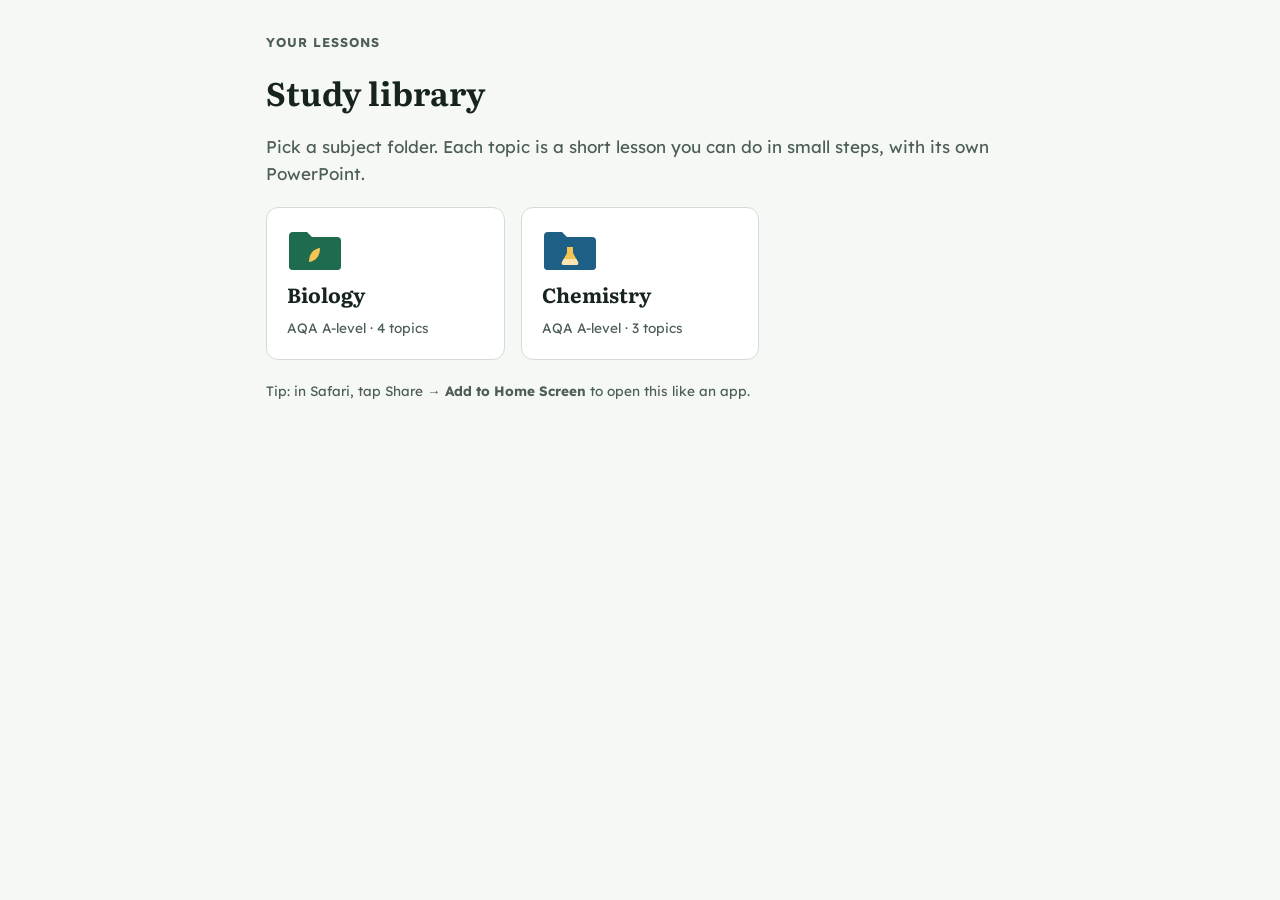
<file: index.html>
<!doctype html>
<html lang="en-GB">
<head>
<meta charset="utf-8">
<meta name="viewport" content="width=device-width,initial-scale=1,viewport-fit=cover">
<meta name="theme-color" content="#1F6B4E">
<link rel="manifest" href="./manifest.webmanifest">
<link rel="apple-touch-icon" href="./assets/icon-180.png">
<link rel="icon" href="./assets/icon-192.png">
<meta name="apple-mobile-web-app-capable" content="yes">
<meta name="apple-mobile-web-app-title" content="Study">
<title>Study Library</title>
<link rel="stylesheet" href="./assets/lesson.css">
<link rel="stylesheet" href="./assets/shelf.css">
<link rel="preconnect" href="https://fonts.googleapis.com">
<link rel="preconnect" href="https://fonts.gstatic.com" crossorigin>
<link rel="stylesheet" href="https://fonts.googleapis.com/css2?family=Lexend:wght@400;700&family=Literata:opsz,wght@7..72,500;7..72,700&display=swap">
</head>
<body>
<main class="shelf">
  <p class="eyebrow">Your lessons</p>
  <h1>Study library</h1>
  <p class="muted">Pick a subject folder. Each topic is a short lesson you can do in small steps, with its own PowerPoint.</p>
  <div class="grid">
    <a class="tile" href="biology/">
      <svg class="folder" viewBox="0 0 56 44" aria-hidden="true"><path d="M2 8a4 4 0 0 1 4-4h14l5 5h25a4 4 0 0 1 4 4v25a4 4 0 0 1-4 4H6a4 4 0 0 1-4-4z" fill="var(--leaf)"/><path d="M2 15h52v23a4 4 0 0 1-4 4H6a4 4 0 0 1-4-4z" fill="var(--leaf)" opacity=".75"/><path d="M33 20c-7 1-11 6-11 14 7-1 11-6 11-14z" fill="var(--sun-fill)"/></svg>
      <h2>Biology</h2>
      <span class="meta">AQA A-level · <span id="bioCount">4 topics</span></span>
    </a>
    <a class="tile" href="chemistry/">
      <svg class="folder" viewBox="0 0 56 44" aria-hidden="true"><path d="M2 8a4 4 0 0 1 4-4h14l5 5h25a4 4 0 0 1 4 4v25a4 4 0 0 1-4 4H6a4 4 0 0 1-4-4z" fill="#1E5F86"/><path d="M2 15h52v23a4 4 0 0 1-4 4H6a4 4 0 0 1-4-4z" fill="#1E5F86" opacity=".75"/><path d="M25 19h6v6l5 9a2 2 0 0 1-2 3H22a2 2 0 0 1-2-3l5-9z" fill="var(--sun-fill)"/><path d="M21.5 31h13l1.5 3a2 2 0 0 1-2 3H22a2 2 0 0 1-2-3z" fill="#fff" opacity=".55"/></svg>
      <h2>Chemistry</h2>
      <span class="meta">AQA A-level · 3 topics</span>
    </a>
  </div>
  <p class="hint-ios">Tip: in Safari, tap Share → <b>Add to Home Screen</b> to open this like an app.</p>
</main>
</body>
</html>
</file>
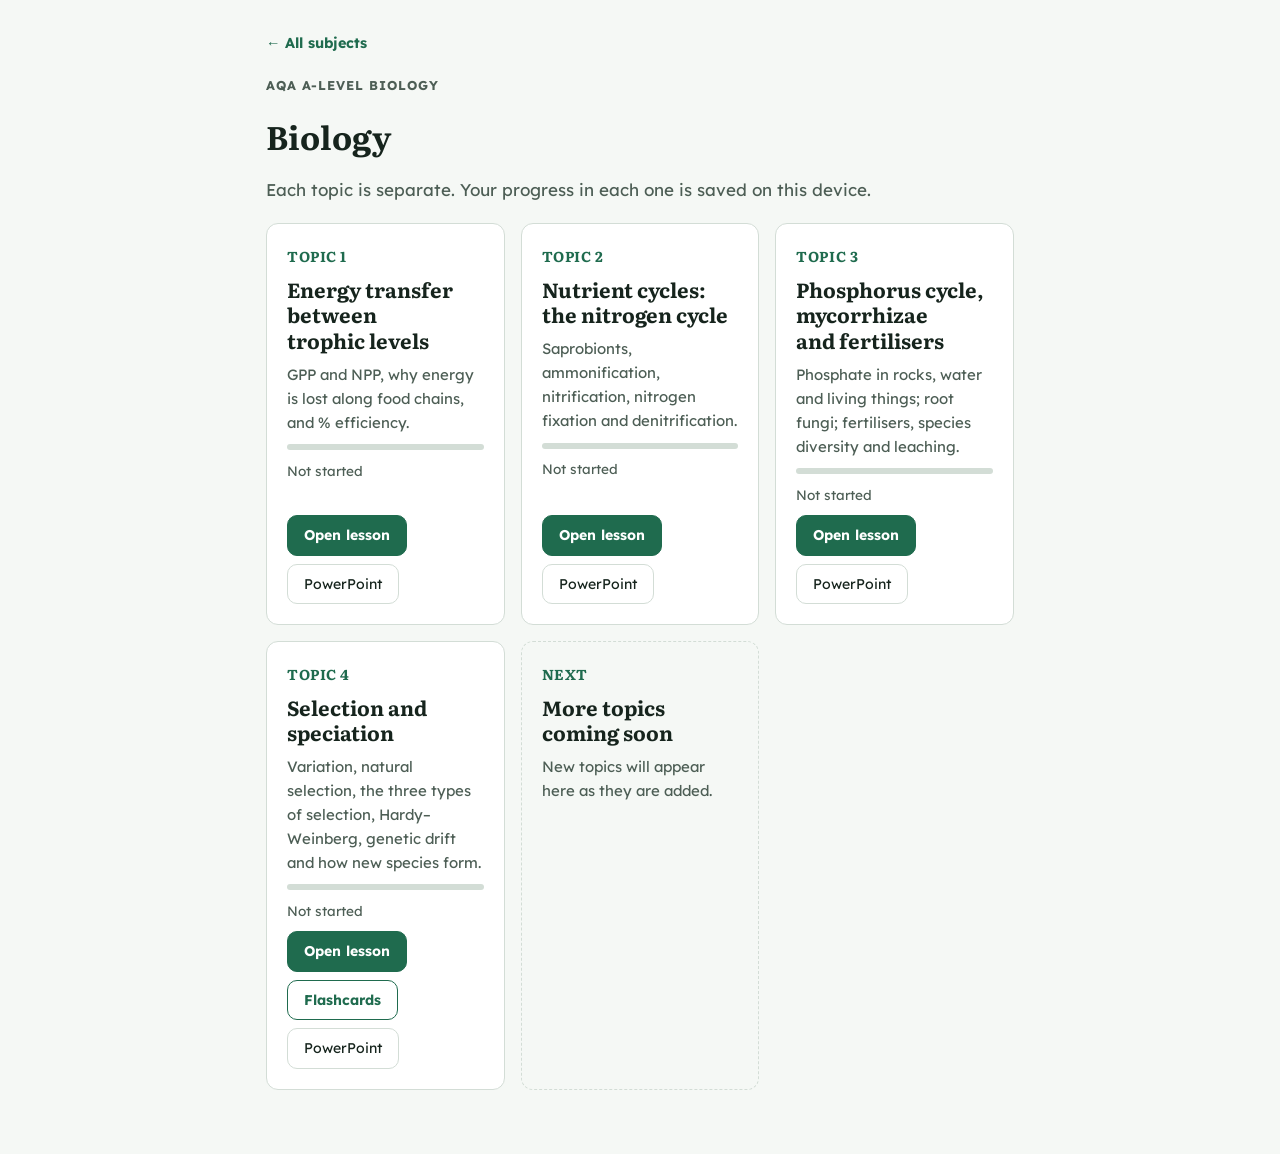
<file: biology/index.html>
<!doctype html>
<html lang="en-GB">
<head>
<meta charset="utf-8">
<meta name="viewport" content="width=device-width,initial-scale=1,viewport-fit=cover">
<meta name="theme-color" content="#1F6B4E">
<link rel="manifest" href="../manifest.webmanifest">
<link rel="apple-touch-icon" href="../assets/icon-180.png">
<link rel="icon" href="../assets/icon-192.png">
<meta name="apple-mobile-web-app-capable" content="yes">
<meta name="apple-mobile-web-app-title" content="Study">
<title>Biology Topics</title>
<link rel="stylesheet" href="../assets/lesson.css">
<link rel="stylesheet" href="../assets/shelf.css">
<link rel="preconnect" href="https://fonts.googleapis.com">
<link rel="preconnect" href="https://fonts.gstatic.com" crossorigin>
<link rel="stylesheet" href="https://fonts.googleapis.com/css2?family=Lexend:wght@400;700&family=Literata:opsz,wght@7..72,500;7..72,700&display=swap">
</head>
<body>
<main class="shelf">
  <a class="back crumb" href="../">← All subjects</a>
  <p class="eyebrow">AQA A-level Biology</p>
  <h1>Biology</h1>
  <p class="muted">Each topic is separate. Your progress in each one is saved on this device.</p>
  <div class="grid" id="topics"></div>
</main>
<script>
/* To add a topic: add one entry here and a folder with its index.html and PowerPoint. */
const TOPICS=[
  {slug:'energy-transfer', key:'energy-transfer-v1', title:'Energy transfer between trophic levels', blurb:'GPP and NPP, why energy is lost along food chains, and % efficiency.', pptx:'Energy-transfer-lesson.pptx', sections:5},
  {slug:'nutrient-cycles', key:'nutrient-cycles-v1', title:'Nutrient cycles: the nitrogen cycle', blurb:'Saprobionts, ammonification, nitrification, nitrogen fixation and denitrification.', pptx:'Nutrient-cycles-lesson.pptx', sections:5},
  {slug:'phosphorus-cycle', key:'phosphorus-cycle-v1', title:'Phosphorus cycle, mycorrhizae and fertilisers', blurb:'Phosphate in rocks, water and living things; root fungi; fertilisers, species diversity and leaching.', pptx:'Phosphorus-cycle-lesson.pptx', sections:5},
  {slug:'selection-speciation', key:'selection-speciation-v1', title:'Selection and speciation', blurb:'Variation, natural selection, the three types of selection, Hardy–Weinberg, genetic drift and how new species form.', pptx:'Selection-speciation-lesson.pptx', sections:8, flash:'flashcards.html'}
];
const wrap=document.getElementById('topics');
TOPICS.forEach((t,i)=>{
  let done=0, started=false;
  try{const s=JSON.parse(localStorage.getItem(t.key)||'null'); if(s){started=true; done=Object.values(s.done||{}).filter(Boolean).length;}}catch(e){}
  const pct=Math.round(Math.min(done,t.sections)/t.sections*100);
  const status=done>=t.sections?'✓ Finished':started?done+' of '+t.sections+' sections done':'Not started';
  const el=document.createElement('div'); el.className='tile';
  el.innerHTML='<span class="num">TOPIC '+(i+1)+'</span><h3>'+t.title+'</h3><p class="small muted">'+t.blurb+'</p>'+
    '<div class="bar2" role="progressbar" aria-label="Progress" aria-valuemin="0" aria-valuemax="100" aria-valuenow="'+pct+'"><i style="width:'+pct+'%"></i></div><span class="meta">'+status+'</span>'+
    '<div class="actions"><a class="btn solid" style="text-decoration:none" href="'+t.slug+'/">'+(started?'Continue':'Open lesson')+'</a>'+(t.flash?'<a class="btn" style="text-decoration:none" href="'+t.slug+'/'+t.flash+'">Flashcards</a>':'')+'<a class="btn quiet" style="text-decoration:none" href="'+t.slug+'/'+t.pptx+'" download>PowerPoint</a></div>';
  wrap.appendChild(el);
});
const soon=document.createElement('div'); soon.className='tile soon';
soon.innerHTML='<span class="num">NEXT</span><h3>More topics coming soon</h3><p class="small muted">New topics will appear here as they are added.</p>';
wrap.appendChild(soon);
</script>
</body>
</html>
</file>
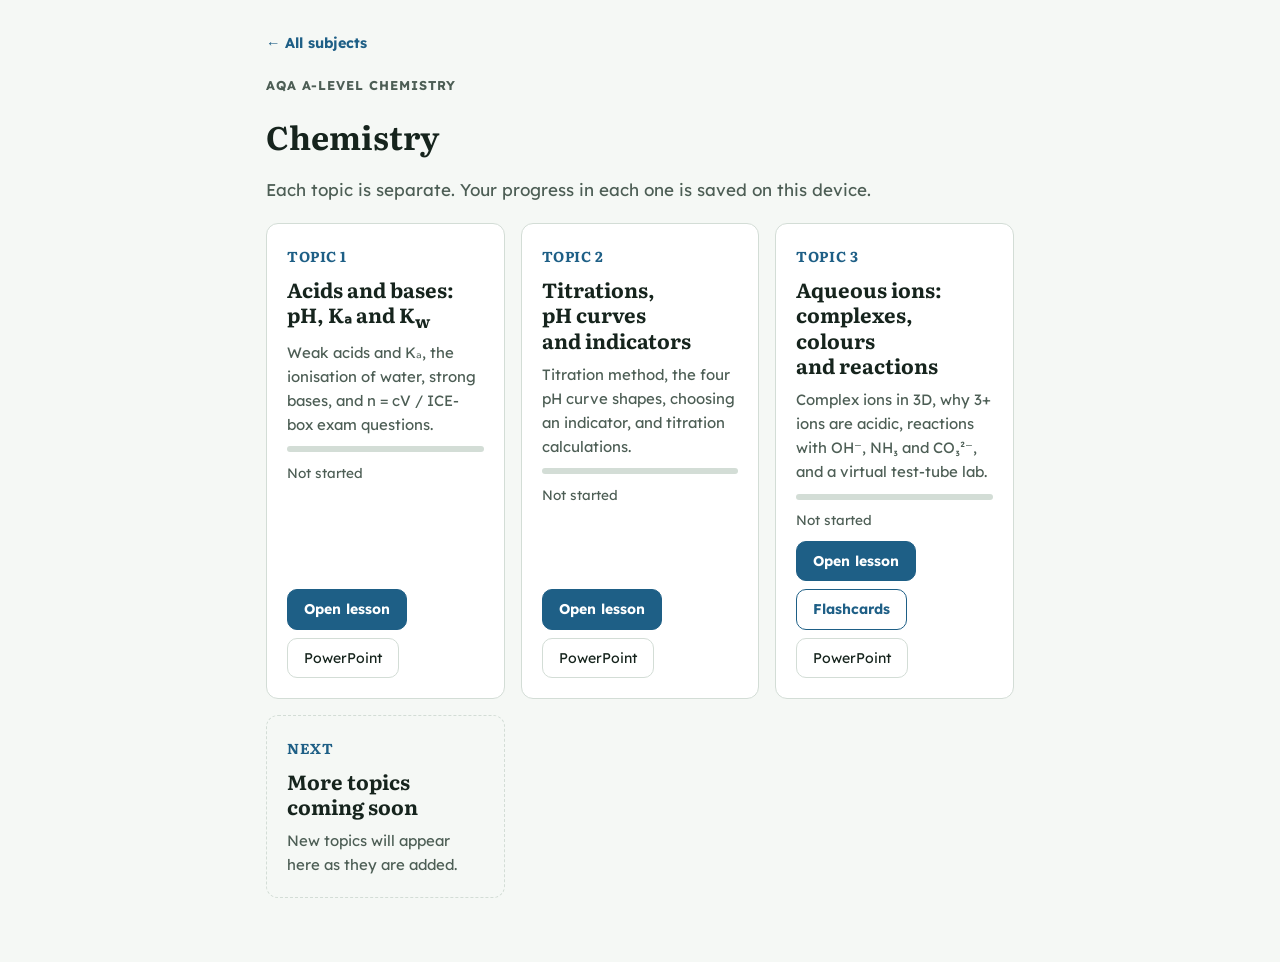
<file: chemistry/index.html>
<!doctype html>
<html lang="en-GB" data-subject="chem">
<head>
<meta charset="utf-8">
<meta name="viewport" content="width=device-width,initial-scale=1,viewport-fit=cover">
<meta name="theme-color" content="#1E5F86">
<link rel="manifest" href="../manifest.webmanifest">
<link rel="apple-touch-icon" href="../assets/icon-180.png">
<link rel="icon" href="../assets/icon-192.png">
<meta name="apple-mobile-web-app-capable" content="yes">
<meta name="apple-mobile-web-app-title" content="Study">
<title>Chemistry Topics</title>
<link rel="stylesheet" href="../assets/lesson.css">
<link rel="stylesheet" href="../assets/shelf.css">
<link rel="preconnect" href="https://fonts.googleapis.com">
<link rel="preconnect" href="https://fonts.gstatic.com" crossorigin>
<link rel="stylesheet" href="https://fonts.googleapis.com/css2?family=Lexend:wght@400;700&family=Literata:opsz,wght@7..72,500;7..72,700&display=swap">
</head>
<body>
<main class="shelf">
  <a class="back crumb" href="../">← All subjects</a>
  <p class="eyebrow">AQA A-level Chemistry</p>
  <h1>Chemistry</h1>
  <p class="muted">Each topic is separate. Your progress in each one is saved on this device.</p>
  <div class="grid" id="topics"></div>
</main>
<script>
/* To add a topic: add one entry here and a folder with its index.html and PowerPoint. */
const TOPICS=[
  {slug:'acids-bases-ph', key:'acids-bases-ph-v1', title:'Acids and bases: pH, Kₐ and K<sub>w</sub>', blurb:'Weak acids and Kₐ, the ionisation of water, strong bases, and n = cV / ICE-box exam questions.', pptx:'Acids-bases-pH-lesson.pptx', sections:7},
  {slug:'titrations', key:'titrations-v1', title:'Titrations, pH curves and indicators', blurb:'Titration method, the four pH curve shapes, choosing an indicator, and titration calculations.', pptx:'Titrations-lesson.pptx', sections:6},
  {slug:'aqueous-ions', key:'aqueous-ions-v1', title:'Aqueous ions: complexes, colours and reactions', blurb:'Complex ions in 3D, why 3+ ions are acidic, reactions with OH⁻, NH₃ and CO₃²⁻, and a virtual test-tube lab.', pptx:'Aqueous-ions-lesson.pptx', sections:9, flash:'flashcards.html'}
];
const wrap=document.getElementById('topics');
TOPICS.forEach((t,i)=>{
  let done=0, started=false;
  try{const s=JSON.parse(localStorage.getItem(t.key)||'null'); if(s){started=true; done=Object.values(s.done||{}).filter(Boolean).length;}}catch(e){}
  const pct=Math.round(Math.min(done,t.sections)/t.sections*100);
  const status=done>=t.sections?'✓ Finished':started?done+' of '+t.sections+' sections done':'Not started';
  const el=document.createElement('div'); el.className='tile';
  el.innerHTML='<span class="num">TOPIC '+(i+1)+'</span><h3>'+t.title+'</h3><p class="small muted">'+t.blurb+'</p>'+
    '<div class="bar2" role="progressbar" aria-label="Progress" aria-valuemin="0" aria-valuemax="100" aria-valuenow="'+pct+'"><i style="width:'+pct+'%"></i></div><span class="meta">'+status+'</span>'+
    '<div class="actions"><a class="btn solid" style="text-decoration:none" href="'+t.slug+'/">'+(started?'Continue':'Open lesson')+'</a>'+(t.flash?'<a class="btn" style="text-decoration:none" href="'+t.slug+'/'+t.flash+'">Flashcards</a>':'')+'<a class="btn quiet" style="text-decoration:none" href="'+t.slug+'/'+t.pptx+'" download>PowerPoint</a></div>';
  wrap.appendChild(el);
});
const soon=document.createElement('div'); soon.className='tile soon';
soon.innerHTML='<span class="num">NEXT</span><h3>More topics coming soon</h3><p class="small muted">New topics will appear here as they are added.</p>';
wrap.appendChild(soon);
</script>
</body>
</html>
</file>
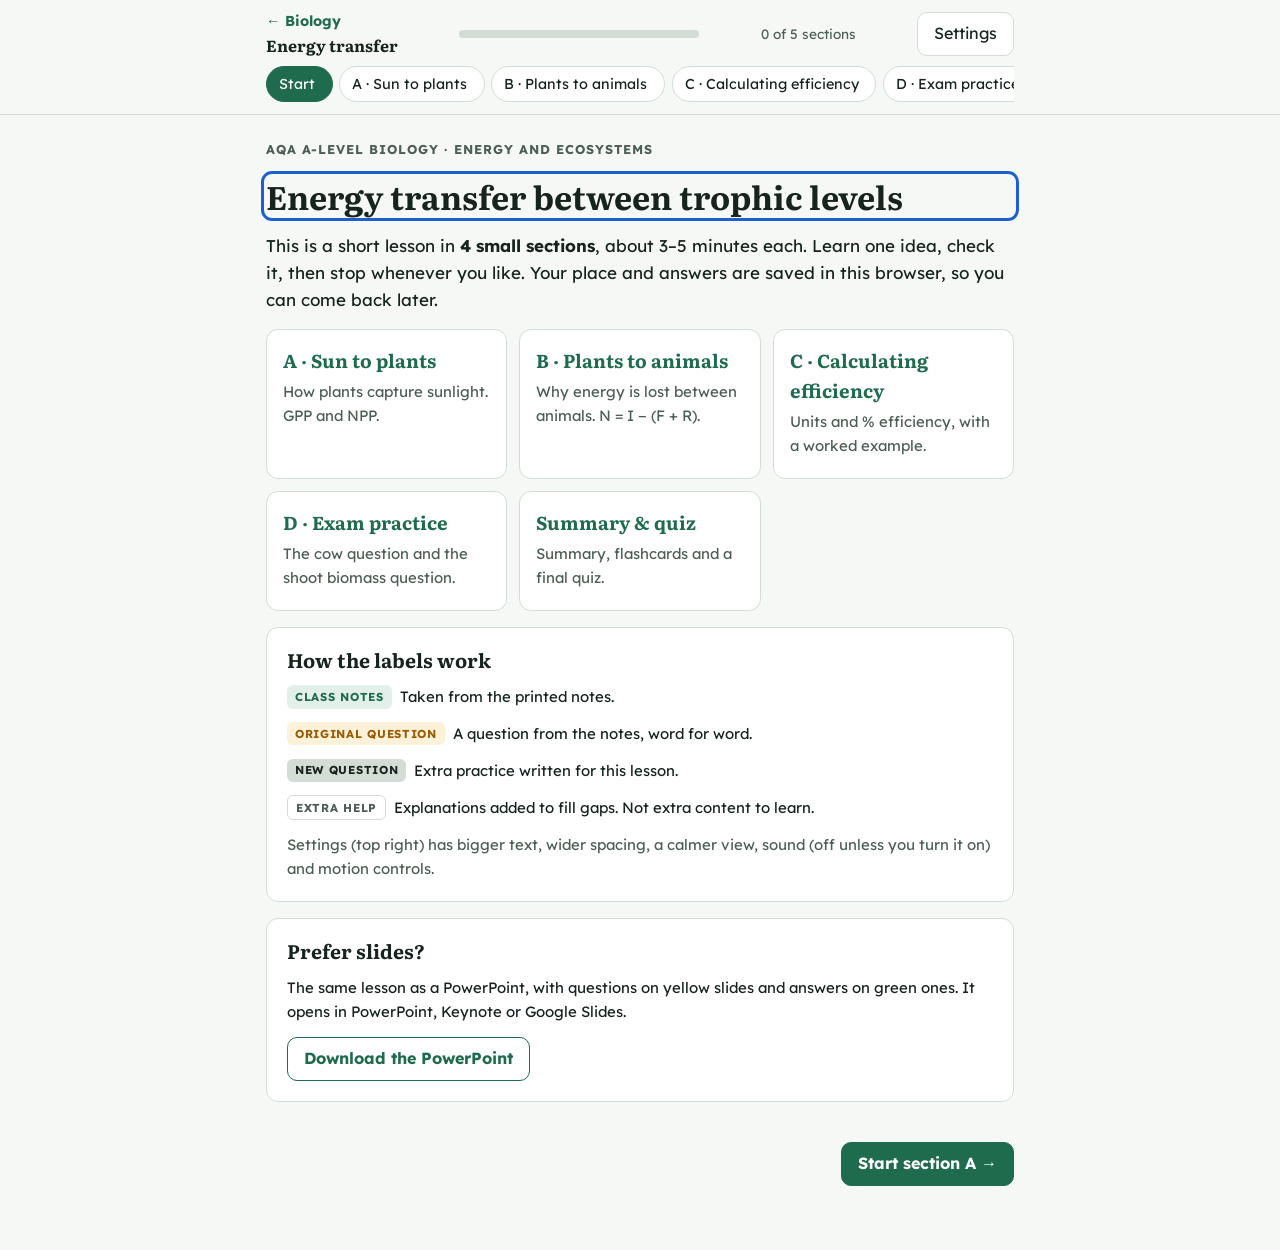
<file: biology/energy-transfer/index.html>
<!doctype html>
<html lang="en-GB">
<head>
<meta charset="utf-8">
<meta name="viewport" content="width=device-width,initial-scale=1,viewport-fit=cover">
<meta name="theme-color" content="#1F6B4E">
<link rel="manifest" href="../../manifest.webmanifest">
<link rel="apple-touch-icon" href="../../assets/icon-180.png">
<link rel="icon" href="../../assets/icon-192.png">
<meta name="apple-mobile-web-app-capable" content="yes">
<meta name="apple-mobile-web-app-title" content="Study">
<title>Energy Transfer · Biology</title>
<link rel="stylesheet" href="../../assets/lesson.css">
<link rel="preconnect" href="https://fonts.googleapis.com">
<link rel="preconnect" href="https://fonts.gstatic.com" crossorigin>
<link rel="stylesheet" href="https://fonts.googleapis.com/css2?family=Lexend:wght@400;700&family=Literata:opsz,wght@7..72,500;7..72,700&display=swap">


</head>
<body data-lesson="energy-transfer-v1">
<svg width="0" height="0" style="position:absolute" aria-hidden="true" focusable="false"><defs><marker id="ah" viewBox="0 0 10 10" refX="8" refY="5" markerWidth="6" markerHeight="6" orient="auto-start-reverse"><path d="M0 0 L10 5 L0 10 z" fill="var(--muted)"/></marker></defs></svg>
<header class="bar">
  <div class="bar-in">
    <div class="bar-top">
      <div class="brandwrap"><a class="back" href="../">← Biology</a><span class="brand">Energy transfer</span></div>
      <div class="prog" role="progressbar" aria-label="Lesson progress" aria-valuemin="0" aria-valuemax="100" aria-valuenow="0"><i id="progfill"></i></div>
      <span class="progtxt" id="progtxt">0 of 5 sections</span>
      <button class="btn quiet" id="openSettings" aria-haspopup="dialog">Settings</button>
    </div>
    <nav class="tabs" aria-label="Lesson sections" id="tabs"></nav>
  </div>
</header>

<main class="wrap" id="main">

<!-- ============ START ============ -->
<section class="screen stack" data-sec="start" data-name="Start">
  <p class="eyebrow">AQA A-level Biology · Energy and ecosystems</p>
  <h1>Energy transfer between trophic levels</h1>
  <p>This is a short lesson in <b>4 small sections</b>, about 3–5 minutes each. Learn one idea, check it, then stop whenever you like. Your place and answers are saved in this browser, so you can come back later.</p>
  <div id="resumeBox" hidden class="tip"><b>Welcome back</b><span id="resumeTxt"></span> <button class="btn solid" id="resumeBtn" style="margin-top:.5rem">Carry on where I stopped</button></div>
  <div class="map" id="map"></div>
  <div class="card">
    <h3>How the labels work</h3>
    <div class="row"><span class="tag notes">Class notes</span><span class="small">Taken from the printed notes.</span></div>
    <div class="row"><span class="tag orig">Original question</span><span class="small">A question from the notes, word for word.</span></div>
    <div class="row"><span class="tag new">New question</span><span class="small">Extra practice written for this lesson.</span></div>
    <div class="row"><span class="tag extra">Extra help</span><span class="small">Explanations added to fill gaps. Not extra content to learn.</span></div>
    <p class="small muted">Settings (top right) has bigger text, wider spacing, a calmer view, sound (off unless you turn it on) and motion controls.</p>
  </div>
  <div class="card"><h3>Prefer slides?</h3><p class="small">The same lesson as a PowerPoint, with questions on yellow slides and answers on green ones. It opens in PowerPoint, Keynote or Google Slides.</p><div class="row"><a class="btn" href="Energy-transfer-lesson.pptx" download style="text-decoration:none">Download the PowerPoint</a></div></div>
  <div class="pager"><span></span><button class="btn solid" data-go="A">Start section A →</button></div>
</section>

<!-- ============ A ============ -->
<section class="screen stack" data-sec="A" data-blurb="How plants capture sunlight. GPP and NPP." data-name="A · Sun to plants" hidden>
  <p class="eyebrow">Section A · about 5 minutes</p>
  <h2>From sunlight to plant biomass</h2>

  <div class="card" data-read>
    <div class="card-h"><h3>The big idea</h3><span class="tag notes">Class notes</span></div>
    <p>A <b>trophic level</b> is an organism's <b>position in the food chain</b> (or food web): producer, primary consumer, secondary consumer and so on.</p>
    <p>Energy is <b>lost at each trophic level</b>. Energy is never destroyed. It leaves the food chain, mostly as <b>heat</b>, so less is passed on at each step.</p>
    <div class="tip"><b>Extra help · link to what you know</b>Photosynthesis turns light energy into chemical energy stored in organic molecules: glucose, cellulose, starch, amino acids, DNA and so on. That stored chemical energy is what gets passed along the food chain.</div>
    <button class="listen" type="button">Read aloud</button>
  </div>

  <div class="card picker" data-read><script type="application/json">{"sun1": "<b>1 · Reflected.</b> Some of the light energy is reflected off the leaf surface and never enters the leaf.", "sun2": "<b>2 · Absorbed by the atmosphere.</b> Some light energy may be absorbed by gases or water vapour <b>in the atmosphere</b> before it reaches the plant.", "sun3": "<b>3 · Wrong wavelength.</b> Some of the light energy is the wrong wavelength. Chlorophyll can only absorb certain wavelengths.", "sun4": "<b>4 · Does not strike chlorophyll.</b> Some light passes through the leaf or lands where there is no chlorophyll, so it cannot be absorbed."}</script>
    <div class="card-h"><h3>Only about 1–3% of sunlight is captured</h3><span class="tag notes">Class notes</span></div>
    <p>Only about <b>1–3%</b> of the available sunlight is trapped by photosynthesis. Tap each numbered arrow to see where the rest goes.</p>
    <div class="fig narrow">
      <svg viewBox="0 0 520 250" role="img" aria-labelledby="sunT">
        <title id="sunT">Sunlight reaching a leaf. Four arrows show light that is not captured: reflected, absorbed by the atmosphere, wrong wavelength, misses chlorophyll. A small arrow shows 1 to 3 percent captured.</title>
        <circle cx="60" cy="60" r="34" fill="var(--sun-fill)"/>
        <text x="60" y="65" text-anchor="middle" font-size="15" font-weight="700">Sun</text>
        <line x1="95" y1="80" x2="300" y2="165" stroke="var(--sun)" stroke-width="8" stroke-linecap="round"/>
        <path d="M300 165 C 360 120, 450 130, 490 170 C 440 215, 350 215, 300 165 Z" fill="var(--leaf)"/>
        <text x="395" y="176" text-anchor="middle" font-size="15" font-weight="700" fill="var(--surface)" style="fill:var(--surface)">Producer</text>
        <text x="395" y="236" text-anchor="middle" font-size="14" font-weight="700" fill="var(--leaf)" style="fill:var(--leaf)">1–3% → chemical energy</text>
        <g class="flow-node" data-pick="sun1" tabindex="0" role="button" aria-label="Reason 1">
          <line x1="250" y1="145" x2="270" y2="40" stroke="var(--heat)" stroke-width="3" marker-end="url(#ah)"/><circle cx="270" cy="30" r="14" fill="var(--heat)"/><text x="270" y="35" text-anchor="middle" font-size="14" font-weight="700" style="fill:var(--surface)">1</text></g>
        <g class="flow-node" data-pick="sun2" tabindex="0" role="button" aria-label="Reason 2">
          <circle cx="170" cy="112" r="14" fill="var(--heat)"/><text x="170" y="117" text-anchor="middle" font-size="14" font-weight="700" style="fill:var(--surface)">2</text></g>
        <g class="flow-node" data-pick="sun3" tabindex="0" role="button" aria-label="Reason 3">
          <line x1="300" y1="165" x2="380" y2="60" stroke="var(--heat)" stroke-width="3"/><circle cx="388" cy="50" r="14" fill="var(--heat)"/><text x="388" y="55" text-anchor="middle" font-size="14" font-weight="700" style="fill:var(--surface)">3</text></g>
        <g class="flow-node" data-pick="sun4" tabindex="0" role="button" aria-label="Reason 4">
          <line x1="300" y1="165" x2="250" y2="225" stroke="var(--heat)" stroke-width="3"/><circle cx="240" cy="232" r="14" fill="var(--heat)"/><text x="240" y="237" text-anchor="middle" font-size="14" font-weight="700" style="fill:var(--surface)">4</text></g>
      </svg>
    </div>
    <div class="chips" role="group" aria-label="Choose a reason">
      <button data-pick="sun1" aria-pressed="false">1 Reflected</button>
      <button data-pick="sun2" aria-pressed="false">2 Atmosphere</button>
      <button data-pick="sun3" aria-pressed="false">3 Wrong wavelength</button>
      <button data-pick="sun4" aria-pressed="false">4 Misses chlorophyll</button>
    </div>
    <div class="fb explain picker-out" aria-live="polite">Pick a number to see the reason.</div>
    <div class="tip"><b>Exam tip</b>Learn the four reasons as a list. "Explain why so little light energy is used" questions want these.</div>
    <button class="listen" type="button">Read aloud</button>
  </div>

  <div class="card" data-read>
    <div class="card-h"><h3>GPP and NPP</h3><span class="tag notes">Class notes</span></div>
    <dl class="def"><dt>Gross primary production (GPP)</dt><dd>Chemical energy store in plant biomass in a given area or volume. (This is the energy captured by <b>photosynthesis</b>.)</dd></dl>
    <dl class="def"><dt>Net primary production (NPP)</dt><dd>The chemical energy store in plant biomass after respiratory losses to the environment.</dd></dl>
    <div class="formula">NPP = GPP − R</div>
    <p class="small muted" style="text-align:center">R is respiratory losses</p>
    <div class="tip"><b>Extra help · why subtract R?</b>Picture a bucket being filled by a tap (photosynthesis = GPP) with a leak in the side (the plant's own respiration = R). The plant needs to respire to stay alive, and that energy ends up as heat. What stays in the bucket is <b>NPP</b>.</div>
    <p><b>This NPP is available for:</b></p>
    <ol class="clean" type="a"><li>Plant growth</li><li>Plant reproduction</li><li>Other trophic levels, e.g. herbivores or decomposers</li></ol>
    <p class="small"><span class="tag notes">Handwritten note</span> NPP (biomass) may be passed on to the next (trophic) level, i.e. the primary consumer. There are large energy losses in this transfer.</p>
    <button class="listen" type="button">Read aloud</button>
  </div>

  <h3 style="margin-top:.5rem">Check A</h3>

  <div class="card" data-q="A1" data-label="A · Name for converted light energy">
    <div class="card-h"><span class="tag orig">Original question</span></div>
    <p class="qtext">The light energy which is converted into chemical energy in the form of organic molecules (glucose / cellulose / starch / amino acids / DNA etc.) is called:</p>
    <textarea aria-label="Your answer" placeholder="Type your answer"></textarea>
    <button class="btn" data-model>Compare with model answer</button>
    <div class="reveal-body" hidden>
      <p><b>Gross primary production (GPP).</b></p>
      <p>Why: it is the <b>total</b> chemical energy stored by photosynthesis, before the plant has used any of it for respiration.</p>
      <p class="small muted">Your notes have "photosynthesis" written here. That is the <b>process</b>. The question asks for the <b>name of the energy</b>, which is GPP.</p>
    </div>
  </div>

  <div class="card" data-q="A2" data-label="A · What NPP is available for">
    <div class="card-h"><span class="tag orig">Original question</span></div>
    <p class="qtext">This NPP is available for: a) … b) … c) …</p>
    <textarea aria-label="Your answer" placeholder="List three things"></textarea>
    <button class="btn" data-model>Compare with model answer</button>
    <div class="reveal-body" hidden>
      <p>a) <b>Plant growth</b> · b) <b>Plant reproduction</b> · c) <b>Other trophic levels</b>, e.g. herbivores or decomposers.</p>
      <p>Why: NPP is the energy left over after respiration, so it is the only energy that can build new biomass. Animals and decomposers can only get energy from that new biomass.</p>
    </div>
  </div>

  <div class="card mcq" data-q="A3" data-label="A · Which is not a reason light is not used" data-answer="d">
    <div class="card-h"><span class="tag new">New question</span></div>
    <p class="qtext">Which of these is <u>not</u> a reason most sunlight is not used in photosynthesis?</p>
    <div class="opts">
      <button data-o="a" data-fb="This is a real reason. Some light is reflected off the leaf.">Some light is reflected</button>
      <button data-o="b" data-fb="This is a real reason. Some light is absorbed by gases or water vapour in the atmosphere before it reaches the plant.">Some light is absorbed by the atmosphere</button>
      <button data-o="c" data-fb="This is a real reason. Chlorophyll only absorbs certain wavelengths.">Some light is the wrong wavelength</button>
      <button data-o="d" data-fb="Correct. Energy can never be destroyed. It is reflected, absorbed elsewhere or not captured, but it still exists.">Some light energy is destroyed</button>
    </div>
    <div class="fb" hidden aria-live="polite"></div>
  </div>

  <div class="card num" data-q="A4" data-label="A · Calculate NPP" data-answer="8000" data-tol="0.5">
    <div class="card-h"><span class="tag new">New question</span></div>
    <p class="qtext">A grassland has a GPP of 20 000 kJ m<sup>−2</sup> year<sup>−1</sup>. The plants lose 12 000 kJ m<sup>−2</sup> year<sup>−1</sup> in respiration. Calculate the NPP.</p>
    <div class="answer-line"><input type="text" inputmode="decimal" class="numin" aria-label="NPP in kJ per metre squared per year"><span class="small">kJ m<sup>−2</sup> year<sup>−1</sup></span><button class="btn" data-check>Check</button></div>
    <div class="fb" hidden aria-live="polite"></div>
    <div class="hintbox" data-hints='["Which formula links GPP, NPP and R?","NPP = GPP − R","20 000 − 12 000 = 8 000 kJ m⁻² year⁻¹"]'><button class="btn quiet" data-hint>Show a hint</button></div>
  </div>

  <div class="done-row"><button class="btn solid" data-complete="A">Mark section A done</button><span class="small muted">You can take a break here.</span></div>
  <div class="pager"><button class="btn quiet" data-go="start">← Start</button><button class="btn" data-go="B">Section B →</button></div>
</section>

<!-- ============ B ============ -->
<section class="screen stack" data-sec="B" data-blurb="Why energy is lost between animals. N = I − (F + R)." data-name="B · Plants to animals" hidden>
  <p class="eyebrow">Section B · about 5 minutes</p>
  <h2>Why so much energy is lost along a food chain</h2>

  <div class="card stepper" data-read><script type="application/json">{"steps": ["Press \"Show next step\" to start at the Sun.", "<b>Sun → producers: 1–3%.</b> Most sunlight is never captured (Section A).", "<b>Producers → primary consumers: 5–10%.</b> Much plant material is indigestible or not eaten.", "<b>Primary → secondary consumers: 15–20%.</b> Animal tissue is easier to digest, so more is passed on.", "<b>Secondary → tertiary consumers: 15–20%.</b> At every level, energy is lost as <b>heat during respiration</b> (the downward arrows).", "<b>Decomposers and detritivores</b> feed on faeces, urine and dead organisms. They get the energy the consumers did not use."]}</script>
    <div class="card-h"><h3>Energy flow through a food chain</h3><span class="tag notes">Class notes · Figure 1</span></div>
    <p>Step through the chain. The percentages show roughly how much energy passes to the next level.</p>
    <div class="fig">
      <svg viewBox="0 0 700 230" role="img" aria-labelledby="chainT" id="chainSvg">
        <title id="chainT">Sun to primary producers 1 to 3 percent; producers to primary consumers 5 to 10 percent; primary to secondary consumers 15 to 20 percent; secondary to tertiary consumers 15 to 20 percent. Each level loses energy as heat during respiration. Decomposers and detritivores feed on faeces, urine and dead organisms.</title>
        
        <rect x="320" y="6" width="370" height="34" rx="8" fill="var(--bg)" stroke="var(--line)" data-step="5"/>
        <text x="505" y="28" text-anchor="middle" font-size="13" data-step="5">Decomposers &amp; detritivores (faeces, urine, dead organisms)</text>
        <circle cx="45" cy="105" r="32" fill="var(--sun-fill)"/><text x="45" y="110" text-anchor="middle" font-size="14" font-weight="700">Sun</text>
        <g data-step="1"><line x1="80" y1="105" x2="122" y2="105" stroke="var(--muted)" stroke-width="2.5" marker-end="url(#ah)"/><text x="101" y="92" text-anchor="middle" font-size="13" font-weight="700">1–3%</text>
          <rect x="125" y="80" width="105" height="50" rx="8" fill="var(--leaf-soft)" stroke="var(--leaf)"/><text x="177" y="102" text-anchor="middle" font-size="13" font-weight="700">Primary</text><text x="177" y="119" text-anchor="middle" font-size="13" font-weight="700">producers</text>
          <line x1="177" y1="132" x2="177" y2="180" stroke="var(--heat)" stroke-width="2.5" marker-end="url(#ah)"/></g>
        <g data-step="2"><line x1="232" y1="105" x2="272" y2="105" stroke="var(--muted)" stroke-width="2.5" marker-end="url(#ah)"/><text x="252" y="92" text-anchor="middle" font-size="13" font-weight="700">5–10%</text>
          <rect x="275" y="80" width="105" height="50" rx="8" fill="var(--leaf-soft)" stroke="var(--leaf)"/><text x="327" y="102" text-anchor="middle" font-size="13" font-weight="700">Primary</text><text x="327" y="119" text-anchor="middle" font-size="13" font-weight="700">consumers</text>
          <line x1="327" y1="132" x2="327" y2="180" stroke="var(--heat)" stroke-width="2.5" marker-end="url(#ah)"/></g>
        <g data-step="3"><line x1="382" y1="105" x2="422" y2="105" stroke="var(--muted)" stroke-width="2.5" marker-end="url(#ah)"/><text x="402" y="92" text-anchor="middle" font-size="13" font-weight="700">15–20%</text>
          <rect x="425" y="80" width="105" height="50" rx="8" fill="var(--leaf-soft)" stroke="var(--leaf)"/><text x="477" y="102" text-anchor="middle" font-size="13" font-weight="700">Secondary</text><text x="477" y="119" text-anchor="middle" font-size="13" font-weight="700">consumers</text>
          <line x1="477" y1="132" x2="477" y2="180" stroke="var(--heat)" stroke-width="2.5" marker-end="url(#ah)"/></g>
        <g data-step="4"><line x1="532" y1="105" x2="572" y2="105" stroke="var(--muted)" stroke-width="2.5" marker-end="url(#ah)"/><text x="552" y="92" text-anchor="middle" font-size="13" font-weight="700">15–20%</text>
          <rect x="575" y="80" width="105" height="50" rx="8" fill="var(--leaf-soft)" stroke="var(--leaf)"/><text x="627" y="102" text-anchor="middle" font-size="13" font-weight="700">Tertiary</text><text x="627" y="119" text-anchor="middle" font-size="13" font-weight="700">consumers</text>
          <line x1="627" y1="132" x2="627" y2="180" stroke="var(--heat)" stroke-width="2.5" marker-end="url(#ah)"/></g>
        <text x="400" y="205" text-anchor="middle" font-size="14" font-weight="700" style="fill:var(--heat)" data-step="1">↓ energy lost as heat during respiration</text>
      </svg>
    </div>
    <p class="small muted swipe">Scroll the diagram sideways to see all of it.</p>
    <div class="row"><button class="btn" data-snext>Show next step</button><button class="btn quiet" data-sall>Show all</button></div>
    <p class="fb explain stepper-out" aria-live="polite"></p>
    <p class="small muted">These percentages are only rough averages. They vary a lot between plants, animals and habitats.</p>
    <button class="listen" type="button">Read aloud</button>
  </div>

  <div class="card" data-read>
    <div class="card-h"><h3>Where the energy goes at each step</h3><span class="tag notes">Class notes</span></div>
    <div class="chips" role="tablist" aria-label="Choose a transfer">
      <button role="tab" aria-pressed="true" data-tab="pp">Producer → primary consumer</button>
      <button role="tab" aria-pressed="false" data-tab="ps">Primary → secondary consumer</button>
    </div>
    <div data-panel="pp">
      <ol class="clean">
        <li>Large amounts of the plant may be <b>indigestible</b> and lost from the animal as <b>faeces</b>.</li>
        <li><b>Not all of the plant may be eaten</b> (roots, bark etc.).</li>
        <li>Some energy is lost in <b>excretion</b>, such as energy lost in <b>urine</b> (consumer).</li>
        <li>Energy lost in <b>respiration</b> and as <b>heat</b> to the environment.</li>
      </ol>
    </div>
    <div data-panel="ps" hidden>
      <ol class="clean">
        <li>Large amounts of the animal may be <b>indigestible</b>. Some of the net production therefore passes out in <b>faeces</b>.</li>
        <li><b>Not all of the animal may be eaten</b> (bones and organs).</li>
        <li>Some energy is lost in <b>excretion</b>, such as energy lost in <b>urine</b> (consumer).</li>
        <li>Energy lost in <b>respiration</b> and as <b>heat</b> to the environment.</li>
      </ol>
    </div>
    <p><b>Energy that is stored as new biomass is available to the next trophic level.</b></p>
    <div class="tip"><b>Extra help · spot the pattern</b>The four reasons are the same at both steps. Only the examples change: roots and bark for plants, bones and organs for animals. Plants contain a lot of indigestible material, which is part of why the first step (5–10%) is less efficient than later ones (15–20%).</div>
    <button class="listen" type="button">Read aloud</button>
  </div>

  <div class="card" data-read>
    <div class="card-h"><h3>Net production of consumers</h3><span class="tag notes">Class notes</span></div>
    <div class="formula">N = I − (F + R)</div>
    <ul class="clean">
      <li><b>N</b> is the net production</li>
      <li><b>I</b> is the chemical energy store of ingested food</li>
      <li><b>F</b> is the energy lost in faeces and urine</li>
      <li><b>R</b> is the energy lost in respiration</li>
    </ul>
    <div class="tip"><b>Extra help · in plain words</b>Take what the animal <b>eats</b>. Subtract what comes <b>out the other end</b> (faeces and urine) and what is <b>burned in respiration</b>. What's left is new animal tissue, the only part the next level can eat.</div>
    <div class="warn"><b>Common mistake</b>In this formula F covers faeces <b>and</b> urine. Some exam questions split urine out as a separate letter (the cow question uses <b>U</b>). Always read the key and subtract every loss.</div>
    <button class="listen" type="button">Read aloud</button>
  </div>

  <div class="card" data-read>
    <div class="card-h"><h3>So why are food chains short?</h3><span class="tag notes">Class notes · summary</span></div>
    <ul class="clean">
      <li>Energy transfer is <b>inefficient</b> and results in <b>large losses at each trophic level</b>.</li>
      <li>Food chains are therefore usually <b>no more than 4–5 trophic levels</b>, because there is not enough energy to support a <b>breeding population</b> at a higher trophic level.</li>
    </ul>
    <button class="listen" type="button">Read aloud</button>
  </div>

  <h3 style="margin-top:.5rem">Check B</h3>

  <div class="card num" data-q="B1" data-label="B · Net production N = I − (F + R)" data-answer="150" data-tol="0.5" data-traps='[[450,450,"You subtracted F but forgot R. N = I − (F + R), so take away both."],[550,550,"You subtracted R but forgot F (faeces and urine)."]]'>
    <div class="card-h"><span class="tag new">New question</span></div>
    <p class="qtext">A rabbit ingests 1 000 kJ of grass. It loses 550 kJ in faeces and urine and 300 kJ in respiration. Calculate its net production.</p>
    <div class="answer-line"><input type="text" inputmode="decimal" class="numin" aria-label="Net production in kJ"><span class="small">kJ</span><button class="btn" data-check>Check</button></div>
    <div class="fb" hidden aria-live="polite"></div>
    <div class="hintbox" data-hints='["Use N = I − (F + R). Which number is I?","I = 1 000, F = 550, R = 300","N = 1 000 − (550 + 300) = 1 000 − 850 = 150 kJ"]'><button class="btn quiet" data-hint>Show a hint</button></div>
  </div>

  <div class="card mcq" data-q="B2" data-label="B · Why producer→primary is least efficient" data-answer="b">
    <div class="card-h"><span class="tag new">New question</span></div>
    <p class="qtext">Why is the transfer from producers to primary consumers (5–10%) usually less efficient than from primary to secondary consumers (15–20%)?</p>
    <div class="opts">
      <button data-o="a" data-fb="Plants do respire, but this is about the consumer eating them. The key difference is what the consumer can digest.">Plants don't respire, so energy is wasted</button>
      <button data-o="b" data-fb="Correct. Large amounts of plant material are indigestible, so more energy is lost in faeces. Animal tissue is easier to digest.">More of a plant is indigestible, so more energy is lost in faeces</button>
      <button data-o="c" data-fb="Energy is never destroyed. It is transferred elsewhere, mainly as heat.">Energy is destroyed when plants are eaten</button>
      <button data-o="d" data-fb="Herbivores do lose energy in urine, but so do carnivores. That loss is in both lists, so it can't explain the difference.">Only herbivores produce urine</button>
    </div>
    <div class="fb" hidden aria-live="polite"></div>
  </div>

  <div class="card" data-q="B3" data-label="B · Why food chains are short">
    <div class="card-h"><span class="tag new">New question</span><span class="marks">[2 marks]</span></div>
    <p class="qtext">Explain why food chains rarely have more than 4 or 5 trophic levels.</p>
    <textarea aria-label="Your answer"></textarea>
    <button class="btn" data-model>Compare with model answer</button>
    <div class="reveal-body" hidden>
      <ol class="clean">
        <li>Energy is <b>lost at each trophic level</b>, e.g. as heat from respiration, in faeces and urine, and in parts not eaten. ✔</li>
        <li>So after 4–5 levels there is <b>not enough energy to support a breeding population</b> at a higher level. ✔</li>
      </ol>
      <p class="small muted">Check your answer against both points. Wording can differ. This is self-marking, so be fair and kind to yourself.</p>
    </div>
  </div>

  <div class="done-row"><button class="btn solid" data-complete="B">Mark section B done</button><span class="small muted">A good place for a break.</span></div>
  <div class="pager"><button class="btn quiet" data-go="A">← Section A</button><button class="btn" data-go="C">Section C →</button></div>
</section>

<!-- ============ C ============ -->
<section class="screen stack" data-sec="C" data-blurb="Units and % efficiency, with a worked example." data-name="C · Calculating efficiency" hidden>
  <p class="eyebrow">Section C · about 4 minutes</p>
  <h2>Calculating the efficiency of energy transfer</h2>

  <div class="card" data-read>
    <div class="card-h"><h3>Units: energy ÷ area ÷ time</h3><span class="tag notes">Class notes</span></div>
    <div class="map" style="grid-template-columns:repeat(auto-fit,minmax(200px,1fr))">
      <div class="def"><dt>On land</dt><dd style="font-size:1.2em"><b>kJ m<sup>−2</sup> year<sup>−1</sup></b></dd><dd class="small muted">per square metre (area)</dd></div>
      <div class="def"><dt>Aquatic ecosystems</dt><dd style="font-size:1.2em"><b>kJ m<sup>−3</sup> year<sup>−1</sup></b></dd><dd class="small muted">per cubic metre (volume of water)</dd></div>
    </div>
    <p>Each unit has three parts: <b>Energy</b> (kJ) · <b>Area</b> or volume (m<sup>−2</sup> or m<sup>−3</sup>) · <b>Time</b> (year<sup>−1</sup>).</p>
    <div class="tip"><b>Extra help · why m⁻³ in water?</b>Organisms live throughout the depth of a lake or sea, not just on a surface. So we measure per cube of water, not per square of ground.</div>
    <div class="formula">% efficiency = <span style="white-space:nowrap">energy available <u>after</u> transfer</span> ÷ <span style="white-space:nowrap">energy available <u>before</u> transfer</span> × 100</div>
    <button class="listen" type="button">Read aloud</button>
  </div>

  <div class="card">
    <div class="card-h"><h3>Worked example</h3><span class="tag notes">Class notes</span></div>
    <p>The energy flow for a food chain on land, in kJ m<sup>−2</sup> year<sup>−1</sup>:</p>
    <div class="fig narrow">
      <svg viewBox="0 0 420 200" role="img" aria-labelledby="exT">
        <title id="exT">Producers 6300, primary consumers 4032, secondary consumers 714, tertiary consumers 78, all in kilojoules per metre squared per year.</title>
        <g font-size="15">
          <rect x="10" y="8" width="400" height="38" rx="8" fill="var(--leaf-soft)"/><text x="30" y="33" font-weight="700">6300</text><text x="150" y="33">Producers</text>
          <rect x="10" y="56" width="400" height="38" rx="8" fill="var(--leaf-soft)"/><text x="30" y="81" font-weight="700">4032</text><text x="150" y="81">Primary consumers</text>
          <rect x="10" y="104" width="400" height="38" rx="8" fill="var(--sun-soft)" stroke="var(--sun)"/><text x="30" y="129" font-weight="700">714</text><text x="150" y="129">Secondary consumers</text>
          <rect x="10" y="152" width="400" height="38" rx="8" fill="var(--leaf-soft)"/><text x="30" y="177" font-weight="700">78</text><text x="150" y="177">Tertiary consumers</text>
        </g>
      </svg>
    </div>
    <p class="qtext">Find the percentage efficiency of energy transfer between primary and secondary consumers.</p>
    <ol class="clean steps" data-steps>
      <li><b>Step 1: find "after".</b> The energy that reaches the secondary consumers = <b>714</b> kJ m<sup>−2</sup> year<sup>−1</sup>.</li>
      <li><b>Step 2: find "before".</b> The energy that was available in the primary consumers = <b>4032</b> kJ m<sup>−2</sup> year<sup>−1</sup>.</li>
      <li><b>Step 3: divide after by before.</b> 714 ÷ 4032 = 0.1771</li>
      <li><b>Step 4: × 100.</b> 0.1771 × 100 = <b>17.7%</b> <span class="muted small">(this sits inside the 15–20% in Figure 1)</span></li>
    </ol>
    <div class="row"><button class="btn" data-stepnext>Show next step</button><button class="btn quiet" data-stepall>Show all</button></div>
    <div class="warn"><b>Common mistake</b>Putting the numbers upside down (4032 ÷ 714 = 565%). An efficiency can never be over 100%. If you get one, flip the fraction.</div>
  </div>

  <h3 style="margin-top:.5rem">Check C</h3>

  <div class="card num" data-q="C1" data-label="C · Efficiency secondary → tertiary" data-answer="10.9" data-tol="0.06" data-traps='[[910,920,"You divided before by after. Put the smaller, after-transfer number on top."],[0.1,0.115,"Nearly there. Don’t forget to × 100 to make a percentage."]]'>
    <div class="card-h"><span class="tag new">New question</span></div>
    <p class="qtext">Using the same food chain, calculate the percentage efficiency of energy transfer between secondary and tertiary consumers. Give your answer to 1 decimal place.</p>
    <div class="answer-line"><input type="text" inputmode="decimal" class="numin" aria-label="Percentage efficiency"><span class="small">%</span><button class="btn" data-check>Check</button></div>
    <div class="fb" hidden aria-live="polite"></div>
    <div class="hintbox" data-hints='["After = tertiary consumers. Before = secondary consumers.","78 ÷ 714 × 100","78 ÷ 714 = 0.1092 → × 100 = 10.9%"]'><button class="btn quiet" data-hint>Show a hint</button></div>
  </div>

  <div class="card num" data-q="C2" data-label="C · Efficiency producers → primary" data-answer="64" data-tol="0.06" data-traps='[[156,157,"You divided before by after. After-transfer number goes on top."]]'>
    <div class="card-h"><span class="tag new">New question</span></div>
    <p class="qtext">Now calculate the efficiency between producers and primary consumers.</p>
    <div class="answer-line"><input type="text" inputmode="decimal" class="numin" aria-label="Percentage efficiency"><span class="small">%</span><button class="btn" data-check>Check</button></div>
    <div class="fb" hidden aria-live="polite"></div>
    <div class="hintbox" data-hints='["After = primary consumers (4032). Before = producers (6300).","4032 ÷ 6300 × 100","= 64.0%. That is much higher than the 5–10% in Figure 1. Exam numbers are sometimes made up to practise the method, so trust your calculation."]'><button class="btn quiet" data-hint>Show a hint</button></div>
  </div>

  <div class="card mcq" data-q="C3" data-label="C · Units for a lake" data-answer="c">
    <div class="card-h"><span class="tag new">New question</span></div>
    <p class="qtext">Which units would you use for productivity in a lake?</p>
    <div class="opts">
      <button data-o="a" data-fb="This has no area/volume or time part. Productivity needs all three: energy, area or volume, and time.">kJ</button>
      <button data-o="b" data-fb="m⁻² is per area, used on land. In water we measure per volume.">kJ m⁻² year⁻¹</button>
      <button data-o="c" data-fb="Correct. Aquatic ecosystems are measured per cubic metre of water, per year.">kJ m⁻³ year⁻¹</button>
      <button data-o="d" data-fb="Close, but the energy unit should be kJ and the time unit year⁻¹. kJ m⁻³ year⁻¹ is the one in your notes.">m⁻³ year⁻¹</button>
    </div>
    <div class="fb" hidden aria-live="polite"></div>
  </div>

  <div class="done-row"><button class="btn solid" data-complete="C">Mark section C done</button><span class="small muted">Rest before the exam questions if you need to.</span></div>
  <div class="pager"><button class="btn quiet" data-go="B">← Section B</button><button class="btn" data-go="D">Section D →</button></div>
</section>

<!-- ============ D ============ -->
<section class="screen stack" data-sec="D" data-blurb="The cow question and the shoot biomass question." data-name="D · Exam practice" hidden>
  <p class="eyebrow">Section D · about 6 minutes · exam questions from your notes</p>
  <h2>Exam practice: the cow question</h2>

  <div class="card" data-read>
    <div class="card-h"><span class="tag orig">Original question</span><span class="marks">Total 5 marks</span></div>
    <p>The diagram shows the transfer of energy through a cow. The figures are in kJ × 10<sup>6</sup> year<sup>−1</sup>.</p>
    <p class="small muted">Redrawn as a flow so it's easier to read. Same numbers as the cow drawing in your notes.</p>
    <div class="fig">
      <svg viewBox="0 0 640 250" role="img" aria-labelledby="cowT">
        <title id="cowT">Energy flow through a cow. C equals 91.34 consumed in food. F equals 57.06 lost in faeces. A equals 34.28 absorbed from the gut. From A: R equals 30.51 lost by respiration, U equals 0.03 lost in urine, and P is unknown, used in production of new tissue.</title>
        <g font-size="14">
          <rect x="10" y="95" width="120" height="60" rx="10" fill="var(--sun-soft)" stroke="var(--sun)"/><text x="70" y="120" text-anchor="middle" font-weight="700">C = 91.34</text><text x="70" y="140" text-anchor="middle" font-size="12">consumed in food</text>
          <line x1="132" y1="125" x2="238" y2="125" stroke="var(--muted)" stroke-width="2.5" marker-end="url(#ah)"/>
          <line x1="185" y1="125" x2="185" y2="190" stroke="var(--heat)" stroke-width="2.5" marker-end="url(#ah)"/>
          <rect x="125" y="193" width="120" height="50" rx="10" fill="var(--heat-soft)" stroke="var(--heat)"/><text x="185" y="214" text-anchor="middle" font-weight="700">F = 57.06</text><text x="185" y="232" text-anchor="middle" font-size="12">lost in faeces</text>
          <rect x="240" y="95" width="130" height="60" rx="10" fill="var(--leaf-soft)" stroke="var(--leaf)"/><text x="305" y="120" text-anchor="middle" font-weight="700">A = 34.28</text><text x="305" y="140" text-anchor="middle" font-size="12">absorbed from gut</text>
          <line x1="372" y1="110" x2="455" y2="45" stroke="var(--heat)" stroke-width="2.5" marker-end="url(#ah)"/>
          <rect x="458" y="15" width="170" height="50" rx="10" fill="var(--heat-soft)" stroke="var(--heat)"/><text x="543" y="36" text-anchor="middle" font-weight="700">R = 30.51</text><text x="543" y="54" text-anchor="middle" font-size="12">lost by respiration</text>
          <line x1="372" y1="125" x2="455" y2="125" stroke="var(--heat)" stroke-width="2.5" marker-end="url(#ah)"/>
          <rect x="458" y="100" width="170" height="50" rx="10" fill="var(--heat-soft)" stroke="var(--heat)"/><text x="543" y="121" text-anchor="middle" font-weight="700">U = 0.03</text><text x="543" y="139" text-anchor="middle" font-size="12">lost in urine</text>
          <line x1="372" y1="140" x2="455" y2="205" stroke="var(--leaf)" stroke-width="2.5" marker-end="url(#ah)"/>
          <rect x="458" y="185" width="170" height="50" rx="10" fill="var(--surface)" stroke="var(--leaf)" stroke-width="2" stroke-dasharray="5 4"/><text x="543" y="206" text-anchor="middle" font-weight="700">P = ?</text><text x="543" y="224" text-anchor="middle" font-size="12">new tissue</text>
        </g>
      </svg>
    </div>
    <p class="small muted swipe">Scroll the diagram sideways to see all of it.</p>
    <p class="small"><b>Key:</b> A = energy absorbed from the gut · C = energy consumed in food · F = energy lost in faeces · P = energy used in production of new tissue · R = energy lost by respiration · U = energy lost in urine</p>
    <div class="tip"><b>Hint (from the question)</b>When making calculations involving energy transfer, always remember that energy cannot be created or destroyed. In this type of question, this means that the total amount of energy entering a box must equal the amount of energy in the box plus the amount leaving the box.</div>
    <button class="listen" type="button">Read aloud</button>
  </div>

  <div class="card" data-q="D1" data-label="Cow (a)(i) · equation for P">
    <div class="card-h"><span class="tag orig">Original question</span><span class="marks">(1)</span></div>
    <p class="qtext">(a)(i) Complete the following equation for the energy used in the production of new tissue. Use only the letters C, F, R and U.</p>
    <div class="answer-line"><span>P =</span><input type="text" aria-label="Equation for P" style="max-width:18rem"></div>
    <div class="hintbox" data-hints='["Start with all the energy that goes in: C.","Then take away every arrow that leaves the cow without becoming new tissue.","Three things leave: faeces (F), respiration (R) and urine (U)."]'><button class="btn quiet" data-hint>Show a hint</button></div>
    <button class="btn" data-model>Show worked answer</button>
    <div class="reveal-body" hidden>
      <p class="formula" style="background:var(--surface)">P = C − (F + R + U)</p>
      <p>also accepted: <b>P = C − F − R − U</b></p>
      <p><b>Why:</b> energy can't be created or destroyed, so everything eaten (C) either leaves the cow (F, R, U) or stays as new tissue (P). Take the losses away from the input and you're left with P.</p>
      <p class="small muted">Not allowed: using A. The question says use only C, F, R and U.</p>
    </div>
  </div>

  <div class="card num" data-q="D2" data-label="Cow (a)(ii) · calculate P" data-answer="3.74" data-tol="0.006" data-traps='[[3.77,3.77,"You’ve forgotten U (0.03). Subtract every loss."],[34.28,34.28,"That’s A, the energy absorbed. You still need to take away R and U."],[3.8,3.8,"Don’t round this one. Give 3.74."]]'>
    <div class="card-h"><span class="tag orig">Original question</span><span class="marks">(1)</span></div>
    <p class="qtext">(ii) Calculate the value of P.</p>
    <div class="answer-line"><span>P =</span><input type="text" inputmode="decimal" class="numin" aria-label="P in kJ times ten to the six per year"><span class="small">kJ × 10<sup>6</sup> year<sup>−1</sup></span><button class="btn" data-check>Check</button></div>
    <div class="fb" hidden aria-live="polite"></div>
    <div class="hintbox" data-hints='["Use your equation from (a)(i): P = C − (F + R + U).","Add the losses first: 57.06 + 30.51 + 0.03","91.34 − 87.60 = 3.74"]'><button class="btn quiet" data-hint>Show a hint</button></div>
    <button class="btn" data-model>Show worked answer</button>
    <div class="reveal-body" hidden>
      <ol class="clean">
        <li>Add up the losses: F + R + U = 57.06 + 30.51 + 0.03 = <b>87.60</b></li>
        <li>Take them from the input: 91.34 − 87.60 = <b>3.74</b> kJ × 10<sup>6</sup> year<sup>−1</sup></li>
        <li><b>Check it</b> with the hint's box rule: C − F = 91.34 − 57.06 = 34.28, which matches A. Then A − R − U = 34.28 − 30.51 − 0.03 = 3.74 ✔</li>
      </ol>
    </div>
  </div>

  <div class="card num" data-q="D3" data-label="Cow (b) · % of grass energy into new tissue" data-answer="2.18" data-tol="0.03" data-traps='[[0.0000021,0.0000023,"Your answer is a million times too small. P is in kJ × 10⁶, so P = 3 740 000 kJ. Make both numbers the same units."],[0.016,0.019,"You used the productivity for 1 m² only. Multiply by 8100 m² first to get the energy for the whole area."],[20,20.1,"You used A (energy absorbed). The question asks about new tissue, which is P."]]'>
    <div class="card-h"><span class="tag orig">Original question</span><span class="marks">(2)</span></div>
    <p class="qtext">(b) It has been estimated that an area of 8100 m<sup>2</sup> of grassland is needed to keep one cow. The productivity of grass is 21 135 kJ m<sup>−2</sup> year<sup>−1</sup>. What percentage of the energy in the grass is used in the production of new tissue in one cow? Show your working.</p>
    <textarea aria-label="Your working" placeholder="Your working (optional)"></textarea>
    <div class="answer-line"><span>Answer</span><input type="text" inputmode="decimal" class="numin" aria-label="Answer in percent"><span class="small">%</span><button class="btn" data-check>Check</button></div>
    <div class="fb" hidden aria-live="polite"></div>
    <div class="hintbox" data-hints='["First find the total energy in the grass the cow needs: productivity × area.","21 135 × 8100 = 171 193 500 kJ year⁻¹ = 171.19 × 10⁶ kJ year⁻¹. Now it is in the same units as P.","% = P ÷ grass energy × 100 = 3.74 ÷ 171.19 × 100"]'><button class="btn quiet" data-hint>Show a hint</button></div>
    <button class="btn" data-model>Show worked answer</button>
    <div class="reveal-body" hidden>
      <ol class="clean">
        <li><b>Energy in the grass.</b> Productivity is per m², so multiply by the area: 21 135 × 8100 = <b>171 193 500 kJ year<sup>−1</sup></b>.</li>
        <li><b>Match the units.</b> P is in kJ × 10<sup>6</sup>, so write the grass energy the same way: 171 193 500 = <b>171.19 × 10<sup>6</sup></b> kJ year<sup>−1</sup>. (Or turn P into 3 740 000 kJ. Either works.)</li>
        <li><b>Percentage.</b> after ÷ before × 100 = 3.74 ÷ 171.19 × 100 = <b>2.18%</b> (2.2% is also fine).</li>
      </ol>
      <p class="small"><b>Marks:</b> 1 for correct working (finding the grass energy and dividing), 1 for the correct answer.</p>
      <p class="small muted">Why it's so small: most of the grass's energy is never eaten, is lost in faeces, or is used up in respiration.</p>
    </div>
  </div>

  <div class="card" data-q="D4" data-label="Cow (c) · cattle kept indoors">
    <div class="card-h"><span class="tag orig">Original question</span><span class="marks">(1)</span></div>
    <p class="qtext">(c) Keeping cattle indoors, in barns, leads to a higher efficiency of energy transfer. Explain why.</p>
    <textarea aria-label="Your answer"></textarea>
    <div class="hintbox" data-hints='["Which arrow in the diagram is the biggest loss after faeces?","Respiration (R). What makes an animal respire more?","Keeping warm and moving around."]'><button class="btn quiet" data-hint>Show a hint</button></div>
    <button class="btn" data-model>Compare with model answer</button>
    <div class="reveal-body" hidden>
      <p><b>Model answer:</b> Less energy is lost as heat, and the cattle move around less, so <b>less energy is used in respiration</b>. More energy is therefore available for growth (P).</p>
      <p><b>Why:</b> in a warm barn the cow uses less energy keeping its body temperature up. In a small space it walks less. Both reduce R, and from P = C − (F + R + U), a smaller R means a bigger P.</p>
      <p class="small muted">For the mark, link the conditions (warmth or less movement) to less respiration or less heat loss.</p>
    </div>
  </div>

  <h3 style="margin-top:.5rem">Exam practice: productivity</h3>
  <div class="card" data-q="D5" data-label="Shoot biomass as NPP">
    <div class="card-h"><span class="tag orig">Original question</span><span class="marks">[2 marks]</span></div>
    <p class="qtext">Explain why an increase in shoot biomass can be taken as a measurement of <b>net</b> primary productivity.</p>
    <textarea aria-label="Your answer"></textarea>
    <div class="hintbox" data-hints='["What does biomass contain? Think about the definition of GPP.","NPP = GPP − R. Has the plant already respired before it adds new biomass?"]'><button class="btn quiet" data-hint>Show a hint</button></div>
    <button class="btn" data-model>Compare with model answer</button>
    <div class="reveal-body" hidden>
      <ol class="clean">
        <li><b>Biomass is a store of chemical energy</b> (organic molecules made from photosynthesis). ✔</li>
        <li>New biomass is only made from the energy left <b>after respiratory losses</b> (NPP = GPP − R), so the increase in biomass shows <b>net</b>, not gross, production. ✔</li>
      </ol>
      <p><b>Why:</b> the plant respires all the time and that energy is lost as heat. It never shows up as biomass. So the biomass you can measure is what's left after respiration, which is the definition of NPP.</p>
    </div>
  </div>

  <div class="done-row"><button class="btn solid" data-complete="D">Mark section D done</button><span class="small muted">Nearly there. The summary is next.</span></div>
  <div class="pager"><button class="btn quiet" data-go="C">← Section C</button><button class="btn" data-go="S">Summary &amp; quiz →</button></div>
</section>

<!-- ============ SUMMARY ============ -->
<section class="screen stack" data-sec="S" data-blurb="Summary, flashcards and a final quiz." data-name="Summary &amp; quiz" hidden>
  <p class="eyebrow">Wrap-up · about 4 minutes</p>
  <h2>Summary</h2>
  <div class="card" data-read>
    <ul class="clean">
      <li>Only <b>1–3%</b> of sunlight is captured: reflected, absorbed by atmosphere, wrong wavelength, misses chlorophyll.</li>
      <li><b>GPP</b> = chemical energy store in plant biomass in a given area or volume. <b>NPP = GPP − R</b>.</li>
      <li>NPP is available for <b>growth, reproduction</b> and <b>other trophic levels</b>.</li>
      <li>Consumers: <b>N = I − (F + R)</b>. Losses: indigestible (faeces), not all eaten, urine, respiration and heat.</li>
      <li>Big losses at every level → chains of <b>4–5 levels at most</b>.</li>
      <li><b>% efficiency = after ÷ before × 100</b>. Units: kJ m<sup>−2</sup> year<sup>−1</sup> (land), kJ m<sup>−3</sup> year<sup>−1</sup> (water).</li>
    </ul>
    <button class="listen" type="button">Read aloud</button>
  </div>

  <h3>Flashcards</h3>
  <div class="flashdeck stack"><script type="application/json">[["What is a trophic level?", "An organism’s position in the food chain or web."], ["Roughly what % of sunlight is captured in photosynthesis?", "About 1–3%."], ["Give the four reasons light is not captured.", "Reflected · absorbed by gases/water vapour in the atmosphere · wrong wavelength · does not strike chlorophyll."], ["Define GPP.", "The chemical energy store in plant biomass in a given area or volume."], ["Define NPP, and give its equation.", "The chemical energy store in plant biomass after respiratory losses to the environment. NPP = GPP − R."], ["Net production of consumers?", "N = I − (F + R): ingested food minus faeces & urine and respiration."], ["% efficiency formula?", "Energy available after transfer ÷ energy available before transfer × 100."], ["Units on land and in water?", "Land: kJ m⁻² year⁻¹. Water: kJ m⁻³ year⁻¹."]]</script><div class="flash" aria-live="polite"><span class="side fl-side"></span><div class="face fl-face"></div></div><div class="row"><button class="btn" data-flip>Show answer</button><button class="btn quiet" data-fprev>← Previous</button><button class="btn quiet" data-fnext>Next →</button></div></div>

  <h3>Final quiz</h3>
  <p class="small muted">Six quick questions, all new, covering every section.</p>
  <div class="card mcq" data-q="F1" data-label="Quiz · GPP definition" data-answer="a"><div class="card-h"><span class="tag new">New question</span></div>
    <p class="qtext">1. What is gross primary production?</p>
    <div class="opts">
      <button data-o="a" data-fb="Correct. This is the definition in your notes.">Chemical energy store in plant biomass in a given area or volume</button>
      <button data-o="b" data-fb="That is NPP. Gross means before respiration is taken off.">Chemical energy left in plants after respiration</button>
      <button data-o="c" data-fb="Only 1–3% of sunlight becomes GPP, so this is far too large.">All the light energy that reaches the plant</button>
    </div><div class="fb" hidden aria-live="polite"></div></div>
  <div class="card mcq" data-q="F2" data-label="Quiz · NPP calculation" data-answer="b"><div class="card-h"><span class="tag new">New question</span></div>
    <p class="qtext">2. GPP = 9 000 and R = 5 500 kJ m<sup>−2</sup> year<sup>−1</sup>. What is NPP?</p>
    <div class="opts">
      <button data-o="a" data-fb="You added. NPP = GPP − R.">14 500</button>
      <button data-o="b" data-fb="Correct. 9 000 − 5 500 = 3 500.">3 500</button>
      <button data-o="c" data-fb="Check your subtraction: 9 000 − 5 500 = 3 500.">4 500</button>
    </div><div class="fb" hidden aria-live="polite"></div></div>
  <div class="card mcq" data-q="F3" data-label="Quiz · F in N = I − (F + R)" data-answer="c"><div class="card-h"><span class="tag new">New question</span></div>
    <p class="qtext">3. In N = I − (F + R), what does F stand for?</p>
    <div class="opts">
      <button data-o="a" data-fb="Food eaten is I (ingested).">Energy in food eaten</button>
      <button data-o="b" data-fb="Not quite. In this formula F includes urine too.">Energy lost in faeces only</button>
      <button data-o="c" data-fb="Correct. In your notes, F covers faeces and urine.">Energy lost in faeces and urine</button>
    </div><div class="fb" hidden aria-live="polite"></div></div>
  <div class="card mcq" data-q="F4" data-label="Quiz · efficiency calculation" data-answer="a"><div class="card-h"><span class="tag new">New question</span></div>
    <p class="qtext">4. A primary consumer has 2 000 kJ m<sup>−2</sup> year<sup>−1</sup>. The secondary consumer receives 300. What is the efficiency?</p>
    <div class="opts">
      <button data-o="a" data-fb="Correct. 300 ÷ 2 000 × 100 = 15%.">15%</button>
      <button data-o="b" data-fb="That's before ÷ after. Efficiency can never be above 100%.">667%</button>
      <button data-o="c" data-fb="You forgot to × 100.">0.15%</button>
    </div><div class="fb" hidden aria-live="polite"></div></div>
  <div class="card mcq" data-q="F5" data-label="Quiz · main loss to environment" data-answer="b"><div class="card-h"><span class="tag new">New question</span></div>
    <p class="qtext">5. Energy lost in respiration leaves the food chain mainly as…</p>
    <div class="opts">
      <button data-o="a" data-fb="Biomass is where energy is kept, not lost.">new biomass</button>
      <button data-o="b" data-fb="Correct. Respiration releases energy that ends up as heat to the environment.">heat</button>
      <button data-o="c" data-fb="Light enters the chain at the producers. It isn't how energy leaves.">light</button>
    </div><div class="fb" hidden aria-live="polite"></div></div>
  <div class="card mcq" data-q="F6" data-label="Quiz · why chains are short" data-answer="c"><div class="card-h"><span class="tag new">New question</span></div>
    <p class="qtext">6. Why are food chains usually no more than 4–5 trophic levels?</p>
    <div class="opts">
      <button data-o="a" data-fb="Energy is never destroyed. It is transferred out of the chain, mainly as heat.">Energy is destroyed at each level</button>
      <button data-o="b" data-fb="Predators exist at many levels. The limit is energy.">There are not enough predator species</button>
      <button data-o="c" data-fb="Correct. Large losses at each level leave too little energy to support a breeding population higher up.">Not enough energy is left to support a breeding population</button>
    </div><div class="fb" hidden aria-live="polite"></div></div>

  <div class="done-row"><button class="btn solid" data-complete="S">Mark lesson finished</button><button class="btn" data-go="R">Go to revision list</button></div>
  <div class="pager"><button class="btn quiet" data-go="D">← Section D</button><span></span></div>
</section>

<!-- ============ REVISION ============ -->
<section class="screen stack" data-sec="R" data-name="Revision" hidden>
  <p class="eyebrow">Revision mode</p>
  <h2>What to look at again</h2>
  <p>Questions you got wrong, or marked "Not yet" or "Partly", appear here. Tap one to jump straight to it.</p>
  <div id="revList" class="stack"></div>
  <div class="card">
    <h3>Your progress</h3>
    <div id="progList" class="stack small"></div>
  </div>
  <div class="row"><button class="btn quiet" id="resetBtn">Clear all my progress</button><span id="resetConfirm" hidden class="row"><span class="small">Clear everything?</span><button class="btn" id="resetYes">Yes, clear</button><button class="btn quiet" id="resetNo">Keep it</button></span></div>
</section>
</main>

<dialog id="settings" aria-labelledby="setH">
  <h2 id="setH" style="font-size:1.25rem; margin-bottom:.5rem">Settings</h2>
  <div class="set"><label id="szL">Text size</label><div class="chips" role="group" aria-labelledby="szL" data-setting="size"><button data-v="m">Normal</button><button data-v="l">Large</button><button data-v="xl">Extra large</button></div></div>
  <div class="set"><label id="spL">Line spacing</label><div class="chips" role="group" aria-labelledby="spL" data-setting="spacing"><button data-v="normal">Normal</button><button data-v="wide">Wide</button></div></div>
  <div class="set"><label id="fcL">Calm view</label><p class="small muted">Hides "extra help" labels and read-aloud links.</p><div class="chips" role="group" aria-labelledby="fcL" data-setting="focus"><button data-v="off">Off</button><button data-v="on">On</button></div></div>
  <div class="set"><label id="mtL">Motion</label><div class="chips" role="group" aria-labelledby="mtL" data-setting="motion"><button data-v="on">Gentle</button><button data-v="off">None</button></div></div>
  <div class="set"><label id="sdL">Sound effects</label><p class="small muted">Soft tones when you reveal or get an answer right.</p><div class="chips" role="group" aria-labelledby="sdL" data-setting="sound"><button data-v="off">Off</button><button data-v="on">On</button></div></div>
  <div class="row" style="justify-content:flex-end; margin-top:.75rem"><button class="btn solid" id="closeSettings">Done</button></div>
</dialog>

<script src="../../assets/lesson.js"></script>
</body>
</html>
</file>
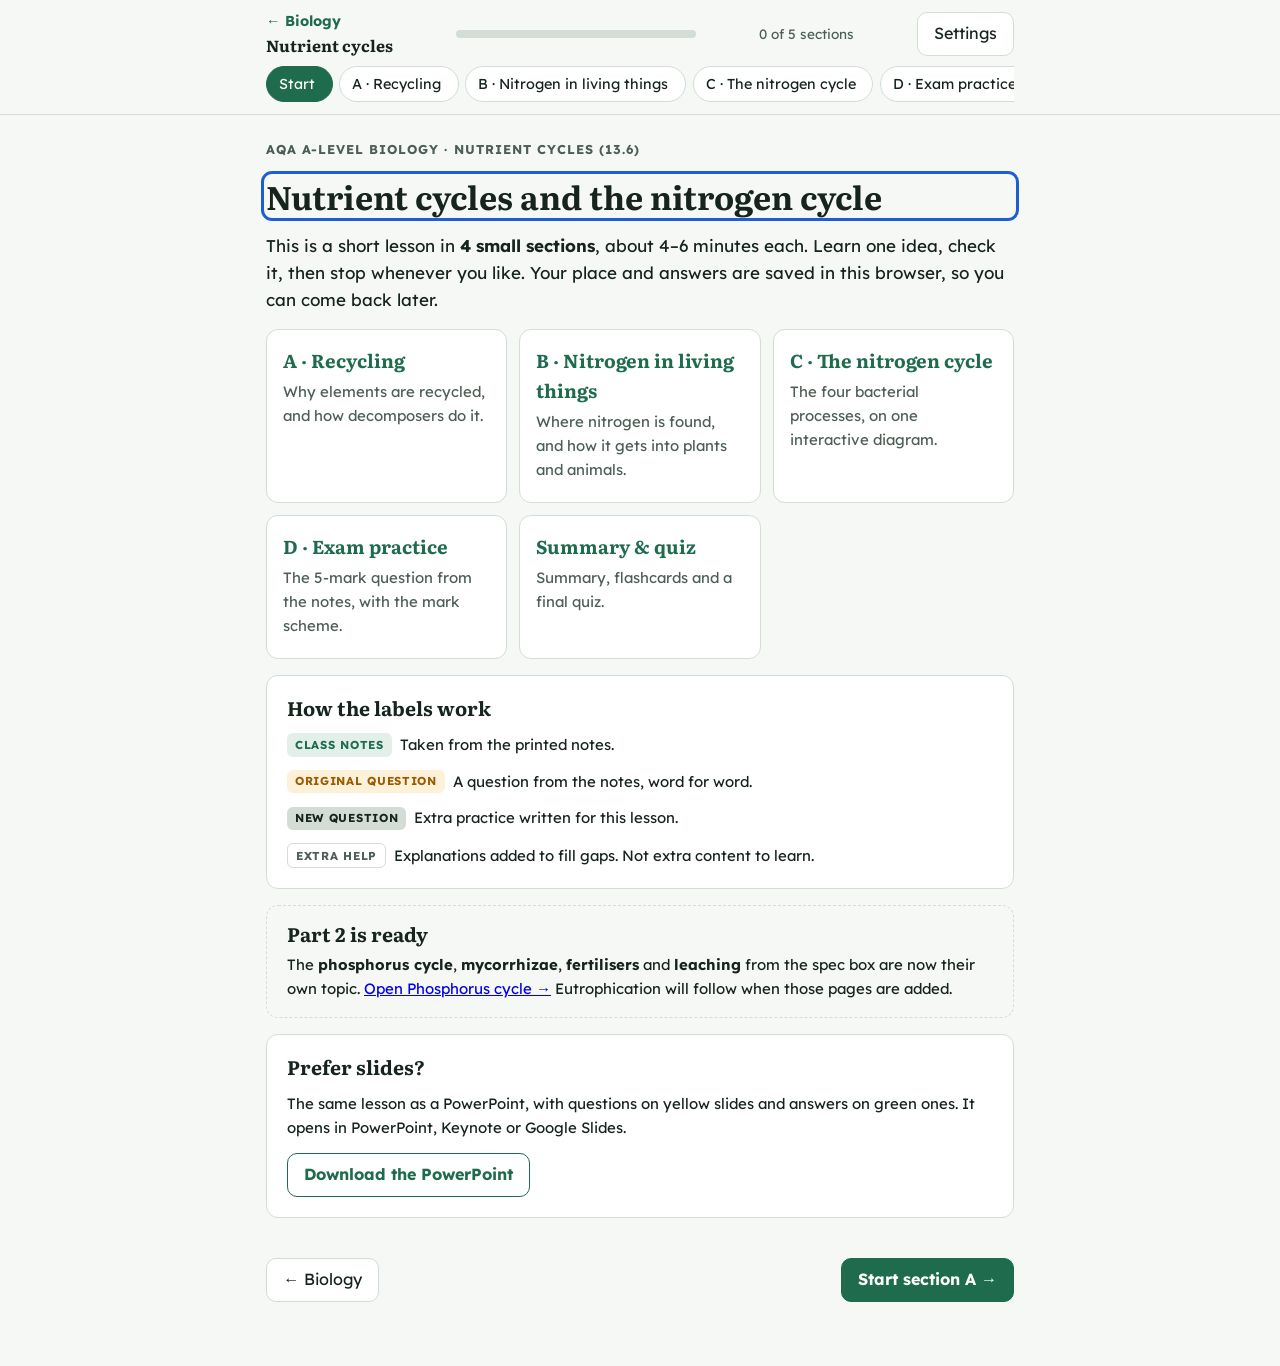
<file: biology/nutrient-cycles/index.html>
<!doctype html>
<html lang="en-GB">
<head>
<meta charset="utf-8">
<meta name="viewport" content="width=device-width,initial-scale=1,viewport-fit=cover">
<meta name="theme-color" content="#1F6B4E">
<link rel="manifest" href="../../manifest.webmanifest">
<link rel="apple-touch-icon" href="../../assets/icon-180.png">
<link rel="icon" href="../../assets/icon-192.png">
<meta name="apple-mobile-web-app-capable" content="yes">
<meta name="apple-mobile-web-app-title" content="Study">
<title>Nutrient Cycles · Biology</title>
<link rel="stylesheet" href="../../assets/lesson.css">
<link rel="preconnect" href="https://fonts.googleapis.com">
<link rel="preconnect" href="https://fonts.gstatic.com" crossorigin>
<link rel="stylesheet" href="https://fonts.googleapis.com/css2?family=Lexend:wght@400;700&family=Literata:opsz,wght@7..72,500;7..72,700&display=swap">


</head>
<body data-lesson="nutrient-cycles-v1">
<svg width="0" height="0" style="position:absolute" aria-hidden="true" focusable="false"><defs><marker id="ah" viewBox="0 0 10 10" refX="8" refY="5" markerWidth="6" markerHeight="6" orient="auto-start-reverse"><path d="M0 0 L10 5 L0 10 z" fill="var(--muted)"/></marker></defs></svg>
<header class="bar">
  <div class="bar-in">
    <div class="bar-top">
      <div class="brandwrap"><a class="back" href="../">← Biology</a><span class="brand">Nutrient cycles</span></div>
      <div class="prog" role="progressbar" aria-label="Lesson progress" aria-valuemin="0" aria-valuemax="100" aria-valuenow="0"><i id="progfill"></i></div>
      <span class="progtxt" id="progtxt">0 of 5 sections</span>
      <button class="btn quiet" id="openSettings" aria-haspopup="dialog">Settings</button>
    </div>
    <nav class="tabs" aria-label="Lesson sections" id="tabs"></nav>
  </div>
</header>
<main class="wrap" id="main">
<!-- ============ START ============ -->
<section class="screen stack" data-sec="start" data-name="Start">
  <p class="eyebrow">AQA A-level Biology · Nutrient cycles (13.6)</p>
  <h1>Nutrient cycles and the nitrogen cycle</h1>
  <p>This is a short lesson in <b>4 small sections</b>, about 4–6 minutes each. Learn one idea, check it, then stop whenever you like. Your place and answers are saved in this browser, so you can come back later.</p>
  <div id="resumeBox" hidden class="tip"><b>Welcome back</b><span id="resumeTxt"></span> <button class="btn solid" id="resumeBtn" style="margin-top:.5rem">Carry on where I stopped</button></div>
  <div class="map" id="map"></div>
  <div class="card">
    <h3>How the labels work</h3>
    <div class="row"><span class="tag notes">Class notes</span><span class="small">Taken from the printed notes.</span></div>
    <div class="row"><span class="tag orig">Original question</span><span class="small">A question from the notes, word for word.</span></div>
    <div class="row"><span class="tag new">New question</span><span class="small">Extra practice written for this lesson.</span></div>
    <div class="row"><span class="tag extra">Extra help</span><span class="small">Explanations added to fill gaps. Not extra content to learn.</span></div>
  </div>
  <div class="coming">
    <h3>Part 2 is ready</h3>
    <p class="small">The <b>phosphorus cycle</b>, <b>mycorrhizae</b>, <b>fertilisers</b> and <b>leaching</b> from the spec box are now their own topic. <a href="../phosphorus-cycle/">Open Phosphorus cycle →</a> Eutrophication will follow when those pages are added.</p>
  </div>
  <div class="card"><h3>Prefer slides?</h3><p class="small">The same lesson as a PowerPoint, with questions on yellow slides and answers on green ones. It opens in PowerPoint, Keynote or Google Slides.</p><div class="row"><a class="btn" href="Nutrient-cycles-lesson.pptx" download style="text-decoration:none">Download the PowerPoint</a></div></div>
  <div class="pager"><a class="btn quiet" href="../" style="text-decoration:none">← Biology</a><button class="btn solid" data-go="A">Start section A →</button></div>
</section>

<!-- ============ A ============ -->
<section class="screen stack" data-sec="A" data-name="A · Recycling" data-blurb="Why elements are recycled, and how decomposers do it." hidden>
  <p class="eyebrow">Section A · about 5 minutes</p>
  <h2>Why nutrients are recycled</h2>

  <div class="card stepper" data-read>
    <script type="application/json">{"steps":["Press \"Show next step\" to follow the cycle.","<b>Producers</b> make organic compounds, e.g. starch, lipids, phospholipids, glucose, chlorophyll, nucleic acids (DNA and RNA).","<b>Primary consumers</b> eat the producers. The elements end up in their organic compounds, e.g. proteins, amino acids, phospholipids, DNA and RNA.","<b>Secondary consumers</b> eat the primary consumers, and the elements move up again.","Every level dies or produces waste. <b>Decomposers</b> (saprobiotic bacteria and fungi) break all of it down.","The decomposers release the elements back into the soil in a simple form that <b>producers can absorb</b>. The cycle starts again."]}</script>
    <div class="card-h"><h3>The basic nutrient cycle</h3><span class="tag notes">Class notes</span></div>
    <p>Chemical elements are recycled in ecosystems, and <b>microorganisms play a key role</b> in this recycling. Recycling of chemical elements is important to <b>maintain the balance of elements</b> in the ecosystem.</p>
    <div class="fig">
      <svg viewBox="0 0 640 250" role="img" aria-labelledby="ncT" class="cyc">
        <title id="ncT">Organic compounds in producers pass to primary consumers then secondary consumers. All three pass to decomposers, which return nutrients to producers.</title>
        <g font-size="14">
          <g data-step="1"><rect x="10" y="20" width="175" height="58" rx="10" fill="var(--leaf-soft)" stroke="var(--leaf)"/><text x="97" y="45" text-anchor="middle" font-weight="700">Producers</text><text x="97" y="64" text-anchor="middle" font-size="12">starch, glucose, DNA…</text></g>
          <g data-step="2"><line x1="187" y1="49" x2="229" y2="49" stroke="var(--muted)" stroke-width="2.5" marker-end="url(#ah)"/><rect x="232" y="20" width="175" height="58" rx="10" fill="var(--leaf-soft)" stroke="var(--leaf)"/><text x="319" y="45" text-anchor="middle" font-weight="700">Primary consumers</text><text x="319" y="64" text-anchor="middle" font-size="12">proteins, amino acids…</text></g>
          <g data-step="3"><line x1="409" y1="49" x2="451" y2="49" stroke="var(--muted)" stroke-width="2.5" marker-end="url(#ah)"/><rect x="454" y="20" width="175" height="58" rx="10" fill="var(--leaf-soft)" stroke="var(--leaf)"/><text x="541" y="53" text-anchor="middle" font-weight="700">Secondary consumers</text></g>
          <g data-step="4"><line x1="110" y1="80" x2="245" y2="160" stroke="var(--muted)" stroke-width="2.5" marker-end="url(#ah)"/><line x1="319" y1="80" x2="319" y2="158" stroke="var(--muted)" stroke-width="2.5" marker-end="url(#ah)"/><line x1="530" y1="80" x2="395" y2="160" stroke="var(--muted)" stroke-width="2.5" marker-end="url(#ah)"/>
            <rect x="232" y="162" width="175" height="58" rx="10" fill="var(--sun-soft)" stroke="var(--sun)"/><text x="319" y="186" text-anchor="middle" font-weight="700">Decomposers</text><text x="319" y="205" text-anchor="middle" font-size="12">saprobiotic bacteria &amp; fungi</text></g>
          <g data-step="5"><path d="M232 205 H40 V84" fill="none" stroke="var(--leaf)" stroke-width="2.5" marker-end="url(#ah)"/><text x="136" y="226" text-anchor="middle" font-size="12" font-weight="700" style="fill:var(--leaf)">back to producers</text></g>
        </g>
      </svg>
    </div>
    <p class="small muted swipe">Scroll the diagram sideways to see all of it.</p>
    <div class="row"><button class="btn" data-snext>Show next step</button><button class="btn quiet" data-sall>Show all</button></div>
    <p class="fb explain stepper-out" aria-live="polite"></p>
    <div class="tip"><b>Extra help · why it matters</b>Elements like nitrogen and phosphorus aren't made fresh. The same atoms are used again and again. Without decomposers they would stay locked in dead bodies and waste, and plants would run out.</div>
    <button class="listen" type="button">Read aloud</button>
  </div>

  <div class="card" data-read>
    <div class="card-h"><h3>Saprobionts: how decomposers feed</h3><span class="tag notes">Class notes</span></div>
    <p><b>Decomposers</b> are <b>saprobiotic</b> bacteria and fungi, also called <b>saprobionts</b>. Their way of feeding is called <b>saprobiotic nutrition</b>.</p>
    <ol class="clean steps" data-steps>
      <li><b>Secrete enzymes.</b> They secrete extracellular enzymes onto the dead matter through <b>exocytosis</b>.</li>
      <li><b>Digest outside the cell.</b> The enzymes <b>hydrolyse</b> nitrogen-containing polymers (proteins, DNA, RNA) into monomers.</li>
      <li><b>Absorb.</b> The monomers are absorbed into the saprobiont (through <b>co-transport</b>).</li>
      <li><b>Release ammonia.</b> Ammonia (NH₃) is released into the soil. This process is called <b>ammonification</b>.</li>
    </ol>
    <div class="row"><button class="btn" data-stepnext>Show next step</button><button class="btn quiet" data-stepall>Show all</button></div>
    <div class="tip"><b>Extra help · in plain words</b>Saprobionts can't swallow food. They pour enzymes out onto it, let it dissolve into small pieces, then soak the pieces up. "Extracellular" just means outside the cell.</div>
    <button class="listen" type="button">Read aloud</button>
  </div>

  <h3 style="margin-top:.5rem">Check A</h3>

  <div class="card mcq" data-q="A1" data-label="A · Why recycling matters" data-answer="b">
    <div class="card-h"><span class="tag new">New question</span></div>
    <p class="qtext">According to your notes, why is recycling chemical elements important?</p>
    <div class="opts">
      <button data-o="a" data-fb="Recycling is about chemical elements (matter), not energy. Energy flows through and is lost as heat. Elements go round and round.">It creates new energy for the ecosystem</button>
      <button data-o="b" data-fb="Correct. Recycling maintains the balance of elements in the ecosystem.">It maintains the balance of elements in the ecosystem</button>
      <button data-o="c" data-fb="Consumers matter, but the cycle depends most on microorganisms (decomposers).">Only consumers can recycle elements</button>
    </div>
    <div class="fb" hidden aria-live="polite"></div>
  </div>

  <div class="card mcq" data-q="A2" data-label="A · How saprobionts release enzymes" data-answer="c">
    <div class="card-h"><span class="tag new">New question</span></div>
    <p class="qtext">How do saprobionts release their enzymes onto dead matter?</p>
    <div class="opts">
      <button data-o="a" data-fb="Active transport moves ions or small molecules. Enzymes are large proteins, released in vesicles.">Active transport</button>
      <button data-o="b" data-fb="Diffusion is passive and can't move large proteins out of the cell.">Diffusion</button>
      <button data-o="c" data-fb="Correct. Extracellular enzymes are secreted through exocytosis.">Exocytosis</button>
      <button data-o="d" data-fb="Co-transport is how the monomers are absorbed back in, not how enzymes leave.">Co-transport</button>
    </div>
    <div class="fb" hidden aria-live="polite"></div>
  </div>

  <div class="card" data-q="A3" data-label="A · Describe saprobiotic nutrition">
    <div class="card-h"><span class="tag new">New question</span><span class="marks">[3 marks]</span></div>
    <p class="qtext">Describe how saprobionts release ammonia from the proteins in a dead organism.</p>
    <textarea aria-label="Your answer"></textarea>
    <div class="hintbox" data-hints='["Think about the order: what leaves the saprobiont, what happens outside, what comes back in?","Enzymes out (exocytosis) → hydrolysis → absorb → ammonia released."]'><button class="btn quiet" data-hint>Show a hint</button></div>
    <button class="btn" data-model>Compare with model answer</button>
    <div class="reveal-body" hidden>
      <ol class="clean">
        <li>Saprobionts <b>secrete (extracellular) enzymes</b> onto the dead organism, by exocytosis. ✔</li>
        <li>The enzymes <b>hydrolyse proteins into amino acids</b> (monomers). ✔</li>
        <li>The amino acids are <b>absorbed</b>, and <b>ammonia is released</b> into the soil (ammonification). ✔</li>
      </ol>
      <p class="small muted">Self-marked: check your answer against each point. Wording can differ.</p>
    </div>
  </div>

  <div class="done-row"><button class="btn solid" data-complete="A">Mark section A done</button><span class="small muted">You can take a break here.</span></div>
  <div class="pager"><button class="btn quiet" data-go="start">← Start</button><button class="btn" data-go="B">Section B →</button></div>
</section>

<!-- ============ B ============ -->
<section class="screen stack" data-sec="B" data-name="B · Nitrogen in living things" data-blurb="Where nitrogen is found, and how it gets into plants and animals." hidden>
  <p class="eyebrow">Section B · about 4 minutes</p>
  <h2>Nitrogen in living things</h2>

  <div class="card" data-read>
    <div class="card-h"><h3>Where nitrogen is found</h3><span class="tag notes">Class notes</span></div>
    <p>Nitrogen is found in molecules such as:</p>
    <div class="chips" aria-label="Molecules that contain nitrogen" style="pointer-events:none">
      <button tabindex="-1">amino acids</button><button tabindex="-1">proteins</button><button tabindex="-1">DNA</button><button tabindex="-1">RNA</button><button tabindex="-1">ADP</button><button tabindex="-1">ATP</button><button tabindex="-1">NADP</button><button tabindex="-1">NAD</button><button tabindex="-1">FAD</button>
    </div>
    <p class="small"><span class="tag notes">Handwritten note</span> ATP: nitrogenous base. <span class="muted">ATP contains nitrogen because its base, adenine, is a nitrogenous base.</span></p>
    <div class="tip"><b>Extra help · quick test</b>Carbohydrates (glucose, starch) and triglycerides contain only C, H and O, so they have <b>no nitrogen</b>. If a molecule has a base (DNA, RNA, ATP) or amino groups (proteins), it contains nitrogen.</div>
    <button class="listen" type="button">Read aloud</button>
  </div>

  <div class="card" data-read>
    <div class="card-h"><h3>How nitrogen gets into plants</h3><span class="tag notes">Class notes</span></div>
    <p>Most organisms <b>cannot use atmospheric nitrogen gas (N₂)</b> directly, because it is <b>chemically inert</b> (unreactive). Most plants can only absorb nitrogen as <b>nitrates (NO₃⁻) from the soil</b>.</p>
    <ol class="clean">
      <li>Plants take up nitrogen from the soil as <b>nitrate ions (NO₃⁻)</b>, absorbed by <b>active transport</b> through the <b>root hair cells</b>. This is one of the only routes for nitrogen to enter the living part of an ecosystem.</li>
      <li>Plants use the nitrogen to make <b>amino acids and proteins</b>, and other nitrogen-containing compounds like <b>DNA and RNA</b>. This allows the plants to <b>grow and reproduce</b>.</li>
      <li>Consumers eat the plants and <b>hydrolyse proteins into amino acids</b>. These are absorbed and assimilated into <b>new tissue</b> in the consumer.</li>
      <li>Primary consumers may be eaten by secondary consumers, so nitrogen passes <b>up through the trophic levels</b>.</li>
      <li>Both plants and animals <b>die</b> and get decomposed by saprobionts (Section A).</li>
      <li>Animals also <b>excrete</b> nitrogenous waste (<b>urea</b>).</li>
    </ol>
    <div class="tip"><b>Extra help · why active transport?</b>There are usually more nitrate ions inside root hair cells than in the soil, so nitrate has to be pumped in against its concentration gradient. That uses ATP.</div>
    <button class="listen" type="button">Read aloud</button>
  </div>

  <h3 style="margin-top:.5rem">Check B</h3>

  <div class="card mcq" data-q="B1" data-label="B · Which molecule contains nitrogen" data-answer="c">
    <div class="card-h"><span class="tag new">New question</span></div>
    <p class="qtext">Which of these molecules contains nitrogen?</p>
    <div class="opts">
      <button data-o="a" data-fb="Glucose is a carbohydrate: only carbon, hydrogen and oxygen.">Glucose</button>
      <button data-o="b" data-fb="Starch is a polymer of glucose, so it has no nitrogen.">Starch</button>
      <button data-o="c" data-fb="Correct. ATP contains the nitrogenous base adenine.">ATP</button>
      <button data-o="d" data-fb="Triglycerides are made of glycerol and fatty acids: only C, H and O.">A triglyceride</button>
    </div>
    <div class="fb" hidden aria-live="polite"></div>
  </div>

  <div class="card mcq" data-q="B2" data-label="B · How plants absorb nitrate" data-answer="a">
    <div class="card-h"><span class="tag new">New question</span></div>
    <p class="qtext">How do plants take up nitrogen from the soil?</p>
    <div class="opts">
      <button data-o="a" data-fb="Correct. Nitrate ions are absorbed by active transport through root hair cells.">As nitrate ions, by active transport into root hair cells</button>
      <button data-o="b" data-fb="Most plants can't use nitrogen gas. It is chemically inert.">As nitrogen gas, by diffusion into leaves</button>
      <button data-o="c" data-fb="Nitrogen enters plants through the roots, as nitrate, and it needs active transport.">As nitrate ions, by osmosis through stomata</button>
    </div>
    <div class="fb" hidden aria-live="polite"></div>
  </div>

  <div class="card" data-q="B3" data-label="B · Why organisms can't use N₂">
    <div class="card-h"><span class="tag new">New question</span><span class="marks">[2 marks]</span></div>
    <p class="qtext">Most of the air is nitrogen gas. Explain why plants still depend on nitrates in the soil.</p>
    <textarea aria-label="Your answer"></textarea>
    <button class="btn" data-model>Compare with model answer</button>
    <div class="reveal-body" hidden>
      <ol class="clean">
        <li>Nitrogen gas (N₂) is <b>chemically inert</b>, so most organisms, including plants, <b>cannot use it directly</b>. ✔</li>
        <li>Plants can only absorb nitrogen as <b>nitrate ions</b> from the soil (by active transport through root hair cells), which they need to make amino acids, proteins and DNA. ✔</li>
      </ol>
    </div>
  </div>

  <div class="done-row"><button class="btn solid" data-complete="B">Mark section B done</button><span class="small muted">A good place for a break.</span></div>
  <div class="pager"><button class="btn quiet" data-go="A">← Section A</button><button class="btn" data-go="C">Section C →</button></div>
</section>

<!-- ============ C ============ -->
<section class="screen stack" data-sec="C" data-name="C · The nitrogen cycle" data-blurb="The four bacterial processes, on one interactive diagram." hidden>
  <p class="eyebrow">Section C · about 6 minutes</p>
  <h2>The nitrogen cycle</h2>

  <div class="card picker" data-read>
    <script type="application/json">{
      "_intro":"Tap a process below, or press <b>Follow it step by step</b> to trace one nitrogen atom all the way round.",
      "_order":["fix","nitr","uptake","feed","ammon","denit","light"],
      "fix":"<b>Nitrogen fixation</b> · nitrogen-fixing bacteria<br>Nitrogen gas (N₂) → ammonia (NH₃) / ammonium ions. This is a <b>reduction</b>. The bacteria live free in the soil and in the <b>root nodules of some leguminous plants</b> (the pea and bean family).",
      "nitr":"<b>Nitrification</b> · nitrifying bacteria<br>Ammonia → nitrites → nitrates: <b>NH₃ → NO₂⁻ → NO₃⁻</b>. Two steps, both <b>oxidation</b>. This makes the nitrates that plants absorb.",
      "uptake":"<b>Uptake by plants</b> (assimilation)<br>Plants absorb nitrate ions (NO₃⁻) by <b>active transport</b> through root hair cells, then use the nitrogen to make amino acids, proteins, DNA and RNA. Bacteria don't do this step.",
      "feed":"<b>Feeding, death and waste</b><br>Consumers eat plants and hydrolyse proteins into amino acids, which become new tissue. Nitrogen passes up the trophic levels. Plants and animals die, and animals excrete nitrogenous waste (urea).",
      "ammon":"<b>Ammonification</b> (decomposition) · saprobionts<br>Nitrogen-containing compounds (proteins, DNA, RNA, urea) → <b>ammonia (NH₃)</b>. Saprobionts secrete enzymes, hydrolyse the polymers, absorb the monomers and release ammonia into the soil.",
      "denit":"<b>Denitrification</b> · denitrifying bacteria<br>Nitrates → nitrogen gas: <b>NO₃⁻ → N₂</b>. They can also turn nitrates back into nitrites. <b>Only happens in waterlogged, anaerobic conditions.</b> It returns nitrogen to the air.",
      "light":"<b>Lightning</b> (not a microorganism)<br>Electrical fixation: lightning turns nitrogen gas in the atmosphere into nitrates in the soil."
    }</script>
    <div class="card-h"><h3>Explore the cycle</h3><span class="tag notes">Class notes · diagram</span></div>
    <div class="fig">
      <svg viewBox="0 0 720 400" role="img" aria-labelledby="cycT" class="cyc">
        <title id="cycT">Nitrogen cycle. Nitrogen gas is fixed by nitrogen-fixing bacteria into ammonium. Nitrifying bacteria turn ammonium into nitrites then nitrates. Plants absorb nitrates. Animals eat plants. Dead organisms and waste are decomposed by saprobionts into ammonium (ammonification). Denitrifying bacteria turn nitrates back into nitrogen gas. Lightning turns nitrogen gas into nitrates.</title>
        <g font-size="14">
          <rect x="270" y="12" width="180" height="42" rx="10" fill="var(--sun-soft)" stroke="var(--sun)"/><text x="360" y="38" text-anchor="middle" font-weight="700">Nitrogen gas (N₂) in air</text>
          <rect x="170" y="135" width="130" height="40" rx="10" fill="var(--leaf-soft)" stroke="var(--leaf)"/><text x="235" y="160" text-anchor="middle" font-weight="700">Animals</text>
          <rect x="430" y="135" width="130" height="40" rx="10" fill="var(--leaf-soft)" stroke="var(--leaf)"/><text x="495" y="160" text-anchor="middle" font-weight="700">Plants</text>
          <rect x="200" y="220" width="280" height="46" rx="10" fill="var(--bg)" stroke="var(--line)"/><text x="340" y="240" text-anchor="middle" font-weight="700">Dead organisms &amp; waste</text><text x="340" y="257" text-anchor="middle" font-size="12">proteins, DNA, urea</text>
          <rect x="20" y="320" width="170" height="46" rx="10" fill="var(--surface)" stroke="var(--ink)"/><text x="105" y="340" text-anchor="middle" font-weight="700">Ammonia / ammonium</text><text x="105" y="357" text-anchor="middle" font-size="12">NH₃ / NH₄⁺</text>
          <rect x="275" y="320" width="150" height="46" rx="10" fill="var(--surface)" stroke="var(--ink)"/><text x="350" y="340" text-anchor="middle" font-weight="700">Nitrites</text><text x="350" y="357" text-anchor="middle" font-size="12">NO₂⁻</text>
          <rect x="505" y="320" width="150" height="46" rx="10" fill="var(--surface)" stroke="var(--ink)"/><text x="580" y="340" text-anchor="middle" font-weight="700">Nitrates</text><text x="580" y="357" text-anchor="middle" font-size="12">NO₃⁻</text>
        </g>
        <g font-size="13" fill="none">
          <g data-hl="fix" data-pick="fix" class="flow-node" tabindex="0" role="button" aria-label="Nitrogen fixation"><path d="M270 33 H70 V314" stroke="var(--muted)" stroke-width="2.5" marker-end="url(#ah)"/><text x="80" y="100" font-weight="700" style="fill:var(--ink)">Nitrogen fixation</text></g>
          <g data-hl="feed" data-pick="feed" class="flow-node" tabindex="0" role="button" aria-label="Feeding, death and waste"><path d="M430 155 H304" stroke="var(--muted)" stroke-width="2.5" marker-end="url(#ah)"/><path d="M235 175 V214" stroke="var(--muted)" stroke-width="2.5" marker-end="url(#ah)"/><path d="M470 175 V214" stroke="var(--muted)" stroke-width="2.5" marker-end="url(#ah)"/><text x="367" y="147" text-anchor="middle" style="fill:var(--ink)">eaten</text><text x="243" y="203" style="fill:var(--ink)">death &amp; waste</text></g>
          <g data-hl="ammon" data-pick="ammon" class="flow-node" tabindex="0" role="button" aria-label="Ammonification"><path d="M340 266 V292 H140 V314" stroke="var(--muted)" stroke-width="2.5" marker-end="url(#ah)"/><text x="250" y="286" text-anchor="middle" font-weight="700" style="fill:var(--ink)">Ammonification</text></g>
          <g data-hl="nitr" data-pick="nitr" class="flow-node" tabindex="0" role="button" aria-label="Nitrification"><path d="M190 343 H269" stroke="var(--muted)" stroke-width="2.5" marker-end="url(#ah)"/><path d="M425 343 H499" stroke="var(--muted)" stroke-width="2.5" marker-end="url(#ah)"/><text x="350" y="390" text-anchor="middle" font-weight="700" style="fill:var(--ink)">Nitrification (both arrows)</text></g>
          <g data-hl="uptake" data-pick="uptake" class="flow-node" tabindex="0" role="button" aria-label="Uptake by plants"><path d="M600 316 V155 H566" stroke="var(--muted)" stroke-width="2.5" marker-end="url(#ah)"/><text x="594" y="236" text-anchor="end" font-size="12" style="fill:var(--ink)">absorbed by</text><text x="594" y="251" text-anchor="end" font-size="12" style="fill:var(--ink)">active transport</text></g>
          <g data-hl="denit" data-pick="denit" class="flow-node" tabindex="0" role="button" aria-label="Denitrification"><path d="M655 343 H700 V33 H456" stroke="var(--muted)" stroke-width="2.5" marker-end="url(#ah)"/><text x="580" y="25" text-anchor="middle" font-weight="700" style="fill:var(--ink)">Denitrification</text></g>
          <g data-hl="light" data-pick="light" class="flow-node" tabindex="0" role="button" aria-label="Lightning"><path d="M455 48 H650 V314" stroke="var(--muted)" stroke-width="2" stroke-dasharray="6 5" marker-end="url(#ah)"/><text x="644" y="112" text-anchor="end" font-size="12" style="fill:var(--ink)">lightning</text></g>
        </g>
      </svg>
    </div>
    <p class="small muted swipe">Scroll the diagram sideways to see all of it.</p>
    <div class="chips" role="group" aria-label="Choose a process">
      <button data-pick="fix" aria-pressed="false">Nitrogen fixation</button>
      <button data-pick="ammon" aria-pressed="false">Ammonification</button>
      <button data-pick="nitr" aria-pressed="false">Nitrification</button>
      <button data-pick="denit" aria-pressed="false">Denitrification</button>
      <button data-pick="uptake" aria-pressed="false">Uptake by plants</button>
      <button data-pick="feed" aria-pressed="false">Feeding &amp; waste</button>
      <button data-pick="light" aria-pressed="false">Lightning</button>
    </div>
    <div class="fb explain picker-out" aria-live="polite">Tap a process below, or press <b>Follow it step by step</b> to trace one nitrogen atom all the way round.</div>
    <div class="row"><button class="btn" data-walk>Follow it step by step</button><button class="btn quiet" data-clear>Clear</button></div>
    <button class="listen" type="button">Read aloud</button>
  </div>

  <div class="card" data-read>
    <div class="card-h"><h3>Summary table</h3><span class="tag notes">Class notes</span></div>
    <div class="tablewrap">
      <table class="notes">
        <thead><tr><th>Process</th><th>Microorganism</th><th>Reaction</th></tr></thead>
        <tbody>
          <tr><td><b>Nitrification</b></td><td>Nitrifying bacteria</td><td>Ammonia to nitrites, then nitrites to nitrates<br>NH₃ → NO₂⁻ → NO₃⁻ <b>(oxidation)</b></td></tr>
          <tr><td><b>Denitrification</b></td><td>Denitrifying bacteria</td><td>Nitrates to nitrogen gas<br>NO₃⁻ → N₂<br>Also nitrates back to nitrites</td></tr>
          <tr><td><b>Nitrogen fixation</b></td><td>Nitrogen-fixing bacteria</td><td>Nitrogen gas to ammonia (NH₃) <b>(reduction)</b></td></tr>
          <tr><td><b>Decomposition</b></td><td>Saprobionts</td><td>Nitrogen-containing compounds to ammonia (<b>ammonification</b>)</td></tr>
        </tbody>
      </table>
    </div>
    <p class="small muted">The names of individual species of bacteria are <b>not</b> required.</p>
    <button class="listen" type="button">Read aloud</button>
  </div>

  <div class="card" data-read>
    <div class="card-h"><h3>Details that earn marks</h3><span class="tag notes">Class notes</span></div>
    <ul class="clean">
      <li><b>Denitrification</b> only occurs in <b>waterlogged, anaerobic conditions</b>. The notes add that it is a natural way to prevent leaching.</li>
      <li><b>Nitrogen fixation:</b> nitrogen-fixing bacteria live <b>free in the soil</b> and in the <b>root nodules of some leguminous plants</b>. They reduce N₂ gas to <b>ammonium</b> ions or compounds, which plants can then use.</li>
      <li><b>Lightning:</b> electrical fixation of N₂ gas in the atmosphere into nitrates in the soil.</li>
    </ul>
    <div class="tip"><b>Extra help · ammonia or ammonium?</b>Ammonia (NH₃) dissolves in soil water to form ammonium ions (NH₄⁺). The notes use both names for the same stage. Either is accepted in exam answers.</div>
    <div class="warn"><b>Watch out · a slip in the notes</b>Point 11 says "nitrogen fixing bacteria <b>and fungi</b>". Only <b>bacteria</b> fix nitrogen. Fungi are decomposers here. Write "nitrogen-fixing bacteria" in the exam.</div>
    <div class="tip"><b>Memory hook</b>Fix<b>a</b>tion gives <b>a</b>mmonia. Nitri<b>fication</b> goes NH₃ → NO₂⁻ → NO₃⁻ (adds oxygen = oxidation). <b>De</b>nitrification <b>de</b>stroys nitrate, back to N₂, and only without oxygen.</div>
    <button class="listen" type="button">Read aloud</button>
  </div>

  <h3 style="margin-top:.5rem">Check C</h3>

  <div class="card matcher" data-q="C1" data-label="C · Match process to microorganism" data-win="You know which organism does each job.">
    <div class="card-h"><span class="tag new">New question</span></div>
    <p class="qtext">Match each process to the microorganism that carries it out.</p>
    <div class="match">
      <span class="m-l">Nitrification</span><select aria-label="Microorganism for nitrification" data-answer="nitr"><option value="">Choose…</option><option value="nitr">Nitrifying bacteria</option><option value="denit">Denitrifying bacteria</option><option value="fix">Nitrogen-fixing bacteria</option><option value="sap">Saprobionts</option></select>
      <span class="m-l">Denitrification</span><select aria-label="Microorganism for denitrification" data-answer="denit"><option value="">Choose…</option><option value="nitr">Nitrifying bacteria</option><option value="denit">Denitrifying bacteria</option><option value="fix">Nitrogen-fixing bacteria</option><option value="sap">Saprobionts</option></select>
      <span class="m-l">Nitrogen fixation</span><select aria-label="Microorganism for nitrogen fixation" data-answer="fix"><option value="">Choose…</option><option value="nitr">Nitrifying bacteria</option><option value="denit">Denitrifying bacteria</option><option value="fix">Nitrogen-fixing bacteria</option><option value="sap">Saprobionts</option></select>
      <span class="m-l">Ammonification</span><select aria-label="Microorganism for ammonification" data-answer="sap"><option value="">Choose…</option><option value="nitr">Nitrifying bacteria</option><option value="denit">Denitrifying bacteria</option><option value="fix">Nitrogen-fixing bacteria</option><option value="sap">Saprobionts</option></select>
    </div>
    <div class="row"><button class="btn" data-mcheck>Check my matches</button></div>
    <div class="fb" hidden aria-live="polite"></div>
  </div>

  <div class="card mcq" data-q="C2" data-label="C · Order of nitrification" data-answer="b">
    <div class="card-h"><span class="tag new">New question</span></div>
    <p class="qtext">Which shows nitrification in the correct order?</p>
    <div class="opts">
      <button data-o="a" data-fb="This is denitrification (nitrate back to nitrogen gas).">NO₃⁻ → N₂</button>
      <button data-o="b" data-fb="Correct. Ammonia is oxidised to nitrite, then nitrite to nitrate.">NH₃ → NO₂⁻ → NO₃⁻</button>
      <button data-o="c" data-fb="Right ions, wrong order. Nitrite (NO₂⁻) comes before nitrate (NO₃⁻): oxygen is added one step at a time.">NH₃ → NO₃⁻ → NO₂⁻</button>
      <button data-o="d" data-fb="This is nitrogen fixation (nitrogen gas to ammonia).">N₂ → NH₃</button>
    </div>
    <div class="fb" hidden aria-live="polite"></div>
  </div>

  <div class="card mcq" data-q="C3" data-label="C · Waterlogged soil" data-answer="d">
    <div class="card-h"><span class="tag new">New question</span></div>
    <p class="qtext">A field becomes waterlogged, so the soil has very little oxygen. Which process is most likely to increase?</p>
    <div class="opts">
      <button data-o="a" data-fb="Nitrification is oxidation, so it needs oxygen. It would decrease.">Nitrification</button>
      <button data-o="b" data-fb="Waterlogging doesn't favour nitrogen fixation. Think about which process needs anaerobic conditions.">Nitrogen fixation</button>
      <button data-o="c" data-fb="Lightning has nothing to do with soil oxygen.">Lightning fixation</button>
      <button data-o="d" data-fb="Correct. Denitrification only occurs in waterlogged, anaerobic conditions, so the soil loses nitrate.">Denitrification</button>
    </div>
    <div class="fb" hidden aria-live="polite"></div>
  </div>

  <div class="card mcq" data-q="C4" data-label="C · Which is a reduction" data-answer="a">
    <div class="card-h"><span class="tag new">New question</span></div>
    <p class="qtext">According to the summary table, which process is a <b>reduction</b>?</p>
    <div class="opts">
      <button data-o="a" data-fb="Correct. Nitrogen gas to ammonia is labelled reduction in your notes.">Nitrogen fixation</button>
      <button data-o="b" data-fb="Nitrification is labelled oxidation (oxygen is added).">Nitrification</button>
      <button data-o="c" data-fb="Ammonification is decomposition by saprobionts. The table doesn't label it as a reduction.">Ammonification</button>
    </div>
    <div class="fb" hidden aria-live="polite"></div>
  </div>

  <div class="done-row"><button class="btn solid" data-complete="C">Mark section C done</button><span class="small muted">Rest before the exam question if you need to.</span></div>
  <div class="pager"><button class="btn quiet" data-go="B">← Section B</button><button class="btn" data-go="D">Section D →</button></div>
</section>

<!-- ============ D ============ -->
<section class="screen stack" data-sec="D" data-name="D · Exam practice" data-blurb="The 5-mark question from the notes, with the mark scheme." hidden>
  <p class="eyebrow">Section D · about 5 minutes · exam question from your notes</p>
  <h2>Exam practice</h2>

  <div class="card" data-q="D1" data-label="Microorganisms produce nitrates (5 marks)">
    <div class="card-h"><span class="tag orig">Original question</span><span class="marks">(5)</span></div>
    <p class="qtext">Describe how the action of microorganisms in the soil produces a source of nitrates for crop plants. (5)</p>
    <textarea aria-label="Your answer" style="min-height:9rem"></textarea>
    <div class="hintbox" data-hints='["Where does the nitrogen start? Think about dead organisms and waste first.","Name each step AND the microorganism that does it: that is how marks are given.","There are two starting points that end in nitrate: dead matter (via ammonia) and nitrogen gas (via fixation)."]'><button class="btn quiet" data-hint>Show a hint</button></div>
    <button class="btn" data-model>Show the mark scheme and worked answer</button>
    <div class="reveal-body" hidden>
      <p><b>Mark scheme (from your notes). Any 5 of these 7 points:</b></p>
      <ol class="clean">
        <li>Protein / amino acids / DNA converted into ammonium compounds / ammonia;</li>
        <li>By saprobionts;</li>
        <li>Ammonium / ammonia into <b>nitrite</b>;</li>
        <li>(then) Nitrite into <b>nitrate</b>;</li>
        <li>By nitrifying bacteria / microorganisms;</li>
        <li>Nitrogen gas to ammonia / ammonium;</li>
        <li>By nitrogen-fixing bacteria / microorganisms in soil;</li>
      </ol>
      <p><b>How to build the answer, step by step</b></p>
      <ol class="clean">
        <li><b>Start with dead matter.</b> Name the molecule (protein, DNA), what it becomes (ammonia) and who does it (saprobionts). That's 2 marks.</li>
        <li><b>Do nitrification in two steps.</b> Ammonia → nitrite, then nitrite → nitrate, by nitrifying bacteria. That's 3 more marks. Writing it as two separate steps is what earns points 3 and 4.</li>
        <li><b>Add the second source.</b> Nitrogen gas → ammonia by nitrogen-fixing bacteria. That's a backup 2 marks in case you missed any above.</li>
      </ol>
      <p><b>Model answer:</b> Saprobionts break down proteins, amino acids and DNA in dead organisms and waste into ammonia / ammonium compounds (ammonification). Nitrifying bacteria then oxidise ammonium into nitrite, and then nitrite into nitrate (nitrification). Nitrogen-fixing bacteria in the soil also convert nitrogen gas into ammonia / ammonium, which can then be nitrified into nitrate.</p>
      <div class="warn"><b>Don't include</b>Denitrification removes nitrate, so it can't be a source of nitrate. Lightning isn't a microorganism, so it earns nothing here. You don't need species names.</div>
    </div>
  </div>

  <div class="done-row"><button class="btn solid" data-complete="D">Mark section D done</button><span class="small muted">Nearly there. The summary is next.</span></div>
  <div class="pager"><button class="btn quiet" data-go="C">← Section C</button><button class="btn" data-go="S">Summary &amp; quiz →</button></div>
</section>

<!-- ============ SUMMARY ============ -->
<section class="screen stack" data-sec="S" data-name="Summary &amp; quiz" data-blurb="Summary, flashcards and a final quiz." hidden>
  <p class="eyebrow">Wrap-up · about 4 minutes</p>
  <h2>Summary</h2>
  <div class="card" data-read>
    <ul class="clean">
      <li>Elements are <b>recycled</b> to keep their balance in the ecosystem. <b>Microorganisms</b> play the key role.</li>
      <li><b>Saprobionts</b> secrete enzymes (exocytosis), hydrolyse polymers, absorb monomers and release <b>ammonia</b>: <b>ammonification</b>.</li>
      <li>Nitrogen is in amino acids, proteins, DNA, RNA, ATP, ADP, NAD, NADP and FAD.</li>
      <li>N₂ is inert. Plants absorb <b>nitrate</b> by <b>active transport</b> through root hair cells.</li>
      <li><b>Nitrification</b> (nitrifying bacteria): NH₃ → NO₂⁻ → NO₃⁻, oxidation.</li>
      <li><b>Nitrogen fixation</b> (nitrogen-fixing bacteria, free in soil or in legume root nodules): N₂ → NH₃, reduction.</li>
      <li><b>Denitrification</b> (denitrifying bacteria): NO₃⁻ → N₂, only in waterlogged, anaerobic soil.</li>
    </ul>
    <button class="listen" type="button">Read aloud</button>
  </div>

  <h3>Flashcards</h3>
  <div class="flashdeck stack"><script type="application/json">[
    ["Why are chemical elements recycled?","To maintain the balance of elements in the ecosystem. Microorganisms play a key role."],
    ["What is a saprobiont?","A decomposer (saprobiotic bacterium or fungus) that feeds on dead matter by secreting enzymes and absorbing the products."],
    ["How do saprobionts release enzymes?","By exocytosis. They are extracellular enzymes."],
    ["Name 4 molecules that contain nitrogen.","Any 4 of: amino acids, proteins, DNA, RNA, ATP, ADP, NAD, NADP, FAD."],
    ["In what form do plants absorb nitrogen, and how?","As nitrate ions (NO₃⁻), by active transport through root hair cells."],
    ["Nitrification: organism and reaction?","Nitrifying bacteria. NH₃ → NO₂⁻ → NO₃⁻ (oxidation)."],
    ["Nitrogen fixation: organism and reaction?","Nitrogen-fixing bacteria (free in soil or in legume root nodules). N₂ → NH₃ (reduction)."],
    ["Denitrification: organism, reaction and conditions?","Denitrifying bacteria. NO₃⁻ → N₂. Only in waterlogged, anaerobic conditions."]
  ]</script>
    <div class="flash" aria-live="polite"><span class="side fl-side"></span><div class="face fl-face"></div></div>
    <div class="row"><button class="btn" data-flip>Show answer</button><button class="btn quiet" data-fprev>← Previous</button><button class="btn quiet" data-fnext>Next →</button></div>
  </div>

  <h3>Final quiz</h3>
  <p class="small muted">Six quick questions, all new, covering every section.</p>
  <div class="card mcq" data-q="F1" data-label="Quiz · N₂ to ammonia" data-answer="c"><div class="card-h"><span class="tag new">New question</span></div>
    <p class="qtext">1. Which process turns nitrogen gas into ammonia?</p>
    <div class="opts">
      <button data-o="a" data-fb="Nitrification turns ammonia into nitrite then nitrate.">Nitrification</button>
      <button data-o="b" data-fb="Denitrification goes the other way: nitrate back to nitrogen gas.">Denitrification</button>
      <button data-o="c" data-fb="Correct. Nitrogen-fixing bacteria reduce N₂ to ammonia.">Nitrogen fixation</button>
    </div><div class="fb" hidden aria-live="polite"></div></div>
  <div class="card mcq" data-q="F2" data-label="Quiz · Saprobionts" data-answer="b"><div class="card-h"><span class="tag new">New question</span></div>
    <p class="qtext">2. Saprobionts turn proteins in dead organisms into…</p>
    <div class="opts">
      <button data-o="a" data-fb="Nitrate is made later, by nitrifying bacteria.">nitrate</button>
      <button data-o="b" data-fb="Correct. This is ammonification.">ammonia</button>
      <button data-o="c" data-fb="Nitrogen gas is produced by denitrifying bacteria.">nitrogen gas</button>
    </div><div class="fb" hidden aria-live="polite"></div></div>
  <div class="card mcq" data-q="F3" data-label="Quiz · Nitrate uptake" data-answer="a"><div class="card-h"><span class="tag new">New question</span></div>
    <p class="qtext">3. Nitrate ions enter root hair cells by…</p>
    <div class="opts">
      <button data-o="a" data-fb="Correct. Active transport, which uses ATP.">active transport</button>
      <button data-o="b" data-fb="Osmosis is the movement of water, not ions.">osmosis</button>
      <button data-o="c" data-fb="Exocytosis moves substances out of cells, e.g. saprobiont enzymes.">exocytosis</button>
    </div><div class="fb" hidden aria-live="polite"></div></div>
  <div class="card mcq" data-q="F4" data-label="Quiz · Nitrification type" data-answer="b"><div class="card-h"><span class="tag new">New question</span></div>
    <p class="qtext">4. Nitrification is described in your notes as…</p>
    <div class="opts">
      <button data-o="a" data-fb="Reduction is nitrogen fixation.">a reduction</button>
      <button data-o="b" data-fb="Correct. Ammonia is oxidised to nitrite, then nitrate.">an oxidation</button>
      <button data-o="c" data-fb="Hydrolysis is what saprobiont enzymes do to polymers.">a hydrolysis</button>
    </div><div class="fb" hidden aria-live="polite"></div></div>
  <div class="card mcq" data-q="F5" data-label="Quiz · Denitrification conditions" data-answer="c"><div class="card-h"><span class="tag new">New question</span></div>
    <p class="qtext">5. Denitrification only occurs in…</p>
    <div class="opts">
      <button data-o="a" data-fb="Well-aerated soil has plenty of oxygen. Denitrifying bacteria need anaerobic conditions.">well-aerated soil</button>
      <button data-o="b" data-fb="Root nodules are where some nitrogen-fixing bacteria live.">legume root nodules</button>
      <button data-o="c" data-fb="Correct. Waterlogged, anaerobic conditions.">waterlogged, anaerobic conditions</button>
    </div><div class="fb" hidden aria-live="polite"></div></div>
  <div class="card mcq" data-q="F6" data-label="Quiz · Not microorganisms" data-answer="a"><div class="card-h"><span class="tag new">New question</span></div>
    <p class="qtext">6. Which of these adds nitrate to the soil <u>without</u> microorganisms?</p>
    <div class="opts">
      <button data-o="a" data-fb="Correct. Lightning causes electrical fixation of N₂ into nitrates.">Lightning</button>
      <button data-o="b" data-fb="Nitrification is done by nitrifying bacteria.">Nitrification</button>
      <button data-o="c" data-fb="Ammonification is done by saprobionts.">Ammonification</button>
    </div><div class="fb" hidden aria-live="polite"></div></div>

  <div class="done-row"><button class="btn solid" data-complete="S">Mark lesson finished</button><button class="btn" data-go="R">Go to revision list</button></div>
  <div class="pager"><button class="btn quiet" data-go="D">← Section D</button><a class="btn quiet" href="../" style="text-decoration:none">Back to Biology</a></div>
</section>

<!-- ============ REVISION ============ -->
<section class="screen stack" data-sec="R" data-name="Revision" hidden>
  <p class="eyebrow">Revision mode</p>
  <h2>What to look at again</h2>
  <p>Questions you got wrong, or marked "Not yet" or "Partly", appear here. Tap one to jump straight to it.</p>
  <div id="revList" class="stack"></div>
  <div class="card">
    <h3>Your progress</h3>
    <div id="progList" class="stack small"></div>
  </div>
  <div class="row"><button class="btn quiet" id="resetBtn">Clear all my progress</button><span id="resetConfirm" hidden class="row"><span class="small">Clear everything?</span><button class="btn" id="resetYes">Yes, clear</button><button class="btn quiet" id="resetNo">Keep it</button></span></div>
</section>
</main>

<dialog id="settings" aria-labelledby="setH">
  <h2 id="setH" style="font-size:1.25rem; margin-bottom:.5rem">Settings</h2>
  <div class="set"><label id="szL">Text size</label><div class="chips" role="group" aria-labelledby="szL" data-setting="size"><button data-v="m">Normal</button><button data-v="l">Large</button><button data-v="xl">Extra large</button></div></div>
  <div class="set"><label id="spL">Line spacing</label><div class="chips" role="group" aria-labelledby="spL" data-setting="spacing"><button data-v="normal">Normal</button><button data-v="wide">Wide</button></div></div>
  <div class="set"><label id="fcL">Calm view</label><p class="small muted">Hides "extra help" labels and read-aloud links.</p><div class="chips" role="group" aria-labelledby="fcL" data-setting="focus"><button data-v="off">Off</button><button data-v="on">On</button></div></div>
  <div class="set"><label id="mtL">Motion</label><div class="chips" role="group" aria-labelledby="mtL" data-setting="motion"><button data-v="on">Gentle</button><button data-v="off">None</button></div></div>
  <div class="set"><label id="sdL">Sound effects</label><p class="small muted">Soft tones when you reveal or get an answer right.</p><div class="chips" role="group" aria-labelledby="sdL" data-setting="sound"><button data-v="off">Off</button><button data-v="on">On</button></div></div>
  <div class="row" style="justify-content:flex-end; margin-top:.75rem"><button class="btn solid" id="closeSettings">Done</button></div>
</dialog>

<script src="../../assets/lesson.js"></script>
</body>
</html>
</file>
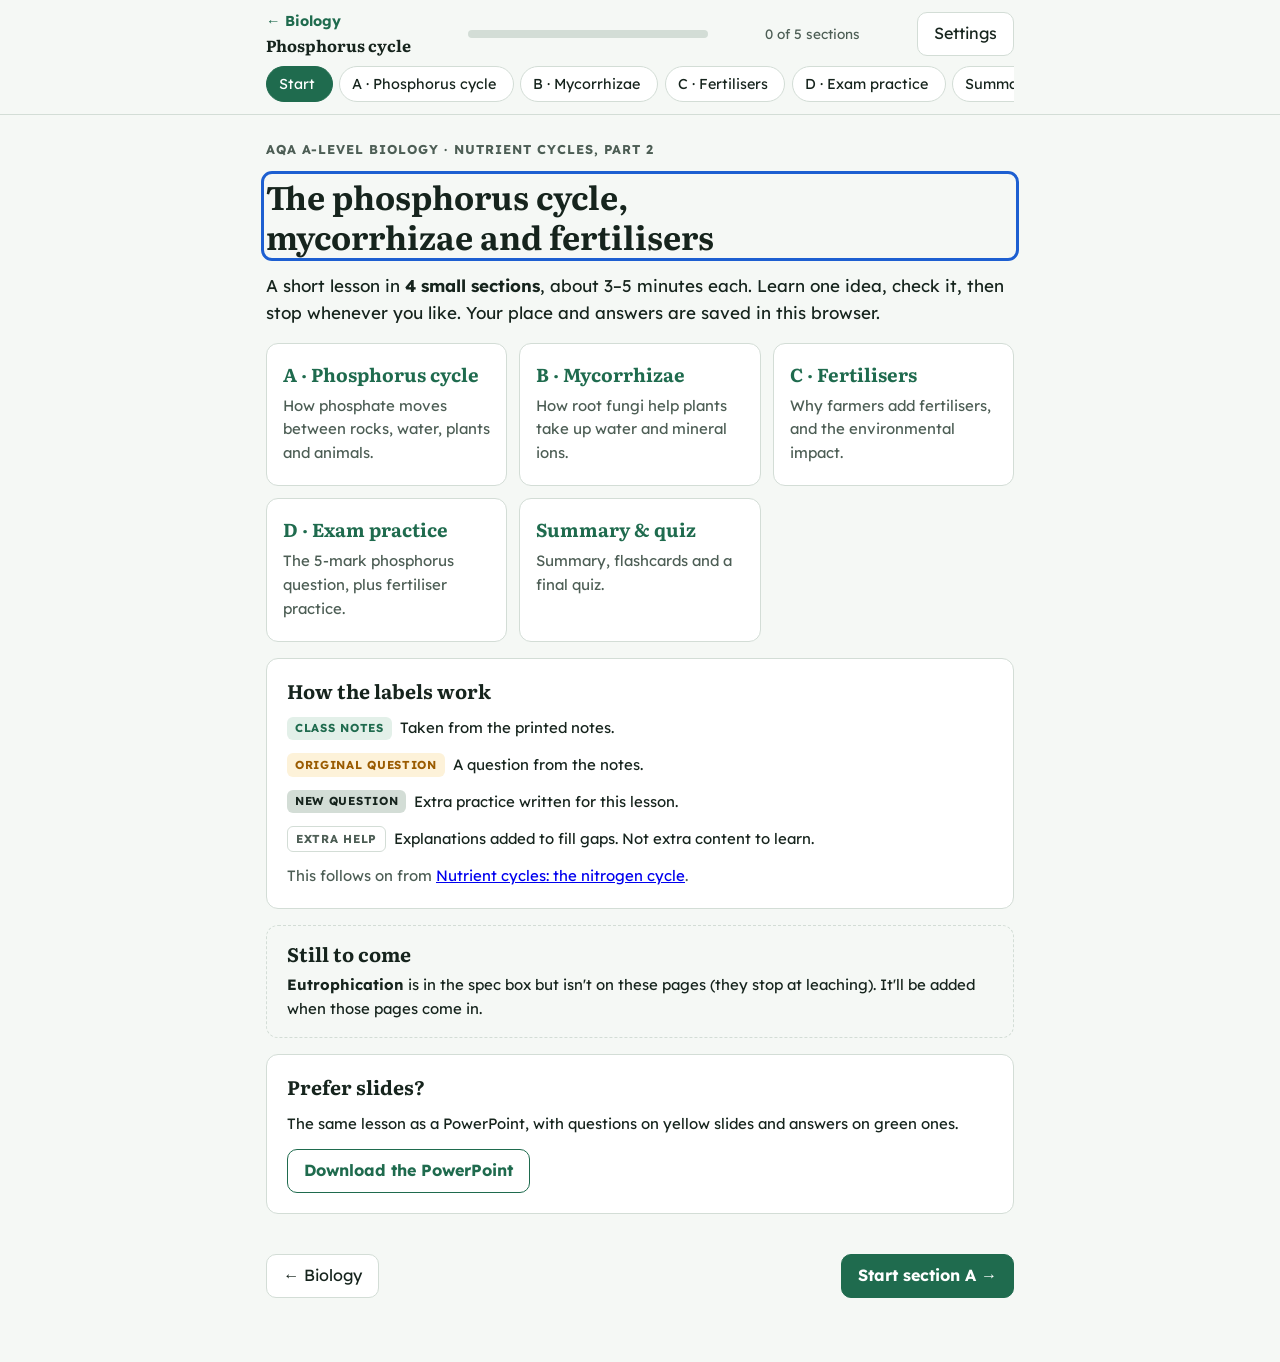
<file: biology/phosphorus-cycle/index.html>
<!doctype html>
<html lang="en-GB">
<head>
<meta charset="utf-8">
<meta name="viewport" content="width=device-width,initial-scale=1,viewport-fit=cover">
<meta name="theme-color" content="#1F6B4E">
<link rel="manifest" href="../../manifest.webmanifest">
<link rel="apple-touch-icon" href="../../assets/icon-180.png">
<link rel="icon" href="../../assets/icon-192.png">
<meta name="apple-mobile-web-app-capable" content="yes">
<meta name="apple-mobile-web-app-title" content="Study">
<title>Phosphorus Cycle · Biology</title>
<link rel="stylesheet" href="../../assets/lesson.css">
<link rel="preconnect" href="https://fonts.googleapis.com">
<link rel="preconnect" href="https://fonts.gstatic.com" crossorigin>
<link rel="stylesheet" href="https://fonts.googleapis.com/css2?family=Lexend:wght@400;700&family=Literata:opsz,wght@7..72,500;7..72,700&display=swap">


</head>
<body data-lesson="phosphorus-cycle-v1">
<svg width="0" height="0" style="position:absolute" aria-hidden="true" focusable="false"><defs><marker id="ah" viewBox="0 0 10 10" refX="8" refY="5" markerWidth="6" markerHeight="6" orient="auto-start-reverse"><path d="M0 0 L10 5 L0 10 z" fill="var(--muted)"/></marker></defs></svg>
<header class="bar">
  <div class="bar-in">
    <div class="bar-top">
      <div class="brandwrap"><a class="back" href="../">← Biology</a><span class="brand">Phosphorus cycle</span></div>
      <div class="prog" role="progressbar" aria-label="Lesson progress" aria-valuemin="0" aria-valuemax="100" aria-valuenow="0"><i id="progfill"></i></div>
      <span class="progtxt" id="progtxt">0 of 5 sections</span>
      <button class="btn quiet" id="openSettings" aria-haspopup="dialog">Settings</button>
    </div>
    <nav class="tabs" aria-label="Lesson sections" id="tabs"></nav>
  </div>
</header>
<main class="wrap" id="main">
<!-- ============ START ============ -->
<section class="screen stack" data-sec="start" data-name="Start">
  <p class="eyebrow">AQA A-level Biology · Nutrient cycles, part 2</p>
  <h1>The phosphorus cycle, mycorrhizae and fertilisers</h1>
  <p>A short lesson in <b>4 small sections</b>, about 3–5 minutes each. Learn one idea, check it, then stop whenever you like. Your place and answers are saved in this browser.</p>
  <div id="resumeBox" hidden class="tip"><b>Welcome back</b><span id="resumeTxt"></span> <button class="btn solid" id="resumeBtn" style="margin-top:.5rem">Carry on where I stopped</button></div>
  <div class="map" id="map"></div>
  <div class="card">
    <h3>How the labels work</h3>
    <div class="row"><span class="tag notes">Class notes</span><span class="small">Taken from the printed notes.</span></div>
    <div class="row"><span class="tag orig">Original question</span><span class="small">A question from the notes.</span></div>
    <div class="row"><span class="tag new">New question</span><span class="small">Extra practice written for this lesson.</span></div>
    <div class="row"><span class="tag extra">Extra help</span><span class="small">Explanations added to fill gaps. Not extra content to learn.</span></div>
    <p class="small muted">This follows on from <a href="../nutrient-cycles/">Nutrient cycles: the nitrogen cycle</a>.</p>
  </div>
  <div class="coming"><h3>Still to come</h3><p class="small"><b>Eutrophication</b> is in the spec box but isn't on these pages (they stop at leaching). It'll be added when those pages come in.</p></div>
  <div class="card"><h3>Prefer slides?</h3><p class="small">The same lesson as a PowerPoint, with questions on yellow slides and answers on green ones.</p><div class="row"><a class="btn" href="Phosphorus-cycle-lesson.pptx" download style="text-decoration:none">Download the PowerPoint</a></div></div>
  <div class="pager"><a class="btn quiet" href="../" style="text-decoration:none">← Biology</a><button class="btn solid" data-go="A">Start section A →</button></div>
</section>

<!-- ============ A ============ -->
<section class="screen stack" data-sec="A" data-name="A · Phosphorus cycle" data-blurb="How phosphate moves between rocks, water, plants and animals." hidden>
  <p class="eyebrow">Section A · about 5 minutes</p>
  <h2>The phosphorus cycle</h2>

  <div class="card" data-read>
    <div class="card-h"><h3>Why phosphorus matters</h3><span class="tag notes">Class notes</span></div>
    <p>Phosphorus is a component of <b>ATP</b>, <b>phospholipids</b> and <b>nucleic acids</b> (DNA and RNA). Life depends on it being constantly recycled.</p>
    <ul class="clean">
      <li>In the phosphorus cycle there are <b>no gases involved</b>. <span class="muted small">(Unlike nitrogen, there's no "phosphorus in the air" stage.)</span></li>
      <li>Phosphorus exists mostly as <b>phosphate ions (PO₄³⁻)</b> in <b>sedimentary rock</b>.</li>
      <li><b>Weathering and erosion</b> of the rocks help phosphate ions dissolve in water in lakes and rivers. Plants absorb them and build them into their biomass.</li>
      <li><b>Saprobiotic bacteria</b> decompose the phosphorus compounds in excreta and dead organisms.</li>
    </ul>
    <button class="listen" type="button">Read aloud</button>
  </div>

  <div class="card picker" data-read data-order="ero abs feed exc dec ero2 dep sed">
    <div class="card-h"><h3>Explore the cycle</h3><span class="tag notes">Class notes · diagram</span></div>
    <div class="fig">
      <svg viewBox="0 0 700 420" role="img" aria-labelledby="pcT" class="cyc">
        <title id="pcT">Phosphorus cycle. Phosphates in rocks are eroded, and fertilisers add phosphate, into dissolved phosphate ions in oceans, lakes and soils. Plants absorb them. Animals get them by feeding and digestion. Animals excrete phosphate into water, and excretion and decomposition put phosphate into wastes and remains such as guano, bones and shells. Wastes are eroded back into water, or deposited to form rock. Dissolved phosphate also forms rock by sedimentation.</title>
        <g font-size="14">
          <rect x="35" y="30" width="180" height="56" rx="6" fill="var(--leaf-soft)" stroke="var(--leaf)"/><text x="125" y="54" text-anchor="middle" font-weight="700">Phosphate ions</text><text x="125" y="73" text-anchor="middle" font-weight="700">in plants</text>
          <rect x="35" y="332" width="180" height="56" rx="6" fill="var(--leaf-soft)" stroke="var(--leaf)"/><text x="125" y="356" text-anchor="middle" font-weight="700">Phosphate ions</text><text x="125" y="375" text-anchor="middle" font-weight="700">in animals</text>
          <circle cx="350" cy="215" r="72" fill="var(--sun-soft)" stroke="var(--sun)"/><text x="350" y="200" text-anchor="middle" font-weight="700">Dissolved</text><text x="350" y="218" text-anchor="middle" font-weight="700">phosphate ions</text><text x="350" y="236" text-anchor="middle" font-size="12">oceans, lakes, soils</text>
          <circle cx="595" cy="75" r="58" fill="var(--sun-soft)" stroke="var(--sun)"/><text x="595" y="72" text-anchor="middle" font-weight="700">Phosphates</text><text x="595" y="90" text-anchor="middle" font-weight="700">in rocks</text>
          <circle cx="595" cy="345" r="68" fill="var(--sun-soft)" stroke="var(--sun)"/><text x="595" y="330" text-anchor="middle" font-weight="700">Wastes &amp;</text><text x="595" y="348" text-anchor="middle" font-weight="700">remains</text><text x="595" y="366" text-anchor="middle" font-size="12">guano, bones, shells</text>
        </g>
        <g font-size="13" fill="none">
          <g data-hl="abs" data-pick="abs" class="flow-node" tabindex="0" role="button" aria-label="Absorption"><path d="M298 165 L218 92" stroke="var(--muted)" stroke-width="2.5" marker-end="url(#ah)"/><text x="268" y="118" font-weight="700" style="fill:var(--ink)">absorption</text></g>
          <g data-hl="feed" data-pick="feed" class="flow-node" tabindex="0" role="button" aria-label="Feeding and digestion"><path d="M125 88 V326" stroke="var(--muted)" stroke-width="2.5" marker-end="url(#ah)"/><text x="135" y="200" style="fill:var(--ink)">feeding &amp;</text><text x="135" y="216" style="fill:var(--ink)">digestion</text></g>
          <g data-hl="exc" data-pick="exc" class="flow-node" tabindex="0" role="button" aria-label="Excretion"><path d="M215 332 L295 265" stroke="var(--muted)" stroke-width="2.5" marker-end="url(#ah)"/><text x="262" y="318" style="fill:var(--ink)">excretion</text></g>
          <g data-hl="dec" data-pick="dec" class="flow-node" tabindex="0" role="button" aria-label="Excretion and decomposition"><path d="M217 368 H521" stroke="var(--muted)" stroke-width="2.5" marker-end="url(#ah)"/><text x="365" y="392" text-anchor="middle" font-weight="700" style="fill:var(--ink)">excretion &amp; decomposition</text></g>
          <g data-hl="ero2" data-pick="ero2" class="flow-node" tabindex="0" role="button" aria-label="Erosion of wastes and remains"><path d="M535 312 L416 252" stroke="var(--muted)" stroke-width="2.5" marker-end="url(#ah)"/><text x="470" y="308" style="fill:var(--ink)">erosion</text></g>
          <g data-hl="dep" data-pick="dep" class="flow-node" tabindex="0" role="button" aria-label="Deposition"><path d="M595 276 V137" stroke="var(--muted)" stroke-width="2.5" marker-end="url(#ah)"/><text x="604" y="210" style="fill:var(--ink)">deposition</text></g>
          <g data-hl="sed" data-pick="sed" class="flow-node" tabindex="0" role="button" aria-label="Sedimentation"><path d="M394 158 L536 86" stroke="var(--muted)" stroke-width="2.5" marker-end="url(#ah)"/><text x="400" y="122" style="fill:var(--ink)">sedimentation</text></g>
          <g data-hl="ero" data-pick="ero" class="flow-node" tabindex="0" role="button" aria-label="Erosion and use of fertilisers"><path d="M548 112 L420 182" stroke="var(--muted)" stroke-width="2.5" marker-end="url(#ah)"/><text x="470" y="178" style="fill:var(--ink)">erosion &amp;</text><text x="470" y="194" style="fill:var(--ink)">fertilisers</text></g>
        </g>
        <g font-size="12" style="fill:var(--muted)"><rect x="30" y="404" width="12" height="12" fill="var(--leaf-soft)" stroke="var(--leaf)"/><text x="48" y="414">living</text><circle cx="110" cy="410" r="6" fill="var(--sun-soft)" stroke="var(--sun)"/><text x="122" y="414">non-living</text></g>
      </svg>
    </div>
    <p class="small muted swipe">Scroll the diagram sideways to see all of it.</p>
    <div class="chips" role="group" aria-label="Choose a process">
      <button data-pick="ero" aria-pressed="false">Erosion &amp; fertilisers</button><button data-pick="abs" aria-pressed="false">Absorption</button><button data-pick="feed" aria-pressed="false">Feeding &amp; digestion</button><button data-pick="exc" aria-pressed="false">Excretion</button><button data-pick="dec" aria-pressed="false">Excretion &amp; decomposition</button><button data-pick="ero2" aria-pressed="false">Erosion of remains</button><button data-pick="dep" aria-pressed="false">Deposition</button><button data-pick="sed" aria-pressed="false">Sedimentation</button>
    </div>
    <div class="fb explain picker-out" aria-live="polite">Tap a process, or press <b>Follow it step by step</b> to trace one phosphate ion all the way round.</div>
    <template data-key="ero"><b>Erosion and use of fertilisers</b> · rocks → water<br>Weathering breaks rock up, then erosion moves it (by ice, water, wind or gravity, or chemically). Phosphate ions dissolve into oceans, lakes and soils. Fertilisers add phosphate here too.</template>
    <template data-key="abs"><b>Absorption</b> · water/soil → plants<br>Plants absorb dissolved phosphate ions and build them into their biomass (ATP, phospholipids, DNA, RNA).</template>
    <template data-key="feed"><b>Feeding and digestion</b> · plants → animals<br>Animals eat plants, digest them and absorb the phosphate compounds.</template>
    <template data-key="exc"><b>Excretion</b> · animals → water<br>Animals excrete phosphate, which dissolves back into water and soil.</template>
    <template data-key="dec"><b>Excretion and decomposition</b> · animals → wastes and remains<br>Phosphate ends up in wastes and remains such as <b>guano</b> (bird droppings), <b>bones</b> and <b>shells</b>. <b>Saprobiotic bacteria</b> decompose phosphorus compounds in excreta and dead organisms into phosphate ions.</template>
    <template data-key="ero2"><b>Erosion</b> · wastes and remains → water<br>Remains such as bones and shells are eroded, releasing phosphate ions into water.</template>
    <template data-key="dep"><b>Deposition</b> · wastes and remains → rock<br>Wind, ice, water and gravity carry eroded sediment. When the fluid loses enough kinetic energy, the sediment is <b>deposited</b>, building up layers that become rock.</template>
    <template data-key="sed"><b>Sedimentation</b> · dissolved phosphate → rock<br>Phosphate in oceans and lakes settles out and forms sedimentary rock, ready to start the cycle again. This part takes a very long time.</template>
    <div class="row"><button class="btn" data-walk>Follow it step by step</button><button class="btn quiet" data-clear>Clear</button></div>
    <button class="listen" type="button">Read aloud</button>
  </div>

  <div class="card" data-read>
    <div class="card-h"><h3>Two definitions</h3><span class="tag notes">Class notes</span></div>
    <dl class="def"><dt>Erosion</dt><dd>Once rock has been weakened and broken up by weathering, it is ready for erosion. Erosion happens when rocks and sediments are picked up and moved to another place by ice, water, wind or gravity. There can also be chemical erosion.</dd></dl>
    <dl class="def"><dt>Deposition</dt><dd>The geological process in which sediments, soil and rocks are added to a landform or land mass. Previously eroded sediment is deposited when the fluid carrying it loses enough kinetic energy, building up layers of sediment.</dd></dl>
    <button class="listen" type="button">Read aloud</button>
  </div>

  <h3 style="margin-top:.5rem">Check A</h3>
  <div class="card mcq" data-q="A1" data-label="A · Phosphorus vs nitrogen cycle" data-answer="b">
    <div class="card-h"><span class="tag new">New question</span></div>
    <p class="qtext">What is the key difference between the phosphorus cycle and the nitrogen cycle?</p>
    <div class="opts">
      <button data-o="a" data-fb="Microorganisms matter in both. Saprobiotic bacteria decompose phosphorus compounds.">The phosphorus cycle doesn't involve microorganisms</button>
      <button data-o="b" data-fb="Correct. No gases are involved. Phosphorus is stored in rocks, not the air.">The phosphorus cycle has no gases involved</button>
      <button data-o="c" data-fb="Plants absorb phosphate too, and build it into biomass.">Plants don't absorb phosphorus</button>
    </div><div class="fb" hidden aria-live="polite"></div></div>
  <div class="card mcq" data-q="A2" data-label="A · Where phosphate enters water" data-answer="c">
    <div class="card-h"><span class="tag new">New question</span></div>
    <p class="qtext">Which process releases phosphate ions from rocks into water?</p>
    <div class="opts">
      <button data-o="a" data-fb="Sedimentation goes the other way: dissolved phosphate becomes rock.">Sedimentation</button>
      <button data-o="b" data-fb="Absorption is plants taking phosphate up from water and soil.">Absorption</button>
      <button data-o="c" data-fb="Correct. Weathering breaks the rock up, and erosion moves it so phosphate ions dissolve.">Weathering and erosion</button>
    </div><div class="fb" hidden aria-live="polite"></div></div>

  <div class="done-row"><button class="btn solid" data-complete="A">Mark section A done</button><span class="small muted">You can take a break here.</span></div>
  <div class="pager"><button class="btn quiet" data-go="start">← Start</button><button class="btn" data-go="B">Section B →</button></div>
</section>

<!-- ============ B ============ -->
<section class="screen stack" data-sec="B" data-name="B · Mycorrhizae" data-blurb="How root fungi help plants take up water and mineral ions." hidden>
  <p class="eyebrow">Section B · about 3 minutes</p>
  <h2>The role of mycorrhizae</h2>

  <div class="card" data-read>
    <div class="card-h"><h3>What they are</h3><span class="tag notes">Class notes</span></div>
    <p><b>Mycorrhizae</b> are associations between specific types of <b>fungi</b> and the <b>root systems of plants</b>. The fungus grows a fine network of threads through the soil around the roots.</p>
    <p>Mycorrhizae benefit plants by:</p>
    <ol class="clean" type="a"><li>increasing the total <b>surface area</b> of the plant's roots</li><li>increasing the absorption of <b>water</b></li><li>increasing the absorption of <b>mineral ions</b>, for example <b>phosphates and nitrates</b></li></ol>
    <p class="small muted">The notes' pictures show this: a tomato plant with mycorrhizae has a much wider root network, and grows bigger with more fruit, than one without.</p>
    <button class="listen" type="button">Read aloud</button>
  </div>

  <div class="card" data-read>
    <div class="card-h"><h3>A mutualistic relationship</h3><span class="tag notes">Class notes</span></div>
    <p>The relationship is <b>mutualistic</b>: <b>both</b> benefit.</p>
    <div class="map" style="grid-template-columns:repeat(auto-fit,minmax(200px,1fr))">
      <div class="def"><dt>The plant gets</dt><dd>more <b>water</b> and <b>mineral ions</b> (phosphates, nitrates), through a bigger absorbing surface area</dd></div>
      <div class="def"><dt>The fungus gets</dt><dd><b>organic molecules</b> from the plant, e.g. <b>sucrose</b> and <b>amino acids</b></dd></div>
    </div>
    <div class="tip"><b>Extra help · why the fungus needs this</b>Fungi can't photosynthesise. The plant makes sugars in its leaves, and passing some to the fungus is the "payment" for the extra water and ions.</div>
    <button class="listen" type="button">Read aloud</button>
  </div>

  <h3 style="margin-top:.5rem">Check B</h3>
  <div class="card mcq" data-q="B1" data-label="B · What the fungus receives" data-answer="a">
    <div class="card-h"><span class="tag new">New question</span></div>
    <p class="qtext">In a mycorrhizal association, what does the fungus receive from the plant?</p>
    <div class="opts">
      <button data-o="a" data-fb="Correct. Organic molecules such as sucrose and amino acids.">Organic molecules such as sucrose and amino acids</button>
      <button data-o="b" data-fb="That's what the plant gets from the fungus.">Water and phosphate ions</button>
      <button data-o="c" data-fb="Fungi need organic carbon compounds. The plant supplies sucrose.">Nitrogen gas</button>
    </div><div class="fb" hidden aria-live="polite"></div></div>
  <div class="card" data-q="B2" data-label="B · How mycorrhizae help plants">
    <div class="card-h"><span class="tag new">New question</span><span class="marks">[2 marks]</span></div>
    <p class="qtext">Explain how mycorrhizae increase the uptake of phosphate ions by a plant.</p>
    <textarea aria-label="Your answer"></textarea>
    <button class="btn" data-model>Compare with model answer</button>
    <div class="reveal-body" hidden><ol class="clean"><li>The fungal network <b>increases the surface area</b> of the root system. ✔</li><li>So more water and mineral ions, such as phosphate, can be <b>absorbed</b>. ✔</li></ol></div></div>

  <div class="done-row"><button class="btn solid" data-complete="B">Mark section B done</button><span class="small muted">A good place for a break.</span></div>
  <div class="pager"><button class="btn quiet" data-go="A">← Section A</button><button class="btn" data-go="C">Section C →</button></div>
</section>

<!-- ============ C ============ -->
<section class="screen stack" data-sec="C" data-name="C · Fertilisers" data-blurb="Why farmers add fertilisers, and the environmental impact." hidden>
  <p class="eyebrow">Section C · about 5 minutes</p>
  <h2>Fertilisers and their impact</h2>

  <div class="card" data-read>
    <div class="card-h"><h3>Why fertilisers are needed</h3><span class="tag notes">Class notes</span></div>
    <p>Plants need light and CO₂ to photosynthesise, and <b>inorganic ions</b> to make compounds such as proteins. In a natural ecosystem the ions are recycled. In <b>agricultural ecosystems the crops are harvested and removed</b>, so there is less recycling.</p>
    <ol class="clean steps" data-steps>
      <li>Crops are <b>harvested and removed</b>, so they don't die and decompose in the field.</li>
      <li>So <b>fewer inorganic ions</b> are returned to the soil.</li>
      <li>Nitrogen is needed to make <b>proteins and DNA</b>, both needed for growth. With fewer ions, plants grow more slowly.</li>
      <li>Slower growth means a smaller <b>leaf area</b>, so <b>less photosynthesis</b> and lower productivity.</li>
      <li>So the lost ions must be <b>replaced using fertilisers</b>.</li>
    </ol>
    <div class="row"><button class="btn" data-stepnext>Show next step</button><button class="btn quiet" data-stepall>Show all</button></div>
    <div class="tip"><b>Examiner tip (from the notes)</b>Fertilisers commonly contain <b>nitrates, phosphates and potassium ions</b>. You may be asked why plants need them, with examples of molecules containing them. Phosphorus is in <b>DNA, RNA, ATP</b> and the <b>phospholipids</b> that form all cell membranes.</div>
    <button class="listen" type="button">Read aloud</button>
  </div>

  <div class="card" data-read>
    <div class="card-h"><h3>Two types of fertiliser</h3><span class="tag notes">Class notes</span></div>
    <div class="map" style="grid-template-columns:repeat(auto-fit,minmax(200px,1fr))">
      <div class="def"><dt>Natural</dt><dd>Waste materials such as <b>manure</b>.</dd></div>
      <div class="def"><dt>Artificial</dt><dd><b>Manufactured</b>, man-made powders or pellets made in factories, containing nitrates, phosphates and potassium ions.</dd></div>
    </div>
    <button class="listen" type="button">Read aloud</button>
  </div>

  <div class="card" data-read>
    <div class="card-h"><h3>The environmental impact</h3><span class="tag notes">Class notes</span></div>
    <dl class="def"><dt>Reduced species diversity</dt><dd>Plants adapted to soils high in nitrate <b>outcompete</b> other species.</dd></dl>
    <dl class="def"><dt>Leaching</dt><dd>Artificial fertilisers put <b>more ions onto the soil than the plants take up</b>. The ions <b>dissolve in soil water</b> and are <b>washed out of the soil</b> into streams, rivers and lakes.</dd></dl>
    <p class="small muted">The notes also repeat the main reason fertilisers are used: in agricultural ecosystems crops are removed and there's less decomposition, so less nitrate returns to the soil. Fertilisers replace the nitrates and phosphorus.</p>
    <button class="listen" type="button">Read aloud</button>
  </div>

  <h3 style="margin-top:.5rem">Check C</h3>
  <div class="card mcq" data-q="C1" data-label="C · What leaching is" data-answer="b">
    <div class="card-h"><span class="tag new">New question</span></div>
    <p class="qtext">What is leaching?</p>
    <div class="opts">
      <button data-o="a" data-fb="That's decomposition. Leaching is about ions being washed away.">Saprobionts breaking down dead plants</button>
      <button data-o="b" data-fb="Correct. Excess ions dissolve in soil water and are washed into streams, rivers and lakes.">Excess ions dissolving in soil water and being washed out of the soil</button>
      <button data-o="c" data-fb="Plants absorbing ions is uptake, not leaching.">Plants absorbing too many ions</button>
    </div><div class="fb" hidden aria-live="polite"></div></div>
  <div class="card mcq" data-q="C2" data-label="C · Why diversity falls" data-answer="a">
    <div class="card-h"><span class="tag new">New question</span></div>
    <p class="qtext">Why can fertilisers reduce species diversity?</p>
    <div class="opts">
      <button data-o="a" data-fb="Correct. Plants adapted to high nitrate outcompete other species.">Plants adapted to high-nitrate soil outcompete other species</button>
      <button data-o="b" data-fb="Fertilisers add ions. They don't remove them.">Fertilisers remove all the ions from the soil</button>
      <button data-o="c" data-fb="The problem is competition, not the fertiliser killing plants.">Fertilisers are poisonous to most plants</button>
    </div><div class="fb" hidden aria-live="polite"></div></div>

  <div class="done-row"><button class="btn solid" data-complete="C">Mark section C done</button><span class="small muted">Next: exam practice.</span></div>
  <div class="pager"><button class="btn quiet" data-go="B">← Section B</button><button class="btn" data-go="D">Section D →</button></div>
</section>

<!-- ============ D ============ -->
<section class="screen stack" data-sec="D" data-name="D · Exam practice" data-blurb="The 5-mark phosphorus question, plus fertiliser practice." hidden>
  <p class="eyebrow">Section D · about 5 minutes</p>
  <h2>Exam practice</h2>

  <div class="card" data-q="D1" data-label="Phosphorus recycling (5 marks)">
    <div class="card-h"><span class="tag orig">Original question</span><span class="marks">(5)</span></div>
    <p class="qtext">Describe how phosphorus in dead organisms is recycled so that it becomes available to plants again. (5)</p>
    <p class="small muted">The notes show only this question's mark scheme. The question wording here is reconstructed to match it.</p>
    <textarea aria-label="Your answer" style="min-height:8rem"></textarea>
    <div class="hintbox" data-hints='["Start with what is in dead organisms: which molecules contain phosphorus?","Who breaks them down? Then where do the phosphate ions go?","Finish with rocks: how does phosphate get from rock back to plants?"]'><button class="btn quiet" data-hint>Show a hint</button></div>
    <button class="btn" data-model>Show the mark scheme and worked answer</button>
    <div class="reveal-body" hidden>
      <p><b>Mark scheme (from the notes), 5 max:</b></p>
      <ol class="clean">
        <li>Phospholipids, RNA and DNA from dead organisms into phosphate ions;</li>
        <li>Decomposed by saprobionts;</li>
        <li>Phosphate ions also found in waste and remains, e.g. guano, bones and shells;</li>
        <li>Phosphate ions transported by streams, rivers, lakes and oceans;</li>
        <li>Form sedimentary rock;</li>
        <li>Weathering and erosion of rocks helps phosphate ions dissolve in oceans, lakes and soils;</li>
        <li>Phosphates become available for absorption by plants to incorporate into biomass;</li>
      </ol>
      <p><b>How to build it:</b> follow the cycle in order. Molecules → saprobionts → phosphate ions → carried by water → rock → weathering and erosion → dissolved → absorbed by plants. Each arrow is a mark.</p>
      <p><b>Model answer:</b> Saprobionts decompose phospholipids, DNA and RNA in dead organisms, releasing phosphate ions. Phosphate is also found in wastes and remains such as guano, bones and shells. Phosphate ions are carried by streams and rivers into lakes and oceans, where they form sedimentary rock. Weathering and erosion of the rock help phosphate ions dissolve in oceans, lakes and soils, where they are absorbed by plants and incorporated into their biomass.</p>
    </div>
  </div>

  <div class="card" data-q="D2" data-label="Why farmers use fertilisers (3 marks)">
    <div class="card-h"><span class="tag new">New question</span><span class="marks">[3 marks]</span></div>
    <p class="qtext">Explain why farmers add fertilisers containing nitrates to fields of crops.</p>
    <textarea aria-label="Your answer"></textarea>
    <button class="btn" data-model>Compare with model answer</button>
    <div class="reveal-body" hidden><ol class="clean"><li>Crops are <b>harvested and removed</b>, so they don't decompose, and fewer ions are returned to the soil. ✔</li><li>Nitrogen is needed to make <b>proteins and DNA</b>, for growth. ✔</li><li>Faster growth gives a <b>greater leaf area</b>, so more photosynthesis and <b>higher productivity</b>. ✔</li></ol></div></div>

  <div class="card matcher" data-q="D3" data-label="Match the process" data-win="All the cycle processes matched.">
    <div class="card-h"><span class="tag new">New question</span></div>
    <p class="qtext">Match each description to its process.</p>
    <div class="match">
      <span class="m-l">Phosphate ions move from rock into lakes</span><select aria-label="Process 1" data-answer="ero"><option value="">Choose…</option><option value="ero">Weathering and erosion</option><option value="abs">Absorption</option><option value="dec">Decomposition</option><option value="sed">Sedimentation</option><option value="leach">Leaching</option></select>
      <span class="m-l">Plants take phosphate into their biomass</span><select aria-label="Process 2" data-answer="abs"><option value="">Choose…</option><option value="ero">Weathering and erosion</option><option value="abs">Absorption</option><option value="dec">Decomposition</option><option value="sed">Sedimentation</option><option value="leach">Leaching</option></select>
      <span class="m-l">Saprobionts break down DNA in a dead animal</span><select aria-label="Process 3" data-answer="dec"><option value="">Choose…</option><option value="ero">Weathering and erosion</option><option value="abs">Absorption</option><option value="dec">Decomposition</option><option value="sed">Sedimentation</option><option value="leach">Leaching</option></select>
      <span class="m-l">Dissolved phosphate forms new rock</span><select aria-label="Process 4" data-answer="sed"><option value="">Choose…</option><option value="ero">Weathering and erosion</option><option value="abs">Absorption</option><option value="dec">Decomposition</option><option value="sed">Sedimentation</option><option value="leach">Leaching</option></select>
      <span class="m-l">Excess fertiliser ions washed into rivers</span><select aria-label="Process 5" data-answer="leach"><option value="">Choose…</option><option value="ero">Weathering and erosion</option><option value="abs">Absorption</option><option value="dec">Decomposition</option><option value="sed">Sedimentation</option><option value="leach">Leaching</option></select>
    </div>
    <div class="row"><button class="btn" data-mcheck>Check my matches</button></div>
    <div class="fb" hidden aria-live="polite"></div></div>

  <div class="done-row"><button class="btn solid" data-complete="D">Mark section D done</button><span class="small muted">Nearly there. The summary is next.</span></div>
  <div class="pager"><button class="btn quiet" data-go="C">← Section C</button><button class="btn" data-go="S">Summary &amp; quiz →</button></div>
</section>

<!-- ============ SUMMARY ============ -->
<section class="screen stack" data-sec="S" data-name="Summary &amp; quiz" data-blurb="Summary, flashcards and a final quiz." hidden>
  <p class="eyebrow">Wrap-up · about 3 minutes</p>
  <h2>Summary</h2>
  <div class="card" data-read>
    <ul class="clean">
      <li>Phosphorus is in <b>ATP, phospholipids and nucleic acids</b>. The cycle has <b>no gases</b>.</li>
      <li>Phosphate is stored in <b>sedimentary rock</b>. <b>Weathering and erosion</b> dissolve it into water; plants <b>absorb</b> it; animals get it by <b>feeding</b>.</li>
      <li><b>Saprobiotic bacteria</b> decompose excreta and dead organisms. Remains (guano, bones, shells) are eroded or deposited to form rock again.</li>
      <li><b>Mycorrhizae</b>: fungi + roots. Bigger surface area, more water and mineral ions. <b>Mutualistic</b>: the fungus gets sucrose and amino acids.</li>
      <li><b>Fertilisers</b> replace ions lost when crops are harvested. Natural (manure) or artificial (nitrates, phosphates, potassium).</li>
      <li><b>Impact:</b> reduced species diversity, and <b>leaching</b> of excess ions into rivers and lakes.</li>
    </ul>
    <button class="listen" type="button">Read aloud</button>
  </div>

  <h3>Flashcards</h3>
  <div class="flashdeck stack"><script type="application/json">[
    ["Name three molecules that contain phosphorus.","ATP, phospholipids and nucleic acids (DNA, RNA)."],
    ["How is the phosphorus cycle different from the nitrogen cycle?","No gases are involved. Phosphorus is stored in sedimentary rock."],
    ["How does phosphate get from rock into water?","Weathering and erosion help phosphate ions dissolve in oceans, lakes and soils."],
    ["What are mycorrhizae?","Associations between specific fungi and plant roots."],
    ["Three benefits of mycorrhizae to plants?","Bigger root surface area; more water absorbed; more mineral ions (phosphates, nitrates) absorbed."],
    ["Why are fertilisers needed on farms?","Crops are harvested and removed, so fewer ions are recycled back to the soil."],
    ["What is leaching?","Excess fertiliser ions dissolve in soil water and are washed into streams, rivers and lakes."]
  ]</script>
    <div class="flash" aria-live="polite"><span class="side fl-side"></span><div class="face fl-face"></div></div>
    <div class="row"><button class="btn" data-flip>Show answer</button><button class="btn quiet" data-fprev>← Previous</button><button class="btn quiet" data-fnext>Next →</button></div>
  </div>

  <h3>Final quiz</h3>
  <div class="card mcq" data-q="Q1" data-label="Quiz · Phosphorus molecule" data-answer="c"><div class="card-h"><span class="tag new">New question</span></div>
    <p class="qtext">1. Which of these contains phosphorus?</p>
    <div class="opts"><button data-o="a" data-fb="Glucose is only C, H and O.">Glucose</button><button data-o="b" data-fb="Starch is a glucose polymer, so it has no phosphorus.">Starch</button><button data-o="c" data-fb="Correct. Phospholipids form all cell membranes.">Phospholipids</button></div><div class="fb" hidden aria-live="polite"></div></div>
  <div class="card mcq" data-q="Q2" data-label="Quiz · Guano" data-answer="b"><div class="card-h"><span class="tag new">New question</span></div>
    <p class="qtext">2. Guano, bones and shells are examples of…</p>
    <div class="opts"><button data-o="a" data-fb="Sedimentary rock forms later, by deposition.">sedimentary rock</button><button data-o="b" data-fb="Correct. Wastes and remains containing phosphate.">wastes and remains containing phosphate</button><button data-o="c" data-fb="Fertiliser can be made from manure, but these are wastes and remains in the cycle.">artificial fertilisers</button></div><div class="fb" hidden aria-live="polite"></div></div>
  <div class="card mcq" data-q="Q3" data-label="Quiz · Mutualism" data-answer="a"><div class="card-h"><span class="tag new">New question</span></div>
    <p class="qtext">3. The plant–mycorrhizae relationship is described as…</p>
    <div class="opts"><button data-o="a" data-fb="Correct. Both benefit.">mutualistic</button><button data-o="b" data-fb="Parasitism harms the host. Here both benefit.">parasitic</button><button data-o="c" data-fb="Both organisms benefit, so it's mutualistic.">competitive</button></div><div class="fb" hidden aria-live="polite"></div></div>
  <div class="card mcq" data-q="Q4" data-label="Quiz · Natural fertiliser" data-answer="c"><div class="card-h"><span class="tag new">New question</span></div>
    <p class="qtext">4. Which is a natural fertiliser?</p>
    <div class="opts"><button data-o="a" data-fb="Factory-made pellets are artificial.">Pellets of nitrates and phosphates</button><button data-o="b" data-fb="Manufactured powders are artificial.">Manufactured potassium powder</button><button data-o="c" data-fb="Correct. Waste material such as manure.">Manure</button></div><div class="fb" hidden aria-live="polite"></div></div>
  <div class="card mcq" data-q="Q5" data-label="Quiz · Leaching cause" data-answer="b"><div class="card-h"><span class="tag new">New question</span></div>
    <p class="qtext">5. Leaching happens because…</p>
    <div class="opts"><button data-o="a" data-fb="Decomposition returns ions to the soil. Leaching washes them away.">saprobionts decompose crops</button><button data-o="b" data-fb="Correct. Ions that plants don't take up dissolve and are washed away.">more ions are applied than plants take up</button><button data-o="c" data-fb="Mycorrhizae increase uptake, which would reduce leaching.">mycorrhizae absorb too many ions</button></div><div class="fb" hidden aria-live="polite"></div></div>

  <div class="done-row"><button class="btn solid" data-complete="S">Mark lesson finished</button><button class="btn" data-go="R">Go to revision list</button></div>
  <div class="pager"><button class="btn quiet" data-go="D">← Section D</button><a class="btn quiet" href="../" style="text-decoration:none">Back to Biology</a></div>
</section>

<!-- ============ REVISION ============ -->
<section class="screen stack" data-sec="R" data-name="Revision" hidden>
  <p class="eyebrow">Revision mode</p>
  <h2>What to look at again</h2>
  <p>Questions you got wrong, or marked "Not yet" or "Partly", appear here. Tap one to jump straight to it.</p>
  <div id="revList" class="stack"></div>
  <div class="card">
    <h3>Your progress</h3>
    <div id="progList" class="stack small"></div>
  </div>
  <div class="row"><button class="btn quiet" id="resetBtn">Clear all my progress</button><span id="resetConfirm" hidden class="row"><span class="small">Clear everything?</span><button class="btn" id="resetYes">Yes, clear</button><button class="btn quiet" id="resetNo">Keep it</button></span></div>
</section>
</main>

<dialog id="settings" aria-labelledby="setH">
  <h2 id="setH" style="font-size:1.25rem; margin-bottom:.5rem">Settings</h2>
  <div class="set"><label id="szL">Text size</label><div class="chips" role="group" aria-labelledby="szL" data-setting="size"><button data-v="m">Normal</button><button data-v="l">Large</button><button data-v="xl">Extra large</button></div></div>
  <div class="set"><label id="spL">Line spacing</label><div class="chips" role="group" aria-labelledby="spL" data-setting="spacing"><button data-v="normal">Normal</button><button data-v="wide">Wide</button></div></div>
  <div class="set"><label id="fcL">Calm view</label><p class="small muted">Hides "extra help" labels and read-aloud links.</p><div class="chips" role="group" aria-labelledby="fcL" data-setting="focus"><button data-v="off">Off</button><button data-v="on">On</button></div></div>
  <div class="set"><label id="mtL">Motion</label><div class="chips" role="group" aria-labelledby="mtL" data-setting="motion"><button data-v="on">Gentle</button><button data-v="off">None</button></div></div>
  <div class="set"><label id="sdL">Sound effects</label><p class="small muted">Soft tones when you reveal or get an answer right.</p><div class="chips" role="group" aria-labelledby="sdL" data-setting="sound"><button data-v="off">Off</button><button data-v="on">On</button></div></div>
  <div class="row" style="justify-content:flex-end; margin-top:.75rem"><button class="btn solid" id="closeSettings">Done</button></div>
</dialog>

<script src="../../assets/lesson.js"></script>
</body>
</html>
</file>
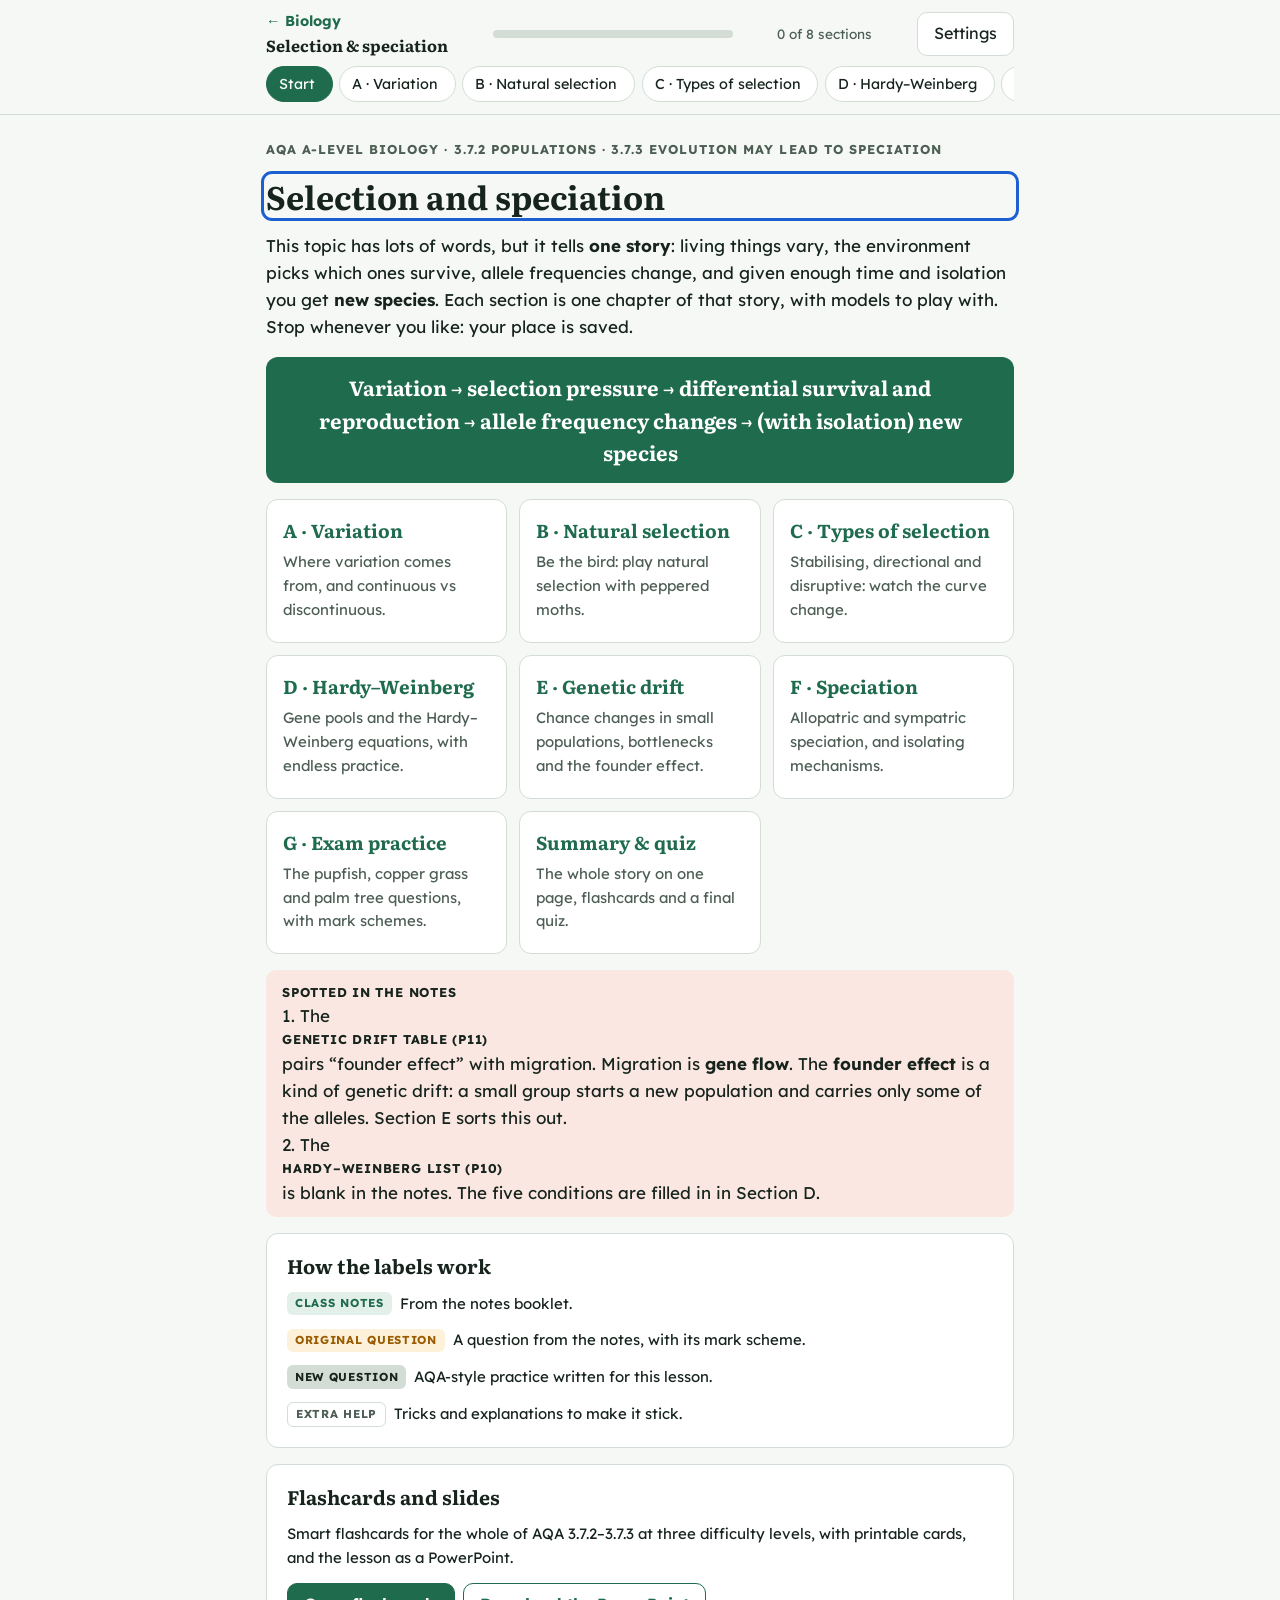
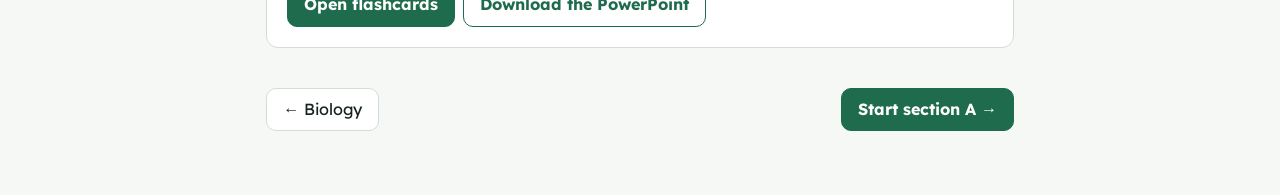
<file: biology/selection-speciation/index.html>
<!doctype html>
<html lang="en-GB">
<head>
<meta charset="utf-8">
<meta name="viewport" content="width=device-width,initial-scale=1,viewport-fit=cover">
<meta name="theme-color" content="#1F6B4E">
<link rel="manifest" href="../../manifest.webmanifest">
<link rel="apple-touch-icon" href="../../assets/icon-180.png">
<link rel="icon" href="../../assets/icon-192.png">
<meta name="apple-mobile-web-app-capable" content="yes">
<meta name="apple-mobile-web-app-title" content="Study">
<title>Selection and Speciation · Biology</title>
<link rel="stylesheet" href="../../assets/lesson.css">
<link rel="preconnect" href="https://fonts.googleapis.com">
<link rel="preconnect" href="https://fonts.gstatic.com" crossorigin>
<link rel="stylesheet" href="https://fonts.googleapis.com/css2?family=Lexend:wght@400;700&family=Literata:opsz,wght@7..72,500;7..72,700&display=swap">


</head>
<body data-lesson="selection-speciation-v1">
<svg width="0" height="0" style="position:absolute" aria-hidden="true" focusable="false"><defs><marker id="ah" viewBox="0 0 10 10" refX="8" refY="5" markerWidth="6" markerHeight="6" orient="auto-start-reverse"><path d="M0 0 L10 5 L0 10 z" fill="var(--muted)"/></marker></defs></svg>
<header class="bar">
  <div class="bar-in">
    <div class="bar-top">
      <div class="brandwrap"><a class="back" href="../">← Biology</a><span class="brand">Selection &amp; speciation</span></div>
      <div class="prog" role="progressbar" aria-label="Lesson progress" aria-valuemin="0" aria-valuemax="100" aria-valuenow="0"><i id="progfill"></i></div>
      <span class="progtxt" id="progtxt">0 of 8 sections</span>
      <button class="btn quiet" id="openSettings" aria-haspopup="dialog">Settings</button>
    </div>
    <nav class="tabs" aria-label="Lesson sections" id="tabs"></nav>
  </div>
</header>
<main class="wrap" id="main">
<!-- ============ START ============ -->
<section class="screen stack" data-sec="start" data-name="Start">
  <p class="eyebrow">AQA A-level Biology · 3.7.2 Populations · 3.7.3 Evolution may lead to speciation</p>
  <h1>Selection and speciation</h1>
  <p>This topic has lots of words, but it tells <b>one story</b>: living things vary, the environment picks which ones survive, allele frequencies change, and given enough time and isolation you get <b>new species</b>. Each section is one chapter of that story, with models to play with. Stop whenever you like: your place is saved.</p>
  <div class="bigrule">Variation → selection pressure → differential survival and reproduction → allele frequency changes → (with isolation) new species</div>
  <div id="resumeBox" hidden class="tip"><b>Welcome back</b><span id="resumeTxt"></span> <button class="btn solid" id="resumeBtn" style="margin-top:.5rem">Carry on where I stopped</button></div>
  <div class="map" id="map"></div>
  <div class="warn"><b>Spotted in the notes</b>
    <span>1. The <b>genetic drift table (p11)</b> pairs “founder effect” with migration. Migration is <b>gene flow</b>. The <b>founder effect</b> is a kind of genetic drift: a small group starts a new population and carries only some of the alleles. Section E sorts this out.</span><br>
    <span>2. The <b>Hardy–Weinberg list (p10)</b> is blank in the notes. The five conditions are filled in in Section D.</span></div>
  <div class="card">
    <h3>How the labels work</h3>
    <div class="row"><span class="tag notes">Class notes</span><span class="small">From the notes booklet.</span></div>
    <div class="row"><span class="tag orig">Original question</span><span class="small">A question from the notes, with its mark scheme.</span></div>
    <div class="row"><span class="tag new">New question</span><span class="small">AQA-style practice written for this lesson.</span></div>
    <div class="row"><span class="tag extra">Extra help</span><span class="small">Tricks and explanations to make it stick.</span></div>
  </div>
  <div class="card"><h3>Flashcards and slides</h3><p class="small">Smart flashcards for the whole of AQA 3.7.2–3.7.3 at three difficulty levels, with printable cards, and the lesson as a PowerPoint.</p><div class="row"><a class="btn solid" href="flashcards.html" style="text-decoration:none">Open flashcards</a><a class="btn" href="Selection-speciation-lesson.pptx" download style="text-decoration:none">Download the PowerPoint</a></div></div>
  <div class="pager"><a class="btn quiet" href="../" style="text-decoration:none">← Biology</a><button class="btn solid" data-go="A">Start section A →</button></div>
</section>

<!-- ============ A ============ -->
<section class="screen stack" data-sec="A" data-name="A · Variation" data-blurb="Where variation comes from, and continuous vs discontinuous." hidden>
  <p class="eyebrow">Section A · about 5 minutes · chapter 1 of the story</p>
  <h2>Variation: the raw material</h2>

  <div class="card" data-read>
    <div class="card-h"><h3>Why individuals differ</h3><span class="tag notes">Class notes · p3</span></div>
    <p>Individuals in a population show a wide range of variation in <b>phenotype</b> (what they look like and how they work). This is due to <b>genetic and environmental factors</b>.</p>
    <p><b>Three causes of genetic variation</b> (in sexual reproduction):</p>
    <ol class="clean">
      <li><b>Mutation</b>: the primary source. A sudden change in the base sequence of DNA, which introduces <b>new alleles</b>.</li>
      <li><b>Meiosis</b>: crossing over and independent segregation shuffle alleles into new combinations.</li>
      <li><b>Random fertilisation</b>: any gamete can fuse with any other.</li>
    </ol>
    <div class="trick"><span class="tt">Memory trick · M M R</span><p><b>M</b>utation makes new alleles. <b>M</b>eiosis mixes them. <b>R</b>andom fertilisation combines them.</p></div>
    <p>A mutation could give a selective <b>advantage</b>, be <b>neutral</b>, or give a selective <b>disadvantage</b>.</p>
    <p><b>The environment</b> also affects phenotype: <b>genotype sets the limits; the environment decides where within those limits</b> the organism ends up. Environmental factors include temperature, light intensity, humidity and other abiotic and biotic factors.</p>
    <button class="listen" type="button">Read aloud</button>
  </div>

  <div class="card" data-read>
    <div class="card-h"><h3>Two kinds of variation</h3><span class="tag notes">Class notes · p3–4</span></div>
    <div class="map" style="grid-template-columns:repeat(auto-fit,minmax(240px,1fr))">
      <div class="def"><dt>Discontinuous</dt><dd>A few <b>distinct categories</b>, no in-betweens. Mainly <b>genetic</b>, usually <b>one gene</b>. Plot as a <b>bar chart</b>. E.g. blood group.</dd>
        <dd><svg viewBox="0 0 200 110" role="img" aria-label="Bar chart of blood groups A, B, AB and O"><g style="fill:var(--leaf)"><rect x="18" y="38" width="30" height="58"/><rect x="62" y="84" width="30" height="12"/><rect x="106" y="92" width="30" height="4"/><rect x="150" y="34" width="30" height="62"/></g><line x1="10" x2="190" y1="96" y2="96" stroke="var(--ink)"/><g font-size="11" text-anchor="middle" style="fill:var(--ink)"><text x="33" y="108">A</text><text x="77" y="108">B</text><text x="121" y="108">AB</text><text x="165" y="108">O</text></g></svg></dd></div>
      <div class="def"><dt>Continuous</dt><dd>Any value in a <b>range</b>. Controlled by <b>many genes</b> (polygenes) <b>and the environment</b>. Plot as a <b>normal distribution</b> (bell curve). E.g. height, mass.</dd>
        <dd><svg viewBox="0 0 200 110" role="img" aria-label="Bell-shaped normal distribution of height"><path d="M10 96 C 60 96, 70 10, 100 10 C 130 10, 140 96, 190 96" fill="var(--leaf-soft)" stroke="var(--leaf)" stroke-width="3"/><line x1="10" x2="190" y1="96" y2="96" stroke="var(--ink)"/><text x="100" y="108" font-size="11" text-anchor="middle" style="fill:var(--ink)">height / cm</text></svg></dd></div>
    </div>
    <div class="tip"><b>Study tip (from the notes)</b>Recognise discontinuous variation and be able to plot a bar chart from any data you're given. Continuous data gets a histogram or line, never separated bars.</div>
    <button class="listen" type="button">Read aloud</button>
  </div>

  <h3 style="margin-top:.5rem">Check A</h3>
  <div class="card matcher" data-q="A1" data-label="A · Continuous or discontinuous" data-win="All sorted correctly.">
    <div class="card-h"><span class="tag new">New question</span></div>
    <p class="qtext">Sort each characteristic.</p>
    <div class="match">
      <span class="m-l">Human blood group</span><select aria-label="Blood group" data-answer="d"><option value="">Choose…</option><option value="d">Discontinuous</option><option value="c">Continuous</option></select>
      <span class="m-l">Leaf length</span><select aria-label="Leaf length" data-answer="c"><option value="">Choose…</option><option value="d">Discontinuous</option><option value="c">Continuous</option></select>
      <span class="m-l">Human body mass</span><select aria-label="Body mass" data-answer="c"><option value="">Choose…</option><option value="d">Discontinuous</option><option value="c">Continuous</option></select>
      <span class="m-l">Flower colour in pea plants (purple or white)</span><select aria-label="Pea flower colour" data-answer="d"><option value="">Choose…</option><option value="d">Discontinuous</option><option value="c">Continuous</option></select>
    </div>
    <div class="row"><button class="btn" data-mcheck>Check</button></div><div class="fb" hidden aria-live="polite"></div></div>
  <div class="card mcq" data-q="A2" data-label="A · Primary source of variation" data-answer="b">
    <div class="card-h"><span class="tag new">New question</span></div>
    <p class="qtext">What is the only source of <u>new</u> alleles?</p>
    <div class="opts">
      <button data-o="a" data-fb="Meiosis reshuffles alleles that already exist. It can't create new ones.">Meiosis</button>
      <button data-o="b" data-fb="Correct. Mutation changes the base sequence of DNA, creating new alleles.">Mutation</button>
      <button data-o="c" data-fb="Fertilisation combines existing alleles. It doesn't make new ones.">Random fertilisation</button>
    </div><div class="fb" hidden aria-live="polite"></div></div>

  <div class="done-row"><button class="btn solid" data-complete="A">Mark section A done</button><span class="small muted">You can take a break here.</span></div>
  <div class="pager"><button class="btn quiet" data-go="start">← Start</button><button class="btn" data-go="B">Section B →</button></div>
</section>

<!-- ============ B ============ -->
<section class="screen stack" data-sec="B" data-name="B · Natural selection" data-blurb="Be the bird: play natural selection with peppered moths." hidden>
  <p class="eyebrow">Section B · about 6 minutes · chapter 2</p>
  <h2>Natural selection</h2>

  <div class="card" data-read>
    <div class="card-h"><h3>The definition</h3><span class="tag notes">Class notes · p4</span></div>
    <dl class="def"><dt>Natural selection</dt><dd>The process by which organisms that are <b>better adapted</b> to their environment <b>survive and reproduce in greater numbers</b>, resulting in an <b>increase in the frequency of the advantageous allele</b> within the population.</dd></dl>
    <dl class="def"><dt>Evolution</dt><dd>A <b>change in the allele frequencies</b> within a population (over many generations).</dd></dl>
  </div>

  <div class="card">
    <div class="card-h"><h3>The chain, one link at a time</h3><span class="tag notes">Class notes · p4–5</span></div>
    <ol class="clean steps" data-steps>
      <li><b>Over-production.</b> Organisms produce more offspring than the environment can support.</li>
      <li><b>Variation</b> exists within the population, caused by mutation (plus meiosis and random fertilisation).</li>
      <li><b>Selection pressure</b>: predation, disease or <b>competition</b> for limited resources (intraspecific competition). These can be <b>biotic</b> (living) or <b>abiotic</b> (non-living).</li>
      <li><b>Differential survival</b>: individuals with an advantageous allele are <b>more likely to survive and reproduce</b>. Less well adapted ones are less likely to.</li>
      <li>They <b>pass on their advantageous alleles</b> to their offspring.</li>
      <li>Over many generations the <b>frequency of the advantageous allele increases</b> in the population.</li>
    </ol>
    <div class="row"><button class="btn" data-stepnext>Show next step</button><button class="btn quiet" data-stepall>Show all</button></div>
    <div class="trick"><span class="tt">Exam trick · the 4-mark skeleton</span><p><b>Variation (mutation) → selection pressure → better adapted survive and reproduce → pass on allele → allele frequency increases.</b> Almost every natural selection question is this chain with the context's words dropped in.</p></div>
    <div class="warn"><b>The classic mistake</b>Organisms do <b>not</b> develop a phenotype <i>because</i> the environment changes. The useful allele was <b>already there</b>, from a <b>chance mutation</b>, before the change. Never write “the moths turned dark to hide”.</div>
  </div>

  <div class="card">
    <div class="card-h"><h3>Play it: be the bird</h3><span class="tag extra">Extra help · model</span></div>
    <p class="small">Peppered moths come in pale and dark forms (one gene; dark is dominant). Factory soot blackened tree bark in the 1800s. Press <b>Be the bird</b> and tap the moths you can spot to eat them. Then do it again for the next generation, and watch the graph. Or let nature run it for you.</p>
    <div class="selsim"></div>
  </div>

  <h3 style="margin-top:.5rem">Check B</h3>
  <div class="card" data-q="B1" data-label="B · Explain dark moths (4 marks)">
    <div class="card-h"><span class="tag new">New question</span><span class="marks">[4 marks]</span></div>
    <p class="qtext">Explain how the proportion of dark peppered moths increased in polluted areas.</p>
    <textarea aria-label="Your answer"></textarea>
    <div class="hintbox" data-hints='["Where did the dark allele come from?","What was the selection pressure, and which moths survived?","Finish with allele frequency."]'><button class="btn quiet" data-hint>Show a hint</button></div>
    <button class="btn" data-model>Compare with model answer</button>
    <div class="reveal-body" hidden><ol class="clean"><li>The dark allele arose by (random) <b>mutation</b>. ✔</li><li><b>Predation</b> by birds was the selection pressure: dark moths were <b>camouflaged</b> on sooty bark. ✔</li><li>So dark moths were <b>more likely to survive and reproduce</b>. ✔</li><li>They <b>passed on the dark allele</b>, so its <b>frequency increased</b> over generations. ✔</li></ol></div></div>
  <div class="card mcq" data-q="B2" data-label="B · Biotic or abiotic" data-answer="c">
    <div class="card-h"><span class="tag new">New question</span></div>
    <p class="qtext">Which of these is an <b>abiotic</b> selection pressure?</p>
    <div class="opts"><button data-o="a" data-fb="Predators are living, so predation is biotic.">Predation</button><button data-o="b" data-fb="Disease is caused by living pathogens, so it's biotic.">Disease</button><button data-o="c" data-fb="Correct. Temperature is a non-living factor.">Low temperature</button><button data-o="d" data-fb="Competition is between living organisms: biotic.">Competition for mates</button></div><div class="fb" hidden aria-live="polite"></div></div>

  <div class="done-row"><button class="btn solid" data-complete="B">Mark section B done</button><span class="small muted">A good place for a break.</span></div>
  <div class="pager"><button class="btn quiet" data-go="A">← Section A</button><button class="btn" data-go="C">Section C →</button></div>
</section>

<!-- ============ C ============ -->
<section class="screen stack" data-sec="C" data-name="C · Types of selection" data-blurb="Stabilising, directional and disruptive: watch the curve change." hidden>
  <p class="eyebrow">Section C · about 6 minutes · chapter 3</p>
  <h2>Three types of selection</h2>

  <div class="card" data-read>
    <div class="card-h"><h3>Read it from the curve</h3><span class="tag extra">Extra help</span></div>
    <p>Each type of selection is shown by what happens to a <b>normal distribution curve</b>. Ask one question: <b>which part of the curve is being killed off?</b></p>
    <div class="tablewrap"><table class="notes">
      <thead><tr><th>Type</th><th>Which phenotypes are favoured?</th><th>What happens to the curve</th><th>Example</th></tr></thead>
      <tbody>
        <tr><td><b>Stabilising</b></td><td>The <b>average</b>; both extremes selected against</td><td>Same mean, <b>narrower</b>, taller</td><td>Human birth mass</td></tr>
        <tr><td><b>Directional</b></td><td><b>One extreme</b></td><td><b>Mean shifts</b> one way</td><td>Fur length in cold; peppered moths</td></tr>
        <tr><td><b>Disruptive</b></td><td><b>Both extremes</b>; the average selected against</td><td>Splits into <b>two peaks</b></td><td>Mice on sand and grass</td></tr>
      </tbody></table></div>
    <div class="trick"><span class="tt">Memory trick</span><p><b>S</b>tabilising <b>S</b>queezes. <b>D</b>irectional <b>D</b>rifts one way. <b>D</b>isruptive <b>D</b>ivides in two.</p></div>
  </div>

  <div class="card">
    <div class="card-h"><h3>Watch the curve change</h3><span class="tag extra">Extra help · model</span></div>
    <p class="small">Pick a type, then press <b>Next generation</b> a few times. The red shading shows the phenotypes being selected against.</p>
    <div class="selcurve"></div>
  </div>

  <div class="card" data-read>
    <div class="card-h"><h3>The details from the notes</h3><span class="tag notes">Class notes · p6–8</span></div>
    <p><b>Stabilising</b>: occurs where the environment is <b>stable</b>. Selection pressure at <b>both ends</b>; favours the average; reduces variability; <b>reduces the opportunity for evolutionary change</b>. E.g. very heavy or very light babies have higher death rates around birth, so over time there are fewer of them.</p>
    <p><b>Directional</b>: the mean was the optimum, but an <b>environmental change</b> brings a new selection pressure that favours <b>one extreme</b>. Some individuals already have that phenotype (from a chance mutation); over time it predominates and the <b>mean shifts</b>. E.g. mice: at 10 °C the best fur length is 1.5 cm; if it cools to 5 °C, mice with fur ≥ 2.0 cm survive better, and the mean shifts to 2.0 cm. Then the pressure stops.</p>
    <p><b>Disruptive</b>: the <b>opposite of stabilising</b>. Favours <b>two extremes</b>; the least common type, but the <b>most important for speciation</b>, because it can split one population into two. E.g. light mice on sand and dark mice in grass; medium mice get eaten.</p>
    <p class="small muted">The notes say the mean “shifts in both directions” in disruptive selection. Better to say the population <b>splits into two peaks</b>: the overall mean can stay where it was.</p>
    <button class="listen" type="button">Read aloud</button>
  </div>

  <h3 style="margin-top:.5rem">Check C</h3>
  <div class="card matcher" data-q="C1" data-label="C · Name the selection" data-win="All three spotted.">
    <div class="card-h"><span class="tag new">New question</span></div>
    <p class="qtext">Which type of selection is each?</p>
    <div class="match">
      <span class="m-l">Bacteria with an antibiotic-resistance allele survive treatment</span><select aria-label="Antibiotic" data-answer="dir"><option value="">Choose…</option><option value="stab">Stabilising</option><option value="dir">Directional</option><option value="dis">Disruptive</option></select>
      <span class="m-l">Birds laying the average number of eggs raise the most chicks</span><select aria-label="Eggs" data-answer="stab"><option value="">Choose…</option><option value="stab">Stabilising</option><option value="dir">Directional</option><option value="dis">Disruptive</option></select>
      <span class="m-l">Finches with very small or very large beaks survive; medium beaks can't crack either seed type</span><select aria-label="Finches" data-answer="dis"><option value="">Choose…</option><option value="stab">Stabilising</option><option value="dir">Directional</option><option value="dis">Disruptive</option></select>
    </div>
    <div class="row"><button class="btn" data-mcheck>Check</button></div><div class="fb" hidden aria-live="polite"></div></div>
  <div class="card" data-q="C2" data-label="C · Describe stabilising (3 marks)">
    <div class="card-h"><span class="tag new">New question</span><span class="marks">[3 marks]</span></div>
    <p class="qtext">Describe stabilising selection and its effect on a normal distribution curve.</p>
    <textarea aria-label="Your answer"></textarea>
    <button class="btn" data-model>Compare with model answer</button>
    <div class="reveal-body" hidden><ol class="clean"><li>Individuals with phenotypes <b>close to the mean</b> (average) are favoured / more likely to survive and reproduce. ✔</li><li>Both <b>extremes are selected against</b>. ✔</li><li>The mean stays the same but the <b>range / standard deviation decreases</b> (narrower, taller curve). ✔</li></ol></div></div>

  <div class="done-row"><button class="btn solid" data-complete="C">Mark section C done</button><span class="small muted">Halfway through the story.</span></div>
  <div class="pager"><button class="btn quiet" data-go="B">← Section B</button><button class="btn" data-go="D">Section D →</button></div>
</section>

<!-- ============ D ============ -->
<section class="screen stack" data-sec="D" data-name="D · Hardy–Weinberg" data-blurb="Gene pools and the Hardy–Weinberg equations, with endless practice." hidden>
  <p class="eyebrow">Section D · about 7 minutes · the maths bit</p>
  <h2>Gene pools and Hardy–Weinberg</h2>

  <div class="card" data-read>
    <div class="card-h"><h3>The words</h3><span class="tag notes">Class notes + AQA 3.7.2</span></div>
    <dl class="def"><dt>Population</dt><dd>All the organisms of <b>one species</b> living in the same place at the same time, which can interbreed.</dd></dl>
    <dl class="def"><dt>Gene pool</dt><dd>All the <b>alleles of all the genes</b> in a population at one time.</dd></dl>
    <dl class="def"><dt>Allele frequency</dt><dd>How often an allele occurs in the gene pool, as a proportion (0 to 1).</dd></dl>
  </div>

  <div class="card" data-read>
    <div class="card-h"><h3>The two equations</h3><span class="tag extra">AQA 3.7.2</span></div>
    <p>For a gene with two alleles, dominant <b>A</b> (frequency <b>p</b>) and recessive <b>a</b> (frequency <b>q</b>):</p>
    <div class="eqbox"><span class="eq">p + q = 1 &nbsp;&nbsp;<span class="small" style="font-weight:400">(alleles)</span></span></div>
    <div class="eqbox"><span class="eq">p² + 2pq + q² = 1 &nbsp;&nbsp;<span class="small" style="font-weight:400">(genotypes)</span></span></div>
    <div class="tablewrap"><table class="notes"><thead><tr><th>Term</th><th>Genotype</th><th>Phenotype</th></tr></thead><tbody><tr><td>p²</td><td>AA homozygous dominant</td><td>dominant</td></tr><tr><td>2pq</td><td>Aa heterozygous (carriers)</td><td>dominant</td></tr><tr><td><b>q²</b></td><td>aa homozygous recessive</td><td><b>recessive: the only one you can see directly</b></td></tr></tbody></table></div>
    <div class="trick"><span class="tt">The golden rule</span><p><b>Always start from q².</b> The recessive phenotype is the only genotype you can count, because AA and Aa look the same. q² → √ → q → p = 1 − q → then p² and 2pq.</p></div>
    <button class="listen" type="button">Read aloud</button>
  </div>

  <div class="card" data-read>
    <div class="card-h"><h3>When does it work? The 5 conditions</h3><span class="tag notes">Class notes · p10 (filled in)</span></div>
    <p>Hardy–Weinberg predicts allele frequencies will <b>stay constant</b> from one generation to the next, as long as:</p>
    <ol class="clean"><li>The population is <b>large</b>.</li><li>Mating is <b>random</b>.</li><li>There is <b>no mutation</b>.</li><li>There is <b>no migration</b> in or out (no gene flow).</li><li>There is <b>no selection</b> (all genotypes equally likely to survive and reproduce).</li></ol>
    <div class="trick"><span class="tt">Memory trick · “Large Random Mutant-free Mice, Never Selected”</span><p><b>L</b>arge · <b>R</b>andom mating · no <b>M</b>utation · no <b>M</b>igration · no <b>S</b>election.</p></div>
    <p class="small">The point: if real allele frequencies <b>do</b> change, one of these conditions is being broken, often <b>selection</b>. That's how Hardy–Weinberg shows evolution happening.</p>
    <button class="listen" type="button">Read aloud</button>
  </div>

  <div class="card multi" data-q="D1" data-label="Copper grass Hardy–Weinberg 5(a)" data-win="All correct.">
    <div class="card-h"><span class="tag orig">Original question · textbook Q5(a)</span><span class="marks">[3]</span></div>
    <p class="qtext">A gene associated with copper tolerance has two alleles, <b>T</b> and <b>t</b>. Varieties of <i>Agrostis tenuis</i> that have both recessive alleles are copper tolerant, while varieties possessing one or more dominant alleles are not. A sample of plants was tested for copper tolerance and 72 plants were found to be copper tolerant while 378 were not.<br>(a) Assuming the Hardy–Weinberg principle applies, calculate the percentage of the sample that have the genotypes TT, Tt and tt.</p>
    <div class="gridrow"><label for="d1a">tt</label><input id="d1a" type="text" data-answer="16" data-tol="0.5"><span class="small">%</span></div>
    <div class="gridrow"><label for="d1b">TT</label><input id="d1b" type="text" data-answer="36" data-tol="0.5"><span class="small">%</span></div>
    <div class="gridrow"><label for="d1c">Tt</label><input id="d1c" type="text" data-answer="48" data-tol="0.5"><span class="small">%</span></div>
    <div class="row"><button class="btn" data-gcheck>Check my answers</button></div>
    <div class="fb" hidden aria-live="polite"></div>
    <div class="hintbox" data-hints='["Total sample = 72 + 378 = 450","q² = 72 ÷ 450 = 0.16, so q = 0.4 and p = 0.6","TT = p², Tt = 2pq"]'><button class="btn quiet" data-hint>Show a hint</button></div>
    <button class="btn" data-model>Show the worked answer</button>
    <div class="reveal-body" hidden><ol class="clean"><li>Total = 72 + 378 = <b>450</b>. Tolerant plants are <b>tt</b>, so q² = 72 ÷ 450 = <b>0.16 → 16%</b></li><li>q = √0.16 = <b>0.4</b>; p = 1 − 0.4 = <b>0.6</b></li><li>TT = p² = 0.6² = 0.36 = <b>36%</b></li><li>Tt = 2pq = 2 × 0.6 × 0.4 = 0.48 = <b>48%</b></li><li>Check: 36 + 48 + 16 = 100 ✓</li></ol></div>
  </div>
  <div class="card" data-q="D2" data-label="Copper grass 5(b) why H–W fails">
    <div class="card-h"><span class="tag orig">Original question · textbook Q5(b)</span><span class="marks">[2]</span></div>
    <p class="qtext">(b) Justify, giving two reasons, why the Hardy–Weinberg principle does not apply in the situation described here.</p>
    <textarea aria-label="Your answer"></textarea>
    <button class="btn" data-model>Compare with model answer</button>
    <div class="reveal-body" hidden><p>Any two:</p><ol class="clean"><li><b>Selection is happening</b>: copper in the soil favours the tolerant (tt) plants. ✔</li><li><b>Mating may not be random</b>: plants on contaminated soil are more likely to pollinate each other. ✔</li><li><b>Migration / gene flow</b>: pollen and seeds can blow in from plants on uncontaminated soil. ✔</li><li>The <b>sample / population may be small</b>. ✔</li></ol></div></div>

  <div class="card">
    <div class="card-h"><h3>Endless practice</h3><span class="tag new">New questions</span></div>
    <p class="small">A new Hardy–Weinberg question every time. Fill in all five boxes, then check.</p>
    <div class="hwgen"></div>
  </div>

  <div class="done-row"><button class="btn solid" data-complete="D">Mark section D done</button><span class="small muted">That was the hardest part.</span></div>
  <div class="pager"><button class="btn quiet" data-go="C">← Section C</button><button class="btn" data-go="E">Section E →</button></div>
</section>

<!-- ============ E ============ -->
<section class="screen stack" data-sec="E" data-name="E · Genetic drift" data-blurb="Chance changes in small populations, bottlenecks and the founder effect." hidden>
  <p class="eyebrow">Section E · about 4 minutes</p>
  <h2>Genetic drift: evolution by chance</h2>

  <div class="card" data-read>
    <div class="card-h"><h3>What it is</h3><span class="tag notes">Class notes · p11, tidied</span></div>
    <dl class="def"><dt>Genetic drift</dt><dd>A <b>random</b> (chance) change in allele frequency from one generation to the next. It matters most in <b>small populations</b>, where the chance loss of a few individuals carrying an allele changes its frequency a lot.</dd></dl>
    <div class="map" style="grid-template-columns:repeat(auto-fit,minmax(220px,1fr))">
      <div class="def"><dt>Bottleneck (a type of drift)</dt><dd>A large population is suddenly cut to a few survivors by chance, e.g. a <b>natural disaster</b>: volcanic eruption, tsunami, meteor. The survivors' alleles form the new gene pool, so <b>genetic diversity falls</b>.</dd></div>
      <div class="def"><dt>Founder effect (a type of drift)</dt><dd>A <b>small group</b> leaves to found a new population, e.g. on an island. It carries only <b>some of the alleles</b> of the original population, by chance.</dd></div>
      <div class="def"><dt>Gene flow (not drift)</dt><dd>Change in allele frequency due to the <b>migration</b> of fertile individuals between populations.</dd></div>
    </div>
    <div class="warn"><b>Correction to the notes (p11)</b>The table puts “founder effect” in the same row as gene flow (migration). They're different: <b>gene flow</b> is migration between populations; the <b>founder effect</b> is genetic drift in a small new population.</div>
    <div class="trick"><span class="tt">Selection vs drift</span><p><b>Selection</b>: <i>which</i> individuals survive depends on their alleles. <b>Drift</b>: survival is <b>luck</b>. A volcano doesn't care about your fur length.</p></div>
  </div>

  <div class="card">
    <div class="card-h"><h3>See it happen</h3><span class="tag extra">Extra help · model</span></div>
    <p class="small">Six populations, each starting with an allele at 0.5, with <b>no selection at all</b>. Try a small population, then a large one, then the disaster. Press run again: chance gives a different result every time.</p>
    <div class="driftsim"></div>
  </div>

  <h3 style="margin-top:.5rem">Check E</h3>
  <div class="card mcq" data-q="E1" data-label="E · Why drift matters in small populations" data-answer="a">
    <div class="card-h"><span class="tag new">New question</span></div>
    <p class="qtext">Why does genetic drift have a bigger effect in small populations?</p>
    <div class="opts"><button data-o="a" data-fb="Correct. With few individuals, a chance loss of one or two carrying an allele changes its frequency a lot.">Chance loss of a few individuals changes allele frequency a lot</button><button data-o="b" data-fb="Selection isn't stronger in small populations. Drift is about chance, not selection.">Selection pressures are stronger</button><button data-o="c" data-fb="Mutation rate per individual isn't higher in small populations.">More mutations occur</button></div><div class="fb" hidden aria-live="polite"></div></div>

  <div class="done-row"><button class="btn solid" data-complete="E">Mark section E done</button><span class="small muted">Next: new species.</span></div>
  <div class="pager"><button class="btn quiet" data-go="D">← Section D</button><button class="btn" data-go="F">Section F →</button></div>
</section>

<!-- ============ F ============ -->
<section class="screen stack" data-sec="F" data-name="F · Speciation" data-blurb="Allopatric and sympatric speciation, and isolating mechanisms." hidden>
  <p class="eyebrow">Section F · about 7 minutes · the last chapter</p>
  <h2>Speciation: making new species</h2>

  <div class="card" data-read>
    <div class="card-h"><h3>The key idea</h3><span class="tag notes">Class notes · p10</span></div>
    <dl class="def"><dt>Species</dt><dd>A group of similar organisms that can <b>interbreed to produce fertile offspring</b>. They share one <b>gene pool</b>.</dd></dl>
    <dl class="def"><dt>Speciation</dt><dd>The evolution of a <b>new species</b> from an existing species.</dd></dl>
    <p>If two populations can still interbreed, they <b>won't</b> become separate species: interbreeding keeps mixing their gene pools. So first they must be <b>reproductively isolated</b> (prevented from interbreeding). Then <b>mutations accumulate</b> and <b>different selection pressures</b> act on each, until they're too different to produce fertile offspring.</p>
    <div class="bigrule" style="font-size:1em">No isolation → no speciation. Isolation is always step one.</div>
  </div>

  <div class="card stepper">
    <script type="application/json">{"steps":["Press <b>Show next step</b> to watch allopatric speciation happen.","<b>1 · One population.</b> One species of snail, all interbreeding, one gene pool.","<b>2 · A physical barrier divides it</b>, e.g. a river, mountain or road. Now the two groups can’t interbreed: <b>geographical isolation</b>.","<b>3 · Different selection pressures</b> act on each side (shady forest vs open grass), and <b>different mutations</b> arise in each population.","<b>4 · Natural selection</b> changes the allele frequencies differently on each side. Over many generations genotype and phenotype diverge.","<b>5 · Reunited, they can’t interbreed</b> to produce fertile offspring. They are now <b>separate species</b>, each with its own gene pool."]}</script>
    <div class="card-h"><h3>Allopatric speciation, step by step</h3><span class="tag notes">Class notes · p11</span></div>
    <div class="fig narrow">
      <svg viewBox="0 0 420 220" role="img" aria-labelledby="alloT">
        <title id="alloT">A population of snails is split by a river. The forest side becomes dark brown snails and the grass side pale banded snails. When a bridge reconnects them they cannot produce fertile offspring.</title>
        <rect x="0" y="0" width="420" height="220" rx="12" fill="var(--leaf-soft)"/>
        <g data-step="3"><rect x="0" y="0" width="190" height="220" rx="12" fill="#2f5d3a" opacity=".55"/><text x="12" y="20" font-size="12" font-weight="700" style="fill:var(--ink)">shady forest</text><text x="300" y="20" font-size="12" font-weight="700" style="fill:var(--ink)">open grass</text></g>
        <g data-step="1"><g transform="translate(57 172)"><ellipse cx="2" cy="7" rx="13" ry="4" fill="#c9a27a"/><circle cx="0" cy="0" r="9" fill="#b08a5a" stroke="rgba(0,0,0,.35)"/><path d="M-4 0 a4 4 0 1 1 4 4" fill="none" stroke="rgba(0,0,0,.35)" stroke-width="1.4"/></g><g transform="translate(68 128)"><ellipse cx="2" cy="7" rx="13" ry="4" fill="#c9a27a"/><circle cx="0" cy="0" r="9" fill="#b08a5a" stroke="rgba(0,0,0,.35)"/><path d="M-4 0 a4 4 0 1 1 4 4" fill="none" stroke="rgba(0,0,0,.35)" stroke-width="1.4"/></g><g transform="translate(318 49)"><ellipse cx="2" cy="7" rx="13" ry="4" fill="#c9a27a"/><circle cx="0" cy="0" r="9" fill="#b08a5a" stroke="rgba(0,0,0,.35)"/><path d="M-4 0 a4 4 0 1 1 4 4" fill="none" stroke="rgba(0,0,0,.35)" stroke-width="1.4"/></g><g transform="translate(279 89)"><ellipse cx="2" cy="7" rx="13" ry="4" fill="#c9a27a"/><circle cx="0" cy="0" r="9" fill="#b08a5a" stroke="rgba(0,0,0,.35)"/><path d="M-4 0 a4 4 0 1 1 4 4" fill="none" stroke="rgba(0,0,0,.35)" stroke-width="1.4"/></g><g transform="translate(39 57)"><ellipse cx="2" cy="7" rx="13" ry="4" fill="#c9a27a"/><circle cx="0" cy="0" r="9" fill="#b08a5a" stroke="rgba(0,0,0,.35)"/><path d="M-4 0 a4 4 0 1 1 4 4" fill="none" stroke="rgba(0,0,0,.35)" stroke-width="1.4"/></g><g transform="translate(55 96)"><ellipse cx="2" cy="7" rx="13" ry="4" fill="#c9a27a"/><circle cx="0" cy="0" r="9" fill="#b08a5a" stroke="rgba(0,0,0,.35)"/><path d="M-4 0 a4 4 0 1 1 4 4" fill="none" stroke="rgba(0,0,0,.35)" stroke-width="1.4"/></g><g transform="translate(134 196)"><ellipse cx="2" cy="7" rx="13" ry="4" fill="#c9a27a"/><circle cx="0" cy="0" r="9" fill="#b08a5a" stroke="rgba(0,0,0,.35)"/><path d="M-4 0 a4 4 0 1 1 4 4" fill="none" stroke="rgba(0,0,0,.35)" stroke-width="1.4"/></g><g transform="translate(341 184)"><ellipse cx="2" cy="7" rx="13" ry="4" fill="#c9a27a"/><circle cx="0" cy="0" r="9" fill="#b08a5a" stroke="rgba(0,0,0,.35)"/><path d="M-4 0 a4 4 0 1 1 4 4" fill="none" stroke="rgba(0,0,0,.35)" stroke-width="1.4"/></g><g transform="translate(319 136)"><ellipse cx="2" cy="7" rx="13" ry="4" fill="#c9a27a"/><circle cx="0" cy="0" r="9" fill="#b08a5a" stroke="rgba(0,0,0,.35)"/><path d="M-4 0 a4 4 0 1 1 4 4" fill="none" stroke="rgba(0,0,0,.35)" stroke-width="1.4"/></g><g transform="translate(88 109)"><ellipse cx="2" cy="7" rx="13" ry="4" fill="#c9a27a"/><circle cx="0" cy="0" r="9" fill="#b08a5a" stroke="rgba(0,0,0,.35)"/><path d="M-4 0 a4 4 0 1 1 4 4" fill="none" stroke="rgba(0,0,0,.35)" stroke-width="1.4"/></g><g transform="translate(296 65)"><ellipse cx="2" cy="7" rx="13" ry="4" fill="#c9a27a"/><circle cx="0" cy="0" r="9" fill="#b08a5a" stroke="rgba(0,0,0,.35)"/><path d="M-4 0 a4 4 0 1 1 4 4" fill="none" stroke="rgba(0,0,0,.35)" stroke-width="1.4"/></g><g transform="translate(312 198)"><ellipse cx="2" cy="7" rx="13" ry="4" fill="#c9a27a"/><circle cx="0" cy="0" r="9" fill="#b08a5a" stroke="rgba(0,0,0,.35)"/><path d="M-4 0 a4 4 0 1 1 4 4" fill="none" stroke="rgba(0,0,0,.35)" stroke-width="1.4"/></g><g transform="translate(116 130)"><ellipse cx="2" cy="7" rx="13" ry="4" fill="#c9a27a"/><circle cx="0" cy="0" r="9" fill="#b08a5a" stroke="rgba(0,0,0,.35)"/><path d="M-4 0 a4 4 0 1 1 4 4" fill="none" stroke="rgba(0,0,0,.35)" stroke-width="1.4"/></g><g transform="translate(384 51)"><ellipse cx="2" cy="7" rx="13" ry="4" fill="#c9a27a"/><circle cx="0" cy="0" r="9" fill="#b08a5a" stroke="rgba(0,0,0,.35)"/><path d="M-4 0 a4 4 0 1 1 4 4" fill="none" stroke="rgba(0,0,0,.35)" stroke-width="1.4"/></g><g transform="translate(336 87)"><ellipse cx="2" cy="7" rx="13" ry="4" fill="#c9a27a"/><circle cx="0" cy="0" r="9" fill="#b08a5a" stroke="rgba(0,0,0,.35)"/><path d="M-4 0 a4 4 0 1 1 4 4" fill="none" stroke="rgba(0,0,0,.35)" stroke-width="1.4"/></g><g transform="translate(274 171)"><ellipse cx="2" cy="7" rx="13" ry="4" fill="#c9a27a"/><circle cx="0" cy="0" r="9" fill="#b08a5a" stroke="rgba(0,0,0,.35)"/><path d="M-4 0 a4 4 0 1 1 4 4" fill="none" stroke="rgba(0,0,0,.35)" stroke-width="1.4"/></g><g transform="translate(173 98)"><ellipse cx="2" cy="7" rx="13" ry="4" fill="#c9a27a"/><circle cx="0" cy="0" r="9" fill="#b08a5a" stroke="rgba(0,0,0,.35)"/><path d="M-4 0 a4 4 0 1 1 4 4" fill="none" stroke="rgba(0,0,0,.35)" stroke-width="1.4"/></g><g transform="translate(112 97)"><ellipse cx="2" cy="7" rx="13" ry="4" fill="#c9a27a"/><circle cx="0" cy="0" r="9" fill="#b08a5a" stroke="rgba(0,0,0,.35)"/><path d="M-4 0 a4 4 0 1 1 4 4" fill="none" stroke="rgba(0,0,0,.35)" stroke-width="1.4"/></g><g transform="translate(173 169)"><ellipse cx="2" cy="7" rx="13" ry="4" fill="#c9a27a"/><circle cx="0" cy="0" r="9" fill="#b08a5a" stroke="rgba(0,0,0,.35)"/><path d="M-4 0 a4 4 0 1 1 4 4" fill="none" stroke="rgba(0,0,0,.35)" stroke-width="1.4"/></g><g transform="translate(273 122)"><ellipse cx="2" cy="7" rx="13" ry="4" fill="#c9a27a"/><circle cx="0" cy="0" r="9" fill="#b08a5a" stroke="rgba(0,0,0,.35)"/><path d="M-4 0 a4 4 0 1 1 4 4" fill="none" stroke="rgba(0,0,0,.35)" stroke-width="1.4"/></g><g transform="translate(393 149)"><ellipse cx="2" cy="7" rx="13" ry="4" fill="#c9a27a"/><circle cx="0" cy="0" r="9" fill="#b08a5a" stroke="rgba(0,0,0,.35)"/><path d="M-4 0 a4 4 0 1 1 4 4" fill="none" stroke="rgba(0,0,0,.35)" stroke-width="1.4"/></g><g transform="translate(97 160)"><ellipse cx="2" cy="7" rx="13" ry="4" fill="#c9a27a"/><circle cx="0" cy="0" r="9" fill="#b08a5a" stroke="rgba(0,0,0,.35)"/><path d="M-4 0 a4 4 0 1 1 4 4" fill="none" stroke="rgba(0,0,0,.35)" stroke-width="1.4"/></g></g>
        <path data-step="2" d="M200 0 C 180 60, 240 120, 205 220 L 235 220 C 270 120, 210 60, 230 0 Z" fill="#4a90c8"/>
        <text data-step="2" x="217" y="112" font-size="11" text-anchor="middle" transform="rotate(80 217 112)" style="fill:#fff" font-weight="700">river</text>
        <g data-step="4"><g transform="translate(57 172)"><ellipse cx="2" cy="7" rx="13" ry="4" fill="#8a6a50"/><circle cx="0" cy="0" r="9" fill="#4a2f1a" stroke="rgba(0,0,0,.35)"/><path d="M-4 0 a4 4 0 1 1 4 4" fill="none" stroke="rgba(0,0,0,.35)" stroke-width="1.4"/></g><g transform="translate(68 128)"><ellipse cx="2" cy="7" rx="13" ry="4" fill="#8a6a50"/><circle cx="0" cy="0" r="9" fill="#4a2f1a" stroke="rgba(0,0,0,.35)"/><path d="M-4 0 a4 4 0 1 1 4 4" fill="none" stroke="rgba(0,0,0,.35)" stroke-width="1.4"/></g><g transform="translate(39 57)"><ellipse cx="2" cy="7" rx="13" ry="4" fill="#8a6a50"/><circle cx="0" cy="0" r="9" fill="#4a2f1a" stroke="rgba(0,0,0,.35)"/><path d="M-4 0 a4 4 0 1 1 4 4" fill="none" stroke="rgba(0,0,0,.35)" stroke-width="1.4"/></g><g transform="translate(55 96)"><ellipse cx="2" cy="7" rx="13" ry="4" fill="#8a6a50"/><circle cx="0" cy="0" r="9" fill="#4a2f1a" stroke="rgba(0,0,0,.35)"/><path d="M-4 0 a4 4 0 1 1 4 4" fill="none" stroke="rgba(0,0,0,.35)" stroke-width="1.4"/></g><g transform="translate(134 196)"><ellipse cx="2" cy="7" rx="13" ry="4" fill="#8a6a50"/><circle cx="0" cy="0" r="9" fill="#4a2f1a" stroke="rgba(0,0,0,.35)"/><path d="M-4 0 a4 4 0 1 1 4 4" fill="none" stroke="rgba(0,0,0,.35)" stroke-width="1.4"/></g><g transform="translate(88 109)"><ellipse cx="2" cy="7" rx="13" ry="4" fill="#8a6a50"/><circle cx="0" cy="0" r="9" fill="#4a2f1a" stroke="rgba(0,0,0,.35)"/><path d="M-4 0 a4 4 0 1 1 4 4" fill="none" stroke="rgba(0,0,0,.35)" stroke-width="1.4"/></g><g transform="translate(116 130)"><ellipse cx="2" cy="7" rx="13" ry="4" fill="#8a6a50"/><circle cx="0" cy="0" r="9" fill="#4a2f1a" stroke="rgba(0,0,0,.35)"/><path d="M-4 0 a4 4 0 1 1 4 4" fill="none" stroke="rgba(0,0,0,.35)" stroke-width="1.4"/></g><g transform="translate(173 98)"><ellipse cx="2" cy="7" rx="13" ry="4" fill="#8a6a50"/><circle cx="0" cy="0" r="9" fill="#4a2f1a" stroke="rgba(0,0,0,.35)"/><path d="M-4 0 a4 4 0 1 1 4 4" fill="none" stroke="rgba(0,0,0,.35)" stroke-width="1.4"/></g><g transform="translate(112 97)"><ellipse cx="2" cy="7" rx="13" ry="4" fill="#8a6a50"/><circle cx="0" cy="0" r="9" fill="#4a2f1a" stroke="rgba(0,0,0,.35)"/><path d="M-4 0 a4 4 0 1 1 4 4" fill="none" stroke="rgba(0,0,0,.35)" stroke-width="1.4"/></g><g transform="translate(173 169)"><ellipse cx="2" cy="7" rx="13" ry="4" fill="#8a6a50"/><circle cx="0" cy="0" r="9" fill="#4a2f1a" stroke="rgba(0,0,0,.35)"/><path d="M-4 0 a4 4 0 1 1 4 4" fill="none" stroke="rgba(0,0,0,.35)" stroke-width="1.4"/></g><g transform="translate(97 160)"><ellipse cx="2" cy="7" rx="13" ry="4" fill="#8a6a50"/><circle cx="0" cy="0" r="9" fill="#4a2f1a" stroke="rgba(0,0,0,.35)"/><path d="M-4 0 a4 4 0 1 1 4 4" fill="none" stroke="rgba(0,0,0,.35)" stroke-width="1.4"/></g><g transform="translate(318 49)"><ellipse cx="2" cy="7" rx="13" ry="4" fill="#d9bf9a"/><circle cx="0" cy="0" r="9" fill="#f1e3b5" stroke="rgba(0,0,0,.35)"/><path d="M-4 0 a4 4 0 1 1 4 4" fill="none" stroke="#c0392b" stroke-width="2.5"/></g><g transform="translate(279 89)"><ellipse cx="2" cy="7" rx="13" ry="4" fill="#d9bf9a"/><circle cx="0" cy="0" r="9" fill="#f1e3b5" stroke="rgba(0,0,0,.35)"/><path d="M-4 0 a4 4 0 1 1 4 4" fill="none" stroke="#c0392b" stroke-width="2.5"/></g><g transform="translate(341 184)"><ellipse cx="2" cy="7" rx="13" ry="4" fill="#d9bf9a"/><circle cx="0" cy="0" r="9" fill="#f1e3b5" stroke="rgba(0,0,0,.35)"/><path d="M-4 0 a4 4 0 1 1 4 4" fill="none" stroke="#c0392b" stroke-width="2.5"/></g><g transform="translate(319 136)"><ellipse cx="2" cy="7" rx="13" ry="4" fill="#d9bf9a"/><circle cx="0" cy="0" r="9" fill="#f1e3b5" stroke="rgba(0,0,0,.35)"/><path d="M-4 0 a4 4 0 1 1 4 4" fill="none" stroke="#c0392b" stroke-width="2.5"/></g><g transform="translate(296 65)"><ellipse cx="2" cy="7" rx="13" ry="4" fill="#d9bf9a"/><circle cx="0" cy="0" r="9" fill="#f1e3b5" stroke="rgba(0,0,0,.35)"/><path d="M-4 0 a4 4 0 1 1 4 4" fill="none" stroke="#c0392b" stroke-width="2.5"/></g><g transform="translate(312 198)"><ellipse cx="2" cy="7" rx="13" ry="4" fill="#d9bf9a"/><circle cx="0" cy="0" r="9" fill="#f1e3b5" stroke="rgba(0,0,0,.35)"/><path d="M-4 0 a4 4 0 1 1 4 4" fill="none" stroke="#c0392b" stroke-width="2.5"/></g><g transform="translate(384 51)"><ellipse cx="2" cy="7" rx="13" ry="4" fill="#d9bf9a"/><circle cx="0" cy="0" r="9" fill="#f1e3b5" stroke="rgba(0,0,0,.35)"/><path d="M-4 0 a4 4 0 1 1 4 4" fill="none" stroke="#c0392b" stroke-width="2.5"/></g><g transform="translate(336 87)"><ellipse cx="2" cy="7" rx="13" ry="4" fill="#d9bf9a"/><circle cx="0" cy="0" r="9" fill="#f1e3b5" stroke="rgba(0,0,0,.35)"/><path d="M-4 0 a4 4 0 1 1 4 4" fill="none" stroke="#c0392b" stroke-width="2.5"/></g><g transform="translate(274 171)"><ellipse cx="2" cy="7" rx="13" ry="4" fill="#d9bf9a"/><circle cx="0" cy="0" r="9" fill="#f1e3b5" stroke="rgba(0,0,0,.35)"/><path d="M-4 0 a4 4 0 1 1 4 4" fill="none" stroke="#c0392b" stroke-width="2.5"/></g><g transform="translate(273 122)"><ellipse cx="2" cy="7" rx="13" ry="4" fill="#d9bf9a"/><circle cx="0" cy="0" r="9" fill="#f1e3b5" stroke="rgba(0,0,0,.35)"/><path d="M-4 0 a4 4 0 1 1 4 4" fill="none" stroke="#c0392b" stroke-width="2.5"/></g><g transform="translate(393 149)"><ellipse cx="2" cy="7" rx="13" ry="4" fill="#d9bf9a"/><circle cx="0" cy="0" r="9" fill="#f1e3b5" stroke="rgba(0,0,0,.35)"/><path d="M-4 0 a4 4 0 1 1 4 4" fill="none" stroke="#c0392b" stroke-width="2.5"/></g></g>
        <g data-step="5"><rect x="190" y="98" width="60" height="22" rx="4" fill="#8a6a45"/><text x="220" y="113" font-size="10" text-anchor="middle" style="fill:#fff">bridge</text><rect x="160" y="132" width="120" height="44" rx="8" fill="var(--surface)" stroke="var(--heat)" stroke-width="2"/><text x="220" y="152" font-size="18" text-anchor="middle" font-weight="700" style="fill:var(--heat)">✗</text><text x="220" y="169" font-size="11" text-anchor="middle" font-weight="700" style="fill:var(--ink)">no fertile offspring</text></g>
      </svg>
    </div>
    <div class="row"><button class="btn" data-snext>Show next step</button><button class="btn quiet" data-sall>Show all</button></div>
    <p class="fb explain stepper-out" aria-live="polite"></p>
    <p class="small"><b>Allopatric</b> = “different countries” = <b>geographical</b> separation. <b>Darwin's finches</b> are the classic example: one mainland ancestor reached the separate Galápagos islands and became many species with different beaks for different foods (seeds, insects, cactus, buds).</p>
  </div>

  <div class="card" data-read>
    <div class="card-h"><h3>Sympatric speciation: same place</h3><span class="tag notes">Class notes · p12</span></div>
    <p><b>Sympatric</b> = “same country”. There is <b>no geographical barrier</b>; the populations live in the same area but become reproductively separated another way, e.g. <b>choice of food</b>, <b>mating season</b>, or becoming active at a different time after hibernation.</p>
    <div class="map" style="grid-template-columns:repeat(auto-fit,minmax(220px,1fr))">
      <div class="def"><dt>Apple maggot fly</dt><dd>Flies mate <b>only on their host plant's fruit</b>. Flies that feed on <b>hawthorn</b> don't meet flies that feed on <b>apples</b>, so the two groups are genetically isolated and are becoming different species.</dd></div>
      <div class="def"><dt>Lord Howe Island palms</dt><dd>Two palm species on one island, with <b>different flowering times</b>, so they can't pollinate each other.</dd></div>
    </div>
    <div class="trick"><span class="tt">Memory trick</span><p><b>Allo</b>patric: <b>all over</b> the place (separated). <b>Sym</b>patric: the <b>same</b> place.</p></div>
  </div>

  <div class="card picker" data-read data-order="temp eco beh mech gam hyb">
    <div class="card-h"><h3>Isolating mechanisms: you need to know these</h3><span class="tag notes">Class notes · p13</span></div>
    <div class="chips" role="group" aria-label="Isolating mechanism"><button data-pick="temp">Temporal</button><button data-pick="eco">Ecological</button><button data-pick="beh">Behavioural</button><button data-pick="mech">Mechanical</button><button data-pick="gam">Gametic</button><button data-pick="hyb">Hybrid</button></div>
    <div class="fb explain picker-out" aria-live="polite">Tap a mechanism. Each is a different way two groups stop producing fertile offspring together.</div>
    <template data-key="temp"><b>Temporal</b> ⏰ Organisms breed at <b>different times</b> of year. E.g. the Lord Howe palms flower at different times.</template>
    <template data-key="eco"><b>Ecological</b> 🌳 Different <b>habitats</b> within the same area, so they rarely meet. E.g. hawthorn vs apple maggot flies.</template>
    <template data-key="beh"><b>Behavioural</b> 💃 Different behaviour patterns, e.g. <b>courtship</b> displays or songs the other group doesn't respond to.</template>
    <template data-key="mech"><b>Mechanical</b> 🔩 <b>Anatomical</b> differences make it impossible for the <b>gametes</b> to come together, e.g. genitalia or flower shapes don't fit.</template>
    <template data-key="gam"><b>Gametic</b> 🧬 Gametes meet but are <b>incompatible</b> (genetically or physiologically), so no hybrid forms.</template>
    <template data-key="hyb"><b>Hybrid</b> 🐴 They interbreed but the offspring are <b>infertile</b>. E.g. horse + donkey = mule, which is infertile.</template>
    <div class="row"><button class="btn" data-walk>Go through them all</button></div>
  </div>

  <h3 style="margin-top:.5rem">Check F</h3>
  <div class="card matcher" data-q="F1" data-label="F · Name the isolating mechanism" data-win="Every mechanism spotted.">
    <div class="card-h"><span class="tag new">New question</span></div>
    <p class="qtext">Name the isolating mechanism.</p>
    <div class="match">
      <span class="m-l">Two frog species call with different mating songs</span><select aria-label="Frogs" data-answer="beh"><option value="">Choose…</option><option value="temp">Temporal</option><option value="beh">Behavioural</option><option value="mech">Mechanical</option><option value="hyb">Hybrid</option></select>
      <span class="m-l">Two plants flower in different months</span><select aria-label="Plants" data-answer="temp"><option value="">Choose…</option><option value="temp">Temporal</option><option value="beh">Behavioural</option><option value="mech">Mechanical</option><option value="hyb">Hybrid</option></select>
      <span class="m-l">A horse and a donkey produce an infertile mule</span><select aria-label="Mule" data-answer="hyb"><option value="">Choose…</option><option value="temp">Temporal</option><option value="beh">Behavioural</option><option value="mech">Mechanical</option><option value="hyb">Hybrid</option></select>
      <span class="m-l">Insects' reproductive organs don't fit together</span><select aria-label="Insects" data-answer="mech"><option value="">Choose…</option><option value="temp">Temporal</option><option value="beh">Behavioural</option><option value="mech">Mechanical</option><option value="hyb">Hybrid</option></select>
    </div>
    <div class="row"><button class="btn" data-mcheck>Check</button></div><div class="fb" hidden aria-live="polite"></div></div>
  <div class="card mcq" data-q="F2" data-label="F · Allopatric or sympatric" data-answer="b">
    <div class="card-h"><span class="tag new">New question</span></div>
    <p class="qtext">A lake dries into separate pools and the fish in each pool become different species. This is…</p>
    <div class="opts"><button data-o="a" data-fb="Sympatric means in the same place. Here the pools physically separate them.">Sympatric speciation</button><button data-o="b" data-fb="Correct. A physical (geographical) barrier separates the populations.">Allopatric speciation</button><button data-o="c" data-fb="Drift may play a part, but the speciation type is defined by the geographical separation.">Genetic drift</button></div><div class="fb" hidden aria-live="polite"></div></div>

  <div class="done-row"><button class="btn solid" data-complete="F">Mark section F done</button><span class="small muted">Next: exam questions.</span></div>
  <div class="pager"><button class="btn quiet" data-go="E">← Section E</button><button class="btn" data-go="G">Section G →</button></div>
</section>

<!-- ============ G ============ -->
<section class="screen stack" data-sec="G" data-name="G · Exam practice" data-blurb="The pupfish, copper grass and palm tree questions, with mark schemes." hidden>
  <p class="eyebrow">Section G · exam questions from the notes</p>
  <h2>Exam practice</h2>
  <div class="trick"><span class="tt">How these are marked</span><p>Each “;” in a mark scheme is one marking point. Speciation answers almost always need: <b>isolation → no interbreeding → variation by mutation → different selection pressures → survive and reproduce → allele frequency changes → over a long time → can't produce fertile offspring</b>.</p></div>

  <div class="card" data-q="G1" data-label="Pupfish speciation (6)">
    <div class="card-h"><span class="tag orig">Original question</span><span class="marks">(6)</span></div>
    <p class="qtext">Changes in ecosystems can lead to speciation. In Southern California 10 000 years ago a number of interconnecting lakes contained a single species of pupfish. Increasing temperatures caused evaporation and the formation of separate, smaller lakes and streams. This led to the formation of a number of different species of pupfish.<br>Explain how these different species evolved.</p>
    <textarea aria-label="Your answer" style="min-height:8rem"></textarea>
    <div class="hintbox" data-hints='["What happened to the lakes? Name the type of isolation.","Why does isolation matter for the gene pools?","Then the selection chain: mutation, different conditions, survive and reproduce, allele frequency, long time."]'><button class="btn quiet" data-hint>Show a hint</button></div>
    <button class="btn" data-model>Show the mark scheme</button>
    <div class="reveal-body" hidden><p><b>Mark scheme (from the notes), max 6:</b></p><ol class="clean"><li>Geographical isolation;</li><li>Separate gene pools / no interbreeding (between populations);</li><li>Variation due to mutation;</li><li>Different environmental / abiotic / biotic conditions / selection pressures;</li><li>Selection for different / advantageous features / characteristics / mutation / allele;</li><li>Differential reproductive success / (selected) organisms survive and reproduce;</li><li>Leads to change in allele frequency;</li><li>Occurs over a long period of time;</li></ol></div></div>

  <div class="card" data-q="G2" data-label="Copper grass speciation (6)">
    <div class="card-h"><span class="tag orig">Original question</span><span class="marks">(6)</span></div>
    <p class="qtext">Changes in ecosystems can lead to speciation. A high concentration of copper in soil is toxic to most plants. In some areas where the soil is polluted with copper, populations of grasses are found to be growing. These populations of grass belong to a species also found growing on unpolluted soils. It has been suggested that a new species of grass may evolve on soil that has been polluted with copper.<br>Explain how this new species might evolve.</p>
    <textarea aria-label="Your answer" style="min-height:8rem"></textarea>
    <button class="btn" data-model>Show the mark scheme</button>
    <div class="reveal-body" hidden><p><b>Mark scheme (from the notes):</b></p><ol class="clean"><li>Variation / variety;</li><li>(caused by) Mutation;</li><li>Some plants have allele to survive / grow / live in high concentration of copper / polluted soils;</li><li>(Differential) reproductive success / adapted organisms reproduce;</li><li>Increase in frequency of advantageous allele;</li><li>No interbreeding (with other populations) / separate gene pool / gene pool differs (from other populations);</li></ol></div></div>

  <div class="card" data-q="G3" data-label="Lord Howe palms sympatric (6)">
    <div class="card-h"><span class="tag orig">Original question · model answer in notes</span><span class="marks">(6)</span></div>
    <p class="qtext">Lord Howe Island in the Tasman Sea possesses two species of palm tree which have arisen via sympatric speciation. The two species diverged from each other after the island was formed 6.5 million years ago. The flowering times of the two species are different.<br>Using this information, suggest how these two species of palm tree arose by sympatric speciation.</p>
    <textarea aria-label="Your answer" style="min-height:8rem"></textarea>
    <button class="btn" data-model>Show the mark scheme</button>
    <div class="reveal-body" hidden><ol class="clean"><li>Occurs in the same habitat / environment / population; <span class="small muted">(accept: not geographically isolated)</span></li><li>Mutation/s cause different flowering times;</li><li>Reproductive separation / isolation OR no gene flow OR gene pools remain separate;</li><li>Different <u>allele/s</u> passed on / selected OR change in frequency of <u>allele/s</u>;</li><li><u>Disruptive</u> (natural) selection;</li><li>Eventually different species cannot (inter)breed to produce fertile offspring;</li></ol><p class="small muted">Notice point 5: sympatric speciation usually involves <b>disruptive</b> selection. That's why the notes call it the most important type for evolution.</p></div></div>

  <h3>Copper tolerance textbook questions</h3>
  <div class="card" data-read>
    <div class="card-h"><h3>Figure 2: copper tolerance in <i>Agrostis</i></h3><span class="tag notes">Class notes · p8</span></div>
    <div class="fig narrow"><svg viewBox="0 0 420 220" role="img" aria-label="Number of plants against tolerance to copper: plants on normal soil form a low broad curve centred at medium tolerance; plants on contaminated soil form a tall narrow curve at high tolerance.">
      <line x1="40" x2="410" y1="185" y2="185" stroke="var(--ink)"/><line x1="40" x2="40" y1="10" y2="185" stroke="var(--ink)"/>
      <path d="M50 182 C 110 180, 130 120, 185 118 C 240 118, 270 178, 330 183" fill="none" stroke="var(--leaf)" stroke-width="3"/>
      <path d="M280 183 C 320 182, 330 30, 345 30 C 360 30, 368 182, 400 183" fill="none" stroke="var(--heat)" stroke-width="3"/>
      <text x="150" y="108" font-size="11" style="fill:var(--leaf)" font-weight="700">normal soil</text><text x="352" y="26" font-size="11" style="fill:var(--heat)" font-weight="700">contaminated soil</text>
      <g font-size="11" style="fill:var(--muted)"><text x="50" y="200">low</text><text x="200" y="200">medium</text><text x="370" y="200">high</text><text x="225" y="215" text-anchor="middle" style="fill:var(--ink)">degree of tolerance to copper</text><text x="18" y="100" transform="rotate(-90 18 100)" text-anchor="middle" style="fill:var(--ink)">number of plants</text></g></svg></div>
  </div>
  <div class="card" data-q="G4" data-label="Copper textbook Q1–4">
    <div class="card-h"><span class="tag orig">Original questions 1–4</span></div>
    <ol class="clean"><li>Identify the types of curve shown in Figure 2.</li><li>Name the type of inheritance these curves suggest.</li><li>Suggest why the population of copper-tolerant varieties where the soil is heavily contaminated with copper is much larger than the population of non-tolerant varieties where the soil is less contaminated.</li><li>Describe how you might determine whether a plant was a variety of <i>Agrostis capillaris</i> rather than a separate species.</li></ol>
    <textarea aria-label="Your answers"></textarea>
    <button class="btn" data-model>Show the answers</button>
    <div class="reveal-body" hidden><ol class="clean"><li><b>Normal distribution</b> (bell-shaped) curves.</li><li><b>Polygenic</b> inheritance (many genes), giving <b>continuous variation</b>.</li><li>On contaminated soil, copper is a strong selection pressure: <b>non-tolerant plants die</b>, so the tolerant ones face <b>little competition</b> and grow in large numbers. On less contaminated soil, many varieties (and species) <b>compete</b>, so no single variety has such a large population.</li><li><b>Cross</b> (breed) it with <i>A. capillaris</i>. If they produce <b>fertile offspring</b>, it's the same species; if not, it's a separate species.</li></ol></div></div>

  <div class="done-row"><button class="btn solid" data-complete="G">Mark section G done</button><span class="small muted">Nearly there.</span></div>
  <div class="pager"><button class="btn quiet" data-go="F">← Section F</button><button class="btn" data-go="S">Summary &amp; quiz →</button></div>
</section>

<!-- ============ SUMMARY ============ -->
<section class="screen stack" data-sec="S" data-name="Summary &amp; quiz" data-blurb="The whole story on one page, flashcards and a final quiz." hidden>
  <p class="eyebrow">Wrap-up · about 4 minutes</p>
  <h2>The whole story</h2>
  <div class="card" data-read>
    <ol class="clean">
      <li><b>Variation</b>: mutation (new alleles), meiosis, random fertilisation, plus environment. Discontinuous (one gene, categories) vs continuous (polygenes + environment, normal curve).</li>
      <li><b>Natural selection</b>: selection pressure → better adapted survive and reproduce → pass on alleles → allele frequency increases. Evolution = change in allele frequency.</li>
      <li><b>Types</b>: stabilising (squeezes), directional (shifts), disruptive (splits).</li>
      <li><b>Hardy–Weinberg</b>: p + q = 1; p² + 2pq + q² = 1. Start from q². Needs large, random mating, no mutation, migration or selection.</li>
      <li><b>Genetic drift</b>: chance changes, biggest in small populations (bottleneck, founder effect).</li>
      <li><b>Speciation</b>: reproductive isolation → separate gene pools → different mutations and selection → can't produce fertile offspring. Allopatric (geographical) or sympatric (same place).</li>
    </ol>
    <button class="listen" type="button">Read aloud</button>
  </div>
  <div class="card"><h3>Want more practice?</h3><p class="small">The flashcards cover all of AQA 3.7.2–3.7.3 at three levels.</p><div class="row"><a class="btn solid" href="flashcards.html" style="text-decoration:none">Open flashcards</a></div></div>

  <h3>Final quiz</h3>
  <div class="card mcq" data-q="Q1" data-label="Quiz · gene pool" data-answer="b"><div class="card-h"><span class="tag new">New question</span></div>
    <p class="qtext">1. A gene pool is…</p>
    <div class="opts"><button data-o="a" data-fb="That's a population.">all the individuals of a species in an area</button><button data-o="b" data-fb="Correct.">all the alleles of all the genes in a population</button><button data-o="c" data-fb="That's a genotype.">the alleles one organism carries</button></div><div class="fb" hidden aria-live="polite"></div></div>
  <div class="card mcq" data-q="Q2" data-label="Quiz · q from 9%" data-answer="c"><div class="card-h"><span class="tag new">New question</span></div>
    <p class="qtext">2. 9% of a population shows a recessive phenotype. What is the frequency of the recessive allele?</p>
    <div class="opts"><button data-o="a" data-fb="0.09 is q², not q.">0.09</button><button data-o="b" data-fb="0.7 is p (1 − q).">0.7</button><button data-o="c" data-fb="Correct. q = √0.09 = 0.3.">0.3</button></div><div class="fb" hidden aria-live="polite"></div></div>
  <div class="card mcq" data-q="Q3" data-label="Quiz · disruptive" data-answer="a"><div class="card-h"><span class="tag new">New question</span></div>
    <p class="qtext">3. Which type of selection is most likely to lead to sympatric speciation?</p>
    <div class="opts"><button data-o="a" data-fb="Correct. It favours two extremes, splitting one population into two.">Disruptive</button><button data-o="b" data-fb="Stabilising reduces variation, so it works against speciation.">Stabilising</button><button data-o="c" data-fb="Directional shifts the whole population one way. It doesn't split it.">Directional</button></div><div class="fb" hidden aria-live="polite"></div></div>
  <div class="card mcq" data-q="Q4" data-label="Quiz · species test" data-answer="b"><div class="card-h"><span class="tag new">New question</span></div>
    <p class="qtext">4. Two organisms belong to the same species if they…</p>
    <div class="opts"><button data-o="a" data-fb="Horses and donkeys can breed, but the mule is infertile.">can breed together</button><button data-o="b" data-fb="Correct. Fertile is the key word.">can interbreed to produce fertile offspring</button><button data-o="c" data-fb="Looks can be misleading. The test is fertile offspring.">look very similar</button></div><div class="fb" hidden aria-live="polite"></div></div>
  <div class="card mcq" data-q="Q5" data-label="Quiz · H-W condition" data-answer="c"><div class="card-h"><span class="tag new">New question</span></div>
    <p class="qtext">5. Which is <u>not</u> a Hardy–Weinberg condition?</p>
    <div class="opts"><button data-o="a" data-fb="This is a condition.">No migration</button><button data-o="b" data-fb="This is a condition.">Random mating</button><button data-o="c" data-fb="Correct. Hardy–Weinberg needs a LARGE population, not a small one.">A small population</button></div><div class="fb" hidden aria-live="polite"></div></div>
  <div class="card mcq" data-q="Q6" data-label="Quiz · mutation timing" data-answer="b"><div class="card-h"><span class="tag new">New question</span></div>
    <p class="qtext">6. When did the allele for longer fur first appear in a mouse population that adapted to a colder climate?</p>
    <div class="opts"><button data-o="a" data-fb="Organisms don't develop a phenotype because the environment changes.">After the climate got colder, because the mice needed it</button><button data-o="b" data-fb="Correct. It arose by chance mutation, before the change; selection then increased its frequency.">Before the change, by a chance mutation</button><button data-o="c" data-fb="Selection doesn't create alleles. It changes how common they are.">During selection</button></div><div class="fb" hidden aria-live="polite"></div></div>

  <div class="done-row"><button class="btn solid" data-complete="S">Mark lesson finished</button><button class="btn" data-go="R">Go to revision list</button></div>
  <div class="pager"><button class="btn quiet" data-go="G">← Section G</button><a class="btn quiet" href="../" style="text-decoration:none">Back to Biology</a></div>
</section>

<!-- ============ REVISION ============ -->
<section class="screen stack" data-sec="R" data-name="Revision" hidden>
  <p class="eyebrow">Revision mode</p>
  <h2>What to look at again</h2>
  <p>Questions you got wrong, or marked "Not yet" or "Partly", appear here. Tap one to jump straight to it.</p>
  <div id="revList" class="stack"></div>
  <div class="card">
    <h3>Your progress</h3>
    <div id="progList" class="stack small"></div>
  </div>
  <div class="row"><button class="btn quiet" id="resetBtn">Clear all my progress</button><span id="resetConfirm" hidden class="row"><span class="small">Clear everything?</span><button class="btn" id="resetYes">Yes, clear</button><button class="btn quiet" id="resetNo">Keep it</button></span></div>
</section>
</main>

<dialog id="settings" aria-labelledby="setH">
  <h2 id="setH" style="font-size:1.25rem; margin-bottom:.5rem">Settings</h2>
  <div class="set"><label id="szL">Text size</label><div class="chips" role="group" aria-labelledby="szL" data-setting="size"><button data-v="m">Normal</button><button data-v="l">Large</button><button data-v="xl">Extra large</button></div></div>
  <div class="set"><label id="spL">Line spacing</label><div class="chips" role="group" aria-labelledby="spL" data-setting="spacing"><button data-v="normal">Normal</button><button data-v="wide">Wide</button></div></div>
  <div class="set"><label id="fcL">Calm view</label><p class="small muted">Hides "extra help" labels and read-aloud links.</p><div class="chips" role="group" aria-labelledby="fcL" data-setting="focus"><button data-v="off">Off</button><button data-v="on">On</button></div></div>
  <div class="set"><label id="mtL">Motion</label><div class="chips" role="group" aria-labelledby="mtL" data-setting="motion"><button data-v="on">Gentle</button><button data-v="off">None</button></div></div>
  <div class="set"><label id="sdL">Sound effects</label><p class="small muted">Soft tones when you reveal or get an answer right.</p><div class="chips" role="group" aria-labelledby="sdL" data-setting="sound"><button data-v="off">Off</button><button data-v="on">On</button></div></div>
  <div class="row" style="justify-content:flex-end; margin-top:.75rem"><button class="btn solid" id="closeSettings">Done</button></div>
</dialog>

<script src="../../assets/lesson.js"></script>
<script src="../../assets/evolution.js"></script>
</body>
</html>
</file>
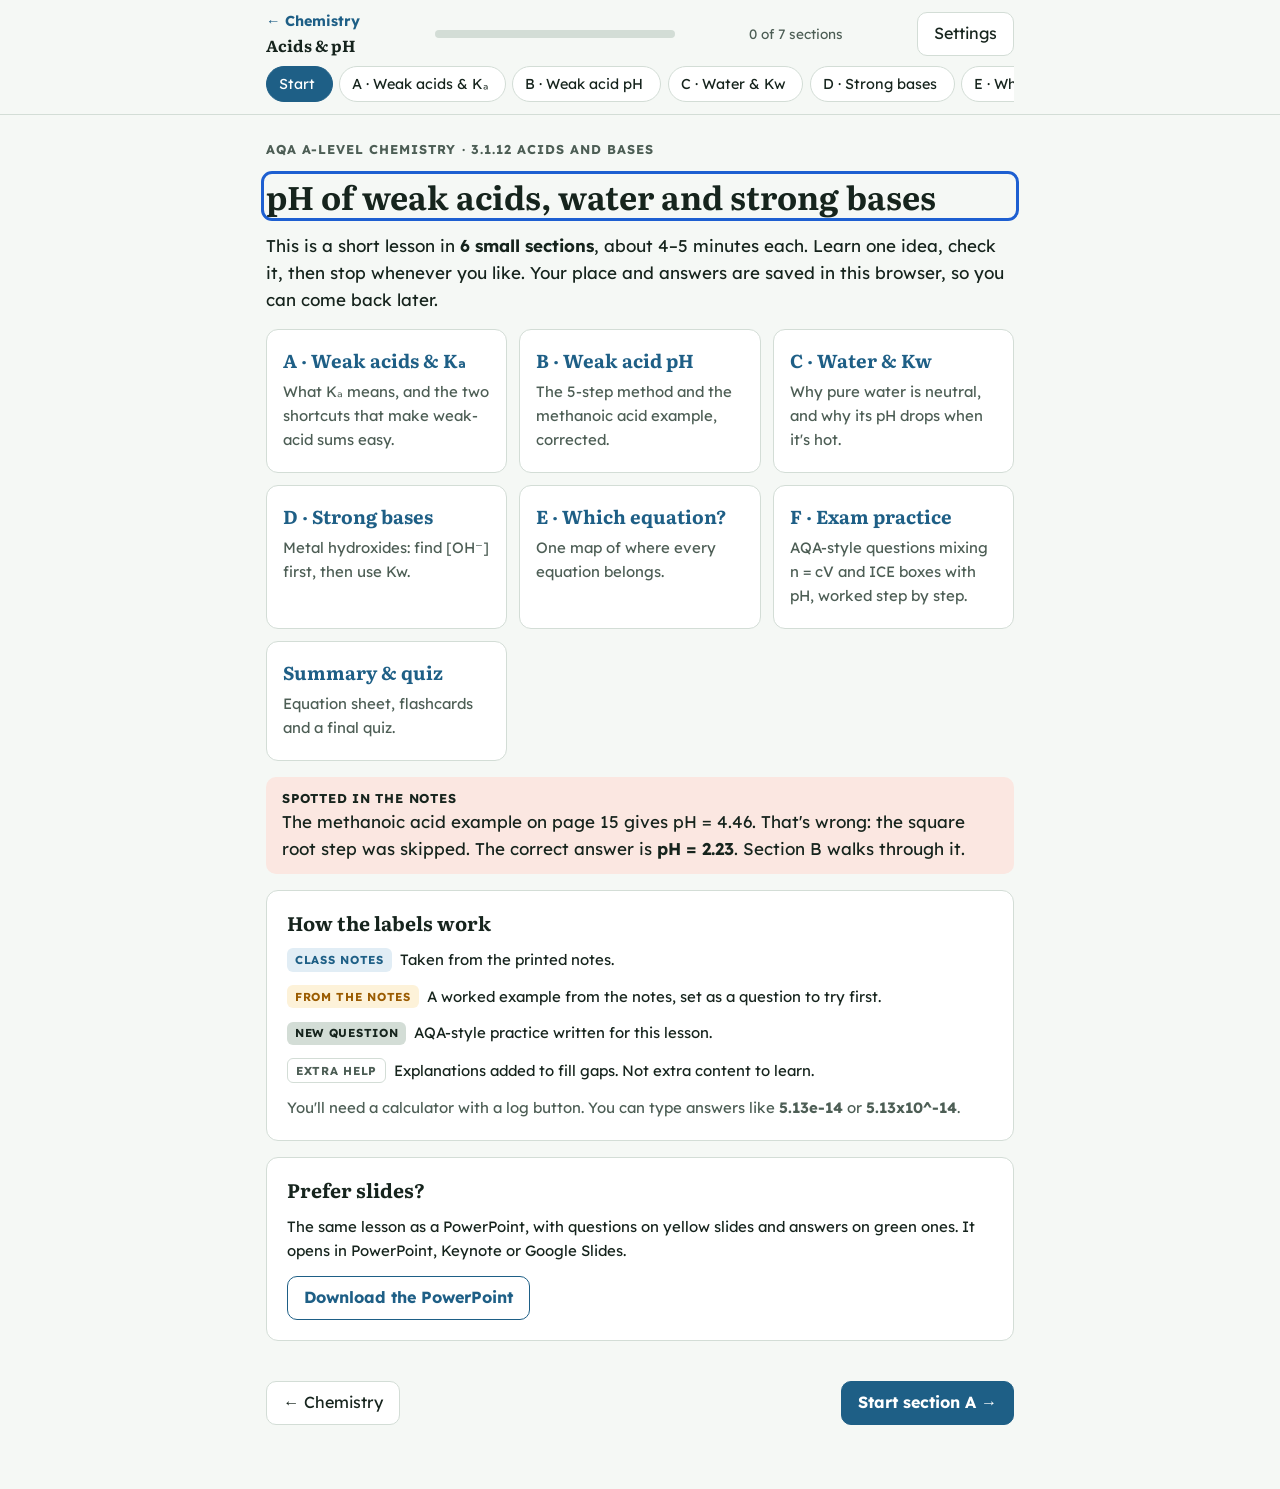
<file: chemistry/acids-bases-ph/index.html>
<!doctype html>
<html lang="en-GB" data-subject="chem">
<head>
<meta charset="utf-8">
<meta name="viewport" content="width=device-width,initial-scale=1,viewport-fit=cover">
<meta name="theme-color" content="#1E5F86">
<link rel="manifest" href="../../manifest.webmanifest">
<link rel="apple-touch-icon" href="../../assets/icon-180.png">
<link rel="icon" href="../../assets/icon-192.png">
<meta name="apple-mobile-web-app-capable" content="yes">
<meta name="apple-mobile-web-app-title" content="Study">
<title>Acids &amp; pH · Chemistry</title>
<link rel="stylesheet" href="../../assets/lesson.css">
<link rel="preconnect" href="https://fonts.googleapis.com">
<link rel="preconnect" href="https://fonts.gstatic.com" crossorigin>
<link rel="stylesheet" href="https://fonts.googleapis.com/css2?family=Lexend:wght@400;700&family=Literata:opsz,wght@7..72,500;7..72,700&display=swap">


</head>
<body data-lesson="acids-bases-ph-v1">
<svg width="0" height="0" style="position:absolute" aria-hidden="true" focusable="false"><defs><marker id="ah" viewBox="0 0 10 10" refX="8" refY="5" markerWidth="6" markerHeight="6" orient="auto-start-reverse"><path d="M0 0 L10 5 L0 10 z" fill="var(--muted)"/></marker></defs></svg>
<header class="bar">
  <div class="bar-in">
    <div class="bar-top">
      <div class="brandwrap"><a class="back" href="../">← Chemistry</a><span class="brand">Acids &amp; pH</span></div>
      <div class="prog" role="progressbar" aria-label="Lesson progress" aria-valuemin="0" aria-valuemax="100" aria-valuenow="0"><i id="progfill"></i></div>
      <span class="progtxt" id="progtxt">0 of 5 sections</span>
      <button class="btn quiet" id="openSettings" aria-haspopup="dialog">Settings</button>
    </div>
    <nav class="tabs" aria-label="Lesson sections" id="tabs"></nav>
  </div>
</header>
<main class="wrap" id="main">
<!-- ============ START ============ -->
<section class="screen stack" data-sec="start" data-name="Start">
  <p class="eyebrow">AQA A-level Chemistry · 3.1.12 Acids and bases</p>
  <h1>pH of weak acids, water and strong bases</h1>
  <p>This is a short lesson in <b>6 small sections</b>, about 4–5 minutes each. Learn one idea, check it, then stop whenever you like. Your place and answers are saved in this browser, so you can come back later.</p>
  <div id="resumeBox" hidden class="tip"><b>Welcome back</b><span id="resumeTxt"></span> <button class="btn solid" id="resumeBtn" style="margin-top:.5rem">Carry on where I stopped</button></div>
  <div class="map" id="map"></div>
  <div class="warn"><b>Spotted in the notes</b>The methanoic acid example on page 15 gives pH = 4.46. That's wrong: the square root step was skipped. The correct answer is <b>pH = 2.23</b>. Section B walks through it.</div>
  <div class="card">
    <h3>How the labels work</h3>
    <div class="row"><span class="tag notes">Class notes</span><span class="small">Taken from the printed notes.</span></div>
    <div class="row"><span class="tag orig">From the notes</span><span class="small">A worked example from the notes, set as a question to try first.</span></div>
    <div class="row"><span class="tag new">New question</span><span class="small">AQA-style practice written for this lesson.</span></div>
    <div class="row"><span class="tag extra">Extra help</span><span class="small">Explanations added to fill gaps. Not extra content to learn.</span></div>
    <p class="small muted">You'll need a calculator with a log button. You can type answers like <b>5.13e-14</b> or <b>5.13x10^-14</b>.</p>
  </div>
  <div class="card"><h3>Prefer slides?</h3><p class="small">The same lesson as a PowerPoint, with questions on yellow slides and answers on green ones. It opens in PowerPoint, Keynote or Google Slides.</p><div class="row"><a class="btn" href="Acids-bases-pH-lesson.pptx" download style="text-decoration:none">Download the PowerPoint</a></div></div>
  <div class="pager"><a class="btn quiet" href="../" style="text-decoration:none">← Chemistry</a><button class="btn solid" data-go="A">Start section A →</button></div>
</section>

<!-- ============ A ============ -->
<section class="screen stack" data-sec="A" data-name="A · Weak acids &amp; Kₐ" data-blurb="What Kₐ means, and the two shortcuts that make weak-acid sums easy." hidden>
  <p class="eyebrow">Section A · about 5 minutes</p>
  <h2>Weak acids and K<sub>a</sub></h2>

  <div class="card" data-read>
    <div class="card-h"><h3>A weak acid only partially dissociates</h3><span class="tag notes">Class notes</span></div>
    <p>Ethanoic acid is a weak acid. It dissociates like this:</p>
    <div class="eqbox"><span class="eq">CH<sub>3</sub>COOH<sub>(aq)</sub> ⇌ CH<sub>3</sub>COO<sup>−</sup><sub>(aq)</sub> + H<sup>+</sup><sub>(aq)</sub></span></div>
    <p>Because it only partially dissociates, the position of equilibrium is <b>way over to the left</b>. Most of the acid stays as whole HA molecules, so we <b>don't know [H<sup>+</sup>]</b> straight away.</p>
    <div class="fig narrow">
      <svg viewBox="0 0 520 190" role="img" aria-labelledby="bkT">
        <title id="bkT">A beaker after adding 4 HA: 3 HA molecules stay whole, and 1 splits into H plus and A minus.</title>
        <text x="140" y="22" font-size="15" font-weight="700" style="fill:var(--ink)">4HA added</text>
        <path d="M60 40 V170 H240 V40" fill="none" stroke="var(--ink)" stroke-width="3"/>
        <path d="M60 62 Q105 54 150 62 T240 62" fill="none" stroke="var(--leaf)" stroke-width="2"/>
        <g font-size="16" font-weight="700" style="fill:var(--ink)"><text x="80" y="100">HA</text><text x="110" y="140">HA</text><text x="150" y="160">HA</text><text x="175" y="98" style="fill:var(--leaf)">H⁺</text><text x="190" y="128" style="fill:var(--leaf)">A⁻</text></g>
        <g font-size="14" style="fill:var(--ink)"><text x="270" y="70">4HA ⇌ 3HA + H⁺ + A⁻</text><text x="270" y="105">[HA] ≠ [H⁺]</text><text x="270" y="140">[H⁺] = [A⁻]</text></g>
      </svg>
    </div>
    <p class="small muted">The picture exaggerates. In a real weak acid far fewer than 1 in 4 molecules split.</p>
    <button class="listen" type="button">Read aloud</button>
  </div>

  <div class="card" data-read>
    <div class="card-h"><h3>The acid dissociation constant, K<sub>a</sub></h3><span class="tag notes">Class notes</span></div>
    <p>Let HA be any weak acid: <b>HA ⇌ H<sup>+</sup> + A<sup>−</sup></b>. Like any equilibrium it has a K<sub>c</sub> expression. Because this one is specifically an <b>acid</b> dissociating, it is called <b>K<sub>a</sub></b>:</p>
    <div class="eqbox"><span class="eq">K<sub>a</sub> = <span class="frac"><span>[H<sup>+</sup>][A<sup>−</sup>]</span><span>[HA]</span></span></span></div>
    <p>K<sub>a</sub> shows <b>how much the acid dissociates</b>. A bigger K<sub>a</sub> means more dissociation and a stronger acid.</p>
    <p><b>Two shortcuts</b> <span class="tag notes">Handwritten notes</span></p>
    <ol class="clean">
      <li><b>[H<sup>+</sup>] = [A<sup>−</sup>]</b>, because one H<sup>+</sup> forms for every A<sup>−</sup>. So the top becomes [H<sup>+</sup>]<sup>2</sup>.</li>
      <li><b>[HA] ≈ initial [HA]</b>, because so little dissociates.</li>
    </ol>
    <div class="eqbox"><span class="eq">K<sub>a</sub> = <span class="frac"><span>[H<sup>+</sup>]<sup>2</sup></span><span>[HA]</span></span> &nbsp;→&nbsp; [H<sup>+</sup>] = √(K<sub>a</sub> × [HA])</span></div>
    <div class="tip"><b>Extra help · the ICE box behind shortcut 2</b>
      <div class="tablewrap" style="margin-top:.4rem"><table class="ice"><thead><tr><th></th><th>HA</th><th>H⁺</th><th>A⁻</th></tr></thead>
      <tbody><tr><td>Initial</td><td>c</td><td>0</td><td>0</td></tr><tr><td>Change</td><td>−x</td><td>+x</td><td>+x</td></tr><tr><td>Equilibrium</td><td>c − x ≈ c</td><td>x</td><td>x</td></tr></tbody></table></div>
      <p style="margin-top:.4rem">x is tiny compared with c, so c − x is almost exactly c. That's why you can use the starting concentration for [HA].</p></div>
    <button class="listen" type="button">Read aloud</button>
  </div>

  <div class="card" data-read>
    <div class="card-h"><h3>K<sub>a</sub> and pK<sub>a</sub> values</h3><span class="tag notes">Class notes</span></div>
    <div class="tablewrap"><table class="notes"><thead><tr><th>Acid</th><th>K<sub>a</sub> (mol dm<sup>−3</sup>)</th><th>pK<sub>a</sub> <span class="small muted">(worked out)</span></th></tr></thead>
      <tbody><tr><td>CH<sub>3</sub>COOH</td><td>1.76 × 10<sup>−5</sup></td><td>4.75</td></tr><tr><td>C<sub>6</sub>H<sub>5</sub>COOH</td><td>6.46 × 10<sup>−5</sup></td><td>4.19</td></tr><tr><td>HCOOH</td><td>1.77 × 10<sup>−4</sup></td><td>3.75</td></tr></tbody></table></div>
    <div class="map" style="grid-template-columns:repeat(auto-fit,minmax(200px,1fr))">
      <div class="eqbox"><span class="eq">pK<sub>a</sub> = −log<sub>10</sub> K<sub>a</sub></span></div>
      <div class="eqbox"><span class="eq">K<sub>a</sub> = 10<sup>−pK<sub>a</sub></sup></span></div>
    </div>
    <p>pK<sub>a</sub> is more user-friendly because it mirrors the pH scale. <b>The stronger the acid, the lower the pH and the lower the pK<sub>a</sub>.</b></p>
    <ul class="clean"><li>You will be given any value of K<sub>a</sub> needed in an exam question.</li><li>Most exam questions say if an acid is weak, but remember: <b>all carboxylic acids are weak acids</b>.</li></ul>
    <button class="listen" type="button">Read aloud</button>
  </div>

  <h3 style="margin-top:.5rem">Check A</h3>
  <div class="card mcq" data-q="A1" data-label="A · Kₐ expression for methanoic acid" data-answer="b">
    <div class="card-h"><span class="tag new">New question</span></div>
    <p class="qtext">Which is the K<sub>a</sub> expression for methanoic acid, HCOOH?</p>
    <div class="opts">
      <button data-o="a" data-fb="This is upside down. Products go on top.">[HCOOH] ÷ ([H⁺][HCOO⁻])</button>
      <button data-o="b" data-fb="Correct. Products on top, the undissociated acid underneath.">[H⁺][HCOO⁻] ÷ [HCOOH]</button>
      <button data-o="c" data-fb="Products are multiplied, not added.">([H⁺] + [HCOO⁻]) ÷ [HCOOH]</button>
    </div><div class="fb" hidden aria-live="polite"></div></div>
  <div class="card num" data-q="A2" data-label="A · pKₐ of benzoic acid" data-answer="4.19" data-tol="0.006">
    <div class="card-h"><span class="tag new">New question</span></div>
    <p class="qtext">Calculate the pK<sub>a</sub> of benzoic acid, K<sub>a</sub> = 6.46 × 10<sup>−5</sup> mol dm<sup>−3</sup>. Give 2 decimal places.</p>
    <div class="answer-line"><span>pK<sub>a</sub> =</span><input type="text" class="numin" aria-label="pKa"><button class="btn" data-check>Check</button></div>
    <div class="fb" hidden aria-live="polite"></div>
    <div class="hintbox" data-hints='["pKₐ = −log₁₀ Kₐ","Type into your calculator: −log(6.46 × 10⁻⁵)","= 4.19"]'><button class="btn quiet" data-hint>Show a hint</button></div></div>
  <div class="card num" data-q="A3" data-label="A · Kₐ from pKₐ" data-answer="6.31e-5" data-rtol="0.01" data-traps='[[4.19,4.21,"That’s the pKₐ again. Use Kₐ = 10^−pKₐ."],[15000,16000,"You used 10^+pKₐ. The power must be negative: 10^−4.20."]]'>
    <div class="card-h"><span class="tag new">New question</span></div>
    <p class="qtext">A weak acid has pK<sub>a</sub> = 4.20. Calculate K<sub>a</sub>.</p>
    <div class="answer-line"><span>K<sub>a</sub> =</span><input type="text" class="numin" aria-label="Ka"><span class="small">mol dm<sup>−3</sup></span><button class="btn" data-check>Check</button></div>
    <div class="fb" hidden aria-live="polite"></div>
    <div class="hintbox" data-hints='["Kₐ = 10^−pKₐ","10^−4.20 on your calculator (the 10ˣ button, often shift + log)","= 6.31 × 10⁻⁵ mol dm⁻³"]'><button class="btn quiet" data-hint>Show a hint</button></div></div>
  <div class="card mcq" data-q="A4" data-label="A · Strongest acid in the table" data-answer="c">
    <div class="card-h"><span class="tag new">New question</span></div>
    <p class="qtext">Using the table, which acid is the strongest?</p>
    <div class="opts">
      <button data-o="a" data-fb="Ethanoic acid has the smallest Kₐ (largest pKₐ), so it is the weakest of the three.">CH₃COOH</button>
      <button data-o="b" data-fb="Benzoic acid is in the middle.">C₆H₅COOH</button>
      <button data-o="c" data-fb="Correct. Methanoic acid has the largest Kₐ and the lowest pKₐ, so it dissociates the most.">HCOOH</button>
    </div><div class="fb" hidden aria-live="polite"></div></div>

  <div class="done-row"><button class="btn solid" data-complete="A">Mark section A done</button><span class="small muted">You can take a break here.</span></div>
  <div class="pager"><button class="btn quiet" data-go="start">← Start</button><button class="btn" data-go="B">Section B →</button></div>
</section>

<!-- ============ B ============ -->
<section class="screen stack" data-sec="B" data-name="B · Weak acid pH" data-blurb="The 5-step method and the methanoic acid example, corrected." hidden>
  <p class="eyebrow">Section B · about 5 minutes</p>
  <h2>Calculating the pH of a weak acid</h2>

  <div class="card" data-read>
    <div class="card-h"><h3>The 5-step method</h3><span class="tag notes">Class notes</span></div>
    <ol class="clean">
      <li>Write out the dissociation of the weak acid.</li>
      <li>Construct a K<sub>a</sub> expression for the acid.</li>
      <li>Simplify the K<sub>a</sub> expression using [H<sup>+</sup>]<sup>2</sup>.</li>
      <li>Rearrange the expression to get [H<sup>+</sup>] on its own.</li>
      <li>Substitute the value of [H<sup>+</sup>] into the pH equation.</li>
    </ol>
    <div class="eqbox"><span class="eq">[H<sup>+</sup>]<sup>2</sup> = K<sub>a</sub>[HA] &nbsp;→&nbsp; [H<sup>+</sup>] = √(K<sub>a</sub>[HA]) &nbsp;→&nbsp; pH = −log<sub>10</sub>[H<sup>+</sup>]</span></div>
    <button class="listen" type="button">Read aloud</button>
  </div>

  <div class="card num" data-q="B1" data-label="B · Methanoic acid example (notes p15)" data-answer="2.23" data-tol="0.015" data-traps='[[4.45,4.47,"That’s the answer printed in the notes, but it’s wrong. They forgot to square-root Kₐ × [HA]. Take the square root of 3.45 × 10⁻⁵ first."],[0.000034,0.0000350,"That’s Kₐ × [HA] = [H⁺]². Square-root it to get [H⁺], then take −log."]]'>
    <div class="card-h"><span class="tag orig">From the notes</span><span class="marks">Try it first</span></div>
    <p class="qtext">Calculate the pH of a solution of HCOOH of concentration 0.195 mol dm<sup>−3</sup>. The value of K<sub>a</sub> for methanoic acid is 1.77 × 10<sup>−4</sup>.</p>
    <div class="answer-line"><span>pH =</span><input type="text" class="numin" aria-label="pH"><button class="btn" data-check>Check</button></div>
    <div class="fb" hidden aria-live="polite"></div>
    <div class="hintbox" data-hints='["[H⁺] = √(Kₐ × [HA])","1.77 × 10⁻⁴ × 0.195 = 3.45 × 10⁻⁵. Now square-root it.","[H⁺] = 5.87 × 10⁻³, so pH = −log(5.87 × 10⁻³)"]'><button class="btn quiet" data-hint>Show a hint</button></div>
  </div>

  <div class="card">
    <div class="card-h"><h3>Worked solution</h3><span class="tag notes">Class notes, corrected</span></div>
    <ol class="clean steps" data-steps>
      <li><b>1 · Dissociation.</b> HCOOH<sub>(aq)</sub> ⇌ HCOO<sup>−</sup><sub>(aq)</sub> + H<sup>+</sup><sub>(aq)</sub></li>
      <li><b>2 · K<sub>a</sub> expression.</b> K<sub>a</sub> = [H<sup>+</sup>][HCOO<sup>−</sup>] ÷ [HCOOH]</li>
      <li><b>3 · Simplify.</b> One H<sup>+</sup> forms for every one HCOO<sup>−</sup>, so [H<sup>+</sup>] = [HCOO<sup>−</sup>] and K<sub>a</sub> = [H<sup>+</sup>]<sup>2</sup> ÷ [HCOOH]</li>
      <li><b>Substitute.</b> 1.77 × 10<sup>−4</sup> = [H<sup>+</sup>]<sup>2</sup> ÷ 0.195</li>
      <li><b>4 · Rearrange.</b> [H<sup>+</sup>]<sup>2</sup> = 1.77 × 10<sup>−4</sup> × 0.195 = 3.45 × 10<sup>−5</sup>, so [H<sup>+</sup>] = √(3.45 × 10<sup>−5</sup>) = <b>5.87 × 10<sup>−3</sup> mol dm<sup>−3</sup></b></li>
      <li><b>5 · pH.</b> pH = −log<sub>10</sub>(5.87 × 10<sup>−3</sup>) = <b>2.23</b></li>
    </ol>
    <div class="row"><button class="btn" data-stepnext>Show next step</button><button class="btn quiet" data-stepall>Show all</button></div>
    <div class="warn"><b>Correction to the notes</b>The notes write [H<sup>+</sup>] = 3.45 × 10<sup>−5</sup> and get pH = 4.46. But 3.45 × 10<sup>−5</sup> is [H<sup>+</sup>]<sup>2</sup>: the square root was never taken. <b>Sense check:</b> a 0.195 mol dm<sup>−3</sup> acid with pH 4.46 would barely be acidic at all. The right answer is <b>pH = 2.23</b>.</div>
  </div>

  <h3 style="margin-top:.5rem">Check B</h3>
  <div class="card num" data-q="B2" data-label="B · pH of 0.100 ethanoic acid" data-answer="2.88" data-tol="0.015" data-traps='[[5.75,5.77,"You forgot the square root. Kₐ × [HA] is [H⁺]²."],[1,1,"That’s treating it as a strong acid. Ethanoic acid is weak, so use Kₐ."]]'>
    <div class="card-h"><span class="tag new">New question</span><span class="marks">[3 marks]</span></div>
    <p class="qtext">Calculate the pH of 0.100 mol dm<sup>−3</sup> ethanoic acid. K<sub>a</sub> = 1.76 × 10<sup>−5</sup> mol dm<sup>−3</sup>.</p>
    <div class="answer-line"><span>pH =</span><input type="text" class="numin" aria-label="pH"><button class="btn" data-check>Check</button></div>
    <div class="fb" hidden aria-live="polite"></div>
    <div class="hintbox" data-hints='["[H⁺] = √(Kₐ × [HA]) = √(1.76 × 10⁻⁵ × 0.100)","[H⁺] = √(1.76 × 10⁻⁶) = 1.33 × 10⁻³ mol dm⁻³","pH = −log(1.33 × 10⁻³) = 2.88"]'><button class="btn quiet" data-hint>Show a hint</button></div></div>
  <div class="card num" data-q="B3" data-label="B · pH of 0.0200 benzoic acid" data-answer="2.94" data-tol="0.015">
    <div class="card-h"><span class="tag new">New question</span><span class="marks">[3 marks]</span></div>
    <p class="qtext">Calculate the pH of 0.0200 mol dm<sup>−3</sup> benzoic acid, C<sub>6</sub>H<sub>5</sub>COOH. Use the K<sub>a</sub> from the table in Section A.</p>
    <div class="answer-line"><span>pH =</span><input type="text" class="numin" aria-label="pH"><button class="btn" data-check>Check</button></div>
    <div class="fb" hidden aria-live="polite"></div>
    <div class="hintbox" data-hints='["Kₐ for benzoic acid = 6.46 × 10⁻⁵","[H⁺] = √(6.46 × 10⁻⁵ × 0.0200) = 1.14 × 10⁻³","pH = −log(1.14 × 10⁻³) = 2.94"]'><button class="btn quiet" data-hint>Show a hint</button></div></div>
  <div class="card mcq" data-q="B4" data-label="B · Why [HA] ≈ initial [HA]" data-answer="a">
    <div class="card-h"><span class="tag new">New question</span></div>
    <p class="qtext">Why can we use the starting concentration of the acid for [HA] in the K<sub>a</sub> expression?</p>
    <div class="opts">
      <button data-o="a" data-fb="Correct. Very little dissociates, so [HA] at equilibrium is almost the same as at the start.">The acid only partially dissociates, so hardly any HA is used up</button>
      <button data-o="b" data-fb="That would be a strong acid. Then there would be no HA left at all.">The acid fully dissociates</button>
      <button data-o="c" data-fb="[H⁺] = [A⁻] is the other shortcut. It lets you write [H⁺]², but it isn't the reason for this one.">Because [H⁺] = [A⁻]</button>
    </div><div class="fb" hidden aria-live="polite"></div></div>

  <div class="done-row"><button class="btn solid" data-complete="B">Mark section B done</button><span class="small muted">A good place for a break.</span></div>
  <div class="pager"><button class="btn quiet" data-go="A">← Section A</button><button class="btn" data-go="C">Section C →</button></div>
</section>

<!-- ============ C ============ -->
<section class="screen stack" data-sec="C" data-name="C · Water &amp; Kw" data-blurb="Why pure water is neutral, and why its pH drops when it's hot." hidden>
  <p class="eyebrow">Section C · about 5 minutes</p>
  <h2>The ionisation of water and K<sub>w</sub></h2>

  <div class="card" data-read>
    <div class="card-h"><h3>From K<sub>c</sub> to K<sub>w</sub></h3><span class="tag notes">Class notes</span></div>
    <ol class="clean steps" data-steps>
      <li>Water exists in equilibrium: <b>H<sub>2</sub>O<sub>(l)</sub> ⇌ H<sup>+</sup><sub>(aq)</sub> + OH<sup>−</sup><sub>(aq)</sub></b></li>
      <li>Like all equilibria it has a K<sub>c</sub>: <span class="eq">K<sub>c</sub> = <span class="frac"><span>[H<sup>+</sup>][OH<sup>−</sup>]</span><span>[H<sub>2</sub>O]</span></span></span></li>
      <li>The equilibrium is very far to the left, so <b>[H<sub>2</sub>O] is effectively constant</b>. Rearrange: K<sub>c</sub>[H<sub>2</sub>O] = [H<sup>+</sup>][OH<sup>−</sup>]</li>
      <li>Two constants multiplied together make a new constant: <b>K<sub>w</sub> = [H<sup>+</sup>][OH<sup>−</sup>]</b></li>
    </ol>
    <div class="row"><button class="btn" data-stepnext>Show next step</button><button class="btn quiet" data-stepall>Show all</button></div>
    <div class="eqbox"><span class="eq">K<sub>w</sub> = [H<sup>+</sup>][OH<sup>−</sup>] = 1 × 10<sup>−14</sup> mol<sup>2</sup> dm<sup>−6</sup> at 298 K</span></div>
    <p>K<sub>w</sub> is called the <b>ionic product of water</b>. The only value you need to recall is the one at 298 K.</p>
    <button class="listen" type="button">Read aloud</button>
  </div>

  <div class="card" data-read>
    <div class="card-h"><h3>Pure water is always neutral</h3><span class="tag notes">Class notes</span></div>
    <div class="fig narrow">
      <svg viewBox="0 0 520 170" role="img" aria-labelledby="wT">
        <title id="wT">A beaker of 1000 water molecules: 999 stay as water and 1 splits into H plus and OH minus.</title>
        <text x="110" y="20" font-size="15" font-weight="700" style="fill:var(--ink)">1000H₂O</text>
        <path d="M60 35 V160 H220 V35" fill="none" stroke="var(--ink)" stroke-width="3"/>
        <path d="M60 55 Q100 48 140 55 T220 55" fill="none" stroke="var(--leaf)" stroke-width="2"/>
        <g font-size="16" font-weight="700" style="fill:var(--ink)"><text x="75" y="105">999H₂O</text><text x="160" y="90" style="fill:var(--leaf)">H⁺</text><text x="160" y="140" style="fill:var(--leaf)">OH⁻</text></g>
        <g font-size="14" style="fill:var(--ink)"><text x="250" y="60">[H₂O] ≠ [H⁺]</text><text x="250" y="90">[H⁺] = [OH⁻]</text><text x="250" y="120">K_w = [H⁺]²</text><text x="250" y="150">[H⁺] = √K_w</text></g>
      </svg>
    </div>
    <p>In pure water <b>[H<sup>+</sup>] = [OH<sup>−</sup>] at all times</b>, so pure water is always neutral. <span class="tag notes">Handwritten</span> So in pure water K<sub>w</sub> = [H<sup>+</sup>]<sup>2</sup>, which gives:</p>
    <div class="eqbox"><span class="eq">[H<sup>+</sup>] = √K<sub>w</sub> &nbsp;→&nbsp; pH = −log<sub>10</sub>[H<sup>+</sup>]</span></div>
    <p class="small muted">The notes write "Ka[H₂O]" on page 18. It should be K<sub>c</sub>[H<sub>2</sub>O]: water isn't an acid dissociating in this context.</p>
    <button class="listen" type="button">Read aloud</button>
  </div>

  <div class="card picker" data-read data-order="t273 t298 t323 t373">
    <div class="card-h"><h3>How pH changes with temperature</h3><span class="tag notes">Class notes</span></div>
    <div class="eqbox"><span class="eq">H<sub>2</sub>O<sub>(l)</sub> ⇌ H<sup>+</sup><sub>(aq)</sub> + OH<sup>−</sup><sub>(aq)</sub> &nbsp; ΔH = +57.3 kJ mol<sup>−1</sup></span></div>
    <p>The forward reaction is <b>endothermic</b> (bonds are broken). At temperatures above 298 K the equilibrium <b>shifts to the right</b>, in the endothermic direction, to oppose the temperature rise. So [H<sup>+</sup>] and [OH<sup>−</sup>] go up, K<sub>w</sub> goes up, and <b>pH goes down</b>.</p>
    <p><b>Pick a temperature:</b></p>
    <div class="chips" role="group" aria-label="Temperature">
      <button data-pick="t273" aria-pressed="false">273 K</button><button data-pick="t298" aria-pressed="false">298 K</button><button data-pick="t323" aria-pressed="false">323 K</button><button data-pick="t373" aria-pressed="false">373 K</button>
    </div>
    <div class="fb explain picker-out" aria-live="polite">Pick a temperature to see K<sub>w</sub>, [H<sup>+</sup>] and the pH of pure water.</div>
    <template data-key="t273"><b>273 K (0 °C)</b> · K<sub>w</sub> = 0.114 × 10<sup>−14</sup><br>[H<sup>+</sup>] = √K<sub>w</sub> = 3.38 × 10<sup>−8</sup> → <b>pH = 7.47</b>. Still neutral, because [H<sup>+</sup>] = [OH<sup>−</sup>].</template>
    <template data-key="t298"><b>298 K (25 °C)</b> · K<sub>w</sub> = 1 × 10<sup>−14</sup> (the value to remember)<br>[H<sup>+</sup>] = 1 × 10<sup>−7</sup> → <b>pH = 7.00</b>. Neutral.</template>
    <template data-key="t323"><b>323 K (50 °C)</b> · K<sub>w</sub> = 5.476 × 10<sup>−14</sup><br>[H<sup>+</sup>] = √K<sub>w</sub> = 2.34 × 10<sup>−7</sup> → <b>pH = 6.63</b>. Still neutral.</template>
    <template data-key="t373"><b>373 K (100 °C)</b> · K<sub>w</sub> = 51.300 × 10<sup>−14</sup><br>[H<sup>+</sup>] = 7.16 × 10<sup>−7</sup> → <b>pH = 6.14</b>. Still neutral, because [H<sup>+</sup>] = [OH<sup>−</sup>].</template>
    <div class="row"><button class="btn" data-walk>Step through the temperatures</button></div>
    <div class="tip"><b>The key sentence</b>This does not mean that water becomes acidic at 373 K. It means that at 373 K the <b>neutral point</b> of water is pH 6.14, not pH 7.</div>
    <p class="small muted">K<sub>w</sub> values are from the table in the notes. The pH values at 273 K and 323 K are worked out from them. Be ready to use a different K<sub>w</sub> if an exam question gives one.</p>
    <button class="listen" type="button">Read aloud</button>
  </div>

  <h3 style="margin-top:.5rem">Check C</h3>
  <div class="card mcq" data-q="C1" data-label="C · Pure water at 373 K" data-answer="b">
    <div class="card-h"><span class="tag new">New question</span></div>
    <p class="qtext">Pure water at 373 K has a pH of 6.14. This water is…</p>
    <div class="opts">
      <button data-o="a" data-fb="pH below 7 doesn't mean acidic here. In pure water [H⁺] still equals [OH⁻].">acidic, because its pH is below 7</button>
      <button data-o="b" data-fb="Correct. [H⁺] = [OH⁻], so it's neutral. The neutral point has moved to 6.14.">neutral, because [H⁺] = [OH⁻]</button>
      <button data-o="c" data-fb="[OH⁻] went up too, by exactly as much as [H⁺]. They stay equal.">alkaline, because [OH⁻] increased</button>
    </div><div class="fb" hidden aria-live="polite"></div></div>
  <div class="card num" data-q="C2" data-label="C · pH of pure water at 323 K" data-answer="6.63" data-tol="0.015" data-traps='[[13.26,13.27,"You took −log of Kw itself. In pure water [H⁺] = √Kw, so square-root first."]]'>
    <div class="card-h"><span class="tag new">New question</span><span class="marks">[2 marks]</span></div>
    <p class="qtext">At 323 K, K<sub>w</sub> = 5.476 × 10<sup>−14</sup> mol<sup>2</sup> dm<sup>−6</sup>. Calculate the pH of pure water at 323 K.</p>
    <div class="answer-line"><span>pH =</span><input type="text" class="numin" aria-label="pH"><button class="btn" data-check>Check</button></div>
    <div class="fb" hidden aria-live="polite"></div>
    <div class="hintbox" data-hints='["Pure water: [H⁺] = [OH⁻], so Kw = [H⁺]²","[H⁺] = √(5.476 × 10⁻¹⁴) = 2.34 × 10⁻⁷","pH = −log(2.34 × 10⁻⁷) = 6.63"]'><button class="btn quiet" data-hint>Show a hint</button></div></div>
  <div class="card" data-q="C3" data-label="C · Explain the temperature effect">
    <div class="card-h"><span class="tag new">New question</span><span class="marks">[3 marks]</span></div>
    <p class="qtext">Explain why the pH of pure water decreases as the temperature increases.</p>
    <textarea aria-label="Your answer"></textarea>
    <button class="btn" data-model>Compare with model answer</button>
    <div class="reveal-body" hidden><ol class="clean">
      <li>The dissociation of water is <b>endothermic</b> (ΔH = +57.3 kJ mol<sup>−1</sup>). ✔</li>
      <li>So as temperature rises, the <b>equilibrium shifts to the right</b> to oppose the increase, and [H<sup>+</sup>] increases. ✔</li>
      <li>pH = −log[H<sup>+</sup>], so a <b>higher [H<sup>+</sup>] means a lower pH</b>. The water is still neutral, because [H<sup>+</sup>] = [OH<sup>−</sup>]. ✔</li></ol></div></div>

  <div class="done-row"><button class="btn solid" data-complete="C">Mark section C done</button><span class="small muted">Halfway. Take a break if you need one.</span></div>
  <div class="pager"><button class="btn quiet" data-go="B">← Section B</button><button class="btn" data-go="D">Section D →</button></div>
</section>

<!-- ============ D ============ -->
<section class="screen stack" data-sec="D" data-name="D · Strong bases" data-blurb="Metal hydroxides: find [OH⁻] first, then use Kw." hidden>
  <p class="eyebrow">Section D · about 4 minutes</p>
  <h2>The pH of strong bases</h2>

  <div class="card" data-read>
    <div class="card-h"><h3>Strong bases fully dissociate</h3><span class="tag notes">Class notes</span></div>
    <p>Strong bases are <b>metal hydroxides</b> <span class="tag notes">Handwritten</span>. Their solutions contain OH<sup>−</sup> ions. When a base reacts with an acid, the H<sup>+</sup> from the acid combines with the OH<sup>−</sup> to form water. It is the OH<sup>−</sup> ions that let bases act as <b>proton acceptors</b>.</p>
    <p><b>Strong bases fully dissociate</b> to release OH<sup>−</sup> ions. For NaOH the equilibrium lies <b>entirely</b> to the right:</p>
    <div class="eqbox"><span class="eq">NaOH<sub>(aq)</sub> → Na<sup>+</sup><sub>(aq)</sub> + OH<sup>−</sup><sub>(aq)</sub></span></div>
    <div class="fig narrow">
      <svg viewBox="0 0 520 170" role="img" aria-labelledby="mT">
        <title id="mT">A beaker after adding 4 MOH: it all splits into 4 M plus and 4 OH minus. Nothing stays whole.</title>
        <text x="110" y="20" font-size="15" font-weight="700" style="fill:var(--ink)">4MOH added</text>
        <path d="M60 35 V160 H220 V35" fill="none" stroke="var(--ink)" stroke-width="3"/>
        <path d="M60 55 Q100 48 140 55 T220 55" fill="none" stroke="var(--leaf)" stroke-width="2"/>
        <g font-size="15" font-weight="700" style="fill:var(--ink)"><text x="72" y="85">M⁺</text><text x="110" y="85" style="fill:var(--leaf)">OH⁻</text><text x="170" y="88">M⁺</text><text x="72" y="118">M⁺</text><text x="130" y="122">M⁺</text><text x="170" y="120" style="fill:var(--leaf)">OH⁻</text><text x="85" y="150" style="fill:var(--leaf)">OH⁻</text><text x="165" y="150" style="fill:var(--leaf)">OH⁻</text></g>
        <g font-size="14" style="fill:var(--ink)"><text x="250" y="60">MOH → M⁺ + OH⁻</text><text x="250" y="90">4MOH → 4M⁺ + 4OH⁻</text><text x="250" y="120">[MOH] = [OH⁻]</text></g>
      </svg>
    </div>
    <div class="tip"><b>Extra help · compare the beakers</b>A weak acid beaker is mostly whole HA molecules. A strong base beaker has none left whole: every MOH gives one OH<sup>−</sup>. That's why [OH<sup>−</sup>] simply equals the concentration of the base.</div>
    <button class="listen" type="button">Read aloud</button>
  </div>

  <div class="card num" data-q="D1" data-label="D · NaOH example (notes p20)" data-answer="13.29" data-tol="0.015" data-traps='[[0.70,0.72,"That’s −log[OH⁻]. You need [H⁺] first: [H⁺] = Kw ÷ [OH⁻]."]]'>
    <div class="card-h"><span class="tag orig">From the notes</span><span class="marks">Try it first</span></div>
    <p class="qtext">Calculate the pH of a solution of NaOH of concentration 0.195 mol dm<sup>−3</sup> (298 K).</p>
    <div class="answer-line"><span>pH =</span><input type="text" class="numin" aria-label="pH"><button class="btn" data-check>Check</button></div>
    <div class="fb" hidden aria-live="polite"></div>
    <div class="hintbox" data-hints='["NaOH fully dissociates, so [OH⁻] = 0.195","[H⁺] = Kw ÷ [OH⁻] = 1 × 10⁻¹⁴ ÷ 0.195","[H⁺] = 5.128 × 10⁻¹⁴, so pH = 13.29"]'><button class="btn quiet" data-hint>Show a hint</button></div>
  </div>

  <div class="card">
    <div class="card-h"><h3>Method 1: using K<sub>w</sub></h3><span class="tag notes">Class notes</span></div>
    <ol class="clean steps" data-steps>
      <li><b>(1) Use [NaOH] to work out [OH<sup>−</sup>].</b> NaOH fully dissociates, so [OH<sup>−</sup>] = 0.195 mol dm<sup>−3</sup>.</li>
      <li><b>(2) Substitute [OH<sup>−</sup>] into K<sub>w</sub> = [H<sup>+</sup>][OH<sup>−</sup>].</b> 1 × 10<sup>−14</sup> = [H<sup>+</sup>] × 0.195</li>
      <li><b>(3) Rearrange to find [H<sup>+</sup>].</b> [H<sup>+</sup>] = 1 × 10<sup>−14</sup> ÷ 0.195 = <b>5.128 × 10<sup>−14</sup> mol dm<sup>−3</sup></b></li>
      <li><b>(4) Substitute into the pH equation.</b> pH = −log<sub>10</sub>(5.128 × 10<sup>−14</sup>) = <b>13.29</b></li>
    </ol>
    <div class="row"><button class="btn" data-stepnext>Show next step</button><button class="btn quiet" data-stepall>Show all</button></div>
    <div class="eqbox"><span class="eq">[H<sup>+</sup>] = <span class="frac"><span>K<sub>w</sub></span><span>[OH<sup>−</sup>]</span></span></span></div>
    <p class="small muted">The notes say there are two methods. Method 2 is on a page that hasn't been added yet.</p>
  </div>

  <h3 style="margin-top:.5rem">Check D</h3>
  <div class="card num" data-q="D2" data-label="D · pH of 0.0500 KOH" data-answer="12.70" data-tol="0.015" data-traps='[[1.29,1.31,"That’s −log[OH⁻] (sometimes called pOH). Find [H⁺] = Kw ÷ [OH⁻] first."]]'>
    <div class="card-h"><span class="tag new">New question</span><span class="marks">[2 marks]</span></div>
    <p class="qtext">Calculate the pH of 0.0500 mol dm<sup>−3</sup> potassium hydroxide, KOH, at 298 K.</p>
    <div class="answer-line"><span>pH =</span><input type="text" class="numin" aria-label="pH"><button class="btn" data-check>Check</button></div>
    <div class="fb" hidden aria-live="polite"></div>
    <div class="hintbox" data-hints='["KOH is a metal hydroxide, so [OH⁻] = 0.0500","[H⁺] = 1 × 10⁻¹⁴ ÷ 0.0500 = 2.00 × 10⁻¹³","pH = −log(2.00 × 10⁻¹³) = 12.70"]'><button class="btn quiet" data-hint>Show a hint</button></div></div>
  <div class="card mcq" data-q="D3" data-label="D · Why Kw is needed" data-answer="c">
    <div class="card-h"><span class="tag new">New question</span></div>
    <p class="qtext">Why do we need K<sub>w</sub> to find the pH of a strong base?</p>
    <div class="opts">
      <button data-o="a" data-fb="Strong bases fully dissociate. That's why [OH⁻] = [base].">Because strong bases only partially dissociate</button>
      <button data-o="b" data-fb="Kₐ is for weak acids, not bases.">Because Kₐ is unknown</button>
      <button data-o="c" data-fb="Correct. pH is −log[H⁺], and we only know [OH⁻]. Kw = [H⁺][OH⁻] links the two.">pH needs [H⁺], but we only know [OH⁻]</button>
    </div><div class="fb" hidden aria-live="polite"></div></div>

  <div class="done-row"><button class="btn solid" data-complete="D">Mark section D done</button><span class="small muted">Next: putting it all together.</span></div>
  <div class="pager"><button class="btn quiet" data-go="C">← Section C</button><button class="btn" data-go="E">Section E →</button></div>
</section>

<!-- ============ E ============ -->
<section class="screen stack" data-sec="E" data-name="E · Which equation?" data-blurb="One map of where every equation belongs." hidden>
  <p class="eyebrow">Section E · about 4 minutes</p>
  <h2>Which equation belongs where?</h2>

  <div class="card picker" data-read>
    <div class="card-h"><h3>What's in the beaker?</h3><span class="tag extra">Extra help</span></div>
    <p>Every pH question ends with <b>pH = −log<sub>10</sub>[H<sup>+</sup>]</b>. The only question is <b>how you get [H<sup>+</sup>]</b>, and that depends on what's in the beaker. Pick one:</p>
    <div class="doors chips" role="group" aria-label="What is in the beaker">
      <button data-pick="sa" aria-pressed="false"><span class="d-k">Strong acid</span><span class="d-s">e.g. HCl</span></button>
      <button data-pick="wa" aria-pressed="false"><span class="d-k">Weak acid</span><span class="d-s">e.g. CH₃COOH</span></button>
      <button data-pick="pw" aria-pressed="false"><span class="d-k">Pure water</span><span class="d-s">any temperature</span></button>
      <button data-pick="sb" aria-pressed="false"><span class="d-k">Strong base</span><span class="d-s">e.g. NaOH</span></button>
      <button data-pick="mix" aria-pressed="false"><span class="d-k">Acid + base mixed</span><span class="d-s">volumes given</span></button>
    </div>
    <div class="fb explain picker-out" aria-live="polite">Pick what's in the beaker to see its route to pH.</div>
    <template data-key="sa"><p><b>Strong acid: fully dissociates</b> (HCl → H⁺ + Cl⁻)</p><div class="route"><span class="st">[acid]</span><span class="ar">→</span><span class="st">[H⁺] = [acid]</span><span class="ar">→</span><span class="st end">pH = −log[H⁺]</span></div><p class="small">e.g. 0.0250 mol dm⁻³ HCl: pH = −log(0.0250) = 1.60. <span class="muted">(Strong acids are on earlier pages of the notes.)</span></p></template>
    <template data-key="wa"><p><b>Weak acid: partially dissociates</b> (you'll be given Kₐ)</p><div class="route"><span class="st">Kₐ = [H⁺]² ÷ [HA]</span><span class="ar">→</span><span class="st">[H⁺] = √(Kₐ[HA])</span><span class="ar">→</span><span class="st end">pH = −log[H⁺]</span></div><p class="small">e.g. 0.195 mol dm⁻³ HCOOH, Kₐ = 1.77 × 10⁻⁴: [H⁺] = 5.87 × 10⁻³, pH = 2.23.</p></template>
    <template data-key="pw"><p><b>Pure water: [H⁺] = [OH⁻]</b></p><div class="route"><span class="st">Kw = [H⁺]²</span><span class="ar">→</span><span class="st">[H⁺] = √Kw</span><span class="ar">→</span><span class="st end">pH = −log[H⁺]</span></div><p class="small">e.g. 373 K, Kw = 51.3 × 10⁻¹⁴: [H⁺] = 7.16 × 10⁻⁷, pH = 6.14 (still neutral).</p></template>
    <template data-key="sb"><p><b>Strong base: fully dissociates</b> (metal hydroxide)</p><div class="route"><span class="st">[OH⁻] = [base]</span><span class="ar">→</span><span class="st">[H⁺] = Kw ÷ [OH⁻]</span><span class="ar">→</span><span class="st end">pH = −log[H⁺]</span></div><p class="small">e.g. 0.195 mol dm⁻³ NaOH: [H⁺] = 5.128 × 10⁻¹⁴, pH = 13.29.</p></template>
    <template data-key="mix"><p><b>Acid and base mixed: moles first</b></p><div class="route"><span class="st">n = c × V for each</span><span class="ar">→</span><span class="st">ICE box: which is in excess?</span><span class="ar">→</span><span class="st">c = n ÷ total V</span><span class="ar">→</span><span class="st">then the acid or base route</span><span class="ar">→</span><span class="st end">pH</span></div><p class="small">Section F has worked questions like this.</p></template>
    <button class="listen" type="button">Read aloud</button>
  </div>

  <div class="card" data-read>
    <div class="card-h"><h3>Everything on one page</h3><span class="tag extra">Extra help</span></div>
    <div class="tablewrap"><table class="notes">
      <thead><tr><th>In the beaker</th><th>Get [H<sup>+</sup>] with</th><th>Why</th></tr></thead>
      <tbody>
        <tr><td><b>Strong acid</b></td><td>[H<sup>+</sup>] = [acid]</td><td>Fully dissociates</td></tr>
        <tr><td><b>Weak acid</b></td><td>[H<sup>+</sup>] = √(K<sub>a</sub>[HA])</td><td>Partially dissociates; [H<sup>+</sup>] = [A<sup>−</sup>]</td></tr>
        <tr><td><b>Pure water</b></td><td>[H<sup>+</sup>] = √K<sub>w</sub></td><td>[H<sup>+</sup>] = [OH<sup>−</sup>]</td></tr>
        <tr><td><b>Strong base</b></td><td>[H<sup>+</sup>] = K<sub>w</sub> ÷ [OH<sup>−</sup>]</td><td>Fully dissociates; [OH<sup>−</sup>] = [base]</td></tr>
      </tbody></table></div>
    <p><b>Going backwards:</b> [H<sup>+</sup>] = 10<sup>−pH</sup> &nbsp;·&nbsp; K<sub>a</sub> = 10<sup>−pK<sub>a</sub></sup></p>
    <p><b>Where the notes' examples land:</b></p>
    <div class="phscale" role="img" aria-label="pH scale from 0 to 14 marking methanoic acid at 2.23, hot pure water at 6.14, pure water at 298 K at 7.00, and sodium hydroxide at 13.29">
      <span class="phm" style="left:calc(2.23/14*100%)">HCOOH<br>2.23</span>
      <span class="phm" style="left:calc(6.14/14*100%)">water 373 K<br>6.14</span>
      <span class="phm low" style="left:calc(7/14*100%)">water 298 K<br>7.00</span>
      <span class="phm r" style="left:calc(13.29/14*100%)">NaOH<br>13.29</span>
      <div class="phbar"></div>
      <div class="phticks"><span>0</span><span>2</span><span>4</span><span>6</span><span>8</span><span>10</span><span>12</span><span>14</span></div>
    </div>
    <button class="listen" type="button">Read aloud</button>
  </div>

  <h3 style="margin-top:.5rem">Check E</h3>
  <div class="card matcher" data-q="E1" data-label="E · Match the situation to the equation" data-win="You can pick the right route every time.">
    <div class="card-h"><span class="tag new">New question</span></div>
    <p class="qtext">For each solution, choose the first equation you'd use to find [H<sup>+</sup>].</p>
    <div class="match">
      <span class="m-l">0.10 mol dm⁻³ HCl</span><select aria-label="Equation for HCl" data-answer="sa"><option value="">Choose…</option><option value="sa">[H⁺] = [acid]</option><option value="wa">[H⁺] = √(Kₐ[HA])</option><option value="pw">[H⁺] = √Kw</option><option value="sb">[H⁺] = Kw ÷ [OH⁻]</option><option value="n">n = cV first</option></select>
      <span class="m-l">0.10 mol dm⁻³ CH₃COOH</span><select aria-label="Equation for ethanoic acid" data-answer="wa"><option value="">Choose…</option><option value="sa">[H⁺] = [acid]</option><option value="wa">[H⁺] = √(Kₐ[HA])</option><option value="pw">[H⁺] = √Kw</option><option value="sb">[H⁺] = Kw ÷ [OH⁻]</option><option value="n">n = cV first</option></select>
      <span class="m-l">Pure water at 323 K</span><select aria-label="Equation for pure water" data-answer="pw"><option value="">Choose…</option><option value="sa">[H⁺] = [acid]</option><option value="wa">[H⁺] = √(Kₐ[HA])</option><option value="pw">[H⁺] = √Kw</option><option value="sb">[H⁺] = Kw ÷ [OH⁻]</option><option value="n">n = cV first</option></select>
      <span class="m-l">0.10 mol dm⁻³ KOH</span><select aria-label="Equation for KOH" data-answer="sb"><option value="">Choose…</option><option value="sa">[H⁺] = [acid]</option><option value="wa">[H⁺] = √(Kₐ[HA])</option><option value="pw">[H⁺] = √Kw</option><option value="sb">[H⁺] = Kw ÷ [OH⁻]</option><option value="n">n = cV first</option></select>
      <span class="m-l">25 cm³ HCl + 20 cm³ NaOH</span><select aria-label="Equation for the mixture" data-answer="n"><option value="">Choose…</option><option value="sa">[H⁺] = [acid]</option><option value="wa">[H⁺] = √(Kₐ[HA])</option><option value="pw">[H⁺] = √Kw</option><option value="sb">[H⁺] = Kw ÷ [OH⁻]</option><option value="n">n = cV first</option></select>
    </div>
    <div class="row"><button class="btn" data-mcheck>Check my matches</button></div>
    <div class="fb" hidden aria-live="polite"></div>
  </div>

  <div class="done-row"><button class="btn solid" data-complete="E">Mark section E done</button><span class="small muted">Next: exam-style questions.</span></div>
  <div class="pager"><button class="btn quiet" data-go="D">← Section D</button><button class="btn" data-go="F">Section F →</button></div>
</section>

<!-- ============ F ============ -->
<section class="screen stack" data-sec="F" data-name="F · Exam practice" data-blurb="AQA-style questions mixing n = cV and ICE boxes with pH, worked step by step." hidden>
  <p class="eyebrow">Section F · do one question at a time</p>
  <h2>Exam practice: moles, ICE boxes and pH</h2>

  <div class="card" data-read>
    <div class="card-h"><h3>The two tools</h3><span class="tag extra">Extra help</span></div>
    <div class="eqbox"><span class="eq">n = c × V &nbsp;&nbsp;·&nbsp;&nbsp; c = <span class="frac"><span>n</span><span>V</span></span> &nbsp;&nbsp;(V in dm<sup>3</sup> = cm<sup>3</sup> ÷ 1000)</span></div>
    <p><b>ICE box</b> = <b>I</b>nitial, <b>C</b>hange, <b>E</b>nd. When an acid and a base are mixed, H<sup>+</sup> + OH<sup>−</sup> → H<sub>2</sub>O reacts <b>1 : 1</b>. The smaller amount is used up completely. Whatever is <b>left over</b> decides the pH.</p>
    <div class="tablewrap"><table class="ice"><thead><tr><th>moles</th><th>H⁺</th><th>OH⁻</th></tr></thead>
      <tbody><tr><td>Initial</td><td>n = cV</td><td>n = cV</td></tr><tr><td>Change</td><td>− smaller</td><td>− smaller</td></tr><tr><td>End</td><td>leftover?</td><td>leftover?</td></tr></tbody></table></div>
    <div class="warn"><b>Two classic slips</b>1. Forgetting to convert cm<sup>3</sup> to dm<sup>3</sup>. 2. Dividing the leftover moles by only one volume. After mixing, use the <b>total</b> volume.</div>
    <button class="listen" type="button">Read aloud</button>
  </div>

  <!-- Q1 -->
  <div class="card multi" data-q="F1" data-label="F · Q1 Diluted ethanoic acid" data-win="All four steps right.">
    <div class="card-h"><span class="tag new">Question 1</span><span class="marks">[4 marks]</span></div>
    <p class="qtext">25.0 cm<sup>3</sup> of 0.400 mol dm<sup>−3</sup> ethanoic acid is diluted with water to make 250 cm<sup>3</sup> of solution. K<sub>a</sub> = 1.76 × 10<sup>−5</sup> mol dm<sup>−3</sup>. Calculate the pH of the diluted solution.</p>
    <div class="gridrow"><label for="f1a">Moles of acid</label><input id="f1a" type="text" data-answer="0.0100" data-rtol="0.01"><span class="small">mol</span></div>
    <div class="gridrow"><label for="f1b">New [HA]</label><input id="f1b" type="text" data-answer="0.0400" data-rtol="0.01"><span class="small">mol dm⁻³</span></div>
    <div class="gridrow"><label for="f1c">[H⁺]</label><input id="f1c" type="text" data-answer="8.39e-4" data-rtol="0.01"><span class="small">mol dm⁻³</span></div>
    <div class="gridrow"><label for="f1d">pH</label><input id="f1d" type="text" data-answer="3.08" data-tol="0.015"></div>
    <div class="row"><button class="btn" data-gcheck>Check my answers</button></div>
    <div class="fb" hidden aria-live="polite"></div>
    <div class="hintbox" data-hints='["n = c × V. Volume in dm³: 25.0 cm³ = 0.0250 dm³","Dilution doesn’t change the moles. New c = n ÷ 0.250 dm³","Weak acid route: [H⁺] = √(Kₐ × [HA])"]'><button class="btn quiet" data-hint>Show a hint</button></div>
    <button class="btn" data-model>Show the worked answer</button>
    <div class="reveal-body" hidden><ol class="clean">
      <li><b>Moles:</b> n = 0.400 × (25.0 ÷ 1000) = <b>0.0100 mol</b></li>
      <li><b>New concentration:</b> c = 0.0100 ÷ (250 ÷ 1000) = <b>0.0400 mol dm<sup>−3</sup></b>. Dilution spreads the same moles through more water.</li>
      <li><b>[H<sup>+</sup>]:</b> √(1.76 × 10<sup>−5</sup> × 0.0400) = √(7.04 × 10<sup>−7</sup>) = <b>8.39 × 10<sup>−4</sup> mol dm<sup>−3</sup></b></li>
      <li><b>pH</b> = −log(8.39 × 10<sup>−4</sup>) = <b>3.08</b></li></ol></div>
  </div>

  <!-- Q2 -->
  <div class="card multi" data-q="F2" data-label="F · Q2 HCl + NaOH, acid in excess" data-win="ICE box and pH all correct.">
    <div class="card-h"><span class="tag new">Question 2</span><span class="marks">[4 marks]</span></div>
    <p class="qtext">25.0 cm<sup>3</sup> of 0.150 mol dm<sup>−3</sup> hydrochloric acid is mixed with 20.0 cm<sup>3</sup> of 0.100 mol dm<sup>−3</sup> sodium hydroxide. Calculate the pH of the resulting solution.</p>
    <p class="small"><b>Fill the ICE box (moles).</b> Type 0 if none is left.</p>
    <div class="tablewrap"><table class="ice"><thead><tr><th></th><th>H⁺</th><th>OH⁻</th></tr></thead><tbody>
      <tr><td>Initial</td><td><input type="text" aria-label="Initial moles H+" data-answer="3.75e-3" data-rtol="0.01"></td><td><input type="text" aria-label="Initial moles OH-" data-answer="2.00e-3" data-rtol="0.01"></td></tr>
      <tr><td>Change</td><td><input type="text" aria-label="Change in moles H+" data-answer="-2.00e-3" data-rtol="0.01"></td><td><input type="text" aria-label="Change in moles OH-" data-answer="-2.00e-3" data-rtol="0.01"></td></tr>
      <tr><td>End</td><td><input type="text" aria-label="End moles H+" data-answer="1.75e-3" data-rtol="0.01"></td><td><input type="text" aria-label="End moles OH-" data-answer="0" data-tol="1e-9"></td></tr></tbody></table></div>
    <div class="gridrow"><label for="f2a">[H⁺] after mixing</label><input id="f2a" type="text" data-answer="0.0389" data-rtol="0.01"><span class="small">mol dm⁻³</span></div>
    <div class="gridrow"><label for="f2b">pH</label><input id="f2b" type="text" data-answer="1.41" data-tol="0.015"></div>
    <div class="row"><button class="btn" data-gcheck>Check my answers</button></div>
    <div class="fb" hidden aria-live="polite"></div>
    <div class="hintbox" data-hints='["Initial: n(H⁺) = 0.150 × 0.0250; n(OH⁻) = 0.100 × 0.0200","They react 1:1, so take the smaller amount (2.00 × 10⁻³) from both. Changes are negative.","Leftover H⁺ ÷ total volume (45.0 cm³ = 0.0450 dm³)"]'><button class="btn quiet" data-hint>Show a hint</button></div>
    <button class="btn" data-model>Show the worked answer</button>
    <div class="reveal-body" hidden><ol class="clean">
      <li><b>Initial moles:</b> H<sup>+</sup> = 0.150 × 0.0250 = 3.75 × 10<sup>−3</sup> mol. OH<sup>−</sup> = 0.100 × 0.0200 = 2.00 × 10<sup>−3</sup> mol.</li>
      <li><b>Change:</b> H<sup>+</sup> + OH<sup>−</sup> → H<sub>2</sub>O is 1 : 1, so all 2.00 × 10<sup>−3</sup> mol of OH<sup>−</sup> reacts with 2.00 × 10<sup>−3</sup> mol of H<sup>+</sup>.</li>
      <li><b>End:</b> H<sup>+</sup> left = 3.75 × 10<sup>−3</sup> − 2.00 × 10<sup>−3</sup> = <b>1.75 × 10<sup>−3</sup> mol</b>. OH<sup>−</sup> left = 0. The acid is in excess.</li>
      <li><b>Concentration:</b> total volume = 25.0 + 20.0 = 45.0 cm<sup>3</sup> = 0.0450 dm<sup>3</sup>. [H<sup>+</sup>] = 1.75 × 10<sup>−3</sup> ÷ 0.0450 = <b>0.0389 mol dm<sup>−3</sup></b></li>
      <li><b>pH</b> = −log(0.0389) = <b>1.41</b></li></ol></div>
  </div>

  <!-- Q3 -->
  <div class="card multi" data-q="F3" data-label="F · Q3 HCl + NaOH, base in excess" data-win="Excess base handled perfectly.">
    <div class="card-h"><span class="tag new">Question 3</span><span class="marks">[5 marks]</span></div>
    <p class="qtext">15.0 cm<sup>3</sup> of 0.200 mol dm<sup>−3</sup> hydrochloric acid is added to 25.0 cm<sup>3</sup> of 0.180 mol dm<sup>−3</sup> sodium hydroxide at 298 K. Calculate the pH of the resulting solution. K<sub>w</sub> = 1.00 × 10<sup>−14</sup> mol<sup>2</sup> dm<sup>−6</sup>.</p>
    <div class="tablewrap"><table class="ice"><thead><tr><th>moles</th><th>H⁺</th><th>OH⁻</th></tr></thead><tbody>
      <tr><td>Initial</td><td><input type="text" aria-label="Initial moles H+" data-answer="3.00e-3" data-rtol="0.01"></td><td><input type="text" aria-label="Initial moles OH-" data-answer="4.50e-3" data-rtol="0.01"></td></tr>
      <tr><td>Change</td><td><input type="text" aria-label="Change in moles H+" data-answer="-3.00e-3" data-rtol="0.01"></td><td><input type="text" aria-label="Change in moles OH-" data-answer="-3.00e-3" data-rtol="0.01"></td></tr>
      <tr><td>End</td><td><input type="text" aria-label="End moles H+" data-answer="0" data-tol="1e-9"></td><td><input type="text" aria-label="End moles OH-" data-answer="1.50e-3" data-rtol="0.01"></td></tr></tbody></table></div>
    <div class="gridrow"><label for="f3a">[OH⁻] after mixing</label><input id="f3a" type="text" data-answer="0.0375" data-rtol="0.01"><span class="small">mol dm⁻³</span></div>
    <div class="gridrow"><label for="f3b">[H⁺]</label><input id="f3b" type="text" data-answer="2.67e-13" data-rtol="0.01"><span class="small">mol dm⁻³</span></div>
    <div class="gridrow"><label for="f3c">pH</label><input id="f3c" type="text" data-answer="12.57" data-tol="0.015"></div>
    <div class="row"><button class="btn" data-gcheck>Check my answers</button></div>
    <div class="fb" hidden aria-live="polite"></div>
    <div class="hintbox" data-hints='["n(H⁺) = 0.200 × 0.0150; n(OH⁻) = 0.180 × 0.0250","This time OH⁻ is left over, so it’s a strong-base route.","[OH⁻] = leftover ÷ 0.0400 dm³, then [H⁺] = Kw ÷ [OH⁻]"]'><button class="btn quiet" data-hint>Show a hint</button></div>
    <button class="btn" data-model>Show the worked answer</button>
    <div class="reveal-body" hidden><ol class="clean">
      <li><b>Initial moles:</b> H<sup>+</sup> = 0.200 × 0.0150 = 3.00 × 10<sup>−3</sup>. OH<sup>−</sup> = 0.180 × 0.0250 = 4.50 × 10<sup>−3</sup>.</li>
      <li><b>Change:</b> 3.00 × 10<sup>−3</sup> mol of each react (1 : 1). H<sup>+</sup> is used up.</li>
      <li><b>End:</b> OH<sup>−</sup> left = 4.50 × 10<sup>−3</sup> − 3.00 × 10<sup>−3</sup> = <b>1.50 × 10<sup>−3</sup> mol</b>. The base is in excess.</li>
      <li><b>[OH<sup>−</sup>]</b> = 1.50 × 10<sup>−3</sup> ÷ 0.0400 dm<sup>3</sup> (15.0 + 25.0 cm<sup>3</sup>) = <b>0.0375 mol dm<sup>−3</sup></b></li>
      <li><b>[H<sup>+</sup>]</b> = K<sub>w</sub> ÷ [OH<sup>−</sup>] = 1.00 × 10<sup>−14</sup> ÷ 0.0375 = <b>2.67 × 10<sup>−13</sup> mol dm<sup>−3</sup></b></li>
      <li><b>pH</b> = −log(2.67 × 10<sup>−13</sup>) = <b>12.57</b></li></ol></div>
  </div>

  <!-- Q4 -->
  <div class="card multi" data-q="F4" data-label="F · Q4 Methanoic acid from a mass" data-win="Mass to pH, all correct.">
    <div class="card-h"><span class="tag new">Question 4</span><span class="marks">[4 marks]</span></div>
    <p class="qtext">0.900 g of methanoic acid (HCOOH, M<sub>r</sub> = 46.0) is dissolved in water and made up to 250 cm<sup>3</sup>. K<sub>a</sub> = 1.77 × 10<sup>−4</sup> mol dm<sup>−3</sup>. Calculate the pH of the solution.</p>
    <div class="gridrow"><label for="f4a">Moles</label><input id="f4a" type="text" data-answer="0.01957" data-rtol="0.01"><span class="small">mol</span></div>
    <div class="gridrow"><label for="f4b">[HCOOH]</label><input id="f4b" type="text" data-answer="0.0783" data-rtol="0.01"><span class="small">mol dm⁻³</span></div>
    <div class="gridrow"><label for="f4c">[H⁺]</label><input id="f4c" type="text" data-answer="3.72e-3" data-rtol="0.01"><span class="small">mol dm⁻³</span></div>
    <div class="gridrow"><label for="f4d">pH</label><input id="f4d" type="text" data-answer="2.43" data-tol="0.015"></div>
    <div class="row"><button class="btn" data-gcheck>Check my answers</button></div>
    <div class="fb" hidden aria-live="polite"></div>
    <div class="hintbox" data-hints='["Moles from mass: n = mass ÷ Mᵣ","c = n ÷ V, with V = 0.250 dm³","[H⁺] = √(Kₐ × c), then pH = −log[H⁺]"]'><button class="btn quiet" data-hint>Show a hint</button></div>
    <button class="btn" data-model>Show the worked answer</button>
    <div class="reveal-body" hidden><ol class="clean">
      <li><b>Moles:</b> n = 0.900 ÷ 46.0 = <b>0.0196 mol</b> (1.957 × 10<sup>−2</sup>)</li>
      <li><b>Concentration:</b> c = 0.01957 ÷ 0.250 = <b>0.0783 mol dm<sup>−3</sup></b></li>
      <li><b>[H<sup>+</sup>]</b> = √(1.77 × 10<sup>−4</sup> × 0.0783) = √(1.385 × 10<sup>−5</sup>) = <b>3.72 × 10<sup>−3</sup> mol dm<sup>−3</sup></b></li>
      <li><b>pH</b> = −log(3.72 × 10<sup>−3</sup>) = <b>2.43</b></li></ol>
      <p class="small muted">Keep unrounded values in your calculator until the end, to avoid rounding errors.</p></div>
  </div>

  <!-- Q5 -->
  <div class="card multi" data-q="F5" data-label="F · Q5 Kₐ from pH (ICE box)" data-win="You can work backwards too.">
    <div class="card-h"><span class="tag new">Question 5</span><span class="marks">[4 marks]</span></div>
    <p class="qtext">A 0.0500 mol dm<sup>−3</sup> solution of a weak acid HA has a pH of 3.02. Calculate K<sub>a</sub> and pK<sub>a</sub> for the acid.</p>
    <p class="small"><b>ICE box (concentrations, mol dm⁻³).</b> Find [H⁺] = 10<sup>−pH</sup> first.</p>
    <div class="tablewrap"><table class="ice"><thead><tr><th></th><th>HA</th><th>H⁺</th><th>A⁻</th></tr></thead><tbody>
      <tr><td>Initial</td><td class="given">0.0500</td><td class="given">0</td><td class="given">0</td></tr>
      <tr><td>Change</td><td><input type="text" aria-label="Change HA" data-answer="-9.55e-4" data-rtol="0.01"></td><td><input type="text" aria-label="Change H+" data-answer="9.55e-4" data-rtol="0.01"></td><td><input type="text" aria-label="Change A-" data-answer="9.55e-4" data-rtol="0.01"></td></tr>
      <tr><td>Equilibrium</td><td><input type="text" aria-label="Equilibrium HA" data-answer="0.0495" data-rtol="0.012"></td><td><input type="text" aria-label="Equilibrium H+" data-answer="9.55e-4" data-rtol="0.01"></td><td><input type="text" aria-label="Equilibrium A-" data-answer="9.55e-4" data-rtol="0.01"></td></tr></tbody></table></div>
    <div class="gridrow"><label for="f5a">K<sub>a</sub></label><input id="f5a" type="text" data-answer="1.84e-5" data-rtol="0.021"><span class="small">mol dm⁻³</span></div>
    <div class="gridrow"><label for="f5b">pK<sub>a</sub></label><input id="f5b" type="text" data-answer="4.735" data-tol="0.012"></div>
    <div class="row"><button class="btn" data-gcheck>Check my answers</button></div>
    <div class="fb" hidden aria-live="polite"></div>
    <div class="hintbox" data-hints='["[H⁺] = 10^−3.02 = 9.55 × 10⁻⁴","[A⁻] = [H⁺], and HA goes down by the same amount. 0.0500 − 0.000955 ≈ 0.0490 (or just use 0.0500).","Kₐ = [H⁺]² ÷ [HA], then pKₐ = −log Kₐ"]'><button class="btn quiet" data-hint>Show a hint</button></div>
    <button class="btn" data-model>Show the worked answer</button>
    <div class="reveal-body" hidden><ol class="clean">
      <li><b>[H<sup>+</sup>]</b> = 10<sup>−3.02</sup> = <b>9.55 × 10<sup>−4</sup> mol dm<sup>−3</sup></b></li>
      <li><b>ICE:</b> H<sup>+</sup> and A<sup>−</sup> each go up by 9.55 × 10<sup>−4</sup>, and HA goes down by the same. At equilibrium [HA] = 0.0490, which is ≈ 0.0500 (the usual approximation).</li>
      <li><b>K<sub>a</sub></b> = (9.55 × 10<sup>−4</sup>)<sup>2</sup> ÷ 0.0500 = <b>1.82 × 10<sup>−5</sup> mol dm<sup>−3</sup></b> (using 0.0490 gives 1.86 × 10<sup>−5</sup>; both are accepted)</li>
      <li><b>pK<sub>a</sub></b> = −log(1.82 × 10<sup>−5</sup>) = <b>4.74</b></li></ol></div>
  </div>

  <!-- Q6 -->
  <div class="card multi" data-q="F6" data-label="F · Q6 NaOH at 323 K" data-win="Temperature twist handled.">
    <div class="card-h"><span class="tag new">Question 6</span><span class="marks">[5 marks]</span></div>
    <p class="qtext">(a) 50.0 cm<sup>3</sup> of 0.0800 mol dm<sup>−3</sup> NaOH is diluted to 200 cm<sup>3</sup> at 323 K. At 323 K, K<sub>w</sub> = 5.476 × 10<sup>−14</sup> mol<sup>2</sup> dm<sup>−6</sup>. Calculate the pH of the diluted solution. [4]</p>
    <div class="gridrow"><label for="f6a">Moles of NaOH</label><input id="f6a" type="text" data-answer="4.00e-3" data-rtol="0.01"><span class="small">mol</span></div>
    <div class="gridrow"><label for="f6b">[OH⁻]</label><input id="f6b" type="text" data-answer="0.0200" data-rtol="0.01"><span class="small">mol dm⁻³</span></div>
    <div class="gridrow"><label for="f6c">[H⁺]</label><input id="f6c" type="text" data-answer="2.74e-12" data-rtol="0.01"><span class="small">mol dm⁻³</span></div>
    <div class="gridrow"><label for="f6d">pH</label><input id="f6d" type="text" data-answer="11.56" data-tol="0.015"></div>
    <div class="row"><button class="btn" data-gcheck>Check my answers</button></div>
    <div class="fb" hidden aria-live="polite"></div>
    <p class="qtext" style="margin-top:.5rem">(b) Explain why this pH is lower than the pH of the same solution at 298 K. [1]</p>
    <div class="hintbox" data-hints='["n = 0.0800 × 0.0500, then divide by 0.200 dm³","Use the Kw given for 323 K, not 1 × 10⁻¹⁴","(b) Kw is bigger at 323 K. What does that do to [H⁺] = Kw ÷ [OH⁻]?"]'><button class="btn quiet" data-hint>Show a hint</button></div>
    <button class="btn" data-model>Show the worked answer</button>
    <div class="reveal-body" hidden><ol class="clean">
      <li><b>Moles:</b> 0.0800 × 0.0500 = <b>4.00 × 10<sup>−3</sup> mol</b></li>
      <li><b>[OH<sup>−</sup>]</b> = 4.00 × 10<sup>−3</sup> ÷ 0.200 = <b>0.0200 mol dm<sup>−3</sup></b> (strong base, so [OH<sup>−</sup>] = [NaOH])</li>
      <li><b>[H<sup>+</sup>]</b> = 5.476 × 10<sup>−14</sup> ÷ 0.0200 = <b>2.74 × 10<sup>−12</sup> mol dm<sup>−3</sup></b></li>
      <li><b>pH</b> = −log(2.74 × 10<sup>−12</sup>) = <b>11.56</b> (at 298 K it would be 12.30)</li>
      <li><b>(b)</b> K<sub>w</sub> is <b>larger at 323 K</b> (water's dissociation is endothermic), so [H<sup>+</sup>] = K<sub>w</sub> ÷ [OH<sup>−</sup>] is larger, and the pH is lower. ✔</li></ol></div>
  </div>

  <div class="done-row"><button class="btn solid" data-complete="F">Mark section F done</button><span class="small muted">Nearly there. The summary is next.</span></div>
  <div class="pager"><button class="btn quiet" data-go="E">← Section E</button><button class="btn" data-go="S">Summary &amp; quiz →</button></div>
</section>

<!-- ============ SUMMARY ============ -->
<section class="screen stack" data-sec="S" data-name="Summary &amp; quiz" data-blurb="Equation sheet, flashcards and a final quiz." hidden>
  <p class="eyebrow">Wrap-up · about 4 minutes</p>
  <h2>Equation sheet</h2>
  <div class="card" data-read>
    <ul class="clean">
      <li><b>Every route ends with</b> pH = −log<sub>10</sub>[H<sup>+</sup>]. Backwards: [H<sup>+</sup>] = 10<sup>−pH</sup>.</li>
      <li><b>Weak acid:</b> K<sub>a</sub> = [H<sup>+</sup>][A<sup>−</sup>] ÷ [HA] = [H<sup>+</sup>]<sup>2</sup> ÷ [HA], so [H<sup>+</sup>] = √(K<sub>a</sub>[HA]).</li>
      <li><b>pK<sub>a</sub></b> = −log K<sub>a</sub>; K<sub>a</sub> = 10<sup>−pK<sub>a</sub></sup>. Stronger acid → lower pK<sub>a</sub>.</li>
      <li><b>Water:</b> K<sub>w</sub> = [H<sup>+</sup>][OH<sup>−</sup>] = 1 × 10<sup>−14</sup> mol<sup>2</sup> dm<sup>−6</sup> at 298 K. Pure water: [H<sup>+</sup>] = √K<sub>w</sub>.</li>
      <li><b>Hotter water:</b> endothermic, so K<sub>w</sub> rises and pH falls, but it stays neutral.</li>
      <li><b>Strong base:</b> [OH<sup>−</sup>] = [base], then [H<sup>+</sup>] = K<sub>w</sub> ÷ [OH<sup>−</sup>].</li>
      <li><b>Mixing:</b> n = cV, ICE box, leftover ÷ <b>total</b> volume.</li>
    </ul>
    <button class="listen" type="button">Read aloud</button>
  </div>

  <h3>Flashcards</h3>
  <div class="flashdeck stack"><script type="application/json">[
    ["What does 'weak acid' mean?","It only partially dissociates. The equilibrium lies far to the left."],
    ["Write the Kₐ expression for HA ⇌ H⁺ + A⁻.","Kₐ = [H⁺][A⁻] ÷ [HA]"],
    ["The two weak-acid shortcuts?","[H⁺] = [A⁻], and [HA] ≈ initial [HA]. So [H⁺] = √(Kₐ[HA])."],
    ["pKₐ from Kₐ, and back?","pKₐ = −log Kₐ;  Kₐ = 10^−pKₐ"],
    ["Kw expression and value at 298 K?","Kw = [H⁺][OH⁻] = 1 × 10⁻¹⁴ mol² dm⁻⁶"],
    ["Why does the pH of pure water fall when heated?","Dissociation is endothermic, so the equilibrium shifts right, [H⁺] rises and pH falls. It is still neutral."],
    ["pH of a strong base: the route?","[OH⁻] = [base], [H⁺] = Kw ÷ [OH⁻], pH = −log[H⁺]"],
    ["Mixing acid and base: first step?","n = cV for each, then an ICE box to find what's left over. Divide by the TOTAL volume."]
  ]</script>
    <div class="flash" aria-live="polite"><span class="side fl-side"></span><div class="face fl-face"></div></div>
    <div class="row"><button class="btn" data-flip>Show answer</button><button class="btn quiet" data-fprev>← Previous</button><button class="btn quiet" data-fnext>Next →</button></div>
  </div>

  <h3>Final quiz</h3>
  <p class="small muted">Six quick questions, all new, covering every section.</p>
  <div class="card mcq" data-q="Q1" data-label="Quiz · Strong vs weak" data-answer="b"><div class="card-h"><span class="tag new">New question</span></div>
    <p class="qtext">1. Which statement about a weak acid is correct?</p>
    <div class="opts"><button data-o="a" data-fb="Weak is about dissociation, not concentration.">It has a low concentration</button><button data-o="b" data-fb="Correct. It only partially dissociates.">It only partially dissociates</button><button data-o="c" data-fb="That describes a strong acid.">It fully dissociates</button></div><div class="fb" hidden aria-live="polite"></div></div>
  <div class="card mcq" data-q="Q2" data-label="Quiz · pKₐ comparison" data-answer="a"><div class="card-h"><span class="tag new">New question</span></div>
    <p class="qtext">2. Acid X has pKₐ 3.2 and acid Y has pKₐ 4.8. Which is stronger?</p>
    <div class="opts"><button data-o="a" data-fb="Correct. Lower pKₐ means a stronger acid.">X</button><button data-o="b" data-fb="A higher pKₐ means a weaker acid.">Y</button><button data-o="c" data-fb="pKₐ tells you directly: lower is stronger.">You can't tell</button></div><div class="fb" hidden aria-live="polite"></div></div>
  <div class="card mcq" data-q="Q3" data-label="Quiz · [H⁺] of weak acid" data-answer="c"><div class="card-h"><span class="tag new">New question</span></div>
    <p class="qtext">3. For a weak acid, [H⁺] =</p>
    <div class="opts"><button data-o="a" data-fb="That's the strong acid route.">[HA]</button><button data-o="b" data-fb="That's [H⁺]². Don't forget the square root.">Kₐ × [HA]</button><button data-o="c" data-fb="Correct.">√(Kₐ × [HA])</button></div><div class="fb" hidden aria-live="polite"></div></div>
  <div class="card mcq" data-q="Q4" data-label="Quiz · Kw units" data-answer="b"><div class="card-h"><span class="tag new">New question</span></div>
    <p class="qtext">4. The units of K<sub>w</sub> are…</p>
    <div class="opts"><button data-o="a" data-fb="That's the unit for Kₐ or a concentration.">mol dm⁻³</button><button data-o="b" data-fb="Correct. Two concentrations multiplied: (mol dm⁻³)².">mol² dm⁻⁶</button><button data-o="c" data-fb="Kw has units, because it's two concentrations multiplied.">no units</button></div><div class="fb" hidden aria-live="polite"></div></div>
  <div class="card mcq" data-q="Q5" data-label="Quiz · strong base route" data-answer="a"><div class="card-h"><span class="tag new">New question</span></div>
    <p class="qtext">5. 0.010 mol dm⁻³ NaOH at 298 K has [H⁺] =</p>
    <div class="opts"><button data-o="a" data-fb="Correct. 1 × 10⁻¹⁴ ÷ 0.010 = 1 × 10⁻¹², so pH = 12.">1 × 10⁻¹² mol dm⁻³</button><button data-o="b" data-fb="That's [OH⁻], not [H⁺].">0.010 mol dm⁻³</button><button data-o="c" data-fb="That's √Kw, which is for pure water only.">1 × 10⁻⁷ mol dm⁻³</button></div><div class="fb" hidden aria-live="polite"></div></div>
  <div class="card mcq" data-q="Q6" data-label="Quiz · mixing volumes" data-answer="c"><div class="card-h"><span class="tag new">New question</span></div>
    <p class="qtext">6. 20 cm³ of acid is mixed with 30 cm³ of alkali. To find the leftover concentration, divide the leftover moles by…</p>
    <div class="opts"><button data-o="a" data-fb="After mixing, the ions are spread through all the liquid, not just the acid.">0.020 dm³</button><button data-o="b" data-fb="That's just the alkali's volume.">0.030 dm³</button><button data-o="c" data-fb="Correct. Total volume, in dm³.">0.050 dm³</button></div><div class="fb" hidden aria-live="polite"></div></div>

  <div class="done-row"><button class="btn solid" data-complete="S">Mark lesson finished</button><button class="btn" data-go="R">Go to revision list</button></div>
  <div class="pager"><button class="btn quiet" data-go="F">← Section F</button><a class="btn quiet" href="../" style="text-decoration:none">Back to Chemistry</a></div>
</section>

<!-- ============ REVISION ============ -->
<section class="screen stack" data-sec="R" data-name="Revision" hidden>
  <p class="eyebrow">Revision mode</p>
  <h2>What to look at again</h2>
  <p>Questions you got wrong, or marked "Not yet" or "Partly", appear here. Tap one to jump straight to it.</p>
  <div id="revList" class="stack"></div>
  <div class="card">
    <h3>Your progress</h3>
    <div id="progList" class="stack small"></div>
  </div>
  <div class="row"><button class="btn quiet" id="resetBtn">Clear all my progress</button><span id="resetConfirm" hidden class="row"><span class="small">Clear everything?</span><button class="btn" id="resetYes">Yes, clear</button><button class="btn quiet" id="resetNo">Keep it</button></span></div>
</section>
</main>

<dialog id="settings" aria-labelledby="setH">
  <h2 id="setH" style="font-size:1.25rem; margin-bottom:.5rem">Settings</h2>
  <div class="set"><label id="szL">Text size</label><div class="chips" role="group" aria-labelledby="szL" data-setting="size"><button data-v="m">Normal</button><button data-v="l">Large</button><button data-v="xl">Extra large</button></div></div>
  <div class="set"><label id="spL">Line spacing</label><div class="chips" role="group" aria-labelledby="spL" data-setting="spacing"><button data-v="normal">Normal</button><button data-v="wide">Wide</button></div></div>
  <div class="set"><label id="fcL">Calm view</label><p class="small muted">Hides "extra help" labels and read-aloud links.</p><div class="chips" role="group" aria-labelledby="fcL" data-setting="focus"><button data-v="off">Off</button><button data-v="on">On</button></div></div>
  <div class="set"><label id="mtL">Motion</label><div class="chips" role="group" aria-labelledby="mtL" data-setting="motion"><button data-v="on">Gentle</button><button data-v="off">None</button></div></div>
  <div class="set"><label id="sdL">Sound effects</label><p class="small muted">Soft tones when you reveal or get an answer right.</p><div class="chips" role="group" aria-labelledby="sdL" data-setting="sound"><button data-v="off">Off</button><button data-v="on">On</button></div></div>
  <div class="row" style="justify-content:flex-end; margin-top:.75rem"><button class="btn solid" id="closeSettings">Done</button></div>
</dialog>

<script src="../../assets/lesson.js"></script>
</body>
</html>
</file>
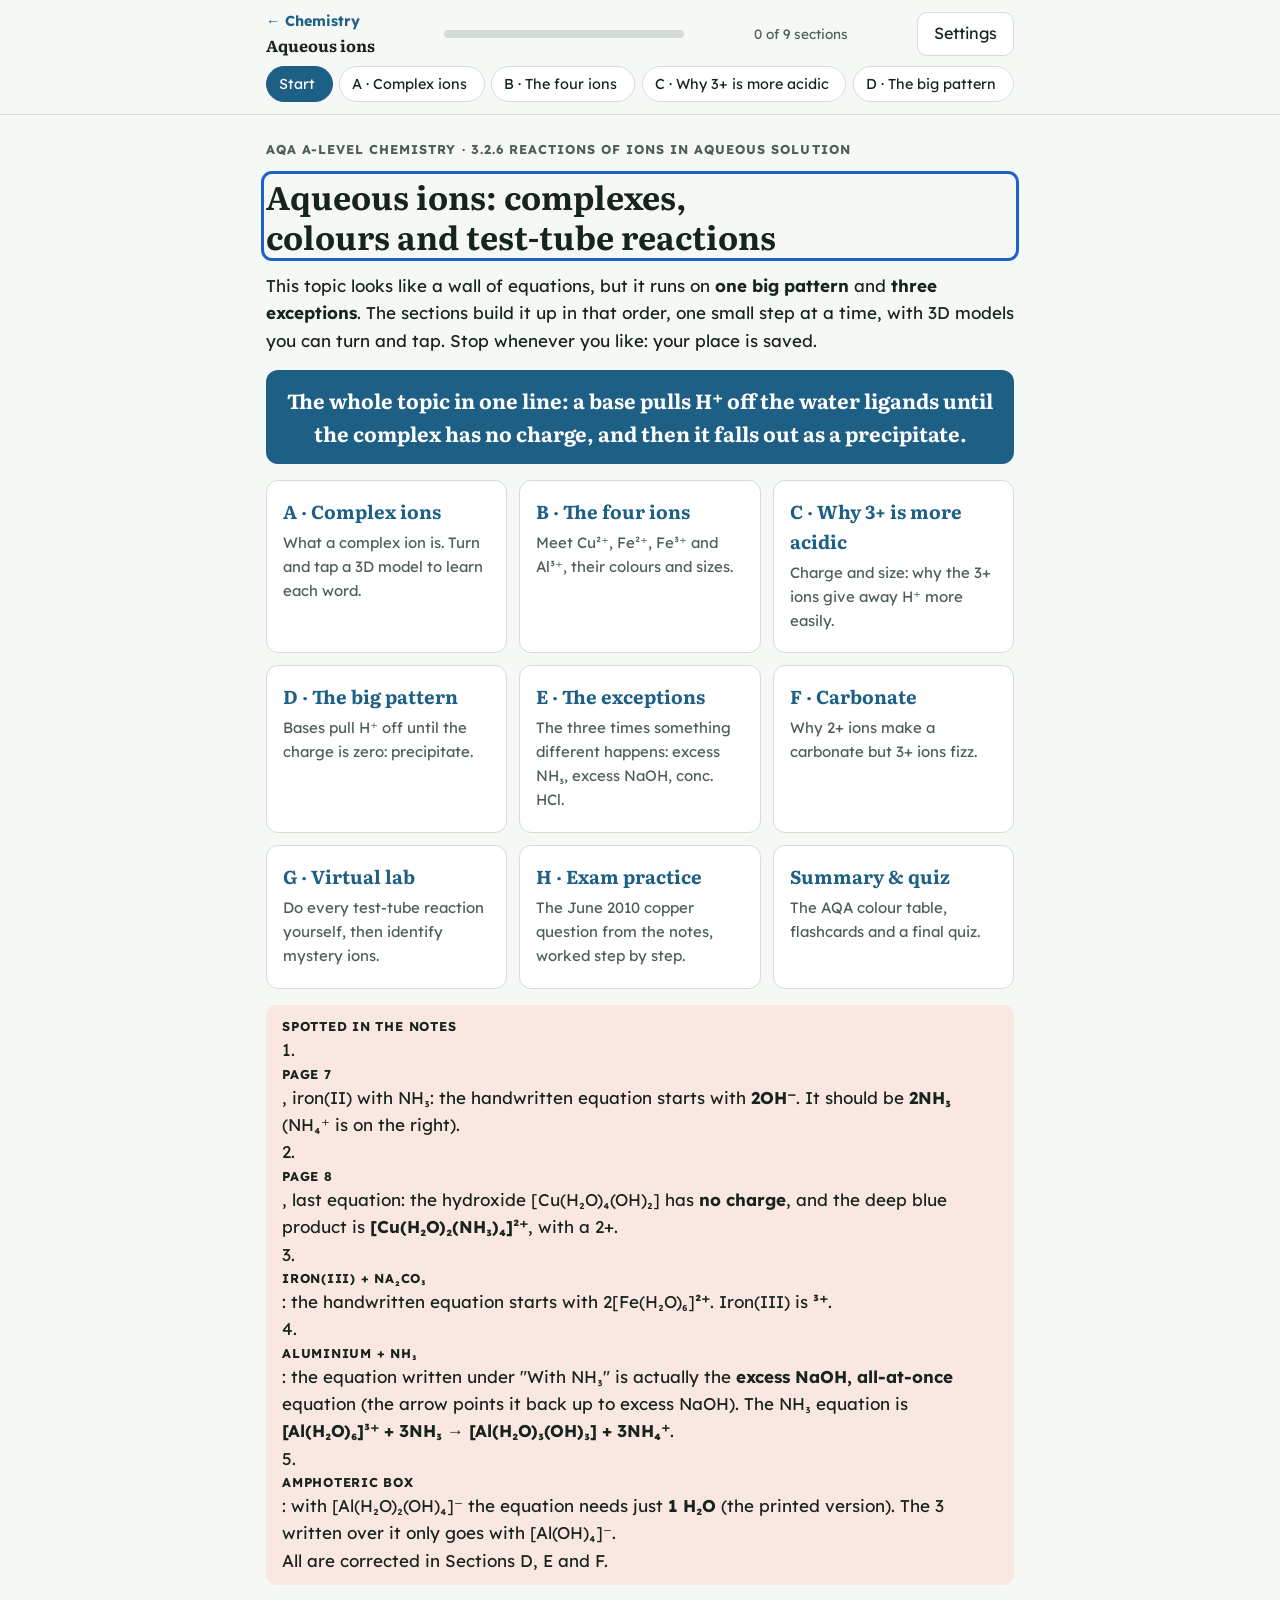
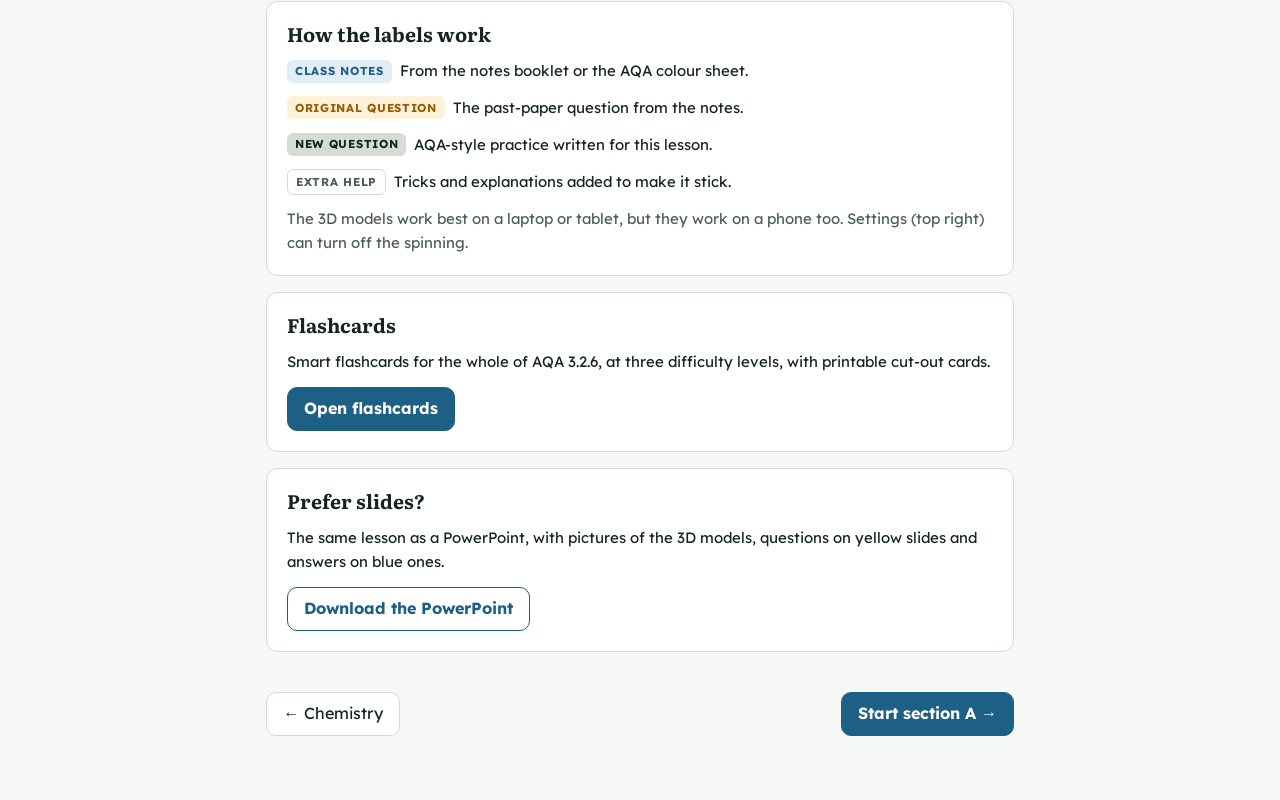
<file: chemistry/aqueous-ions/index.html>
<!doctype html>
<html lang="en-GB" data-subject="chem">
<head>
<meta charset="utf-8">
<meta name="viewport" content="width=device-width,initial-scale=1,viewport-fit=cover">
<meta name="theme-color" content="#1E5F86">
<link rel="manifest" href="../../manifest.webmanifest">
<link rel="apple-touch-icon" href="../../assets/icon-180.png">
<link rel="icon" href="../../assets/icon-192.png">
<meta name="apple-mobile-web-app-capable" content="yes">
<meta name="apple-mobile-web-app-title" content="Study">
<title>Aqueous Ions · Chemistry</title>
<link rel="stylesheet" href="../../assets/lesson.css">
<link rel="preconnect" href="https://fonts.googleapis.com">
<link rel="preconnect" href="https://fonts.gstatic.com" crossorigin>
<link rel="stylesheet" href="https://fonts.googleapis.com/css2?family=Lexend:wght@400;700&family=Literata:opsz,wght@7..72,500;7..72,700&display=swap">


</head>
<body data-lesson="aqueous-ions-v1">
<svg width="0" height="0" style="position:absolute" aria-hidden="true" focusable="false"><defs><marker id="ah" viewBox="0 0 10 10" refX="8" refY="5" markerWidth="6" markerHeight="6" orient="auto-start-reverse"><path d="M0 0 L10 5 L0 10 z" fill="var(--muted)"/></marker></defs></svg>
<header class="bar">
  <div class="bar-in">
    <div class="bar-top">
      <div class="brandwrap"><a class="back" href="../">← Chemistry</a><span class="brand">Aqueous ions</span></div>
      <div class="prog" role="progressbar" aria-label="Lesson progress" aria-valuemin="0" aria-valuemax="100" aria-valuenow="0"><i id="progfill"></i></div>
      <span class="progtxt" id="progtxt">0 of 5 sections</span>
      <button class="btn quiet" id="openSettings" aria-haspopup="dialog">Settings</button>
    </div>
    <nav class="tabs" aria-label="Lesson sections" id="tabs"></nav>
  </div>
</header>
<main class="wrap" id="main">
<!-- ============ START ============ -->
<section class="screen stack" data-sec="start" data-name="Start">
  <p class="eyebrow">AQA A-level Chemistry · 3.2.6 Reactions of ions in aqueous solution</p>
  <h1>Aqueous ions: complexes, colours and test-tube reactions</h1>
  <p>This topic looks like a wall of equations, but it runs on <b>one big pattern</b> and <b>three exceptions</b>. The sections build it up in that order, one small step at a time, with 3D models you can turn and tap. Stop whenever you like: your place is saved.</p>
  <div id="resumeBox" hidden class="tip"><b>Welcome back</b><span id="resumeTxt"></span> <button class="btn solid" id="resumeBtn" style="margin-top:.5rem">Carry on where I stopped</button></div>
  <div class="bigrule">The whole topic in one line: a base pulls H⁺ off the water ligands until the complex has no charge, and then it falls out as a precipitate.</div>
  <div class="map" id="map"></div>
  <div class="warn"><b>Spotted in the notes</b>
    <span>1. <b>Page 7</b>, iron(II) with NH₃: the handwritten equation starts with <b>2OH⁻</b>. It should be <b>2NH₃</b> (NH₄⁺ is on the right).</span><br>
    <span>2. <b>Page 8</b>, last equation: the hydroxide [Cu(H₂O)₄(OH)₂] has <b>no charge</b>, and the deep blue product is <b>[Cu(H₂O)₂(NH₃)₄]²⁺</b>, with a 2+.</span><br>
    <span>3. <b>Iron(III) + Na₂CO₃</b>: the handwritten equation starts with 2[Fe(H₂O)₆]<b>²⁺</b>. Iron(III) is <b>³⁺</b>.</span><br>
    <span>4. <b>Aluminium + NH₃</b>: the equation written under "With NH₃" is actually the <b>excess NaOH, all-at-once</b> equation (the arrow points it back up to excess NaOH). The NH₃ equation is <b>[Al(H₂O)₆]³⁺ + 3NH₃ → [Al(H₂O)₃(OH)₃] + 3NH₄⁺</b>.</span><br>
    <span>5. <b>Amphoteric box</b>: with [Al(H₂O)₂(OH)₄]⁻ the equation needs just <b>1 H₂O</b> (the printed version). The 3 written over it only goes with [Al(OH)₄]⁻.</span><br>
    <span>All are corrected in Sections D, E and F.</span></div>
  <div class="card">
    <h3>How the labels work</h3>
    <div class="row"><span class="tag notes">Class notes</span><span class="small">From the notes booklet or the AQA colour sheet.</span></div>
    <div class="row"><span class="tag orig">Original question</span><span class="small">The past-paper question from the notes.</span></div>
    <div class="row"><span class="tag new">New question</span><span class="small">AQA-style practice written for this lesson.</span></div>
    <div class="row"><span class="tag extra">Extra help</span><span class="small">Tricks and explanations added to make it stick.</span></div>
    <p class="small muted">The 3D models work best on a laptop or tablet, but they work on a phone too. Settings (top right) can turn off the spinning.</p>
  </div>
  <div class="card"><h3>Flashcards</h3><p class="small">Smart flashcards for the whole of AQA 3.2.6, at three difficulty levels, with printable cut-out cards.</p><div class="row"><a class="btn solid" href="flashcards.html" style="text-decoration:none">Open flashcards</a></div></div>
  <div class="card"><h3>Prefer slides?</h3><p class="small">The same lesson as a PowerPoint, with pictures of the 3D models, questions on yellow slides and answers on blue ones.</p><div class="row"><a class="btn" href="Aqueous-ions-lesson.pptx" download style="text-decoration:none">Download the PowerPoint</a></div></div>
  <div class="pager"><a class="btn quiet" href="../" style="text-decoration:none">← Chemistry</a><button class="btn solid" data-go="A">Start section A →</button></div>
</section>

<!-- ============ A ============ -->
<section class="screen stack" data-sec="A" data-name="A · Complex ions" data-blurb="What a complex ion is. Turn and tap a 3D model to learn each word." hidden>
  <p class="eyebrow">Section A · about 5 minutes</p>
  <h2>What is a complex ion?</h2>

  <div class="card" data-read>
    <div class="card-h"><h3>The picture first</h3><span class="tag extra">Extra help</span></div>
    <p>Put a metal salt in water and the metal ion doesn't float around alone. <b>Six water molecules</b> crowd round it and attach to it. The metal ion plus its six waters is one unit, called a <b>complex ion</b>.</p>
    <p>Each water attaches by giving the metal a <b>pair of its own electrons</b>. That's the key idea of the whole section.</p>
  </div>

  <div class="card">
    <div class="card-h"><h3>Explore [Cu(H₂O)₆]²⁺ in 3D</h3><span class="tag notes">Class notes · p3</span></div>
    <div class="mol3d" data-mode="explore" data-metal="cu"></div>
    <p class="small muted">Tip: tap one of the small gold arrows, then turn the model to see that there are six.</p>
  </div>

  <div class="card" data-read>
    <div class="card-h"><h3>The four definitions</h3><span class="tag notes">Class notes · p3–4</span></div>
    <dl class="def"><dt>Complex ion</dt><dd>A central atom or ion surrounded by ligands.</dd></dl>
    <dl class="def"><dt>Ligand</dt><dd>An ion or molecule with a lone pair of electrons which can form a coordinate bond with a metal ion.</dd></dl>
    <dl class="def"><dt>Coordinate bond</dt><dd>A shared pair of electrons which have both come from the same atom.</dd></dl>
    <dl class="def"><dt>Coordination number</dt><dd>The number of coordinate bonds a metal ion forms.</dd></dl>
    <p class="small muted">The notes say "transition metal ion" in the last one, but it works the same for Al³⁺, which isn't a transition metal.</p>
    <div class="trick"><span class="tt">Trick · read the name</span><p><b>Hexa</b> = 6, <b>aqua</b> = water. So a <b>hexa aqua complex ion</b> is a metal ion with <b>6 water ligands</b>, coordination number 6, <b>octahedral</b> shape.</p></div>
    <button class="listen" type="button">Read aloud</button>
  </div>

  <h3 style="margin-top:.5rem">Check A</h3>
  <div class="card matcher" data-q="A1" data-label="A · Match the definitions" data-win="All four definitions matched.">
    <div class="card-h"><span class="tag new">New question</span></div>
    <p class="qtext">Match each term to its definition.</p>
    <div class="match">
      <span class="m-l">Ligand</span><select aria-label="Definition of ligand" data-answer="lig"><option value="">Choose…</option><option value="cb">A shared pair of electrons, both from the same atom</option><option value="lig">Has a lone pair; forms a coordinate bond with a metal ion</option><option value="cn">Number of coordinate bonds the metal ion forms</option><option value="ci">Central atom or ion surrounded by ligands</option></select>
      <span class="m-l">Coordinate bond</span><select aria-label="Definition of coordinate bond" data-answer="cb"><option value="">Choose…</option><option value="cb">A shared pair of electrons, both from the same atom</option><option value="lig">Has a lone pair; forms a coordinate bond with a metal ion</option><option value="cn">Number of coordinate bonds the metal ion forms</option><option value="ci">Central atom or ion surrounded by ligands</option></select>
      <span class="m-l">Coordination number</span><select aria-label="Definition of coordination number" data-answer="cn"><option value="">Choose…</option><option value="cb">A shared pair of electrons, both from the same atom</option><option value="lig">Has a lone pair; forms a coordinate bond with a metal ion</option><option value="cn">Number of coordinate bonds the metal ion forms</option><option value="ci">Central atom or ion surrounded by ligands</option></select>
      <span class="m-l">Complex ion</span><select aria-label="Definition of complex ion" data-answer="ci"><option value="">Choose…</option><option value="cb">A shared pair of electrons, both from the same atom</option><option value="lig">Has a lone pair; forms a coordinate bond with a metal ion</option><option value="cn">Number of coordinate bonds the metal ion forms</option><option value="ci">Central atom or ion surrounded by ligands</option></select>
    </div>
    <div class="row"><button class="btn" data-mcheck>Check my matches</button></div>
    <div class="fb" hidden aria-live="polite"></div></div>
  <div class="card mcq" data-q="A2" data-label="A · Where the bond's electrons come from" data-answer="b">
    <div class="card-h"><span class="tag new">New question</span></div>
    <p class="qtext">In [Cu(H₂O)₆]²⁺, where do the two electrons in each coordinate bond come from?</p>
    <div class="opts">
      <button data-o="a" data-fb="The metal ion accepts the pair. It doesn't give any electrons.">One from Cu²⁺, one from the oxygen</button>
      <button data-o="b" data-fb="Correct. Both come from a lone pair on the water's oxygen. That's what makes it a coordinate bond.">Both from a lone pair on the oxygen of water</button>
      <button data-o="c" data-fb="Cu²⁺ has lost electrons and accepts a pair here.">Both from the Cu²⁺ ion</button>
    </div><div class="fb" hidden aria-live="polite"></div></div>

  <div class="done-row"><button class="btn solid" data-complete="A">Mark section A done</button><span class="small muted">You can take a break here.</span></div>
  <div class="pager"><button class="btn quiet" data-go="start">← Start</button><button class="btn" data-go="B">Section B →</button></div>
</section>

<!-- ============ B ============ -->
<section class="screen stack" data-sec="B" data-name="B · The four ions" data-blurb="Meet Cu²⁺, Fe²⁺, Fe³⁺ and Al³⁺, their colours and sizes." hidden>
  <p class="eyebrow">Section B · about 4 minutes</p>
  <h2>Meet the four ions</h2>

  <div class="card" data-read>
    <div class="card-h"><h3>Only four to learn</h3><span class="tag notes">Class notes · p4–5</span></div>
    <p>The specification uses just <b>Cu²⁺, Fe²⁺, Fe³⁺ and Al³⁺</b>. In this topic they always start as hexa aqua ions with an octahedral shape:</p>
    <div class="minitubes">
      <figure><span class="minitube" data-sol="#4f95e0"></span><b>[Cu(H₂O)₆]²⁺</b>blue</figure>
      <figure><span class="minitube" data-sol="#cfe3a3"></span><b>[Fe(H₂O)₆]²⁺</b>pale green</figure>
      <figure><span class="minitube" data-sol="#c99a45"></span><b>[Fe(H₂O)₆]³⁺</b>yellow-brown (really purple)</figure>
      <figure><span class="minitube" data-sol="#e6edf2"></span><b>[Al(H₂O)₆]³⁺</b>colourless</figure>
    </div>
    <div class="trick"><span class="tt">Memory trick</span><p><b>C</b>opper is <b>C</b>ool blue. Iron(<b>II</b>) is <b>g</b>reen like new leaves; iron(<b>III</b>) is brown like <b>rust</b>. <b>Al</b> is <b>al</b>ways clear.</p></div>
    <div class="tip"><b>Why is Fe³⁺ "purple" in the table but yellow-brown in the tube?</b>Pure [Fe(H₂O)₆]³⁺ is pale purple. But some of it always loses an H⁺ and becomes <b>[Fe(H₂O)₅(OH)]²⁺</b>, which is yellow-brown, so the solution looks yellow-brown. You'll see why it loses H⁺ in Section C.</div>
    <button class="listen" type="button">Read aloud</button>
  </div>

  <div class="card">
    <div class="card-h"><h3>Compare them in 3D</h3><span class="tag extra">Extra help</span></div>
    <div class="mol3d" data-mode="metals" data-metal="cu"></div>
    <p class="small muted">Look at the central ion as you switch: Fe³⁺ and Al³⁺ are <b>smaller</b> than Cu²⁺ and Fe²⁺. That size difference matters in the next section.</p>
  </div>

  <h3 style="margin-top:.5rem">Check B</h3>
  <div class="card matcher" data-q="B1" data-label="B · Colours of the aqua ions" data-win="All four colours right.">
    <div class="card-h"><span class="tag new">New question</span></div>
    <p class="qtext">Match each hexa aqua ion to the colour of its solution.</p>
    <div class="match">
      <span class="m-l">[Cu(H₂O)₆]²⁺</span><select aria-label="Colour of copper(II)" data-answer="blue"><option value="">Choose…</option><option value="blue">Blue</option><option value="green">Pale green</option><option value="yb">Yellow-brown</option><option value="none">Colourless</option></select>
      <span class="m-l">[Fe(H₂O)₆]²⁺</span><select aria-label="Colour of iron(II)" data-answer="green"><option value="">Choose…</option><option value="blue">Blue</option><option value="green">Pale green</option><option value="yb">Yellow-brown</option><option value="none">Colourless</option></select>
      <span class="m-l">[Fe(H₂O)₆]³⁺</span><select aria-label="Colour of iron(III)" data-answer="yb"><option value="">Choose…</option><option value="blue">Blue</option><option value="green">Pale green</option><option value="yb">Yellow-brown</option><option value="none">Colourless</option></select>
      <span class="m-l">[Al(H₂O)₆]³⁺</span><select aria-label="Colour of aluminium" data-answer="none"><option value="">Choose…</option><option value="blue">Blue</option><option value="green">Pale green</option><option value="yb">Yellow-brown</option><option value="none">Colourless</option></select>
    </div>
    <div class="row"><button class="btn" data-mcheck>Check my matches</button></div>
    <div class="fb" hidden aria-live="polite"></div></div>

  <div class="done-row"><button class="btn solid" data-complete="B">Mark section B done</button><span class="small muted">A good place for a break.</span></div>
  <div class="pager"><button class="btn quiet" data-go="A">← Section A</button><button class="btn" data-go="C">Section C →</button></div>
</section>

<!-- ============ C ============ -->
<section class="screen stack" data-sec="C" data-name="C · Why 3+ is more acidic" data-blurb="Charge and size: why the 3+ ions give away H⁺ more easily." hidden>
  <p class="eyebrow">Section C · about 5 minutes</p>
  <h2>Why 3+ ions are more acidic</h2>

  <div class="card" data-read>
    <div class="card-h"><h3>The idea in one picture</h3><span class="tag extra">Extra help</span></div>
    <div class="fig">
      <svg viewBox="0 0 640 270" role="img" aria-labelledby="polT">
        <title id="polT">Left: a large Fe 2+ ion pulls weakly on a water ligand. Right: a smaller Fe 3+ ion pulls strongly, weakening an O–H bond so an H+ ion breaks away.</title>
        <g font-size="14" style="fill:var(--ink)">
          <text x="155" y="22" text-anchor="middle" font-weight="700">Fe²⁺: lower charge, bigger</text>
          <circle cx="90" cy="130" r="44" fill="#5f9a3c"/><text x="90" y="136" text-anchor="middle" font-weight="700" style="fill:#fff">Fe²⁺</text>
          <line x1="136" y1="130" x2="190" y2="130" stroke="#f1b434" stroke-width="4"/>
          <path d="M150 118 L138 130 L150 142" fill="none" stroke="var(--muted)" stroke-width="2"/>
          <circle cx="205" cy="130" r="16" fill="#e0473b"/><text x="205" y="135" text-anchor="middle" font-size="12" style="fill:#fff">O</text>
          <line x1="218" y1="120" x2="246" y2="98" stroke="var(--muted)" stroke-width="3"/><line x1="218" y1="140" x2="246" y2="162" stroke="var(--muted)" stroke-width="3"/>
          <circle cx="252" cy="94" r="10" fill="#f2f2f2" stroke="var(--muted)"/><circle cx="252" cy="166" r="10" fill="#f2f2f2" stroke="var(--muted)"/>
          <text x="155" y="215" text-anchor="middle">weak pull on the O–H electrons</text>
          <text x="155" y="236" text-anchor="middle">→ H⁺ mostly stays put</text>
          <text x="485" y="22" text-anchor="middle" font-weight="700">Fe³⁺: higher charge, smaller</text>
          <circle cx="420" cy="130" r="32" fill="#c0662a"/><text x="420" y="136" text-anchor="middle" font-weight="700" style="fill:#fff">Fe³⁺</text>
          <line x1="454" y1="130" x2="514" y2="130" stroke="#f1b434" stroke-width="4"/>
          <path d="M478 114 L460 130 L478 146" fill="none" stroke="var(--heat)" stroke-width="3.5"/><path d="M498 114 L480 130 L498 146" fill="none" stroke="var(--heat)" stroke-width="3.5"/>
          <circle cx="530" cy="130" r="16" fill="#e0473b"/><text x="530" y="135" text-anchor="middle" font-size="12" style="fill:#fff">O</text>
          <line x1="543" y1="120" x2="571" y2="98" stroke="var(--muted)" stroke-width="3"/>
          <circle cx="577" cy="94" r="10" fill="#f2f2f2" stroke="var(--muted)"/>
          <line x1="543" y1="140" x2="566" y2="158" stroke="var(--muted)" stroke-width="3" stroke-dasharray="4 4"/>
          <circle cx="602" cy="186" r="12" fill="#f2f2f2" stroke="var(--heat)" stroke-width="2"/><text x="602" y="214" text-anchor="middle" font-weight="700" style="fill:var(--heat)">H⁺ leaves</text>
          <text x="470" y="236" text-anchor="middle">strong pull weakens the O–H bond</text>
          <text x="470" y="257" text-anchor="middle">→ H⁺ released more easily = more acidic</text>
        </g>
      </svg>
    </div>
    <p class="small muted swipe">Scroll the diagram sideways to see all of it.</p>
  </div>

  <div class="card" data-read>
    <div class="card-h"><h3>The chain of reasoning</h3><span class="tag notes">Class notes · p6, handwritten</span></div>
    <ol class="clean steps" data-steps>
      <li>3+ ions have a <b>higher charge</b> and are <b>smaller</b> than 2+ ions. So they have a higher <b>charge/size ratio</b> (charge density).</li>
      <li>This makes them <b>more polarising</b>: they pull electron density towards themselves more strongly.</li>
      <li>The metal pulls electrons out of the water ligand's O, which pulls them out of the <b>O–H bonds</b>. This <b>weakens the O–H bonds</b>.</li>
      <li>So <b>H⁺ is more easily released</b>. More H⁺ in solution means the solution is <b>more acidic</b>.</li>
    </ol>
    <div class="row"><button class="btn" data-stepnext>Show next step</button><button class="btn quiet" data-stepall>Show all</button></div>
    <div class="trick"><span class="tt">Exam trick · four links, four words</span><p><b>Charge/size → polarising → weakens O–H → releases H⁺.</b> Say all four links and you've got the marks.</p></div>
    <button class="listen" type="button">Read aloud</button>
  </div>

  <div class="card" data-read>
    <div class="card-h"><h3>Writing it as an equation</h3><span class="tag notes">Class notes · p6</span></div>
    <div class="eqbox"><span class="eq">[Fe(H₂O)₆]³⁺ ⇌ [Fe(H₂O)₅(OH)]²⁺ + H⁺</span></div>
    <div class="eqbox"><span class="eq">[Al(H₂O)₆]³⁺ ⇌ [Al(H₂O)₅(OH)]²⁺ + H⁺</span></div>
    <p>It's just like an ordinary acid: <b>HA ⇌ H⁺ + A⁻</b>. One water ligand loses an H⁺ and becomes an <b>OH⁻ ligand</b>, so the overall charge drops by 1.</p>
    <p class="small muted">The notes use a one-way arrow. It's really an equilibrium (⇌), because only a little dissociates. Either is usually accepted.</p>
    <div class="tip"><b>Rule to remember</b>The <b>M³⁺</b> aqua ion is always more acidic than the <b>M²⁺</b> aqua ion.</div>
    <button class="listen" type="button">Read aloud</button>
  </div>

  <h3 style="margin-top:.5rem">Check C</h3>
  <div class="card mcq" data-q="C1" data-label="C · Why Fe³⁺ is more acidic" data-answer="c">
    <div class="card-h"><span class="tag new">New question</span></div>
    <p class="qtext">Why is [Fe(H₂O)₆]³⁺ more acidic than [Fe(H₂O)₆]²⁺?</p>
    <div class="opts">
      <button data-o="a" data-fb="Both have 6 water ligands, so this can't be the difference.">Fe³⁺ has more water ligands</button>
      <button data-o="b" data-fb="Fe³⁺ is actually smaller. Being smaller is part of why it's more polarising.">Fe³⁺ is a bigger ion</button>
      <button data-o="c" data-fb="Correct. Higher charge/size ratio → more polarising → weaker O–H bonds → H⁺ released more easily.">Fe³⁺ has a higher charge/size ratio, so it weakens the O–H bonds more</button>
    </div><div class="fb" hidden aria-live="polite"></div></div>
  <div class="card" data-q="C2" data-label="C · Explain acidity (3 marks)">
    <div class="card-h"><span class="tag new">New question</span><span class="marks">[3 marks]</span></div>
    <p class="qtext">Explain, in terms of charge/size ratio, why a solution of [Al(H₂O)₆]³⁺ is more acidic than a solution of [Fe(H₂O)₆]²⁺.</p>
    <textarea aria-label="Your answer"></textarea>
    <div class="hintbox" data-hints='["Compare the charge and the size of Al³⁺ and Fe²⁺.","Then: what does that do to the water ligands?","Charge/size → polarising → weakens O–H → releases H⁺."]'><button class="btn quiet" data-hint>Show a hint</button></div>
    <button class="btn" data-model>Compare with model answer</button>
    <div class="reveal-body" hidden><ol class="clean"><li>Al³⁺ has a <b>higher charge</b> and is <b>smaller</b>, so it has a higher <b>charge/size ratio</b> and is <b>more polarising</b>. ✔</li><li>It <b>weakens the O–H bonds</b> in the water ligands more. ✔</li><li>So <b>H⁺ ions are released more easily</b>: [Al(H₂O)₆]³⁺ ⇌ [Al(H₂O)₅(OH)]²⁺ + H⁺. ✔</li></ol></div></div>

  <div class="done-row"><button class="btn solid" data-complete="C">Mark section C done</button><span class="small muted">Next is the big pattern.</span></div>
  <div class="pager"><button class="btn quiet" data-go="B">← Section B</button><button class="btn" data-go="D">Section D →</button></div>
</section>

<!-- ============ D ============ -->
<section class="screen stack" data-sec="D" data-name="D · The big pattern" data-blurb="Bases pull H⁺ off until the charge is zero: precipitate." hidden>
  <p class="eyebrow">Section D · about 6 minutes · the most important section</p>
  <h2>The big pattern: bases pull off H⁺</h2>

  <div class="card" data-read>
    <div class="card-h"><h3>Section C, taken further</h3><span class="tag extra">Extra help</span></div>
    <p>In Section C, a water ligand lost <b>one</b> H⁺ by itself. Add a <b>base</b> (OH⁻ or NH₃) and it greedily takes more H⁺ off the water ligands, one after another.</p>
    <p>Each H⁺ taken turns an H₂O ligand into an OH⁻ ligand and drops the charge by 1. When the charge reaches <b>zero</b>, the complex is <b>neutral</b>, can't stay dissolved, and comes out as a <b>precipitate</b>.</p>
  </div>

  <div class="card">
    <div class="card-h"><h3>Watch it happen</h3><span class="tag extra">Extra help · 3D</span></div>
    <div class="mol3d" data-mode="deprot" data-metal="cu"></div>
    <p class="small muted">Try Cu²⁺ (stops after 2) and then Fe³⁺ (stops after 3).</p>
  </div>

  <div class="card" data-read>
    <div class="card-h"><h3>The rule that writes the formulas for you</h3><span class="tag extra">Extra help</span></div>
    <div class="trick"><span class="tt">Trick · charge = number of OH</span><p>A <b>2+</b> ion loses <b>2</b> H⁺ → <b>2 OH</b>. A <b>3+</b> ion loses <b>3</b> H⁺ → <b>3 OH</b>. Waters + OHs always add up to <b>6</b>.</p></div>
    <div class="tablewrap"><table class="notes">
      <thead><tr><th>Start</th><th>H⁺ removed</th><th>Precipitate</th><th>Colour</th></tr></thead>
      <tbody>
        <tr><td>[Cu(H₂O)₆]²⁺</td><td>2</td><td><b>[Cu(H₂O)₄(OH)₂]</b></td><td>blue</td></tr>
        <tr><td>[Fe(H₂O)₆]²⁺</td><td>2</td><td><b>[Fe(H₂O)₄(OH)₂]</b></td><td>green (goes brown in air)</td></tr>
        <tr><td>[Fe(H₂O)₆]³⁺</td><td>3</td><td><b>[Fe(H₂O)₃(OH)₃]</b></td><td>brown</td></tr>
        <tr><td>[Al(H₂O)₆]³⁺</td><td>3</td><td><b>[Al(H₂O)₃(OH)₃]</b></td><td>white</td></tr>
      </tbody></table></div>
    <p class="small muted">All four rows are in the notes (Fe²⁺ and Cu²⁺ on p7–8, Fe³⁺ and Al³⁺ on the later pages) and match the AQA colour sheet.</p>
    <button class="listen" type="button">Read aloud</button>
  </div>

  <div class="card" data-read>
    <div class="card-h"><h3>Two bases, same job</h3><span class="tag notes">Class notes · p7–8</span></div>
    <div class="map" style="grid-template-columns:repeat(auto-fit,minmax(220px,1fr))">
      <div class="def"><dt>With NaOH (OH⁻)</dt><dd>OH⁻ + H⁺ → <b>H₂O</b>, so the by-product is <b>water</b>.</dd><dd class="eqline" style="margin-top:.4rem">[Fe(H₂O)₆]²⁺ + 2OH⁻ → [Fe(H₂O)₄(OH)₂] + 2H₂O</dd></div>
      <div class="def"><dt>With a little NH₃</dt><dd>NH₃ + H⁺ → <b>NH₄⁺</b>, so the by-product is <b>ammonium</b>.</dd><dd class="eqline" style="margin-top:.4rem">[Fe(H₂O)₆]²⁺ + 2NH₃ → [Fe(H₂O)₄(OH)₂] + 2NH₄⁺</dd></div>
    </div>
    <p>Same precipitate, same colour, whichever base you use. Only the by-product changes.</p>
    <div class="warn"><b>Correction to the notes (p7)</b>The handwritten NH₃ equation starts "[Fe(H₂O)₆]²⁺ + 2OH⁻". With ammonia the base is <b>2NH₃</b>, which is why <b>2NH₄⁺</b> appears on the right.</div>
    <div class="tip"><b>Iron(II) extra</b>The green precipitate <b>turns brown on standing in air</b>: oxygen oxidises Fe²⁺ to Fe³⁺, so [Fe(H₂O)₄(OH)₂] becomes [Fe(H₂O)₃(OH)₃].</div>
    <div class="trick"><span class="tt">Balancing trick</span><p>The number in front of OH⁻ (or NH₃), H₂O (or NH₄⁺) and the number of OH in the product are <b>all the same</b>: the ion's charge. 2+ → all 2s. 3+ → all 3s.</p></div>
    <button class="listen" type="button">Read aloud</button>
  </div>

  <div class="card" data-read>
    <div class="card-h"><h3>The 3+ ions do exactly the same</h3><span class="tag notes">Class notes · Fe³⁺ and Al³⁺ pages</span></div>
    <div class="minitubes">
      <figure><span class="minitube" data-sol="#c99a45" data-ppt="#8b3f1c"></span>Fe³⁺: yellow-brown → brown ppt</figure>
      <figure><span class="minitube" data-sol="#e6edf2" data-ppt="#ffffff"></span>Al³⁺: colourless → white ppt</figure>
    </div>
    <div class="tablewrap"><table class="notes">
      <thead><tr><th></th><th>With NaOH</th><th>With NH₃</th></tr></thead>
      <tbody>
        <tr><td><b>Fe³⁺</b></td><td>[Fe(H₂O)₆]³⁺ + 3OH⁻ → [Fe(H₂O)₃(OH)₃] + 3H₂O</td><td>[Fe(H₂O)₆]³⁺ + 3NH₃ → [Fe(H₂O)₃(OH)₃] + 3NH₄⁺</td></tr>
        <tr><td><b>Al³⁺</b></td><td>[Al(H₂O)₆]³⁺ + 3OH⁻ → [Al(H₂O)₃(OH)₃] + 3H₂O</td><td>[Al(H₂O)₆]³⁺ + 3NH₃ → [Al(H₂O)₃(OH)₃] + 3NH₄⁺</td></tr>
      </tbody></table></div>
    <p><b>Observations:</b> Fe³⁺ yellow-brown solution → <b>brown precipitate</b>. Al³⁺ colourless solution → <b>white precipitate</b>.</p>
    <p>All 3s, exactly as the balancing trick says.</p>
    <div class="warn"><b>Correction to the notes (aluminium + NH₃)</b>The equation written under "With NH₃" is [Al(H₂O)₆]³⁺ + 4OH⁻ → [Al(OH)₄]⁻ + 6H₂O. That's the <b>excess NaOH</b> reaction done in one go (Section E), which is why it's arrowed back up to excess NaOH. With ammonia, aluminium just forms the white precipitate shown in the table above.</div>
    <button class="listen" type="button">Read aloud</button>
  </div>

  <h3 style="margin-top:.5rem">Check D</h3>
  <div class="card matcher" data-q="D1" data-label="D · Build the Cu + NaOH equation" data-win="Equation built correctly.">
    <div class="card-h"><span class="tag new">New question</span></div>
    <p class="qtext">Build the equation: [Cu(H₂O)₆]²⁺ + <u>&nbsp;a&nbsp;</u> OH⁻ → <u>&nbsp;b&nbsp;</u> + <u>&nbsp;c&nbsp;</u> H₂O</p>
    <div class="match">
      <span class="m-l">a (number of OH⁻)</span><select aria-label="a" data-answer="2"><option value="">Choose…</option><option>1</option><option>2</option><option>3</option><option>6</option></select>
      <span class="m-l">b (product)</span><select aria-label="b" data-answer="p2"><option value="">Choose…</option><option value="p1">[Cu(H₂O)₅(OH)]⁺</option><option value="p2">[Cu(H₂O)₄(OH)₂]</option><option value="p3">[Cu(H₂O)₃(OH)₃]⁻</option><option value="p4">[Cu(OH)₆]⁴⁻</option></select>
      <span class="m-l">c (number of H₂O)</span><select aria-label="c" data-answer="2"><option value="">Choose…</option><option>1</option><option>2</option><option>3</option><option>6</option></select>
    </div>
    <div class="row"><button class="btn" data-mcheck>Check my equation</button></div>
    <div class="fb" hidden aria-live="polite"></div></div>
  <div class="card matcher" data-q="D2" data-label="D · Build the Fe³⁺ + NH₃ equation" data-win="All 3s: exactly right.">
    <div class="card-h"><span class="tag new">New question</span></div>
    <p class="qtext">Build the equation: [Fe(H₂O)₆]³⁺ + <u>&nbsp;a&nbsp;</u> NH₃ → <u>&nbsp;b&nbsp;</u> + <u>&nbsp;c&nbsp;</u></p>
    <div class="match">
      <span class="m-l">a (number of NH₃)</span><select aria-label="a" data-answer="3"><option value="">Choose…</option><option>1</option><option>2</option><option>3</option><option>6</option></select>
      <span class="m-l">b (product)</span><select aria-label="b" data-answer="p3"><option value="">Choose…</option><option value="p2">[Fe(H₂O)₄(OH)₂]⁺</option><option value="p3">[Fe(H₂O)₃(OH)₃]</option><option value="p6">[Fe(NH₃)₆]³⁺</option></select>
      <span class="m-l">c (by-product)</span><select aria-label="c" data-answer="nh4"><option value="">Choose…</option><option value="h2o">3H₂O</option><option value="nh4">3NH₄⁺</option><option value="oh">3OH⁻</option></select>
    </div>
    <div class="row"><button class="btn" data-mcheck>Check my equation</button></div>
    <div class="fb" hidden aria-live="polite"></div></div>
  <div class="card mcq" data-q="D3" data-label="D · Why a precipitate forms" data-answer="a">
    <div class="card-h"><span class="tag new">New question</span></div>
    <p class="qtext">Why does [Cu(H₂O)₄(OH)₂] form a precipitate?</p>
    <div class="opts">
      <button data-o="a" data-fb="Correct. With no charge it can't be held in solution by water, so it comes out as a solid.">It has no overall charge, so it's insoluble</button>
      <button data-o="b" data-fb="It still has 6 ligands. Its coordination number hasn't changed.">It has lost some of its ligands</button>
      <button data-o="c" data-fb="Copper stays Cu²⁺ throughout. Nothing is oxidised.">Copper has been oxidised</button>
    </div><div class="fb" hidden aria-live="polite"></div></div>

  <div class="done-row"><button class="btn solid" data-complete="D">Mark section D done</button><span class="small muted">Well done: that's the hardest idea.</span></div>
  <div class="pager"><button class="btn quiet" data-go="C">← Section C</button><button class="btn" data-go="E">Section E →</button></div>
</section>

<!-- ============ E ============ -->
<section class="screen stack" data-sec="E" data-name="E · The exceptions" data-blurb="The three times something different happens: excess NH₃, excess NaOH, conc. HCl." hidden>
  <p class="eyebrow">Section E · about 6 minutes</p>
  <h2>The three exceptions</h2>

  <div class="card" data-read>
    <div class="card-h"><h3>Almost everything just stops at the precipitate</h3><span class="tag extra">Extra help</span></div>
    <p>Add <b>excess</b> base and, for nearly every combination, there's <b>no further change</b>. Only three things are different, and that's all you need to remember:</p>
    <div class="trick"><span class="tt">Memory trick</span><p><b>Copper loves ammonia. Aluminium loves hydroxide. Chloride is too fat for six.</b></p></div>
  </div>

  <div class="card">
    <div class="card-h"><h3>See all three in 3D</h3><span class="tag extra">Extra help · 3D</span></div>
    <div class="mol3d" data-mode="beyond" data-metal="cu"></div>
  </div>

  <div class="card" data-read>
    <div class="card-h"><h3>1 · Copper + excess ammonia</h3><span class="tag notes">Class notes · p8</span></div>
    <div class="minitubes">
      <figure><span class="minitube" data-sol="#4f95e0"></span>blue solution</figure>
      <figure><span class="minitube" data-sol="#4f95e0" data-ppt="#3c86d9"></span>a little NH₃: blue ppt</figure>
      <figure><span class="minitube" data-sol="#1d3fa8"></span>excess NH₃: deep blue solution</figure>
    </div>
    <p>The NH₃ molecules <b>replace four water ligands</b> (ligand substitution). The precipitate dissolves and you get a <b>deep blue solution</b>.</p>
    <div class="eqbox"><span class="eq">[Cu(H₂O)₆]²⁺ + 4NH₃ → [Cu(H₂O)₂(NH₃)₄]²⁺ + 4H₂O</span></div>
    <p>Because the excess is usually added after the blue precipitate has formed, it's often written from the precipitate:</p>
    <div class="eqbox"><span class="eq">[Cu(H₂O)₄(OH)₂] + 4NH₃ → [Cu(H₂O)₂(NH₃)₄]²⁺ + 2OH⁻ + 2H₂O</span></div>
    <div class="warn"><b>Correction to the notes (p8)</b>The handwritten version writes the precipitate as [Cu(H₂O)₄(OH)₂]²⁺ and leaves the charge off the product. The precipitate is <b>neutral</b> (that's why it's a precipitate), and the deep blue ion is <b>[Cu(H₂O)₂(NH₃)₄]²⁺</b>. Check: left side charge 0; right side 2+ and 2(−1) = 0 ✓.</div>
    <button class="listen" type="button">Read aloud</button>
  </div>

  <div class="card" data-read>
    <div class="card-h"><h3>2 · Aluminium + excess NaOH: amphoteric</h3><span class="tag notes">Class notes · Al³⁺ pages</span></div>
    <div class="minitubes">
      <figure><span class="minitube" data-sol="#e6edf2"></span>colourless</figure>
      <figure><span class="minitube" data-sol="#e6edf2" data-ppt="#ffffff"></span>a little NaOH: white ppt</figure>
      <figure><span class="minitube" data-sol="#e6edf2"></span>excess NaOH: colourless again</figure>
    </div>
    <p><b>Amphoteric</b> means it can react with <b>both acids and bases</b>. Aluminium hydroxide dissolves in both:</p>
    <div class="eqbox"><span class="eq">acting as a base (HCl added): [Al(H₂O)₃(OH)₃] + 3H⁺ → [Al(H₂O)₆]³⁺</span></div>
    <div class="eqbox"><span class="eq">acting as an acid (NaOH added): [Al(H₂O)₃(OH)₃] + OH⁻ → [Al(OH)₄]⁻ + 3H₂O</span></div>
    <p>The notes also write the product as <b>[Al(H₂O)₂(OH)₄]⁻</b>. Both are accepted, but the water count changes with it:</p>
    <div class="eqbox"><span class="eq">[Al(H₂O)₃(OH)₃] + OH⁻ → [Al(H₂O)₂(OH)₄]⁻ + H₂O</span></div>
    <p><b>All at once</b> (handwritten: "can do all at once"), from the aqua ion straight to the colourless solution:</p>
    <div class="eqbox"><span class="eq">[Al(H₂O)₆]³⁺ + 4OH⁻ → [Al(OH)₄]⁻ + 6H₂O</span></div>
    <div class="trick"><span class="tt">Trick · count the waters</span><p>Start from [Al(H₂O)₃(OH)₃], which has 3 waters. If the product keeps 2 waters ([Al(H₂O)₂(OH)₄]⁻), 1 is released. If it keeps none ([Al(OH)₄]⁻), all 3 are released.</p></div>
    <div class="warn"><b>Correction to the notes (amphoteric box)</b>A "3" has been written over the printed "+ H₂O" after [Al(H₂O)₂(OH)₄]⁻. With that product it's <b>1 H₂O</b>. Check the O atoms: left 3 + 3 + 1 = 7; right 2 + 4 + <b>1</b> = 7 ✓.</div>
    <div class="tip"><b>Why only with NaOH, not NH₃?</b>Ammonia is a <b>weak</b> base, too weak to pull more H⁺ off. So with excess NH₃ the white precipitate stays: no further change.</div>
    <button class="listen" type="button">Read aloud</button>
  </div>

  <div class="card" data-read>
    <div class="card-h"><h3>3 · Copper + concentrated HCl</h3><span class="tag notes">Class notes · p9</span></div>
    <div class="minitubes">
      <figure><span class="minitube" data-sol="#4f95e0"></span>blue</figure>
      <figure><span class="minitube" data-sol="#d6cf3a"></span>yellow (can look green)</figure>
    </div>
    <p>Chloride ions are <b>significantly larger</b> than water, so <b>fewer fit</b> around the copper ion.</p>
    <div class="eqbox"><span class="eq">[Cu(H₂O)₆]²⁺ + 4Cl⁻ ⇌ [CuCl₄]²⁻ + 6H₂O</span></div>
    <ul class="clean"><li>Coordination number changes <b>6 → 4</b>.</li><li>Shape changes <b>octahedral → tetrahedral</b>.</li><li>Charge: 2+ and 4 × (−1) = <b>2−</b>.</li><li>The mixture may look <b>green</b>, because leftover blue mixes with the yellow [CuCl₄]²⁻.</li></ul>
    <button class="listen" type="button">Read aloud</button>
  </div>

  <h3 style="margin-top:.5rem">Check E</h3>
  <div class="card mcq" data-q="E1" data-label="E · Which dissolves in excess NH₃" data-answer="b">
    <div class="card-h"><span class="tag new">New question</span></div>
    <p class="qtext">Which precipitate dissolves in excess ammonia?</p>
    <div class="opts">
      <button data-o="a" data-fb="Aluminium hydroxide dissolves in excess NaOH, not NH₃.">The white one from Al³⁺</button>
      <button data-o="b" data-fb="Correct. Copper loves ammonia: deep blue [Cu(H₂O)₂(NH₃)₄]²⁺.">The blue one from Cu²⁺</button>
      <button data-o="c" data-fb="Iron(III) hydroxide doesn't change in excess of anything.">The brown one from Fe³⁺</button>
    </div><div class="fb" hidden aria-live="polite"></div></div>
  <div class="card mcq" data-q="E2" data-label="E · Shape of CuCl₄²⁻" data-answer="c">
    <div class="card-h"><span class="tag new">New question</span></div>
    <p class="qtext">Why is [CuCl₄]²⁻ tetrahedral rather than octahedral?</p>
    <div class="opts">
      <button data-o="a" data-fb="Copper is Cu²⁺ in both. The change is about the ligands.">Copper changes oxidation state</button>
      <button data-o="b" data-fb="Cl⁻ does have lone pairs: that's how it bonds. The issue is size.">Chloride ions have no lone pairs</button>
      <button data-o="c" data-fb="Correct. Cl⁻ is much bigger than H₂O, so only 4 fit.">Chloride ions are larger, so only 4 fit around the ion</button>
    </div><div class="fb" hidden aria-live="polite"></div></div>
  <div class="card mcq" data-q="E4" data-label="E · Count the waters" data-answer="a">
    <div class="card-h"><span class="tag new">New question</span></div>
    <p class="qtext">Complete: [Al(H₂O)₃(OH)₃] + OH⁻ → [Al(H₂O)₂(OH)₄]⁻ + <u>&nbsp;?&nbsp;</u> H₂O</p>
    <div class="opts">
      <button data-o="a" data-fb="Correct. 3 waters to start, 2 kept, so 1 released.">1</button>
      <button data-o="b" data-fb="3 only goes with [Al(OH)₄]⁻, where every water is lost. This product keeps 2.">3</button>
      <button data-o="c" data-fb="6 is for the all-at-once equation, starting from [Al(H₂O)₆]³⁺.">6</button>
    </div><div class="fb" hidden aria-live="polite"></div></div>
  <div class="card" data-q="E3" data-label="E · Show Al(OH)₃ is amphoteric (2 marks)">
    <div class="card-h"><span class="tag new">New question</span><span class="marks">[2 marks]</span></div>
    <p class="qtext">Write two equations to show that aluminium hydroxide, [Al(H₂O)₃(OH)₃], is amphoteric.</p>
    <textarea aria-label="Your equations"></textarea>
    <button class="btn" data-model>Compare with model answer</button>
    <div class="reveal-body" hidden><ol class="clean"><li>[Al(H₂O)₃(OH)₃] + 3H⁺ → [Al(H₂O)₆]³⁺ ✔ (acts as a base)</li><li>[Al(H₂O)₃(OH)₃] + OH⁻ → [Al(OH)₄]⁻ + 3H₂O ✔ (acts as an acid)<br><span class="small muted">or → [Al(H₂O)₂(OH)₄]⁻ + H₂O</span></li></ol><p class="small muted">Amphoteric = reacts with both acids and bases.</p></div></div>

  <div class="done-row"><button class="btn solid" data-complete="E">Mark section E done</button><span class="small muted">Take a break if you need one.</span></div>
  <div class="pager"><button class="btn quiet" data-go="D">← Section D</button><button class="btn" data-go="F">Section F →</button></div>
</section>

<!-- ============ F ============ -->
<section class="screen stack" data-sec="F" data-name="F · Carbonate" data-blurb="Why 2+ ions make a carbonate but 3+ ions fizz." hidden>
  <p class="eyebrow">Section F · about 4 minutes</p>
  <h2>Carbonate: 2+ and 3+ behave differently</h2>

  <div class="card" data-read>
    <div class="card-h"><h3>The split</h3><span class="tag notes">Class notes</span></div>
    <div class="map" style="grid-template-columns:repeat(auto-fit,minmax(240px,1fr))">
      <div class="def"><dt>2+ ions (Cu²⁺, Fe²⁺)</dt><dd>Form the <b>metal carbonate</b> precipitate. <b>No fizzing.</b></dd>
        <dd class="minitubes" style="margin-top:.5rem"><figure><span class="minitube" data-sol="#cfe3a3" data-ppt="#56803a"></span>FeCO₃ green</figure><figure><span class="minitube" data-sol="#4f95e0" data-ppt="#3fa59b"></span>CuCO₃ blue-green</figure></dd>
        <dd class="eqline">[Fe(H₂O)₆]²⁺ + CO₃²⁻ → FeCO₃ + 6H₂O</dd><dd class="eqline" style="margin-top:.3rem">[Cu(H₂O)₆]²⁺ + CO₃²⁻ → CuCO₃ + 6H₂O</dd></div>
      <div class="def"><dt>3+ ions (Fe³⁺, Al³⁺)</dt><dd>Form the <b>hydroxide</b> precipitate <b>and fizz</b>: <b>effervescence</b> (CO₂ gas).</dd>
        <dd class="minitubes" style="margin-top:.5rem"><figure><span class="minitube" data-sol="#c99a45" data-ppt="#8b3f1c" data-fizz></span>brown + fizz</figure><figure><span class="minitube" data-sol="#e6edf2" data-ppt="#ffffff" data-fizz></span>white + fizz</figure></dd>
        <dd class="eqline">2[Fe(H₂O)₆]³⁺ + 3CO₃²⁻ → 2[Fe(H₂O)₃(OH)₃] + 3CO₂ + 3H₂O</dd><dd class="eqline" style="margin-top:.3rem">2[Al(H₂O)₆]³⁺ + 3CO₃²⁻ → 2[Al(H₂O)₃(OH)₃] + 3CO₂ + 3H₂O</dd></div>
    </div>
    <p class="small muted">All four equations are in the notes. Use the word <b>effervescence</b> in exam answers: it's the observation the notes give.</p>
    <div class="warn"><b>Correction to the notes (iron(III) + Na₂CO₃)</b>The handwritten equation starts 2[Fe(H₂O)₆]<b>²⁺</b>. It's iron(<b>III</b>), so <b>³⁺</b>. Charge check: 2 × (3+) + 3 × (2−) = 0, matching the neutral products ✓.</div>
    <button class="listen" type="button">Read aloud</button>
  </div>

  <div class="card" data-read>
    <div class="card-h"><h3>Why? It's Section C again</h3><span class="tag extra">Extra help</span></div>
    <ol class="clean">
      <li>3+ aqua ions are <b>acidic enough</b> (they release lots of H⁺) to react with carbonate like an acid does: acid + carbonate → CO₂ + water. That's the <b>fizz</b>.</li>
      <li>Losing H⁺ leaves the neutral hydroxide, which precipitates (Pattern 1 again).</li>
      <li>2+ aqua ions are <b>not acidic enough</b> to release CO₂. The carbonate ions just swap in for all the waters and the metal carbonate precipitates.</li>
    </ol>
    <div class="trick"><span class="tt">Memory trick</span><p><b>Three fizzes, two doesn't.</b> 3+ → hydroxide + CO₂. 2+ → MCO₃.</p></div>
    <div class="trick"><span class="tt">Balancing the 3+ equation</span><p>Each 3+ ion loses 3 H⁺; each CO₃²⁻ takes 2 H⁺. Lowest common number is 6, so use <b>2</b> metal ions and <b>3</b> carbonates → 3CO₂ + 3H₂O.</p></div>
    <button class="listen" type="button">Read aloud</button>
  </div>

  <h3 style="margin-top:.5rem">Check F</h3>
  <div class="card mcq" data-q="F1" data-label="F · Fe³⁺ with carbonate" data-answer="b">
    <div class="card-h"><span class="tag new">New question</span></div>
    <p class="qtext">What do you see when Na₂CO₃(aq) is added to [Fe(H₂O)₆]³⁺(aq)?</p>
    <div class="opts">
      <button data-o="a" data-fb="Fe³⁺ doesn't form a carbonate. That's what 2+ ions do.">A precipitate of iron(III) carbonate, no fizzing</button>
      <button data-o="b" data-fb="Correct. Brown [Fe(H₂O)₃(OH)₃] and bubbles of CO₂.">A brown precipitate and fizzing</button>
      <button data-o="c" data-fb="Green is iron(II). Iron(III) gives brown.">A green precipitate and fizzing</button>
    </div><div class="fb" hidden aria-live="polite"></div></div>
  <div class="card" data-q="F2" data-label="F · Explain carbonate difference (2 marks)">
    <div class="card-h"><span class="tag new">New question</span><span class="marks">[2 marks]</span></div>
    <p class="qtext">Explain why CO₂ is given off when sodium carbonate is added to a solution of Al³⁺ ions, but not to a solution of Fe²⁺ ions.</p>
    <textarea aria-label="Your answer"></textarea>
    <button class="btn" data-model>Compare with model answer</button>
    <div class="reveal-body" hidden><ol class="clean"><li>[Al(H₂O)₆]³⁺ is <b>more acidic</b> (higher charge/size ratio, so it releases H⁺ more easily). ✔</li><li>So it is acidic enough to react with carbonate to release <b>CO₂</b>; [Fe(H₂O)₆]²⁺ is not acidic enough, so FeCO₃ precipitates instead. ✔</li></ol></div></div>

  <div class="done-row"><button class="btn solid" data-complete="F">Mark section F done</button><span class="small muted">Next: the virtual lab.</span></div>
  <div class="pager"><button class="btn quiet" data-go="E">← Section E</button><button class="btn" data-go="G">Section G →</button></div>
</section>

<!-- ============ G ============ -->
<section class="screen stack" data-sec="G" data-name="G · Virtual lab" data-blurb="Do every test-tube reaction yourself, then identify mystery ions." hidden>
  <p class="eyebrow">Section G · as long as you like</p>
  <h2>Virtual lab</h2>

  <div class="card">
    <div class="card-h"><h3>Try every reaction</h3><span class="tag extra">Extra help</span></div>
    <p class="small">Pick a metal ion, then a reagent. You'll see what happens in the tube, the observation, the equation and which pattern it follows. Try "a few drops" first, then "excess".</p>
    <div class="lab"></div>
  </div>

  <div class="card">
    <div class="card-h"><h3>Name that ion</h3><span class="tag new">New questions</span></div>
    <p class="small">Each mystery solution comes with two test results. Work out which ion it is. Press "Next" for as many as you like.</p>
    <div class="ionquiz"></div>
  </div>

  <div class="card" data-q="G2" data-label="G · Distinguish Fe²⁺ and Fe³⁺ (2 marks)">
    <div class="card-h"><span class="tag new">New question</span><span class="marks">[2 marks]</span></div>
    <p class="qtext">Describe how you could use sodium hydroxide solution to tell apart solutions of iron(II) sulfate and iron(III) sulfate.</p>
    <textarea aria-label="Your answer"></textarea>
    <button class="btn" data-model>Compare with model answer</button>
    <div class="reveal-body" hidden><ol class="clean"><li>Add NaOH(aq) to each. Iron(II) gives a <b>green precipitate</b> (which turns brown on standing in air). ✔</li><li>Iron(III) gives a <b>brown precipitate</b>. ✔</li></ol></div></div>

  <div class="done-row"><button class="btn solid" data-complete="G">Mark section G done</button><span class="small muted">Next: the exam question.</span></div>
  <div class="pager"><button class="btn quiet" data-go="F">← Section F</button><button class="btn" data-go="H">Section H →</button></div>
</section>

<!-- ============ H ============ -->
<section class="screen stack" data-sec="H" data-name="H · Exam practice" data-blurb="The June 2010 copper question from the notes, worked step by step." hidden>
  <p class="eyebrow">Section H · about 8 minutes · exam question from the notes</p>
  <h2>Exam practice: June 2010, question 5</h2>

  <div class="card" data-read>
    <div class="card-h"><span class="tag orig">Original question</span><span class="marks">(15)</span></div>
    <p class="qtext">The scheme below shows some reactions of copper(II) ions in aqueous solution. W, X, Y and Z are all copper-containing species.</p>
    <div class="fig narrow">
      <svg viewBox="0 0 560 300" role="img" aria-labelledby="schT">
        <title id="schT">Reaction scheme. From [Cu(H2O)6]2+: concentrated HCl gives W; dilute NH3 gives X, then excess NH3 gives Y; Na2CO3 gives Z; scrap iron gives Cu metal.</title>
        <g font-size="15" style="fill:var(--ink)">
          <rect x="190" y="132" width="180" height="36" rx="8" fill="var(--leaf-soft)" stroke="var(--leaf)"/><text x="280" y="156" text-anchor="middle" font-weight="700">[Cu(H₂O)₆]²⁺(aq)</text>
          <text x="280" y="26" text-anchor="middle" font-weight="700" font-size="20">W</text><line x1="280" y1="130" x2="280" y2="38" stroke="var(--muted)" stroke-width="2.5" marker-end="url(#ah)"/><text x="290" y="82" font-size="13">concentrated HCl</text>
          <text x="280" y="292" text-anchor="middle" font-weight="700" font-size="20">Z</text><line x1="280" y1="170" x2="280" y2="270" stroke="var(--muted)" stroke-width="2.5" marker-end="url(#ah)"/><text x="290" y="226" font-size="13">Na₂CO₃(aq)</text>
          <text x="440" y="156" text-anchor="middle" font-weight="700" font-size="20">X</text><line x1="372" y1="150" x2="426" y2="150" stroke="var(--muted)" stroke-width="2.5" marker-end="url(#ah)"/><text x="399" y="128" text-anchor="middle" font-size="12">dilute NH₃</text>
          <text x="540" y="156" text-anchor="middle" font-weight="700" font-size="20">Y</text><line x1="454" y1="150" x2="526" y2="150" stroke="var(--muted)" stroke-width="2.5" marker-end="url(#ah)"/><text x="490" y="128" text-anchor="middle" font-size="12">excess NH₃</text>
          <text x="40" y="156" text-anchor="middle" font-weight="700">Cu(s)</text><line x1="188" y1="150" x2="66" y2="150" stroke="var(--muted)" stroke-width="2.5" marker-end="url(#ah)"/><text x="127" y="128" text-anchor="middle" font-size="12">scrap iron</text>
        </g>
      </svg>
    </div>
    <div class="trick"><span class="tt">How to attack it</span><p>Each arrow is a reaction you already know. Match each reagent to its section: <b>HCl</b> → chloride exception (E). <b>Dilute NH₃</b> → Pattern 1 (D). <b>Excess NH₃</b> → copper loves ammonia (E). <b>Na₂CO₃</b> → 2+ carbonate (F).</p></div>
  </div>

  <div class="card matcher" data-q="H0" data-label="June 10 · Identify W, X, Y, Z" data-win="All four species identified. Now the details.">
    <div class="card-h"><span class="tag new">Warm-up</span></div>
    <p class="qtext">First, identify each species.</p>
    <div class="match">
      <span class="m-l">W</span><select aria-label="W" data-answer="cl"><option value="">Choose…</option><option value="cl">[CuCl₄]²⁻</option><option value="oh">[Cu(H₂O)₄(OH)₂]</option><option value="nh">[Cu(H₂O)₂(NH₃)₄]²⁺</option><option value="co">CuCO₃</option></select>
      <span class="m-l">X</span><select aria-label="X" data-answer="oh"><option value="">Choose…</option><option value="cl">[CuCl₄]²⁻</option><option value="oh">[Cu(H₂O)₄(OH)₂]</option><option value="nh">[Cu(H₂O)₂(NH₃)₄]²⁺</option><option value="co">CuCO₃</option></select>
      <span class="m-l">Y</span><select aria-label="Y" data-answer="nh"><option value="">Choose…</option><option value="cl">[CuCl₄]²⁻</option><option value="oh">[Cu(H₂O)₄(OH)₂]</option><option value="nh">[Cu(H₂O)₂(NH₃)₄]²⁺</option><option value="co">CuCO₃</option></select>
      <span class="m-l">Z</span><select aria-label="Z" data-answer="co"><option value="">Choose…</option><option value="cl">[CuCl₄]²⁻</option><option value="oh">[Cu(H₂O)₄(OH)₂]</option><option value="nh">[Cu(H₂O)₂(NH₃)₄]²⁺</option><option value="co">CuCO₃</option></select>
    </div>
    <div class="row"><button class="btn" data-mcheck>Check</button></div>
    <div class="fb" hidden aria-live="polite"></div></div>

  <div class="card" data-q="H1" data-label="June 10 · 5(a) Ion W">
    <div class="card-h"><span class="tag orig">Original question</span><span class="marks">(3 marks)</span></div>
    <p class="qtext">5 (a) Identify ion W. Describe its appearance and write an equation for its formation from [Cu(H₂O)₆]²⁺(aq) ions.</p>
    <textarea aria-label="Your answer" placeholder="Ion W: …  Appearance: …  Equation: …"></textarea>
    <button class="btn" data-model>Show worked answer</button>
    <div class="reveal-body" hidden><p><b>Ion W:</b> [CuCl₄]²⁻ ✔ · <b>Appearance:</b> yellow (or green) solution ✔</p><p class="eqline">[Cu(H₂O)₆]²⁺ + 4Cl⁻ ⇌ [CuCl₄]²⁻ + 6H₂O ✔</p><p class="small muted">Why: Cl⁻ is larger, so only 4 fit. Coordination number 6 → 4, tetrahedral.</p></div></div>

  <div class="card" data-q="H2" data-label="June 10 · 5(b) Compound X">
    <div class="card-h"><span class="tag orig">Original question</span><span class="marks">(3 marks)</span></div>
    <p class="qtext">5 (b) Identify compound X. Describe its appearance and write an equation for its formation from [Cu(H₂O)₆]²⁺(aq) ions.</p>
    <textarea aria-label="Your answer"></textarea>
    <button class="btn" data-model>Show worked answer</button>
    <div class="reveal-body" hidden><p><b>Compound X:</b> [Cu(H₂O)₄(OH)₂] (or Cu(OH)₂) ✔ · <b>Appearance:</b> blue precipitate ✔</p><p class="eqline">[Cu(H₂O)₆]²⁺ + 2NH₃ → [Cu(H₂O)₄(OH)₂] + 2NH₄⁺ ✔</p><p class="small muted">Pattern 1: 2+ ion, so 2 NH₃ take 2 H⁺ → neutral → precipitate.</p></div></div>

  <div class="card" data-q="H3" data-label="June 10 · 5(c) Ion Y">
    <div class="card-h"><span class="tag orig">Original question</span><span class="marks">(3 marks)</span></div>
    <p class="qtext">5 (c) Identify ion Y. Describe its appearance and write an equation for its formation from X.</p>
    <textarea aria-label="Your answer"></textarea>
    <div class="hintbox" data-hints='["Careful: it says from X, not from [Cu(H₂O)₆]²⁺.","Start with the neutral precipitate and add 4NH₃. What else is released to balance the charge?"]'><button class="btn quiet" data-hint>Show a hint</button></div>
    <button class="btn" data-model>Show worked answer</button>
    <div class="reveal-body" hidden><p><b>Ion Y:</b> [Cu(H₂O)₂(NH₃)₄]²⁺ ✔ · <b>Appearance:</b> deep blue solution ✔</p><p class="eqline">[Cu(H₂O)₄(OH)₂] + 4NH₃ → [Cu(H₂O)₂(NH₃)₄]²⁺ + 2OH⁻ + 2H₂O ✔</p><p class="small muted">Charge check: 0 on the left; 2+ and 2(−1) = 0 on the right.</p></div></div>

  <div class="card" data-q="H4" data-label="June 10 · 5(d) Compound Z">
    <div class="card-h"><span class="tag orig">Original question</span><span class="marks">(3 marks)</span></div>
    <p class="qtext">5 (d) Identify compound Z. Describe its appearance and write an equation for its formation from [Cu(H₂O)₆]²⁺(aq) ions.</p>
    <textarea aria-label="Your answer"></textarea>
    <button class="btn" data-model>Show worked answer</button>
    <div class="reveal-body" hidden><p><b>Compound Z:</b> CuCO₃ ✔ · <b>Appearance:</b> blue-green (green-blue) precipitate ✔</p><p class="eqline">[Cu(H₂O)₆]²⁺ + CO₃²⁻ → CuCO₃ + 6H₂O ✔</p><p class="small muted">2+ ion, so a carbonate forms and there's no fizz.</p></div></div>

  <div class="card" data-q="H5" data-label="June 10 · 5(e)(i) Scrap iron">
    <div class="card-h"><span class="tag orig">Original question</span><span class="marks">(3 marks)</span></div>
    <p class="qtext">5 (e) Copper metal can be extracted from a dilute aqueous solution containing copper(II) ions using scrap iron.<br>5 (e) (i) Write an equation for this reaction and give the colours of the initial and final aqueous solutions.</p>
    <textarea aria-label="Your answer"></textarea>
    <div class="hintbox" data-hints='["Iron is more reactive than copper, so it displaces it.","Iron goes into solution as Fe²⁺. What colour is [Fe(H₂O)₆]²⁺?"]'><button class="btn quiet" data-hint>Show a hint</button></div>
    <button class="btn" data-model>Show worked answer</button>
    <div class="reveal-body" hidden><p class="eqline">Fe + Cu²⁺ → Fe²⁺ + Cu ✔ <span class="small">(or Fe + [Cu(H₂O)₆]²⁺ → [Fe(H₂O)₆]²⁺ + Cu)</span></p><p><b>Initial colour:</b> blue ✔ · <b>Final colour:</b> (pale) green ✔</p><p class="small muted">A displacement (redox) reaction: Fe is oxidised to Fe²⁺, Cu²⁺ is reduced to Cu. The blue [Cu(H₂O)₆]²⁺ is replaced by green [Fe(H₂O)₆]²⁺.</p></div></div>

  <div class="done-row"><button class="btn solid" data-complete="H">Mark section H done</button><span class="small muted">Nearly there.</span></div>
  <div class="pager"><button class="btn quiet" data-go="G">← Section G</button><button class="btn" data-go="S">Summary &amp; quiz →</button></div>
</section>

<!-- ============ SUMMARY ============ -->
<section class="screen stack" data-sec="S" data-name="Summary &amp; quiz" data-blurb="The AQA colour table, flashcards and a final quiz." hidden>
  <p class="eyebrow">Wrap-up · about 5 minutes</p>
  <h2>Everything on one page</h2>
  <div class="card">
    <div class="card-h"><h3>The AQA colour table</h3><span class="tag notes">AQA colour sheet</span></div>
    <div class="tablewrap"><table class="aqa">
      <thead><tr><th>Ion</th><th>Aqueous ion</th><th>NaOH</th><th>excess NaOH</th><th>NH₃</th><th>excess NH₃</th><th>Na₂CO₃</th></tr></thead>
      <tbody>
        <tr><th>Fe²⁺</th><td class="c-fe2s">[Fe(H₂O)₆]²⁺<br>green solution</td><td class="c-fe2">[Fe(H₂O)₄(OH)₂]<br>green ppt, browns in air</td><td class="c-fe2 same">no further change</td><td class="c-fe2">[Fe(H₂O)₄(OH)₂]<br>green ppt, browns in air</td><td class="c-fe2 same">no further change</td><td class="c-fe2s">FeCO₃<br>green ppt</td></tr>
        <tr><th>Cu²⁺</th><td class="c-cus">[Cu(H₂O)₆]²⁺<br>blue solution</td><td class="c-cu">[Cu(H₂O)₄(OH)₂]<br>blue ppt</td><td class="c-cu same">no further change</td><td class="c-cu">[Cu(H₂O)₄(OH)₂]<br>blue ppt</td><td class="c-cud"><b>[Cu(H₂O)₂(NH₃)₄]²⁺<br>deep blue solution</b></td><td class="c-cuc">CuCO₃<br>blue-green ppt</td></tr>
        <tr><th>Fe³⁺</th><td class="c-fe3s">[Fe(H₂O)₆]³⁺<br>purple, looks yellow-brown</td><td class="c-fe3">[Fe(H₂O)₃(OH)₃]<br>brown ppt</td><td class="c-fe3 same">no further change</td><td class="c-fe3">[Fe(H₂O)₃(OH)₃]<br>brown ppt</td><td class="c-fe3 same">no further change</td><td class="c-fe3">[Fe(H₂O)₃(OH)₃]<br>brown ppt + <b>CO₂</b></td></tr>
        <tr><th>Al³⁺</th><td class="c-al">[Al(H₂O)₆]³⁺<br>colourless</td><td class="c-al">[Al(H₂O)₃(OH)₃]<br>white ppt</td><td class="c-al"><b>[Al(OH)₄]⁻<br>colourless solution</b></td><td class="c-al">[Al(H₂O)₃(OH)₃]<br>white ppt</td><td class="c-al same">no further change</td><td class="c-al">[Al(H₂O)₃(OH)₃]<br>white ppt + <b>CO₂</b></td></tr>
      </tbody></table></div>
    <p class="small muted">Bold cells are the exceptions. Swipe sideways on a phone.</p>
  </div>
  <div class="card" data-read>
    <h3>The rules</h3>
    <ul class="clean">
      <li><b>Complex ion</b> = metal ion + ligands joined by <b>coordinate bonds</b> (both electrons from the ligand). Hexa aqua: 6 waters, octahedral.</li>
      <li><b>3+ more acidic than 2+</b>: higher charge/size → more polarising → weakens O–H → releases H⁺.</li>
      <li><b>Pattern 1</b>: OH⁻ or NH₃ removes H⁺ until neutral → <b>precipitate</b>. 2+ → M(H₂O)₄(OH)₂; 3+ → M(H₂O)₃(OH)₃.</li>
      <li><b>Exceptions</b>: Cu + excess NH₃ → deep blue [Cu(H₂O)₂(NH₃)₄]²⁺. Al + excess NaOH → colourless [Al(OH)₄]⁻ (amphoteric). Cu + conc. HCl → yellow [CuCl₄]²⁻, tetrahedral.</li>
      <li><b>Carbonate</b>: 2+ → MCO₃ ppt; 3+ → hydroxide ppt + CO₂ fizz.</li>
    </ul>
    <button class="listen" type="button">Read aloud</button>
  </div>

  <h3>Flashcards</h3>
  <div class="flashdeck stack"><script type="application/json">[
    ["Define a ligand.","An ion or molecule with a lone pair of electrons which can form a coordinate bond with a metal ion."],
    ["Define a coordinate bond.","A shared pair of electrons which have both come from the same atom."],
    ["Colours of the four hexa aqua ions?","Cu²⁺ blue · Fe²⁺ pale green · Fe³⁺ yellow-brown (really purple) · Al³⁺ colourless."],
    ["Why is [M(H₂O)₆]³⁺ more acidic than [M(H₂O)₆]²⁺?","Higher charge/size ratio → more polarising → weakens O–H bonds → H⁺ released more easily."],
    ["Product of a 2+ ion with OH⁻ or a little NH₃?","[M(H₂O)₄(OH)₂], a precipitate (Cu blue, Fe²⁺ green)."],
    ["Product of a 3+ ion with OH⁻ or a little NH₃?","[M(H₂O)₃(OH)₃], a precipitate (Fe³⁺ brown, Al³⁺ white)."],
    ["Cu²⁺ with excess NH₃?","Deep blue solution of [Cu(H₂O)₂(NH₃)₄]²⁺ (ligand substitution)."],
    ["Al³⁺ with excess NaOH?","Precipitate dissolves → colourless [Al(OH)₄]⁻. Al(OH)₃ is amphoteric."],
    ["Cu²⁺ with concentrated HCl?","[CuCl₄]²⁻, yellow (may look green). Tetrahedral, coordination number 4."],
    ["2+ vs 3+ with Na₂CO₃?","2+ → metal carbonate ppt, no fizz. 3+ → hydroxide ppt + CO₂."]
  ]</script>
    <div class="flash" aria-live="polite"><span class="side fl-side"></span><div class="face fl-face"></div></div>
    <div class="row"><button class="btn" data-flip>Show answer</button><button class="btn quiet" data-fprev>← Previous</button><button class="btn quiet" data-fnext>Next →</button></div>
  </div>

  <h3>Final quiz</h3>
  <p class="small muted">Six quick questions, all new.</p>
  <div class="card mcq" data-q="Q1" data-label="Quiz · coordination number" data-answer="c"><div class="card-h"><span class="tag new">New question</span></div>
    <p class="qtext">1. What is the coordination number of Cu in [Cu(H₂O)₂(NH₃)₄]²⁺?</p>
    <div class="opts"><button data-o="a" data-fb="That's only the NH₃ ligands. Count all of them.">4</button><button data-o="b" data-fb="That's the charge, not the number of coordinate bonds.">2</button><button data-o="c" data-fb="Correct. 2 water + 4 ammonia = 6 coordinate bonds.">6</button></div><div class="fb" hidden aria-live="polite"></div></div>
  <div class="card mcq" data-q="Q2" data-label="Quiz · white ppt dissolving" data-answer="a"><div class="card-h"><span class="tag new">New question</span></div>
    <p class="qtext">2. A white precipitate dissolves in excess NaOH but not in excess NH₃. The ion is…</p>
    <div class="opts"><button data-o="a" data-fb="Correct. Aluminium hydroxide is amphoteric.">Al³⁺</button><button data-o="b" data-fb="Fe²⁺ gives a green precipitate.">Fe²⁺</button><button data-o="c" data-fb="Cu²⁺ gives a blue precipitate, and it dissolves in excess NH₃.">Cu²⁺</button></div><div class="fb" hidden aria-live="polite"></div></div>
  <div class="card mcq" data-q="Q3" data-label="Quiz · green to brown" data-answer="b"><div class="card-h"><span class="tag new">New question</span></div>
    <p class="qtext">3. Why does the green precipitate from Fe²⁺ turn brown on standing?</p>
    <div class="opts"><button data-o="a" data-fb="Nothing dissolves. The colour changes because iron changes oxidation state.">It dissolves in water</button><button data-o="b" data-fb="Correct. Oxygen in the air oxidises Fe²⁺ to Fe³⁺.">Air oxidises Fe²⁺ to Fe³⁺</button><button data-o="c" data-fb="No CO₂ is involved here.">It reacts with CO₂</button></div><div class="fb" hidden aria-live="polite"></div></div>
  <div class="card mcq" data-q="Q4" data-label="Quiz · fizz" data-answer="c"><div class="card-h"><span class="tag new">New question</span></div>
    <p class="qtext">4. Adding Na₂CO₃ causes fizzing with which pair?</p>
    <div class="opts"><button data-o="a" data-fb="Both are 2+ ions, which form carbonates without fizzing.">Cu²⁺ and Fe²⁺</button><button data-o="b" data-fb="Only one of these is 3+.">Cu²⁺ and Al³⁺</button><button data-o="c" data-fb="Correct. Three fizzes.">Fe³⁺ and Al³⁺</button></div><div class="fb" hidden aria-live="polite"></div></div>
  <div class="card mcq" data-q="Q5" data-label="Quiz · NH3 by-product" data-answer="a"><div class="card-h"><span class="tag new">New question</span></div>
    <p class="qtext">5. When NH₃ acts as a base with [Al(H₂O)₆]³⁺, the by-product is…</p>
    <div class="opts"><button data-o="a" data-fb="Correct. 3NH₃ take 3H⁺ → 3NH₄⁺.">3NH₄⁺</button><button data-o="b" data-fb="Water is the by-product when OH⁻ is the base.">3H₂O</button><button data-o="c" data-fb="NH₃ gains H⁺, so it becomes NH₄⁺, not OH⁻.">3OH⁻</button></div><div class="fb" hidden aria-live="polite"></div></div>
  <div class="card mcq" data-q="Q6" data-label="Quiz · charge of [Fe(H2O)5(OH)]" data-answer="b"><div class="card-h"><span class="tag new">New question</span></div>
    <p class="qtext">6. What is the charge on [Fe(H₂O)₅(OH)], formed when [Fe(H₂O)₆]³⁺ loses one H⁺?</p>
    <div class="opts"><button data-o="a" data-fb="Losing H⁺ lowers the charge.">3+</button><button data-o="b" data-fb="Correct. 3+ and one OH⁻ (−1) = 2+.">2+</button><button data-o="c" data-fb="That would need 3 H⁺ removed.">0</button></div><div class="fb" hidden aria-live="polite"></div></div>

  <div class="done-row"><button class="btn solid" data-complete="S">Mark lesson finished</button><button class="btn" data-go="R">Go to revision list</button></div>
  <div class="pager"><button class="btn quiet" data-go="H">← Section H</button><a class="btn quiet" href="../" style="text-decoration:none">Back to Chemistry</a></div>
</section>

<!-- ============ REVISION ============ -->
<section class="screen stack" data-sec="R" data-name="Revision" hidden>
  <p class="eyebrow">Revision mode</p>
  <h2>What to look at again</h2>
  <p>Questions you got wrong, or marked "Not yet" or "Partly", appear here. Tap one to jump straight to it.</p>
  <div id="revList" class="stack"></div>
  <div class="card">
    <h3>Your progress</h3>
    <div id="progList" class="stack small"></div>
  </div>
  <div class="row"><button class="btn quiet" id="resetBtn">Clear all my progress</button><span id="resetConfirm" hidden class="row"><span class="small">Clear everything?</span><button class="btn" id="resetYes">Yes, clear</button><button class="btn quiet" id="resetNo">Keep it</button></span></div>
</section>
</main>

<dialog id="settings" aria-labelledby="setH">
  <h2 id="setH" style="font-size:1.25rem; margin-bottom:.5rem">Settings</h2>
  <div class="set"><label id="szL">Text size</label><div class="chips" role="group" aria-labelledby="szL" data-setting="size"><button data-v="m">Normal</button><button data-v="l">Large</button><button data-v="xl">Extra large</button></div></div>
  <div class="set"><label id="spL">Line spacing</label><div class="chips" role="group" aria-labelledby="spL" data-setting="spacing"><button data-v="normal">Normal</button><button data-v="wide">Wide</button></div></div>
  <div class="set"><label id="fcL">Calm view</label><p class="small muted">Hides "extra help" labels and read-aloud links.</p><div class="chips" role="group" aria-labelledby="fcL" data-setting="focus"><button data-v="off">Off</button><button data-v="on">On</button></div></div>
  <div class="set"><label id="mtL">Motion</label><div class="chips" role="group" aria-labelledby="mtL" data-setting="motion"><button data-v="on">Gentle</button><button data-v="off">None</button></div></div>
  <div class="set"><label id="sdL">Sound effects</label><p class="small muted">Soft tones when you reveal or get an answer right.</p><div class="chips" role="group" aria-labelledby="sdL" data-setting="sound"><button data-v="off">Off</button><button data-v="on">On</button></div></div>
  <div class="row" style="justify-content:flex-end; margin-top:.75rem"><button class="btn solid" id="closeSettings">Done</button></div>
</dialog>

<script src="../../assets/lesson.js"></script>
<script src="../../assets/three.min.js"></script>
<script src="../../assets/aqueous.js"></script>
</body>
</html>
</file>
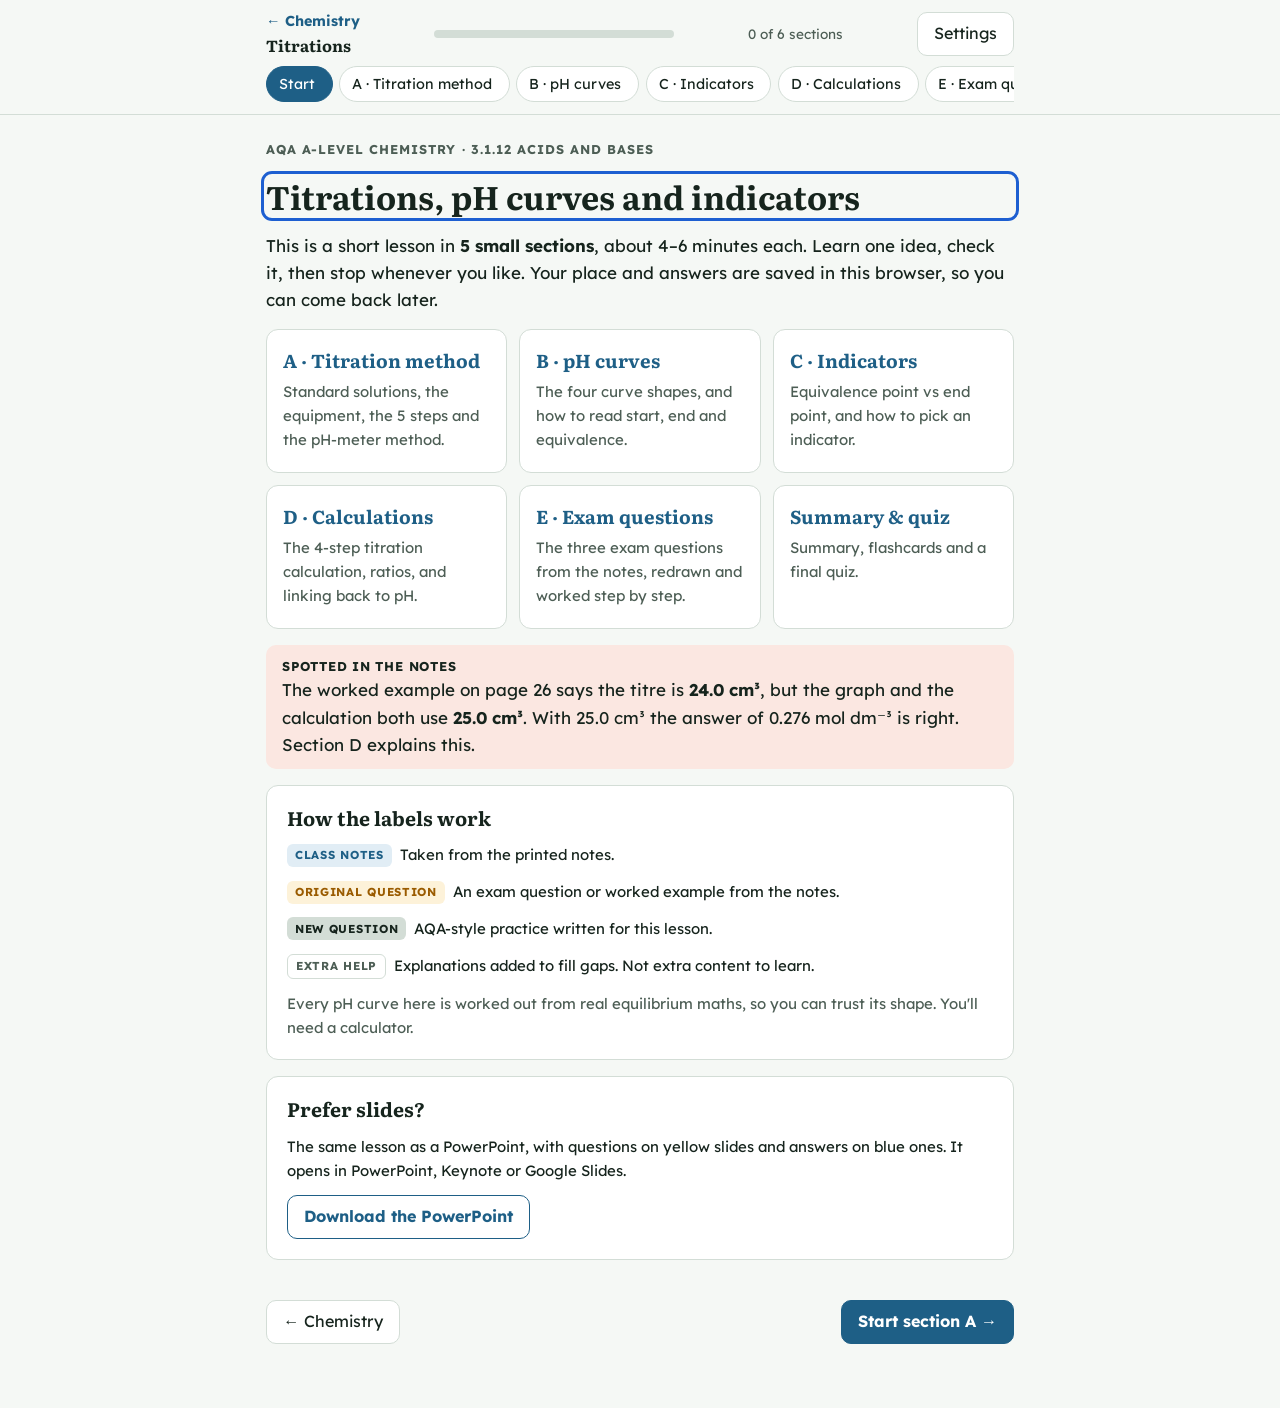
<file: chemistry/titrations/index.html>
<!doctype html>
<html lang="en-GB" data-subject="chem">
<head>
<meta charset="utf-8">
<meta name="viewport" content="width=device-width,initial-scale=1,viewport-fit=cover">
<meta name="theme-color" content="#1E5F86">
<link rel="manifest" href="../../manifest.webmanifest">
<link rel="apple-touch-icon" href="../../assets/icon-180.png">
<link rel="icon" href="../../assets/icon-192.png">
<meta name="apple-mobile-web-app-capable" content="yes">
<meta name="apple-mobile-web-app-title" content="Study">
<title>Titrations · Chemistry</title>
<link rel="stylesheet" href="../../assets/lesson.css">
<link rel="preconnect" href="https://fonts.googleapis.com">
<link rel="preconnect" href="https://fonts.gstatic.com" crossorigin>
<link rel="stylesheet" href="https://fonts.googleapis.com/css2?family=Lexend:wght@400;700&family=Literata:opsz,wght@7..72,500;7..72,700&display=swap">


</head>
<body data-lesson="titrations-v1">
<svg width="0" height="0" style="position:absolute" aria-hidden="true" focusable="false"><defs><marker id="ah" viewBox="0 0 10 10" refX="8" refY="5" markerWidth="6" markerHeight="6" orient="auto-start-reverse"><path d="M0 0 L10 5 L0 10 z" fill="var(--muted)"/></marker></defs></svg>
<header class="bar">
  <div class="bar-in">
    <div class="bar-top">
      <div class="brandwrap"><a class="back" href="../">← Chemistry</a><span class="brand">Titrations</span></div>
      <div class="prog" role="progressbar" aria-label="Lesson progress" aria-valuemin="0" aria-valuemax="100" aria-valuenow="0"><i id="progfill"></i></div>
      <span class="progtxt" id="progtxt">0 of 5 sections</span>
      <button class="btn quiet" id="openSettings" aria-haspopup="dialog">Settings</button>
    </div>
    <nav class="tabs" aria-label="Lesson sections" id="tabs"></nav>
  </div>
</header>
<main class="wrap" id="main">
<!-- ============ START ============ -->
<section class="screen stack" data-sec="start" data-name="Start">
  <p class="eyebrow">AQA A-level Chemistry · 3.1.12 Acids and bases</p>
  <h1>Titrations, pH curves and indicators</h1>
  <p>This is a short lesson in <b>5 small sections</b>, about 4–6 minutes each. Learn one idea, check it, then stop whenever you like. Your place and answers are saved in this browser, so you can come back later.</p>
  <div id="resumeBox" hidden class="tip"><b>Welcome back</b><span id="resumeTxt"></span> <button class="btn solid" id="resumeBtn" style="margin-top:.5rem">Carry on where I stopped</button></div>
  <div class="map" id="map"></div>
  <div class="warn"><b>Spotted in the notes</b>The worked example on page 26 says the titre is <b>24.0 cm³</b>, but the graph and the calculation both use <b>25.0 cm³</b>. With 25.0 cm³ the answer of 0.276 mol dm⁻³ is right. Section D explains this.</div>
  <div class="card">
    <h3>How the labels work</h3>
    <div class="row"><span class="tag notes">Class notes</span><span class="small">Taken from the printed notes.</span></div>
    <div class="row"><span class="tag orig">Original question</span><span class="small">An exam question or worked example from the notes.</span></div>
    <div class="row"><span class="tag new">New question</span><span class="small">AQA-style practice written for this lesson.</span></div>
    <div class="row"><span class="tag extra">Extra help</span><span class="small">Explanations added to fill gaps. Not extra content to learn.</span></div>
    <p class="small muted">Every pH curve here is worked out from real equilibrium maths, so you can trust its shape. You'll need a calculator.</p>
  </div>
  <div class="card"><h3>Prefer slides?</h3><p class="small">The same lesson as a PowerPoint, with questions on yellow slides and answers on blue ones. It opens in PowerPoint, Keynote or Google Slides.</p><div class="row"><a class="btn" href="Titrations-lesson.pptx" download style="text-decoration:none">Download the PowerPoint</a></div></div>
  <div class="pager"><a class="btn quiet" href="../" style="text-decoration:none">← Chemistry</a><button class="btn solid" data-go="A">Start section A →</button></div>
</section>

<!-- ============ A ============ -->
<section class="screen stack" data-sec="A" data-name="A · Titration method" data-blurb="Standard solutions, the equipment, the 5 steps and the pH-meter method." hidden>
  <p class="eyebrow">Section A · about 5 minutes</p>
  <h2>Acid–base titrations</h2>

  <div class="card" data-read>
    <div class="card-h"><h3>What a titration is for</h3><span class="tag notes">Class notes</span></div>
    <ul class="clean">
      <li>A titration finds the <b>concentration</b> of a solution, e.g. an acid, by reacting it with an alkali in the presence of an <b>indicator</b>.</li>
      <li>One of the reagents must be a <b>standard solution</b>: its exact concentration is known. So if a precise volume is measured out, its <b>moles can be calculated</b> (n = c × V).</li>
    </ul>
    <div class="fig narrow">
      <svg viewBox="0 0 460 300" role="img" aria-labelledby="eqT">
        <title id="eqT">Titration equipment: a burette of acid clamped to a stand above a conical flask of alkali on a white tile, with a pipette beside it.</title>
        <g stroke="var(--ink)" stroke-width="2" fill="none">
          <path d="M300 30 V265"/><rect x="250" y="265" width="120" height="10" fill="var(--line)"/>
          <path d="M300 95 H262"/>
          <rect x="246" y="20" width="16" height="160" fill="var(--surface)"/><rect x="247" y="70" width="14" height="110" fill="var(--leaf-soft)" stroke="none"/>
          <path d="M254 180 V196"/><path d="M247 188 H261"/>
          <path d="M240 205 H268 L295 255 H213 Z" fill="var(--surface)"/><path d="M225 238 H284 L295 255 H213 Z" fill="var(--sun-soft)" stroke="none"/>
          <rect x="196" y="256" width="116" height="8" fill="var(--bg)"/>
          <path d="M70 260 L150 40" stroke-width="3"/><ellipse cx="110" cy="150" rx="7" ry="16" transform="rotate(20 110 150)" fill="var(--surface)"/>
        </g>
        <g font-size="14" style="fill:var(--ink)">
          <text x="166" y="50">burette</text><text x="166" y="140">acid</text><text x="310" y="60">stand</text>
          <text x="310" y="225">conical flask</text><text x="310" y="245">(alkali)</text><text x="318" y="285">white tile</text><text x="20" y="200">pipette</text>
        </g>
      </svg>
    </div>
    <p class="small muted">The white tile makes the colour change easier to see.</p>
    <button class="listen" type="button">Read aloud</button>
  </div>

  <div class="card">
    <div class="card-h"><h3>The steps in a titration</h3><span class="tag notes">Class notes</span></div>
    <ol class="clean steps" data-steps>
      <li><b>Fill a burette</b> with the acid.</li>
      <li><b>Accurately measure 25 cm³</b> of the alkali standard solution using a <b>pipette</b>, and transfer it to a conical flask.</li>
      <li>Add a <b>few drops of a suitable indicator</b> to the alkali.</li>
      <li><b>Slowly add the acid</b> from the burette, <b>swirling constantly</b>. As soon as the indicator changes colour, the alkali has been neutralised, so stop. Record the volume of acid added.</li>
      <li><b>Repeat</b> until you get two results <b>within 0.1 cm³</b> of each other (concordant). The mean of these two is the <b>average titre</b>.</li>
    </ol>
    <div class="row"><button class="btn" data-stepnext>Show next step</button><button class="btn quiet" data-stepall>Show all</button></div>
    <p>Once you have an average titre, you can calculate the unknown concentration (Section D).</p>
    <p class="small muted">The notes call the acid "of known concentration" in step 1 and the alkali the "standard solution" in step 2. In a real titration only one of them is known: the other is the one you're finding.</p>
  </div>

  <div class="card" data-read>
    <div class="card-h"><h3>The alternative: a pH meter</h3><span class="tag notes">Class notes</span></div>
    <p>Instead of an indicator, use a <b>pH meter</b> <span class="tag notes">Handwritten: "not probe"</span> to measure how the pH changes as base is added to acid.</p>
    <ol class="clean">
      <li>Measure the pH of the acid solution and record it.</li>
      <li>Add 1 cm³ of the base solution.</li>
      <li>Stir the mixture.</li>
      <li>Measure the pH and record it.</li>
      <li>Repeat until the base is in excess.</li>
      <li>Add base in <b>smaller increments near the end point</b>.</li>
    </ol>
    <div class="tablewrap"><table class="notes"><thead><tr><th>Vol of NaOH added to HCl (cm³)</th><th>pH</th></tr></thead><tbody><tr><td>0</td><td>1.03</td></tr><tr><td>1</td><td>1.09</td></tr><tr><td>2</td><td>1.14</td></tr><tr><td>3</td><td>1.21</td></tr></tbody></table></div>
    <p>Plot volume of base added on the <b>x-axis</b> and pH on the <b>y-axis</b> to get a pH curve (Section B).</p>
    <div class="tip"><b>Exam point</b><b style="display:inline;text-transform:none;letter-spacing:0;font-size:1em">Calibrate the pH meter</b>: after storage it may not read accurately. Place it in a solution of <b>known pH</b> and adjust the meter to match.</div>
    <button class="listen" type="button">Read aloud</button>
  </div>

  <h3 style="margin-top:.5rem">Check A</h3>
  <div class="card mcq" data-q="A1" data-label="A · What a standard solution is" data-answer="b">
    <div class="card-h"><span class="tag new">New question</span></div>
    <p class="qtext">What is a standard solution?</p>
    <div class="opts">
      <button data-o="a" data-fb="Concentration, not pH, is what matters. It must be exactly known.">A solution with a pH of 7</button>
      <button data-o="b" data-fb="Correct. Knowing its exact concentration lets you work out moles from a measured volume.">A solution whose exact concentration is known</button>
      <button data-o="c" data-fb="Any acid or base could be the standard. What makes it standard is that its concentration is known exactly.">The acid in the burette</button>
    </div><div class="fb" hidden aria-live="polite"></div></div>
  <div class="card num" data-q="A2" data-label="A · Average titre from results" data-answer="24.40" data-tol="0.006" data-traps='[[24.78,24.79,"You included the rough titre. Rough runs are never used."],[24.56,24.57,"You averaged three runs, but 24.90 isn’t within 0.10 cm³ of the others. Only use concordant results."]]'>
    <div class="card-h"><span class="tag new">New question</span><span class="marks">[1 mark]</span></div>
    <p class="qtext">A student's titres were: rough 25.40 cm³, run 1 24.90 cm³, run 2 24.35 cm³, run 3 24.45 cm³. Calculate the average titre.</p>
    <div class="answer-line"><input type="text" class="numin" aria-label="Average titre"><span class="small">cm³</span><button class="btn" data-check>Check</button></div>
    <div class="fb" hidden aria-live="polite"></div>
    <div class="hintbox" data-hints='["Ignore the rough titre.","Which two runs are within 0.10 cm³ of each other?","Runs 2 and 3: (24.35 + 24.45) ÷ 2"]'><button class="btn quiet" data-hint>Show a hint</button></div></div>
  <div class="card" data-q="A3" data-label="A · Why calibrate the pH meter">
    <div class="card-h"><span class="tag new">New question</span><span class="marks">[2 marks]</span></div>
    <p class="qtext">Explain why, and how, a pH meter is calibrated before use.</p>
    <textarea aria-label="Your answer"></textarea>
    <button class="btn" data-model>Compare with model answer</button>
    <div class="reveal-body" hidden><ol class="clean"><li><b>Why:</b> after storage the meter may not give an accurate reading. ✔</li><li><b>How:</b> place it in a solution of known pH (a buffer) and adjust the meter to read that value. ✔</li></ol></div></div>

  <div class="done-row"><button class="btn solid" data-complete="A">Mark section A done</button><span class="small muted">You can take a break here.</span></div>
  <div class="pager"><button class="btn quiet" data-go="start">← Start</button><button class="btn" data-go="B">Section B →</button></div>
</section>

<!-- ============ B ============ -->
<section class="screen stack" data-sec="B" data-name="B · pH curves" data-blurb="The four curve shapes, and how to read start, end and equivalence." hidden>
  <p class="eyebrow">Section B · about 6 minutes</p>
  <h2>pH titration curves</h2>

  <div class="card curvelab" data-read>
    <div class="card-h"><h3>Explore the four shapes</h3><span class="tag notes">Class notes · p24</span></div>
    <p>All four use 25.0 cm³ of 0.100 mol dm⁻³ solution in the flask and 0.100 mol dm⁻³ in the burette. Pick a pair:</p>
    <div class="chips" role="group" aria-label="Acid and base pair">
      <button data-pair="sasb">Strong acid + strong base</button><button data-pair="sawb">Strong acid + weak base</button><button data-pair="wasb">Weak acid + strong base</button><button data-pair="wawb">Weak acid + weak base</button>
    </div>
    <div class="chips" role="group" aria-label="Which way round"><button data-dir="acid">Base added to acid</button><button data-dir="base">Acid added to base</button></div>
    <div class="fig narrow lab-fig"></div>
    <div class="fb explain lab-out" aria-live="polite"></div>
    <p class="small muted">The red box marks the vertical section. The dashed line is pH 7.</p>
  </div>

  <div class="card" data-read>
    <div class="card-h"><h3>Key points about pH curves</h3><span class="tag notes">Class notes</span></div>
    <ul class="clean">
      <li>pH <b>doesn't change in a linear way</b>. Almost-horizontal sections mean adding base has very little effect. <b>Vertical sections</b> mean a tiny amount of base causes a large change in pH.</li>
      <li>The <b>starting point</b> depends on the strength of the <b>acid</b>: strong acid starts ~pH 1, weak acid ~pH 3.</li>
      <li>The <b>end point</b> of the curve depends on the strength of the <b>base</b>: strong base ends ~pH 13, weak base ~pH 9.</li>
      <li>The <b>mid-point of the vertical section</b> is the <b>equivalence point</b>. Its volume is the average titre, which you use in calculations.</li>
      <li>The length of the vertical section helps you choose an indicator (Section C).</li>
    </ul>
    <p class="small"><span class="tag notes">Handwritten notes</span> Weak acid + weak base: <b>no vertical section</b>. Weak acid + strong base: the flat part early on is where a <b>buffer solution forms</b>.</p>
    <div class="warn"><b>Careful with "end point"</b>One handwritten note says "the end point is where the vertical section is". In the notes' own definitions (Section C), the <b>equivalence point</b> is the middle of the vertical section, and the <b>end point</b> is when the indicator changes colour. With the right indicator they happen at the same time.</div>
    <div class="tip"><b>Reading a curve backwards</b>If the pH <b>falls</b>, acid is being added to a base. Then the <b>start</b> tells you the base's strength (~13 strong, ~11 weak) and the <b>end</b> tells you the acid's (~1 strong, ~3–5 weak).</div>
    <button class="listen" type="button">Read aloud</button>
  </div>

  <h3 style="margin-top:.5rem">Check B</h3>
  <div class="card mcq" data-q="B1" data-label="B · Curve starting at pH 3" data-answer="c">
    <div class="card-h"><span class="tag new">New question</span></div>
    <p class="qtext">Base is added to an acid. The curve starts at pH 2.9 and ends at pH 12.5. Which pair is it?</p>
    <div class="opts">
      <button data-o="a" data-fb="A strong acid would start near pH 1.">Strong acid + strong base</button>
      <button data-o="b" data-fb="A weak base would end near pH 9, and a strong acid would start near pH 1.">Strong acid + weak base</button>
      <button data-o="c" data-fb="Correct. Starting ~3 means a weak acid; ending ~13 means a strong base.">Weak acid + strong base</button>
      <button data-o="d" data-fb="A weak base would only end near pH 9.">Weak acid + weak base</button>
    </div><div class="fb" hidden aria-live="polite"></div></div>
  <div class="card mcq" data-q="B2" data-label="B · Meaning of the vertical section" data-answer="a">
    <div class="card-h"><span class="tag new">New question</span></div>
    <p class="qtext">What does the vertical section of a pH curve show?</p>
    <div class="opts">
      <button data-o="a" data-fb="Correct. Near equivalence a drop or two of base changes the pH enormously.">A very small volume of base causes a large change in pH</button>
      <button data-o="b" data-fb="That's the almost-horizontal parts.">Adding base has very little effect on pH</button>
      <button data-o="c" data-fb="The equivalence point is only the mid-point of the vertical section. It isn't always at pH 7.">The solution is exactly pH 7</button>
    </div><div class="fb" hidden aria-live="polite"></div></div>
  <div class="card mcq" data-q="B3" data-label="B · Equivalence pH of weak acid + strong base" data-answer="b">
    <div class="card-h"><span class="tag new">New question</span></div>
    <p class="qtext">Use the explorer. For weak acid + strong base, the equivalence point is at about…</p>
    <div class="opts">
      <button data-o="a" data-fb="Only strong acid + strong base gives exactly pH 7 at equivalence.">pH 7.0</button>
      <button data-o="b" data-fb="Correct. About pH 8.7, above 7. The salt formed is slightly alkaline.">pH 8.7</button>
      <button data-o="c" data-fb="That's around where a strong acid + weak base reaches equivalence.">pH 5.3</button>
    </div><div class="fb" hidden aria-live="polite"></div></div>

  <div class="done-row"><button class="btn solid" data-complete="B">Mark section B done</button><span class="small muted">A good place for a break.</span></div>
  <div class="pager"><button class="btn quiet" data-go="A">← Section A</button><button class="btn" data-go="C">Section C →</button></div>
</section>

<!-- ============ C ============ -->
<section class="screen stack" data-sec="C" data-name="C · Indicators" data-blurb="Equivalence point vs end point, and how to pick an indicator." hidden>
  <p class="eyebrow">Section C · about 5 minutes</p>
  <h2>Indicators</h2>

  <div class="card" data-read>
    <div class="card-h"><h3>Two key terms</h3><span class="tag notes">Class notes</span></div>
    <p>Indicators show when a neutralisation is complete. They're one colour in acid and another in base.</p>
    <dl class="def"><dt>Equivalence point</dt><dd>When exactly enough acid has been added to neutralise the base (or vice versa). The mid-point of the vertical section of the graph.</dd></dl>
    <dl class="def"><dt>End point</dt><dd>The exact volume of acid or base that needs to be added to make an indicator change colour.</dd></dl>
    <p>Choose an indicator so that the <b>equivalence point and end point happen at the same time</b>.</p>
    <div class="tip"><b>Extra help · "neutral"</b>The notes say the colour change shows the mixture is "neutral". In this topic that means <b>exactly neutralised</b> (equivalence), which isn't always pH 7. For a weak acid + strong base it's about pH 8.7.</div>
    <button class="listen" type="button">Read aloud</button>
  </div>

  <div class="card" data-read>
    <div class="card-h"><h3>Indicator table</h3><span class="tag notes">Class notes · p27</span></div>
    <div class="tablewrap"><table class="notes">
      <thead><tr><th>Indicator</th><th>pK<sub>a</sub></th><th>Colour change</th><th>Changes over about…</th></tr></thead>
      <tbody>
        <tr><td><b>Methyl orange</b></td><td>3.7</td><td>red → yellow</td><td>pH 3.1–4.4</td></tr>
        <tr><td>Bromophenol blue</td><td>4.0</td><td>yellow → blue</td><td>pH 3.0–4.6</td></tr>
        <tr><td>Methyl red</td><td>5.1</td><td>red → yellow</td><td>pH 4.4–6.2</td></tr>
        <tr><td>Bromothymol blue</td><td>7.0</td><td>yellow → blue</td><td>pH 6.0–7.6</td></tr>
        <tr><td><b>Phenolphthalein</b></td><td>9.3</td><td>colourless → red (pink)</td><td>pH 8.3–10.0</td></tr>
      </tbody></table></div>
    <p class="small muted">pK<sub>a</sub> and colours are from the notes. The ranges are approximate, read from the notes' chart. Notes p28: phenolphthalein changes at about pH 10, methyl orange at about pH 4.5.</p>
    <div class="eqbox" style="font-family:var(--font-display);font-weight:700;text-align:center">A suitable indicator changes colour somewhere on the vertical section of a pH titration curve.</div>
    <button class="listen" type="button">Read aloud</button>
  </div>

  <div class="card curvelab" data-indicators="on" data-read>
    <div class="card-h"><h3>Test an indicator</h3><span class="tag notes">Class notes · p28–29</span></div>
    <p>Pick a curve, then an indicator. The shaded band is where the indicator changes colour.</p>
    <div class="chips" role="group" aria-label="Acid and base pair">
      <button data-pair="sasb">Strong acid + strong base</button><button data-pair="wasb">Weak acid + strong base</button><button data-pair="sawb">Strong acid + weak base</button><button data-pair="wawb">Weak acid + weak base</button>
    </div>
    <div class="chips" role="group" aria-label="Indicator"><button data-ind="mo">Methyl orange</button><button data-ind="pp">Phenolphthalein</button><button data-ind="mr">Methyl red</button><button data-ind="btb">Bromothymol blue</button><button data-ind="">None</button></div>
    <div class="chips" role="group" aria-label="Which way round" hidden><button data-dir="acid">Base added to acid</button></div>
    <div class="fig narrow lab-fig"></div>
    <div class="fb explain lab-out" aria-live="polite"></div>
  </div>

  <div class="card" data-read>
    <div class="card-h"><h3>The four verdicts</h3><span class="tag notes">Handwritten notes</span></div>
    <div class="tablewrap"><table class="notes">
      <thead><tr><th>Titration</th><th>Suitable indicator</th><th>Why</th></tr></thead>
      <tbody>
        <tr><td><b>Strong acid – strong base</b></td><td>Both</td><td>Both change colour on the vertical section.</td></tr>
        <tr><td><b>Weak acid – strong base</b></td><td>Only phenolphthalein</td><td>It changes colour on the vertical section.</td></tr>
        <tr><td><b>Strong acid – weak base</b></td><td>Only methyl orange</td><td>It changes colour on the vertical section.</td></tr>
        <tr><td><b>Weak acid – weak base</b></td><td>Neither</td><td>No vertical section: the pH change is too gradual.</td></tr>
      </tbody></table></div>
    <div class="tip"><b>Memory hook</b>The <b>strong</b> partner sets where the steep part is. Strong <b>base</b> → steep part high up → <b>phenolphthalein</b> (high range). Strong <b>acid</b> → steep part low down → <b>methyl orange</b> (low range).</div>
    <button class="listen" type="button">Read aloud</button>
  </div>

  <h3 style="margin-top:.5rem">Check C</h3>
  <div class="card matcher" data-q="C1" data-label="C · Match titration to indicator" data-win="You can pick the right indicator every time.">
    <div class="card-h"><span class="tag new">New question</span></div>
    <p class="qtext">Choose the right indicator for each titration.</p>
    <div class="match">
      <span class="m-l">HCl + NaOH</span><select aria-label="Indicator for HCl and NaOH" data-answer="both"><option value="">Choose…</option><option value="both">Either</option><option value="pp">Phenolphthalein only</option><option value="mo">Methyl orange only</option><option value="none">Neither</option></select>
      <span class="m-l">CH₃COOH + NaOH</span><select aria-label="Indicator for ethanoic acid and NaOH" data-answer="pp"><option value="">Choose…</option><option value="both">Either</option><option value="pp">Phenolphthalein only</option><option value="mo">Methyl orange only</option><option value="none">Neither</option></select>
      <span class="m-l">HCl + NH₃</span><select aria-label="Indicator for HCl and ammonia" data-answer="mo"><option value="">Choose…</option><option value="both">Either</option><option value="pp">Phenolphthalein only</option><option value="mo">Methyl orange only</option><option value="none">Neither</option></select>
      <span class="m-l">CH₃COOH + NH₃</span><select aria-label="Indicator for ethanoic acid and ammonia" data-answer="none"><option value="">Choose…</option><option value="both">Either</option><option value="pp">Phenolphthalein only</option><option value="mo">Methyl orange only</option><option value="none">Neither</option></select>
    </div>
    <div class="row"><button class="btn" data-mcheck>Check my matches</button></div>
    <div class="fb" hidden aria-live="polite"></div></div>
  <div class="card" data-q="C2" data-label="C · Explain indicator choice">
    <div class="card-h"><span class="tag new">New question</span><span class="marks">[2 marks]</span></div>
    <p class="qtext">Explain why methyl orange is not a suitable indicator for titrating ethanoic acid with sodium hydroxide.</p>
    <textarea aria-label="Your answer"></textarea>
    <button class="btn" data-model>Compare with model answer</button>
    <div class="reveal-body" hidden><ol class="clean"><li>Methyl orange changes colour at about pH 3–4.5. ✔</li><li>The vertical section for a weak acid + strong base is at about pH 7–11, so methyl orange would change colour <b>before</b> the equivalence point. It isn't on the vertical section. ✔</li></ol></div></div>

  <div class="done-row"><button class="btn solid" data-complete="C">Mark section C done</button><span class="small muted">Halfway. Take a break if you need one.</span></div>
  <div class="pager"><button class="btn quiet" data-go="B">← Section B</button><button class="btn" data-go="D">Section D →</button></div>
</section>

<!-- ============ D ============ -->
<section class="screen stack" data-sec="D" data-name="D · Calculations" data-blurb="The 4-step titration calculation, ratios, and linking back to pH." hidden>
  <p class="eyebrow">Section D · about 6 minutes</p>
  <h2>Titration calculations</h2>

  <div class="card" data-read>
    <div class="card-h"><h3>The 4 steps</h3><span class="tag notes">Class notes</span></div>
    <div class="route"><span class="st">1 · Balanced equation</span><span class="ar">→</span><span class="st">2 · n = c × V for the known solution</span><span class="ar">→</span><span class="st">3 · Use the ratio</span><span class="ar">→</span><span class="st end">4 · c = n ÷ V for the unknown</span></div>
    <p class="small muted">Volumes in dm³: cm³ ÷ 1000.</p>
    <button class="listen" type="button">Read aloud</button>
  </div>

  <div class="card num" data-q="D1" data-label="D · HNO₃ example (notes p26)" data-answer="0.276" data-tol="0.0015" data-traps='[[0.287,0.288,"That uses 24.0 cm³, the titre printed in the notes’ text. But the graph and the notes’ own calculation use 25.0 cm³ (see the worked solution)."],[0.0068,0.0070,"That’s the moles. Now divide by the volume of HNO₃ in dm³."]]'>
    <div class="card-h"><span class="tag orig">From the notes</span><span class="marks">Try it first</span></div>
    <p class="qtext">30 cm³ of NaOH solution of concentration 0.23 mol dm⁻³ was titrated against HNO₃ of unknown concentration. The equivalence point on the titration curve is at 25.0 cm³. Calculate the concentration of the HNO₃.</p>
    <div class="curvefig fig narrow" data-flask="base" data-vf="30" data-cb="0.23" data-kb="s" data-ca="0.276" data-ka="s" data-max="50" data-label="pH curve: HNO3 added to 30 cm3 of 0.23 mol per dm3 NaOH, equivalence at 25.0 cm3"></div>
    <p class="small muted">Curve redrawn for this exact reaction (HNO₃ added to NaOH), so the pH falls. The notes' sketch shows a different shape.</p>
    <div class="answer-line"><span>[HNO₃] =</span><input type="text" class="numin" aria-label="Concentration of HNO3"><span class="small">mol dm⁻³</span><button class="btn" data-check>Check</button></div>
    <div class="fb" hidden aria-live="polite"></div>
    <div class="hintbox" data-hints='["NaOH + HNO₃ → NaNO₃ + H₂O (1 : 1)","n(NaOH) = 0.23 × (30 ÷ 1000) = 0.0069 mol = n(HNO₃)","c = 0.0069 ÷ (25.0 ÷ 1000)"]'><button class="btn quiet" data-hint>Show a hint</button></div>
    <button class="btn" data-model>Show the worked solution</button>
    <div class="reveal-body" hidden><ol class="clean">
      <li><b>Balanced equation:</b> NaOH(aq) + HNO₃(aq) → NaNO₃(aq) + H₂O(l) <span class="muted small">(the notes write H₂O(s): water here is a liquid)</span></li>
      <li><b>Moles of the known:</b> n(NaOH) = 0.23 × (30 ÷ 1000) = <b>0.0069 mol</b></li>
      <li><b>Ratio:</b> 1 : 1, so 0.0069 mol of HNO₃ reacted.</li>
      <li><b>Concentration:</b> c = 0.0069 ÷ (25.00 ÷ 1000) = <b>0.276 mol dm⁻³</b></li></ol>
      <div class="warn"><b>About the notes</b>The text says "the average titre … was 24.0 cm³", but the circled reading on the graph and the division both use 25.00 cm³. 25.0 is the intended value. With 24.0 you'd get 0.288 mol dm⁻³.</div></div>
  </div>

  <h3 style="margin-top:.5rem">Exam practice: calculations</h3>
  <div class="card multi" data-q="D2" data-label="D · Q1 Sulfuric acid (1 : 2 ratio)" data-win="Ratio handled correctly.">
    <div class="card-h"><span class="tag new">Question 1</span><span class="marks">[4 marks]</span></div>
    <p class="qtext">25.0 cm³ of 0.100 mol dm⁻³ NaOH is exactly neutralised by 20.0 cm³ of sulfuric acid. Calculate the concentration of the sulfuric acid.<br><span class="small">H₂SO₄ + 2NaOH → Na₂SO₄ + 2H₂O</span></p>
    <div class="gridrow"><label for="d2a">n(NaOH)</label><input id="d2a" type="text" data-answer="2.50e-3" data-rtol="0.01"><span class="small">mol</span></div>
    <div class="gridrow"><label for="d2b">n(H₂SO₄)</label><input id="d2b" type="text" data-answer="1.25e-3" data-rtol="0.01"><span class="small">mol</span></div>
    <div class="gridrow"><label for="d2c">[H₂SO₄]</label><input id="d2c" type="text" data-answer="0.0625" data-rtol="0.01"><span class="small">mol dm⁻³</span></div>
    <div class="row"><button class="btn" data-gcheck>Check my answers</button></div>
    <div class="fb" hidden aria-live="polite"></div>
    <div class="hintbox" data-hints='["n = c × V for the NaOH (25.0 cm³ = 0.0250 dm³)","The ratio is 1 H₂SO₄ : 2 NaOH, so halve the NaOH moles.","c = n ÷ 0.0200 dm³"]'><button class="btn quiet" data-hint>Show a hint</button></div>
    <button class="btn" data-model>Show the worked answer</button>
    <div class="reveal-body" hidden><ol class="clean"><li>n(NaOH) = 0.100 × 0.0250 = <b>2.50 × 10⁻³ mol</b></li><li>Ratio 1 : 2, so n(H₂SO₄) = 2.50 × 10⁻³ ÷ 2 = <b>1.25 × 10⁻³ mol</b></li><li>c = 1.25 × 10⁻³ ÷ 0.0200 = <b>0.0625 mol dm⁻³</b></li></ol><p class="small muted">The classic slip is forgetting the 2 : 1 and getting 0.125.</p></div>
  </div>

  <div class="card multi" data-q="D3" data-label="D · Q2 Concordant titres to concentration and pH" data-win="Titres, concentration and pH all right.">
    <div class="card-h"><span class="tag new">Question 2</span><span class="marks">[5 marks]</span></div>
    <p class="qtext">Hydrochloric acid of unknown concentration was titrated against 25.0 cm³ portions of 0.0950 mol dm⁻³ NaOH. The titres were: rough 22.65 cm³, then 22.30, 22.40 and 22.35 cm³. Calculate (a) the average titre, (b) the concentration of the HCl and (c) the pH of the HCl.</p>
    <div class="gridrow"><label for="d3a">Average titre</label><input id="d3a" type="text" data-answer="22.35" data-tol="0.006"><span class="small">cm³</span></div>
    <div class="gridrow"><label for="d3b">n(NaOH)</label><input id="d3b" type="text" data-answer="2.375e-3" data-rtol="0.01"><span class="small">mol</span></div>
    <div class="gridrow"><label for="d3c">[HCl]</label><input id="d3c" type="text" data-answer="0.106" data-rtol="0.01"><span class="small">mol dm⁻³</span></div>
    <div class="gridrow"><label for="d3d">pH of HCl</label><input id="d3d" type="text" data-answer="0.97" data-tol="0.015"></div>
    <div class="row"><button class="btn" data-gcheck>Check my answers</button></div>
    <div class="fb" hidden aria-live="polite"></div>
    <div class="hintbox" data-hints='["All three non-rough titres are within 0.10 cm³ of each other, so average all three.","n(NaOH) = 0.0950 × 0.0250; the ratio is 1 : 1","HCl is a strong acid, so [H⁺] = [HCl] and pH = −log[H⁺]"]'><button class="btn quiet" data-hint>Show a hint</button></div>
    <button class="btn" data-model>Show the worked answer</button>
    <div class="reveal-body" hidden><ol class="clean"><li><b>Average titre:</b> (22.30 + 22.40 + 22.35) ÷ 3 = <b>22.35 cm³</b> (the rough titre is ignored)</li><li>n(NaOH) = 0.0950 × 0.0250 = <b>2.375 × 10⁻³ mol</b> = n(HCl) (1 : 1)</li><li>[HCl] = 2.375 × 10⁻³ ÷ 0.02235 = <b>0.106 mol dm⁻³</b></li><li><b>pH:</b> strong acid, so [H⁺] = 0.106 and pH = −log(0.106) = <b>0.97</b></li></ol></div>
  </div>

  <div class="card multi" data-q="D4" data-label="D · Q3 Ethanoic acid: titration then pH" data-win="Titration and weak-acid pH combined.">
    <div class="card-h"><span class="tag new">Question 3</span><span class="marks">[6 marks]</span></div>
    <p class="qtext">A 25.0 cm³ sample of ethanoic acid needed 18.60 cm³ of 0.120 mol dm⁻³ NaOH to reach the end point, using phenolphthalein. (a) Calculate the concentration of the ethanoic acid. (b) Calculate its pH. K<sub>a</sub> = 1.76 × 10⁻⁵ mol dm⁻³. (c) Explain why phenolphthalein was used.</p>
    <div class="gridrow"><label for="d4a">n(NaOH)</label><input id="d4a" type="text" data-answer="2.232e-3" data-rtol="0.01"><span class="small">mol</span></div>
    <div class="gridrow"><label for="d4b">[CH₃COOH]</label><input id="d4b" type="text" data-answer="0.0893" data-rtol="0.01"><span class="small">mol dm⁻³</span></div>
    <div class="gridrow"><label for="d4c">[H⁺]</label><input id="d4c" type="text" data-answer="1.25e-3" data-rtol="0.012"><span class="small">mol dm⁻³</span></div>
    <div class="gridrow"><label for="d4d">pH</label><input id="d4d" type="text" data-answer="2.90" data-tol="0.015"></div>
    <div class="row"><button class="btn" data-gcheck>Check my answers</button></div>
    <div class="fb" hidden aria-live="polite"></div>
    <div class="hintbox" data-hints='["n(NaOH) = 0.120 × 0.01860; CH₃COOH + NaOH is 1 : 1","c(acid) = n ÷ 0.0250","Weak acid: [H⁺] = √(Kₐ × c), then pH = −log[H⁺]"]'><button class="btn quiet" data-hint>Show a hint</button></div>
    <button class="btn" data-model>Show the worked answer</button>
    <div class="reveal-body" hidden><ol class="clean"><li>n(NaOH) = 0.120 × 0.01860 = <b>2.232 × 10⁻³ mol</b> = n(CH₃COOH)</li><li>c = 2.232 × 10⁻³ ÷ 0.0250 = <b>0.0893 mol dm⁻³</b></li><li>[H⁺] = √(1.76 × 10⁻⁵ × 0.0893) = <b>1.25 × 10⁻³ mol dm⁻³</b></li><li>pH = −log(1.25 × 10⁻³) = <b>2.90</b></li><li><b>(c)</b> Weak acid + strong base: the vertical section is at about pH 7–11, and phenolphthalein changes colour within it (pH 8.3–10). ✔</li></ol></div>
  </div>

  <div class="done-row"><button class="btn solid" data-complete="D">Mark section D done</button><span class="small muted">Next: the exam questions from the notes.</span></div>
  <div class="pager"><button class="btn quiet" data-go="C">← Section C</button><button class="btn" data-go="E">Section E →</button></div>
</section>

<!-- ============ E ============ -->
<section class="screen stack" data-sec="E" data-name="E · Exam questions" data-blurb="The three exam questions from the notes, redrawn and worked step by step." hidden>
  <p class="eyebrow">Section E · exam questions from the notes</p>
  <h2>Exam questions</h2>
  <p class="small muted">Graphs are redrawn from the equilibrium maths to match the originals as closely as possible.</p>

  <div class="card" data-q="E1" data-label="Q8(a) Suggest acid and alkali">
    <div class="card-h"><span class="tag orig">Original question · Q8</span><span class="marks">(2)</span></div>
    <p class="qtext">The graph was obtained from an experiment in which an acid was reacted with an alkali.</p>
    <div class="curvefig fig narrow" data-flask="base" data-vf="25" data-cb="0.1" data-kb="1.8e-5" data-ca="0.1" data-ka="s" data-max="50" data-noeq data-label="pH starts at about 11, flattens near 9, drops steeply around 25 cm3 to about 3, then levels near 1.5"></div>
    <p class="qtext">(a) Suggest possible formulae for an acid and an alkali that could be used to produce the curve shown in the graph.</p>
    <textarea aria-label="Your answer" placeholder="Acid: …   Alkali: …"></textarea>
    <div class="hintbox" data-hints='["The pH falls, so acid is being added to the alkali. The start tells you about the alkali.","Starts ~11 and flattens ~9: a weak alkali. Ends ~1.5: a strong acid."]'><button class="btn quiet" data-hint>Show a hint</button></div>
    <button class="btn" data-model>Show the worked answer</button>
    <div class="reveal-body" hidden>
      <p><b>Acid:</b> HNO₃ (or HCl) ✔ &nbsp; <b>Alkali:</b> NH₃ ✔ <span class="small muted">(your notes' answer, HNO₃ and NH₃, is correct)</span></p>
      <ol class="clean"><li><b>Which way round?</b> pH falls, so acid is added to alkali.</li><li><b>Start ≈ 11, flat part ≈ 9:</b> a strong alkali would start near 13, so this is a <b>weak alkali</b> → ammonia.</li><li><b>Ends ≈ 1–2:</b> only a <b>strong acid</b> gets that low → HNO₃ or HCl.</li></ol>
    </div>
  </div>

  <div class="card multi" data-q="E2" data-label="OCR glycolic acid (a)(i)–(ii)" data-win="Read the graph and calculated correctly.">
    <div class="card-h"><span class="tag orig">Original question · OCR 2011</span><span class="marks">[3]</span></div>
    <p class="qtext">Glycolic acid, HOCH₂COOH, and thioglycolic acid, HSCH₂COOH, are weak acids.<br>(a) Glycolic acid reacts with bases, such as aqueous sodium hydroxide, NaOH(aq), to form salts. A student pipetted 25.0 cm³ of 0.125 mol dm⁻³ glycolic acid into a conical flask. The student added NaOH(aq) from a burette. A pH meter and data logger were used to measure continuously the pH of the contents of the conical flask. The pH curve that the student obtained is shown below.</p>
    <div class="curvefig fig narrow" data-flask="acid" data-vf="25" data-ca="0.125" data-ka="1.48e-4" data-cb="0.142" data-kb="s" data-max="50" data-noeq data-label="pH starts near 2.4, rises gently to about 4.5, then rises steeply at about 22 cm3 to about 11, ending near 13"></div>
    <p class="qtext">1 mol of glycolic acid reacts with 1 mol of sodium hydroxide.<br>(i) Write the equation for the reaction that takes place in the titration. [1]</p>
    <textarea aria-label="Your equation"></textarea>
    <p class="qtext">(ii) Determine the concentration, in mol dm⁻³, of the NaOH. [2]</p>
    <div class="gridrow"><label for="e2a">Titre read from graph</label><input id="e2a" type="text" data-answer="22.0" data-tol="0.55"><span class="small">cm³</span></div>
    <div class="gridrow"><label for="e2b">[NaOH]</label><input id="e2b" type="text" data-answer="0.1415" data-rtol="0.025"><span class="small">mol dm⁻³</span></div>
    <div class="row"><button class="btn" data-gcheck>Check my answers</button></div>
    <div class="fb" hidden aria-live="polite"></div>
    <div class="hintbox" data-hints='["Equation: acid + NaOH → sodium salt + water. The COOH loses its H.","The equivalence point is the middle of the vertical section, at about 22 cm³.","n(acid) = 0.125 × 0.0250; c(NaOH) = n ÷ titre in dm³"]'><button class="btn quiet" data-hint>Show a hint</button></div>
    <button class="btn" data-model>Show the worked answer</button>
    <div class="reveal-body" hidden><ol class="clean">
      <li><b>(i)</b> HOCH₂COOH + NaOH → HOCH₂COONa + H₂O ✔ <span class="small muted">(ionic version: HOCH₂COOH + OH⁻ → HOCH₂COO⁻ + H₂O)</span></li>
      <li><b>(ii) Read the graph:</b> the vertical section's mid-point is at about <b>22.0 cm³</b>.</li>
      <li>n(glycolic acid) = 0.125 × 0.0250 = <b>3.125 × 10⁻³ mol</b> = n(NaOH) (1 : 1) ✔</li>
      <li>c(NaOH) = 3.125 × 10⁻³ ÷ 0.0220 = <b>0.142 mol dm⁻³</b> ✔</li></ol>
      <p class="small muted">This question is from OCR, not AQA, but the skills are identical. The titre is read from the photo as about 22 cm³: a reading of 22.0–22.5 cm³ gives 0.139–0.142 mol dm⁻³, and either would be accepted.</p></div>
  </div>

  <div class="card matcher" data-q="E3" data-label="Q4(a)(i) Match curves A–D" data-win="All three curves identified.">
    <div class="card-h"><span class="tag orig">Original question · Q4</span><span class="marks">(3)</span></div>
    <p class="qtext">(a) Titration curves labelled A, B, C and D for combinations of different acids and bases are shown below. All solutions have a concentration of 0.1 mol dm⁻³.</p>
    <div class="map" style="grid-template-columns:repeat(auto-fit,minmax(220px,1fr))">
      <div><p class="small"><b>A</b></p><div class="curvefig" data-flask="acid" data-vf="25" data-ca="0.1" data-ka="s" data-cb="0.1" data-kb="s" data-noeq data-label="Curve A: starts near pH 1, rises steeply at 25 cm3, ends near 12.5"></div></div>
      <div><p class="small"><b>B</b></p><div class="curvefig" data-flask="acid" data-vf="25" data-ca="0.1" data-ka="s" data-cb="0.1" data-kb="1.8e-5" data-noeq data-label="Curve B: starts near pH 1, rises at 25 cm3, ends only near 9"></div></div>
      <div><p class="small"><b>C</b></p><div class="curvefig" data-flask="base" data-vf="25" data-cb="0.1" data-kb="s" data-ca="0.1" data-ka="1.76e-5" data-noeq data-label="Curve C: starts near pH 13, falls at 25 cm3, ends only near 5"></div></div>
      <div><p class="small"><b>D</b></p><div class="curvefig" data-flask="base" data-vf="25" data-cb="0.1" data-kb="s" data-ca="0.1" data-ka="s" data-noeq data-label="Curve D: starts near pH 13, falls steeply at 25 cm3, ends near 1.5"></div></div>
    </div>
    <p class="qtext">(i) Select from A, B, C and D the curve produced by the addition of</p>
    <div class="match">
      <span class="m-l">ammonia to 25 cm³ of hydrochloric acid</span><select aria-label="Curve for ammonia added to hydrochloric acid" data-answer="B"><option value="">Choose…</option><option>A</option><option>B</option><option>C</option><option>D</option></select>
      <span class="m-l">ethanoic acid to 25 cm³ of sodium hydroxide</span><select aria-label="Curve for ethanoic acid added to sodium hydroxide" data-answer="C"><option value="">Choose…</option><option>A</option><option>B</option><option>C</option><option>D</option></select>
      <span class="m-l">sodium hydroxide to 25 cm³ of hydrochloric acid</span><select aria-label="Curve for sodium hydroxide added to hydrochloric acid" data-answer="A"><option value="">Choose…</option><option>A</option><option>B</option><option>C</option><option>D</option></select>
    </div>
    <div class="row"><button class="btn" data-mcheck>Check my matches</button></div>
    <div class="fb" hidden aria-live="polite"></div>
    <button class="btn" data-model>Show the worked answer</button>
    <div class="reveal-body" hidden><ol class="clean">
      <li><b>Ammonia to HCl → B.</b> Starts low (acid in the flask, strong, ~pH 1) and ends only ~9 (a weak base in excess).</li>
      <li><b>Ethanoic acid to NaOH → C.</b> Starts high (strong base in the flask, ~13) and ends only ~5 (a weak acid in excess).</li>
      <li><b>NaOH to HCl → A.</b> Starts ~1 (strong acid) and ends ~12–13 (strong base). Long vertical section.</li></ol>
      <p class="small muted">Method: decide what's in the flask from the <b>start</b>, then what's being added from the <b>end</b>. D is strong acid added to strong base.</p></div>
  </div>

  <div class="done-row"><button class="btn solid" data-complete="E">Mark section E done</button><span class="small muted">Nearly there. The summary is next.</span></div>
  <div class="pager"><button class="btn quiet" data-go="D">← Section D</button><button class="btn" data-go="S">Summary &amp; quiz →</button></div>
</section>

<!-- ============ SUMMARY ============ -->
<section class="screen stack" data-sec="S" data-name="Summary &amp; quiz" data-blurb="Summary, flashcards and a final quiz." hidden>
  <p class="eyebrow">Wrap-up · about 4 minutes</p>
  <h2>Summary</h2>
  <div class="card" data-read>
    <ul class="clean">
      <li><b>Titration</b> finds an unknown concentration using a <b>standard solution</b> (exact concentration known).</li>
      <li>Pipette 25 cm³ into a conical flask, add indicator, add from the burette while swirling, stop at the colour change. Repeat to <b>concordant titres (within 0.1 cm³)</b>.</li>
      <li><b>pH meter</b> method: add base in small steps, stir, record pH. Smaller steps near the end point. <b>Calibrate</b> with a solution of known pH.</li>
      <li><b>Curve start</b> = acid strength (~1 strong, ~3 weak). <b>Curve end</b> = base strength (~13 strong, ~9 weak).</li>
      <li><b>Equivalence point</b> = mid-point of the vertical section. <b>End point</b> = indicator changes colour.</li>
      <li>A <b>suitable indicator</b> changes colour on the vertical section. Phenolphthalein for strong bases, methyl orange for strong acids, either for strong + strong, neither for weak + weak.</li>
      <li><b>Calculation:</b> equation → n = cV → ratio → c = n ÷ V.</li>
    </ul>
    <button class="listen" type="button">Read aloud</button>
  </div>

  <h3>Flashcards</h3>
  <div class="flashdeck stack"><script type="application/json">[
    ["What is a standard solution?","A solution whose exact concentration is known, so moles = c × V can be calculated."],
    ["What makes titres concordant?","They are within 0.1 cm³ of each other. Average those for the mean titre."],
    ["Why calibrate a pH meter, and how?","After storage it may be inaccurate. Put it in a solution of known pH and adjust it."],
    ["What does the start of a pH curve tell you?","The strength of the acid: ~pH 1 strong, ~pH 3 weak."],
    ["Equivalence point vs end point?","Equivalence: exactly enough to neutralise (mid-point of the vertical section). End point: the indicator changes colour."],
    ["Indicator for weak acid + strong base?","Phenolphthalein. Its range is on the high vertical section."],
    ["Indicator for strong acid + weak base?","Methyl orange. Its range is on the low vertical section."],
    ["Why no indicator for weak acid + weak base?","There is no vertical section. The pH change is too gradual."]
  ]</script>
    <div class="flash" aria-live="polite"><span class="side fl-side"></span><div class="face fl-face"></div></div>
    <div class="row"><button class="btn" data-flip>Show answer</button><button class="btn quiet" data-fprev>← Previous</button><button class="btn quiet" data-fnext>Next →</button></div>
  </div>

  <h3>Final quiz</h3>
  <p class="small muted">Six quick questions, all new, covering every section.</p>
  <div class="card mcq" data-q="Q1" data-label="Quiz · Measuring 25 cm³" data-answer="a"><div class="card-h"><span class="tag new">New question</span></div>
    <p class="qtext">1. Which piece of equipment accurately measures out 25.0 cm³ of the standard solution?</p>
    <div class="opts"><button data-o="a" data-fb="Correct.">Pipette</button><button data-o="b" data-fb="The burette delivers the other solution and measures the titre.">Burette</button><button data-o="c" data-fb="A beaker isn't accurate enough.">Beaker</button></div><div class="fb" hidden aria-live="polite"></div></div>
  <div class="card mcq" data-q="Q2" data-label="Quiz · Curve ending pH 9" data-answer="b"><div class="card-h"><span class="tag new">New question</span></div>
    <p class="qtext">2. Base is added to an acid and the curve ends at about pH 9. The base is…</p>
    <div class="opts"><button data-o="a" data-fb="A strong base ends near pH 13.">strong</button><button data-o="b" data-fb="Correct. A weak base ends around pH 9.">weak</button><button data-o="c" data-fb="The end of the curve shows the base's strength.">can't tell</button></div><div class="fb" hidden aria-live="polite"></div></div>
  <div class="card mcq" data-q="Q3" data-label="Quiz · Equivalence point" data-answer="c"><div class="card-h"><span class="tag new">New question</span></div>
    <p class="qtext">3. The equivalence point is…</p>
    <div class="opts"><button data-o="a" data-fb="That's the end point.">when the indicator changes colour</button><button data-o="b" data-fb="Only for strong acid + strong base.">always at pH 7</button><button data-o="c" data-fb="Correct.">the mid-point of the vertical section</button></div><div class="fb" hidden aria-live="polite"></div></div>
  <div class="card mcq" data-q="Q4" data-label="Quiz · Indicator for HCl + NH₃" data-answer="a"><div class="card-h"><span class="tag new">New question</span></div>
    <p class="qtext">4. The best indicator for HCl + NH₃ is…</p>
    <div class="opts"><button data-o="a" data-fb="Correct. Strong acid + weak base, so the steep part is low.">methyl orange</button><button data-o="b" data-fb="Phenolphthalein's range (8.3–10) is above this vertical section.">phenolphthalein</button><button data-o="c" data-fb="Methyl orange works here.">neither</button></div><div class="fb" hidden aria-live="polite"></div></div>
  <div class="card mcq" data-q="Q5" data-label="Quiz · 1:2 ratio" data-answer="b"><div class="card-h"><span class="tag new">New question</span></div>
    <p class="qtext">5. 0.0040 mol NaOH reacts exactly with H₂SO₄. How many moles of H₂SO₄ reacted?</p>
    <div class="opts"><button data-o="a" data-fb="Check the ratio: 1 H₂SO₄ : 2 NaOH.">0.0040</button><button data-o="b" data-fb="Correct. Halve it.">0.0020</button><button data-o="c" data-fb="That's doubling. It should be halved.">0.0080</button></div><div class="fb" hidden aria-live="polite"></div></div>
  <div class="card mcq" data-q="Q6" data-label="Quiz · Falling curve" data-answer="c"><div class="card-h"><span class="tag new">New question</span></div>
    <p class="qtext">6. A pH curve starts at 13 and falls to 1.5. What is happening?</p>
    <div class="opts"><button data-o="a" data-fb="Adding base would raise the pH.">Strong base added to strong acid</button><button data-o="b" data-fb="A weak acid in excess wouldn't take the pH down to 1.5.">Weak acid added to strong base</button><button data-o="c" data-fb="Correct. Starts at 13 (strong base in the flask) and falls to 1.5 (strong acid in excess).">Strong acid added to strong base</button></div><div class="fb" hidden aria-live="polite"></div></div>

  <div class="done-row"><button class="btn solid" data-complete="S">Mark lesson finished</button><button class="btn" data-go="R">Go to revision list</button></div>
  <div class="pager"><button class="btn quiet" data-go="E">← Section E</button><a class="btn quiet" href="../" style="text-decoration:none">Back to Chemistry</a></div>
</section>

<!-- ============ REVISION ============ -->
<section class="screen stack" data-sec="R" data-name="Revision" hidden>
  <p class="eyebrow">Revision mode</p>
  <h2>What to look at again</h2>
  <p>Questions you got wrong, or marked "Not yet" or "Partly", appear here. Tap one to jump straight to it.</p>
  <div id="revList" class="stack"></div>
  <div class="card">
    <h3>Your progress</h3>
    <div id="progList" class="stack small"></div>
  </div>
  <div class="row"><button class="btn quiet" id="resetBtn">Clear all my progress</button><span id="resetConfirm" hidden class="row"><span class="small">Clear everything?</span><button class="btn" id="resetYes">Yes, clear</button><button class="btn quiet" id="resetNo">Keep it</button></span></div>
</section>
</main>

<dialog id="settings" aria-labelledby="setH">
  <h2 id="setH" style="font-size:1.25rem; margin-bottom:.5rem">Settings</h2>
  <div class="set"><label id="szL">Text size</label><div class="chips" role="group" aria-labelledby="szL" data-setting="size"><button data-v="m">Normal</button><button data-v="l">Large</button><button data-v="xl">Extra large</button></div></div>
  <div class="set"><label id="spL">Line spacing</label><div class="chips" role="group" aria-labelledby="spL" data-setting="spacing"><button data-v="normal">Normal</button><button data-v="wide">Wide</button></div></div>
  <div class="set"><label id="fcL">Calm view</label><p class="small muted">Hides "extra help" labels and read-aloud links.</p><div class="chips" role="group" aria-labelledby="fcL" data-setting="focus"><button data-v="off">Off</button><button data-v="on">On</button></div></div>
  <div class="set"><label id="mtL">Motion</label><div class="chips" role="group" aria-labelledby="mtL" data-setting="motion"><button data-v="on">Gentle</button><button data-v="off">None</button></div></div>
  <div class="set"><label id="sdL">Sound effects</label><p class="small muted">Soft tones when you reveal or get an answer right.</p><div class="chips" role="group" aria-labelledby="sdL" data-setting="sound"><button data-v="off">Off</button><button data-v="on">On</button></div></div>
  <div class="row" style="justify-content:flex-end; margin-top:.75rem"><button class="btn solid" id="closeSettings">Done</button></div>
</dialog>

<script src="../../assets/lesson.js"></script>
<script src="../../assets/titration.js"></script>
</body>
</html>
</file>
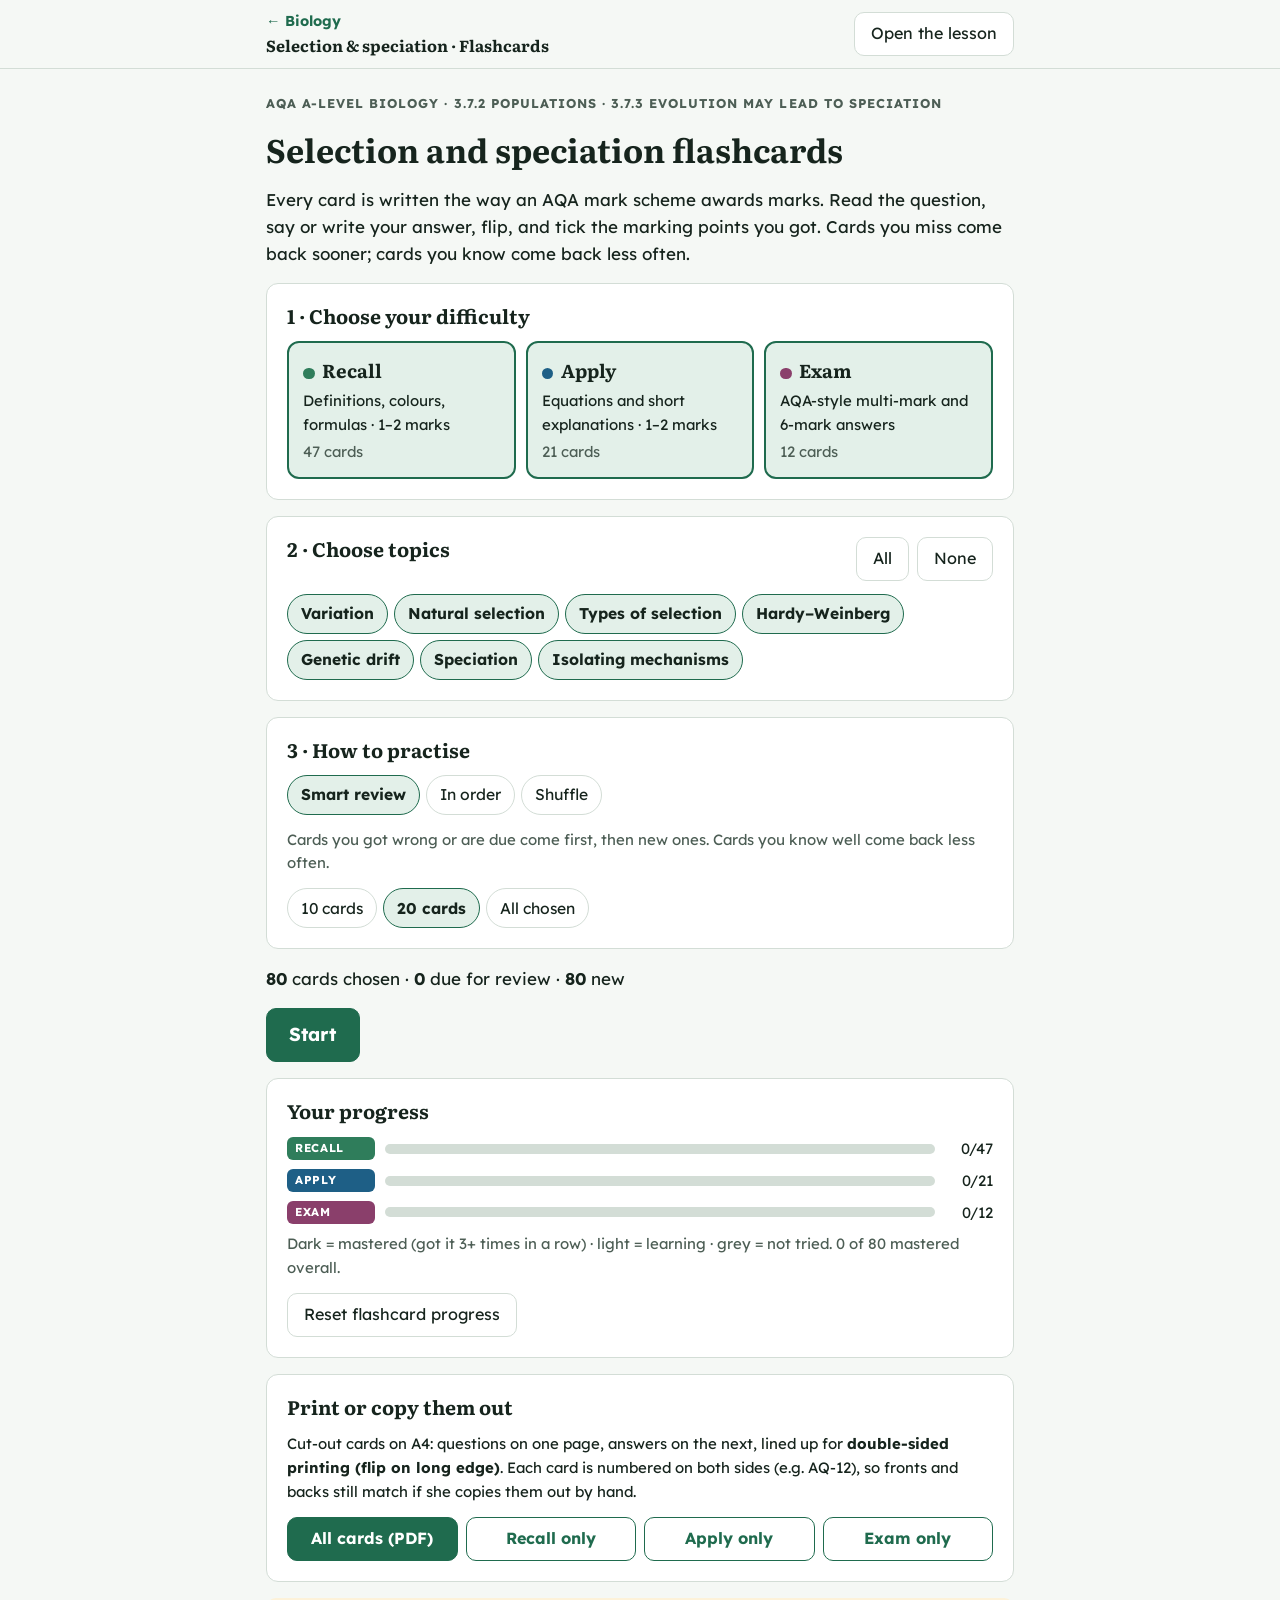
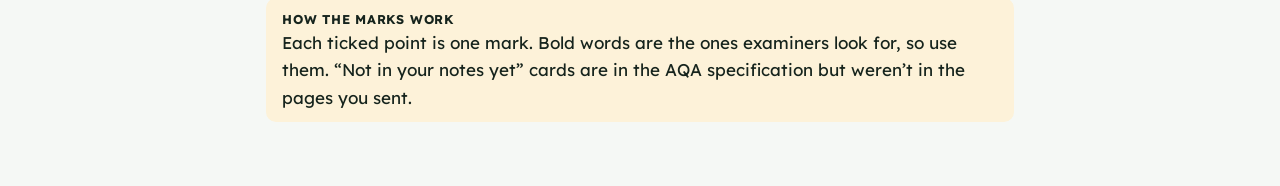
<file: biology/selection-speciation/flashcards.html>
<!doctype html>
<html lang="en-GB">
<head>
<meta charset="utf-8">
<meta name="viewport" content="width=device-width,initial-scale=1,viewport-fit=cover">
<meta name="theme-color" content="#1F6B4E">
<link rel="manifest" href="../../manifest.webmanifest">
<link rel="apple-touch-icon" href="../../assets/icon-180.png">
<link rel="icon" href="../../assets/icon-192.png">
<meta name="apple-mobile-web-app-capable" content="yes">
<meta name="apple-mobile-web-app-title" content="Study">
<title>Selection and Speciation Flashcards</title>
<link rel="stylesheet" href="../../assets/lesson.css">
<link rel="preconnect" href="https://fonts.googleapis.com">
<link rel="preconnect" href="https://fonts.gstatic.com" crossorigin>
<link rel="stylesheet" href="https://fonts.googleapis.com/css2?family=Lexend:wght@400;700&family=Literata:opsz,wght@7..72,500;7..72,700&display=swap">
</head>
<body>
<header class="bar"><div class="bar-in"><div class="bar-top">
  <div class="brandwrap"><a class="back" href="../">← Biology</a><span class="brand">Selection &amp; speciation · Flashcards</span></div>
  <a class="btn quiet" href="./" style="text-decoration:none">Open the lesson</a>
</div></div></header>
<main class="wrap stack" style="padding-top:1.5rem">

<section id="fc-setup" class="stack">
  <p class="eyebrow">AQA A-level Biology · 3.7.2 Populations · 3.7.3 Evolution may lead to speciation</p>
  <h1>Selection and speciation flashcards</h1>
  <p>Every card is written the way an AQA mark scheme awards marks. Read the question, say or write your answer, flip, and tick the marking points you got. Cards you miss come back sooner; cards you know come back less often.</p>

  <div class="card">
    <h3>1 · Choose your difficulty</h3>
    <div class="lvcards" id="fc-levels"></div>
  </div>
  <div class="card">
    <div class="card-h"><h3>2 · Choose topics</h3><span class="row"><button class="btn quiet" id="fc-allsecs">All</button><button class="btn quiet" id="fc-nosecs">None</button></span></div>
    <div class="chips" id="fc-secs" role="group" aria-label="Topics"></div>
  </div>
  <div class="card">
    <h3>3 · How to practise</h3>
    <div class="chips" id="fc-mode" role="group" aria-label="Order"></div>
    <p class="small muted" id="fc-modehelp"></p>
    <div class="chips" id="fc-len" role="group" aria-label="Session length"></div>
  </div>
  <p id="fc-summary"></p>
  <div class="row"><button class="btn solid" id="fc-start" style="font-size:1.1em;padding:.7rem 1.4rem">Start</button></div>

  <div class="card">
    <h3>Your progress</h3>
    <div class="stack" id="fc-stats" style="gap:.5rem"></div>
    <div class="row"><button class="btn quiet" id="fc-reset">Reset flashcard progress</button><span id="fc-resetask" hidden class="row"><span class="small">Clear all flashcard progress?</span><button class="btn" id="fc-resetyes">Yes, clear</button><button class="btn quiet" id="fc-resetno">Keep it</button></span></div>
  </div>

  <div class="card">
    <h3>Print or copy them out</h3>
    <p class="small">Cut-out cards on A4: questions on one page, answers on the next, lined up for <b>double-sided printing (flip on long edge)</b>. Each card is numbered on both sides (e.g. AQ-12), so fronts and backs still match if she copies them out by hand.</p>
    <div class="dl">
      <a class="btn solid" href="Selection-speciation-flashcards-all.pdf" download>All cards (PDF)</a>
      <a class="btn" href="Selection-speciation-flashcards-recall.pdf" download>Recall only</a>
      <a class="btn" href="Selection-speciation-flashcards-apply.pdf" download>Apply only</a>
      <a class="btn" href="Selection-speciation-flashcards-exam.pdf" download>Exam only</a>
    </div>
  </div>
  <div class="tip"><b>How the marks work</b>Each ticked point is one mark. Bold words are the ones examiners look for, so use them. “Not in your notes yet” cards are in the AQA specification but weren’t in the pages you sent.</div>
</section>

<section id="fc-play" class="stack" hidden>
  <div class="fc-top"><span id="fc-count" class="small muted tabnum"></span><button class="btn quiet" id="fc-quit">End session</button></div>
  <div class="fc-progress"><i id="fc-pbar"></i></div>
  <div class="fcard" id="fc-card" tabindex="0" aria-live="polite">
    <div class="fc-badges" id="fc-badges"></div>
    <div class="fc-q" id="fc-q"></div>
    <div id="fc-trywrap"><textarea id="fc-try" aria-label="Write your answer first (optional)" placeholder="Optional: write your answer here first"></textarea></div>
    <button class="btn solid" id="fc-flip">Show answer <span class="small" style="font-weight:400">(Space)</span></button>
    <div class="fc-back" id="fc-back" hidden>
      <p class="eyebrow">Mark scheme</p>
      <ul class="fc-pts" id="fc-pts"></ul>
      <p class="small muted" id="fc-ptshelp"></p>
      <div class="tip" id="fc-note" hidden></div>
    </div>
  </div>
  <div id="fc-rate" hidden class="stack" style="gap:.4rem">
    <p class="small" id="fc-suggest" aria-live="polite"></p>
    <div class="fc-rate">
      <button data-r="again">Again<small>see it soon · 1</small></button>
      <button data-r="nearly">Nearly<small>tomorrow · 2</small></button>
      <button data-r="got">Got it<small>later · 3</small></button>
    </div>
  </div>
</section>

<section id="fc-done" class="stack" hidden>
  <h2>Session finished</h2>
  <div class="card" id="fc-result"></div>
  <div class="row"><button class="btn solid" id="fc-again">Another session</button><button class="btn quiet" id="fc-back2">Change settings</button><a class="btn quiet" href="../" style="text-decoration:none">Back to Biology</a></div>
</section>

</main>
<script src="../../assets/cards/selection-speciation.js"></script>
<script src="../../assets/flashcards.js"></script>
</body>
</html>
</file>
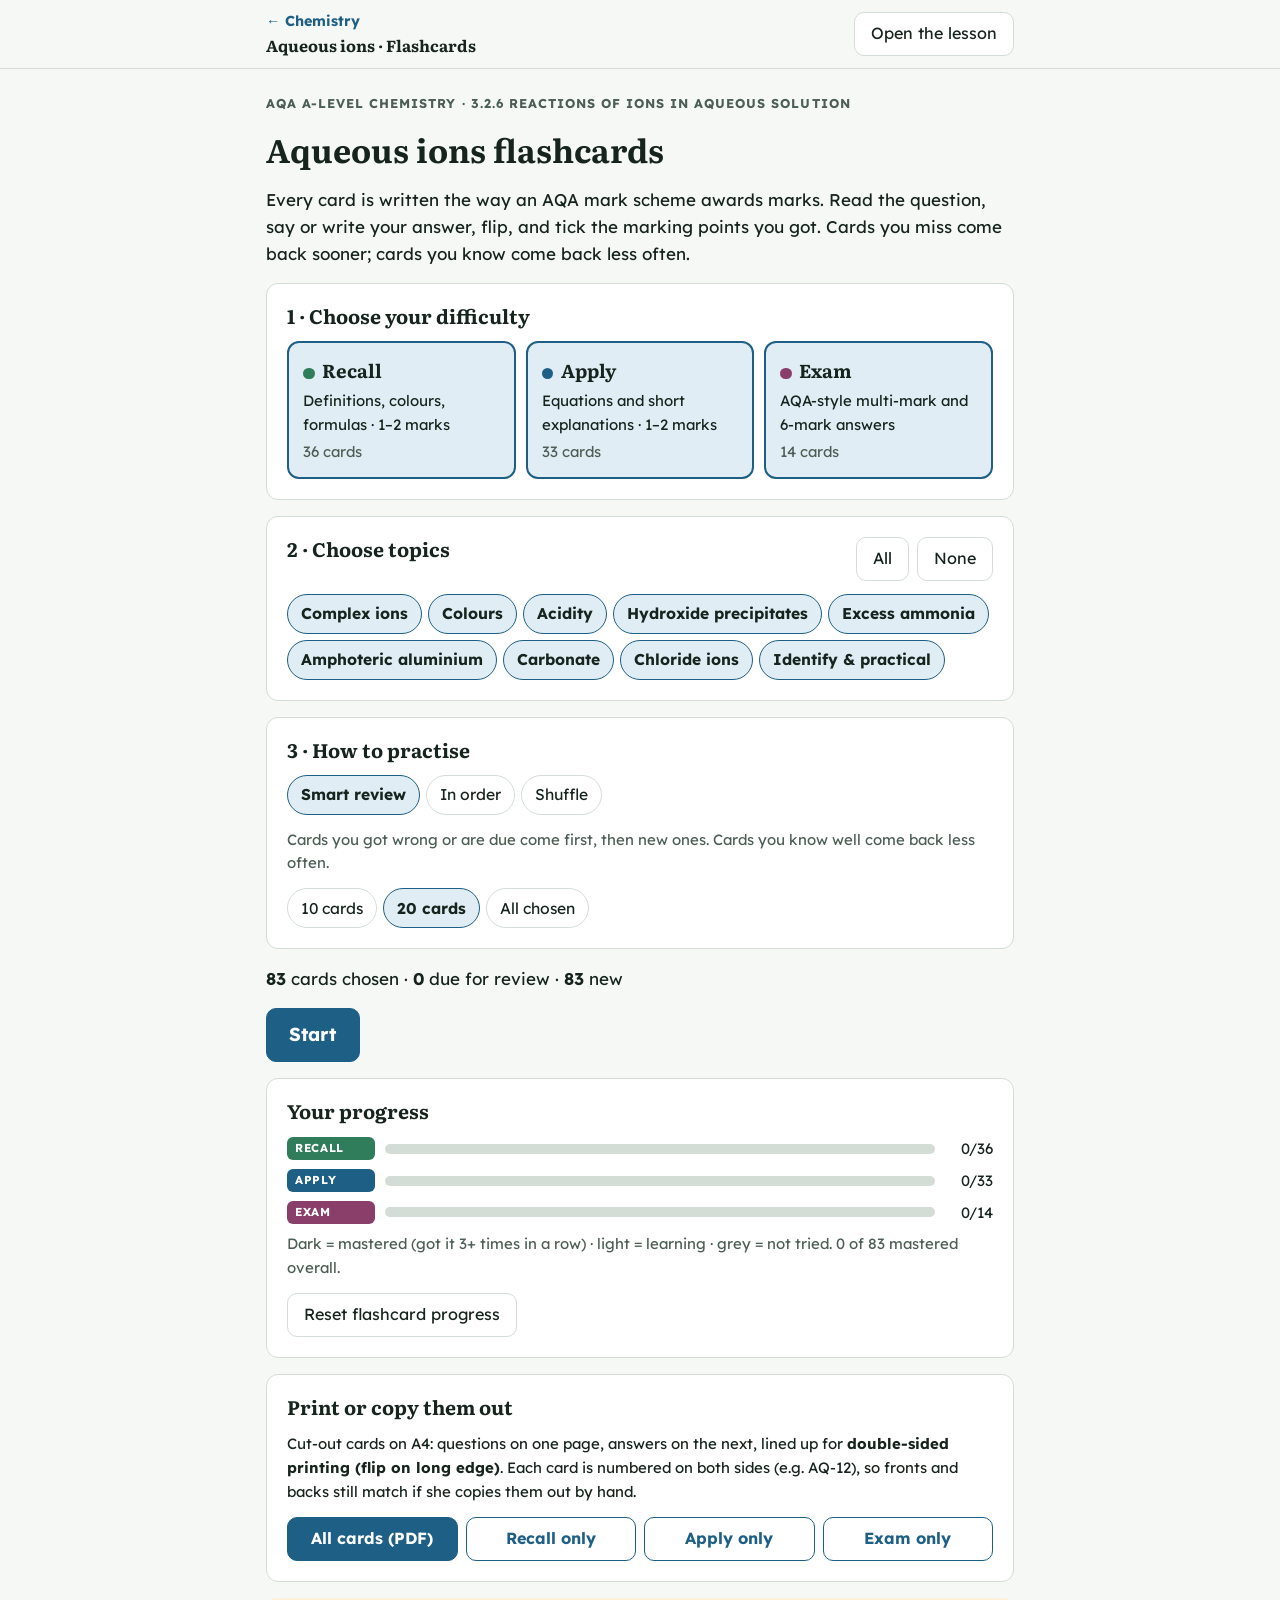
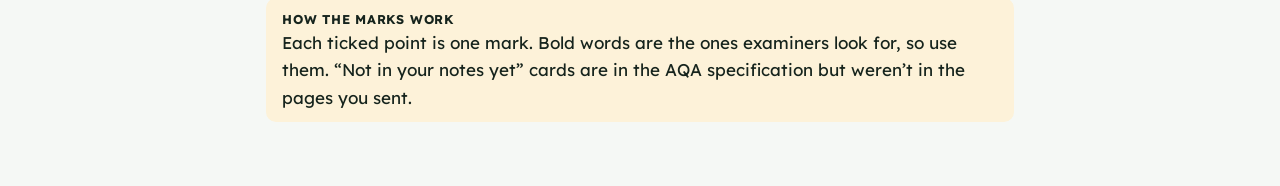
<file: chemistry/aqueous-ions/flashcards.html>
<!doctype html>
<html lang="en-GB" data-subject="chem">
<head>
<meta charset="utf-8">
<meta name="viewport" content="width=device-width,initial-scale=1,viewport-fit=cover">
<meta name="theme-color" content="#1E5F86">
<link rel="manifest" href="../../manifest.webmanifest">
<link rel="apple-touch-icon" href="../../assets/icon-180.png">
<link rel="icon" href="../../assets/icon-192.png">
<meta name="apple-mobile-web-app-capable" content="yes">
<meta name="apple-mobile-web-app-title" content="Study">
<title>Aqueous Ions Flashcards</title>
<link rel="stylesheet" href="../../assets/lesson.css">
<link rel="preconnect" href="https://fonts.googleapis.com">
<link rel="preconnect" href="https://fonts.gstatic.com" crossorigin>
<link rel="stylesheet" href="https://fonts.googleapis.com/css2?family=Lexend:wght@400;700&family=Literata:opsz,wght@7..72,500;7..72,700&display=swap">
</head>
<body>
<header class="bar"><div class="bar-in"><div class="bar-top">
  <div class="brandwrap"><a class="back" href="../">← Chemistry</a><span class="brand">Aqueous ions · Flashcards</span></div>
  <a class="btn quiet" href="./" style="text-decoration:none">Open the lesson</a>
</div></div></header>
<main class="wrap stack" style="padding-top:1.5rem">

<section id="fc-setup" class="stack">
  <p class="eyebrow">AQA A-level Chemistry · 3.2.6 Reactions of ions in aqueous solution</p>
  <h1>Aqueous ions flashcards</h1>
  <p>Every card is written the way an AQA mark scheme awards marks. Read the question, say or write your answer, flip, and tick the marking points you got. Cards you miss come back sooner; cards you know come back less often.</p>

  <div class="card">
    <h3>1 · Choose your difficulty</h3>
    <div class="lvcards" id="fc-levels"></div>
  </div>
  <div class="card">
    <div class="card-h"><h3>2 · Choose topics</h3><span class="row"><button class="btn quiet" id="fc-allsecs">All</button><button class="btn quiet" id="fc-nosecs">None</button></span></div>
    <div class="chips" id="fc-secs" role="group" aria-label="Topics"></div>
  </div>
  <div class="card">
    <h3>3 · How to practise</h3>
    <div class="chips" id="fc-mode" role="group" aria-label="Order"></div>
    <p class="small muted" id="fc-modehelp"></p>
    <div class="chips" id="fc-len" role="group" aria-label="Session length"></div>
  </div>
  <p id="fc-summary"></p>
  <div class="row"><button class="btn solid" id="fc-start" style="font-size:1.1em;padding:.7rem 1.4rem">Start</button></div>

  <div class="card">
    <h3>Your progress</h3>
    <div class="stack" id="fc-stats" style="gap:.5rem"></div>
    <div class="row"><button class="btn quiet" id="fc-reset">Reset flashcard progress</button><span id="fc-resetask" hidden class="row"><span class="small">Clear all flashcard progress?</span><button class="btn" id="fc-resetyes">Yes, clear</button><button class="btn quiet" id="fc-resetno">Keep it</button></span></div>
  </div>

  <div class="card">
    <h3>Print or copy them out</h3>
    <p class="small">Cut-out cards on A4: questions on one page, answers on the next, lined up for <b>double-sided printing (flip on long edge)</b>. Each card is numbered on both sides (e.g. AQ-12), so fronts and backs still match if she copies them out by hand.</p>
    <div class="dl">
      <a class="btn solid" href="Aqueous-ions-flashcards-all.pdf" download>All cards (PDF)</a>
      <a class="btn" href="Aqueous-ions-flashcards-recall.pdf" download>Recall only</a>
      <a class="btn" href="Aqueous-ions-flashcards-apply.pdf" download>Apply only</a>
      <a class="btn" href="Aqueous-ions-flashcards-exam.pdf" download>Exam only</a>
    </div>
  </div>
  <div class="tip"><b>How the marks work</b>Each ticked point is one mark. Bold words are the ones examiners look for, so use them. “Not in your notes yet” cards are in the AQA specification but weren’t in the pages you sent.</div>
</section>

<section id="fc-play" class="stack" hidden>
  <div class="fc-top"><span id="fc-count" class="small muted tabnum"></span><button class="btn quiet" id="fc-quit">End session</button></div>
  <div class="fc-progress"><i id="fc-pbar"></i></div>
  <div class="fcard" id="fc-card" tabindex="0" aria-live="polite">
    <div class="fc-badges" id="fc-badges"></div>
    <div class="fc-q" id="fc-q"></div>
    <div id="fc-trywrap"><textarea id="fc-try" aria-label="Write your answer first (optional)" placeholder="Optional: write your answer here first"></textarea></div>
    <button class="btn solid" id="fc-flip">Show answer <span class="small" style="font-weight:400">(Space)</span></button>
    <div class="fc-back" id="fc-back" hidden>
      <p class="eyebrow">Mark scheme</p>
      <ul class="fc-pts" id="fc-pts"></ul>
      <p class="small muted" id="fc-ptshelp"></p>
      <div class="tip" id="fc-note" hidden></div>
    </div>
  </div>
  <div id="fc-rate" hidden class="stack" style="gap:.4rem">
    <p class="small" id="fc-suggest" aria-live="polite"></p>
    <div class="fc-rate">
      <button data-r="again">Again<small>see it soon · 1</small></button>
      <button data-r="nearly">Nearly<small>tomorrow · 2</small></button>
      <button data-r="got">Got it<small>later · 3</small></button>
    </div>
  </div>
</section>

<section id="fc-done" class="stack" hidden>
  <h2>Session finished</h2>
  <div class="card" id="fc-result"></div>
  <div class="row"><button class="btn solid" id="fc-again">Another session</button><button class="btn quiet" id="fc-back2">Change settings</button><a class="btn quiet" href="../" style="text-decoration:none">Back to Chemistry</a></div>
</section>

</main>
<script src="../../assets/cards/aqueous-ions.js"></script>
<script src="../../assets/flashcards.js"></script>
</body>
</html>
</file>
<file: assets/lesson.css>
[hidden]{display:none!important}
html{-webkit-text-size-adjust:100%}
/* Shared lesson styles. Layout: one calm reading column; sticky bar with back link, progress and section tabs; one section on screen at a time. */
:root{
  --bg:#F5F8F5; --surface:#FFFFFF; --ink:#16241D; --muted:#4D5E55; --line:#D3DDD6;
  --leaf:#1F6B4E; --leaf-soft:#E3F0E9; --sun:#9A5B00; --sun-fill:#F6C453; --sun-soft:#FDF2D9;
  --heat:#A93A22; --heat-soft:#FBE7E1; --ok:#1F6B4E; --bad:#A93A22; --focus:#1D5FD1;
  --font-display:"Literata", "Century Schoolbook", Georgia, serif;
  --font-body:"Lexend", Calibri, Arial, sans-serif;
  --fs:1.0625rem; --lh:1.6; --gap:1rem; --radius:12px;
}
@media (prefers-color-scheme: dark){:root:not([data-theme="light"]){
  --bg:#0F1813; --surface:#16231C; --ink:#E5EEE8; --muted:#A5B7AC; --line:#2C3D33;
  --leaf:#72C9A0; --leaf-soft:#1C3328; --sun:#F2BE58; --sun-fill:#C9902A; --sun-soft:#30290F;
  --heat:#F08E74; --heat-soft:#3A2019; --ok:#72C9A0; --bad:#F08E74; --focus:#8DB4FF; color-scheme:dark}}
:root[data-theme="dark"]{
  --bg:#0F1813; --surface:#16231C; --ink:#E5EEE8; --muted:#A5B7AC; --line:#2C3D33;
  --leaf:#72C9A0; --leaf-soft:#1C3328; --sun:#F2BE58; --sun-fill:#C9902A; --sun-soft:#30290F;
  --heat:#F08E74; --heat-soft:#3A2019; --ok:#72C9A0; --bad:#F08E74; --focus:#8DB4FF; color-scheme:dark}
:root[data-size="l"]{--fs:1.1875rem} :root[data-size="xl"]{--fs:1.375rem}
:root[data-spacing="wide"]{--lh:1.9; --gap:1.4rem}
:root[data-spacing="wide"] body{letter-spacing:.02em; word-spacing:.08em}
*{box-sizing:border-box}
body{background:var(--bg); color:var(--ink); font-family:var(--font-body); font-size:var(--fs); line-height:var(--lh); margin:0}
.wrap{max-width:780px; margin:0 auto; padding-inline:16px; padding-block:0 4rem}
h1,h2,h3{font-family:var(--font-display); line-height:1.25; text-wrap:balance; margin:0}
h1{font-size:1.9em} h2{font-size:1.45em} h3{font-size:1.15em}
p{margin:0}
b,strong{font-weight:700}
.stack{display:flex; flex-direction:column; gap:var(--gap)}
:focus-visible{outline:3px solid var(--focus); outline-offset:2px; border-radius:6px}

/* top bar */
.bar{position:sticky; top:env(safe-area-inset-top,0px); z-index:5; background:var(--bg); border-bottom:1px solid var(--line)}
.bar-in{max-width:780px; margin:0 auto; padding:.6rem 16px; display:flex; flex-direction:column; gap:.5rem}
.bar-top{display:flex; align-items:center; gap:.75rem; justify-content:space-between}
.brand{font-family:var(--font-display); font-weight:700; font-size:1rem}
.prog{flex:1; max-width:240px; height:8px; border-radius:99px; background:var(--line); overflow:hidden}
.prog i{display:block; height:100%; width:0; background:var(--leaf)}
.progtxt{font-size:.85rem; color:var(--muted); font-variant-numeric:tabular-nums; white-space:nowrap}
nav.tabs{display:flex; gap:.4rem; overflow-x:auto; padding-bottom:2px}
nav.tabs button{flex:none; font:inherit; font-size:.9rem; padding:.35rem .75rem; border-radius:99px; border:1px solid var(--line); background:var(--surface); color:var(--ink); cursor:pointer}
nav.tabs button[aria-current="true"]{background:var(--leaf); color:var(--surface); border-color:var(--leaf)}
nav.tabs button .tick{margin-left:.3rem}

/* buttons */
.btn{font:inherit; font-size:.95em; padding:.5rem 1rem; border-radius:10px; border:1.5px solid var(--leaf); background:var(--surface); color:var(--leaf); cursor:pointer; font-weight:700}
.btn:hover{background:var(--leaf-soft)}
.btn.solid{background:var(--leaf); color:var(--surface)}
.btn.quiet{border-color:var(--line); color:var(--ink); font-weight:400}
.btn:disabled{opacity:.5; cursor:default}
.row{display:flex; flex-wrap:wrap; gap:.5rem; align-items:center}

/* cards */
section.screen{padding-top:1.5rem}
.eyebrow{font-size:.8rem; letter-spacing:.08em; text-transform:uppercase; color:var(--muted); font-weight:700}
.card{background:var(--surface); border:1px solid var(--line); border-radius:var(--radius); padding:1.25rem; display:flex; flex-direction:column; gap:.8rem; min-width:0}
.card-h{display:flex; justify-content:space-between; align-items:flex-start; gap:.5rem}
.tag{display:inline-block; font-size:.72rem; font-weight:700; letter-spacing:.06em; text-transform:uppercase; padding:.15rem .5rem; border-radius:6px; white-space:nowrap}
.tag.notes{background:var(--leaf-soft); color:var(--leaf)}
.tag.orig{background:var(--sun-soft); color:var(--sun)}
.tag.new{background:var(--line); color:var(--ink)}
.tag.extra{background:transparent; border:1px solid var(--line); color:var(--muted)}
.listen{font:inherit; font-size:.8rem; background:none; border:none; color:var(--muted); cursor:pointer; text-decoration:underline; padding:.2rem}
.def{border:1.5px solid var(--leaf); border-radius:10px; padding:.8rem 1rem}
.def dt{font-weight:700; color:var(--leaf)}
.def dd{margin:0}
.formula{font-family:var(--font-display); font-size:1.35em; font-weight:700; text-align:center; padding:.7rem; background:var(--leaf-soft); border-radius:10px}
.tip,.warn{border-radius:10px; padding:.7rem 1rem}
.tip{background:var(--sun-soft)} .warn{background:var(--heat-soft)}
.tip b:first-child,.warn b:first-child{display:block; font-size:.8rem; letter-spacing:.06em; text-transform:uppercase}
ul.clean,ol.clean{margin:0; padding-left:1.3rem; display:flex; flex-direction:column; gap:.35rem}
.muted{color:var(--muted)}
.small{font-size:.88em}
.fig{overflow-x:auto}
.fig svg{display:block; width:100%; height:auto; min-width:520px}
.fig.narrow svg{min-width:0}
.fig text{font-family:var(--font-body); fill:var(--ink)}

/* interactive bits */
.reveal-body{border-left:0; background:var(--leaf-soft); border-radius:10px; padding:.8rem 1rem; display:flex; flex-direction:column; gap:.5rem}
.opts{display:flex; flex-direction:column; gap:.45rem}
.opts button{font:inherit; text-align:left; padding:.6rem .9rem; border-radius:10px; border:1.5px solid var(--line); background:var(--surface); color:var(--ink); cursor:pointer}
.opts button:hover{border-color:var(--leaf)}
.opts button.right{border-color:var(--ok); background:var(--leaf-soft)}
.opts button.wrong{border-color:var(--bad); background:var(--heat-soft)}
.fb{border-radius:10px; padding:.7rem 1rem; background:var(--bg); border:1px solid var(--line)}
.fb .verdict{font-weight:700}
.fb.good .verdict{color:var(--ok)} .fb.nope .verdict{color:var(--bad)}
textarea,input[type=text]{font:inherit; width:100%; padding:.6rem .8rem; border:1.5px solid var(--line); border-radius:10px; background:var(--bg); color:var(--ink)}
textarea{min-height:5.5rem; resize:vertical}
input.numin{max-width:12rem}
.rate{display:flex; flex-wrap:wrap; gap:.4rem; align-items:center}
.rate button[aria-pressed="true"]{background:var(--leaf); color:var(--surface); border-color:var(--leaf)}
.steps li[hidden]{display:none}
.steps li{padding:.2rem 0}
.hintbox{display:flex; flex-direction:column; gap:.5rem}
.hint{background:var(--sun-soft); border-radius:10px; padding:.6rem .9rem}
.chips{display:flex; flex-wrap:wrap; gap:.4rem}
.chips button{font:inherit; font-size:.92em; padding:.4rem .8rem; border-radius:99px; border:1.5px solid var(--line); background:var(--surface); color:var(--ink); cursor:pointer}
.chips button[aria-pressed="true"]{border-color:var(--leaf); background:var(--leaf-soft); font-weight:700}
.explain{min-height:3.2em}
.flow-node{cursor:pointer}
.marks{font-size:.85rem; color:var(--muted); font-weight:700; white-space:nowrap}
.qtext{font-weight:700}
.answer-line{display:flex; gap:.5rem; align-items:center; flex-wrap:wrap}

/* flashcards */
.flash{border:1.5px solid var(--leaf); border-radius:var(--radius); padding:1.4rem; min-height:9rem; display:flex; flex-direction:column; justify-content:center; gap:.6rem; background:var(--surface)}
.flash .side{font-size:.75rem; letter-spacing:.08em; text-transform:uppercase; color:var(--muted); font-weight:700}
.flash .face{font-size:1.15em}

/* bottom nav */
.pager{display:flex; justify-content:space-between; gap:.5rem; margin-top:1.5rem; flex-wrap:wrap}
.done-row{display:flex; align-items:center; gap:.6rem; flex-wrap:wrap; padding:.9rem 1rem; border:1px dashed var(--line); border-radius:var(--radius)}

/* settings */
dialog{border:1px solid var(--line); border-radius:var(--radius); background:var(--surface); color:var(--ink); max-width:420px; width:calc(100% - 32px); padding:1.25rem}
dialog::backdrop{background:rgba(0,0,0,.35)}
.set{display:flex; flex-direction:column; gap:.4rem; padding:.6rem 0; border-bottom:1px solid var(--line)}
.set:last-of-type{border-bottom:0}
.set label{font-weight:700}

/* map */
.map{display:grid; grid-template-columns:repeat(auto-fit,minmax(200px,1fr)); gap:.75rem}
.map button{font:inherit; text-align:left; padding:1rem; border-radius:var(--radius); border:1px solid var(--line); background:var(--surface); color:var(--ink); cursor:pointer; display:flex; flex-direction:column; gap:.25rem; min-width:0}
.map button:hover{border-color:var(--leaf)}
.map .k{font-family:var(--font-display); font-weight:700; color:var(--leaf); font-size:1.1em}

:root[data-focus="on"] .tag.extra, :root[data-focus="on"] .listen{display:none}
@media (prefers-reduced-motion: no-preference){
  :root:not([data-motion="off"]) .anim{animation:rise .25s ease-out}
}
@keyframes rise{from{opacity:.4; transform:translateY(4px)} to{opacity:1; transform:none}}
@media (max-width:520px){ h1{font-size:1.6em} .card{padding:1rem} .brand{font-size:.85rem} .prog{max-width:90px} }
.swipe{display:none} @media (max-width:640px){.swipe{display:block}}

/* shared additions */
.back{font:inherit; font-size:.9rem; color:var(--leaf); text-decoration:none; font-weight:700; white-space:nowrap}
.back:hover{text-decoration:underline}
.brandwrap{display:flex; flex-direction:column; min-width:0}
.brandwrap .brand{overflow:hidden; text-overflow:ellipsis; white-space:nowrap}
[data-hl]{transition:opacity .2s}
[data-hl].dim{opacity:.15}
[data-hl].on path,[data-hl].on line{stroke-width:4.5}
@media (prefers-reduced-motion: reduce){[data-hl]{transition:none}}
:root[data-motion="off"] [data-hl]{transition:none}
select{font:inherit; padding:.45rem .6rem; border-radius:8px; border:1.5px solid var(--line); background:var(--bg); color:var(--ink); max-width:100%}
.match{display:grid; grid-template-columns:minmax(0,1fr) minmax(0,1fr); gap:.5rem .75rem; align-items:center}
.match .m-l{font-weight:700}
@media (max-width:520px){.match{grid-template-columns:1fr} .match .m-l{margin-top:.4rem}}
.coming{border:1.5px dashed var(--line); border-radius:var(--radius); padding:1rem 1.25rem; display:flex; flex-direction:column; gap:.4rem}
[data-hl].on path,[data-hl].on line{stroke:var(--leaf)}
[data-hl].on text{fill:var(--leaf); font-weight:700}
.cyc text{font-family:var(--font-body); fill:var(--ink)}
table.notes{border-collapse:collapse; width:100%; font-size:.95em}
table.notes th,table.notes td{border:1px solid var(--line); padding:.5rem .6rem; text-align:left; vertical-align:top}
table.notes th{background:var(--leaf-soft)}
.tablewrap{overflow-x:auto}

/* Chemistry folder accent: same design, deep blue instead of leaf green */
:root[data-subject="chem"]{--leaf:#1E5F86; --leaf-soft:#E1EDF5; --ok:#1E5F86}
@media (prefers-color-scheme: dark){:root[data-subject="chem"]:not([data-theme="light"]){--leaf:#7CB9E0; --leaf-soft:#172E3D; --ok:#7CB9E0}}
:root[data-subject="chem"][data-theme="dark"]{--leaf:#7CB9E0; --leaf-soft:#172E3D; --ok:#7CB9E0}

/* equations */
.eq{font-family:var(--font-display); font-weight:700; display:inline-flex; align-items:center; gap:.4em; flex-wrap:wrap; justify-content:center}
.frac{display:inline-flex; flex-direction:column; align-items:center; vertical-align:middle; line-height:1.25}
.frac > span:first-child{border-bottom:2px solid currentColor; padding:0 .3em .1em}
.frac > span:last-child{padding:.1em .3em 0}
.eqbox{display:flex; justify-content:center; padding:.8rem; background:var(--leaf-soft); border-radius:10px; font-size:1.15em; overflow-x:auto}
/* route chips for the equation map */
.route{display:flex; flex-wrap:wrap; align-items:center; gap:.4rem}
.route .st{background:var(--surface); border:1.5px solid var(--leaf); border-radius:10px; padding:.35rem .6rem; font-weight:700}
.route .st.end{background:var(--leaf); color:var(--surface)}
.route .ar{color:var(--muted); font-weight:700}
.doors{display:grid; grid-template-columns:repeat(auto-fit,minmax(150px,1fr)); gap:.5rem}
.doors button{font:inherit; text-align:left; padding:.7rem .8rem; border-radius:10px; border:1.5px solid var(--line); background:var(--surface); color:var(--ink); cursor:pointer; display:flex; flex-direction:column; gap:.15rem}
.doors button[aria-pressed="true"]{border-color:var(--leaf); background:var(--leaf-soft)}
.doors .d-k{font-weight:700} .doors .d-s{font-size:.85em; color:var(--muted)}
/* ICE boxes */
.ice{border-collapse:collapse; width:100%; font-size:.95em}
.ice th,.ice td{border:1px solid var(--line); padding:.4rem .5rem; text-align:center}
.ice th{background:var(--leaf-soft)}
.ice td:first-child,.ice th:first-child{text-align:left; font-weight:700}
.ice input{width:100%; min-width:5.5rem; padding:.35rem .4rem; text-align:center}
.ice .given{font-variant-numeric:tabular-nums}
.gridrow{display:flex; flex-wrap:wrap; gap:.5rem 1rem; align-items:center}
.gridrow label{font-weight:700}
.gridrow input{max-width:11rem}
/* pH scale */
.phscale{position:relative; margin:2.6rem 0 2.8rem}
.phbar{height:14px; border-radius:99px; background:linear-gradient(90deg,var(--heat-soft),var(--bg) 50%,var(--leaf-soft)); border:1px solid var(--line)}
.phticks{display:flex; justify-content:space-between; font-size:.75rem; color:var(--muted); margin-top:.2rem; font-variant-numeric:tabular-nums}
.phm{position:absolute; top:-2.3rem; transform:translateX(-50%); font-size:.72rem; font-weight:700; text-align:center; white-space:nowrap; line-height:1.2}
.phm::after{content:""; display:block; width:2px; height:.9rem; background:var(--ink); margin:.15rem auto 0}
.phm.low{top:auto; bottom:-2.5rem} .phm.low::after{display:none} .phm.low::before{content:""; display:block; width:2px; height:.9rem; background:var(--ink); margin:0 auto .15rem}
.phm.r{transform:translateX(-88%); text-align:right} .phm.r::after{margin-right:6%; margin-left:auto}
.phm.l{transform:translateX(-12%); text-align:left} .phm.l::after{margin-left:6%}
.phscale{margin-inline:.25rem}
.card-h{flex-wrap:wrap}
.gridrow{display:grid; grid-template-columns:minmax(6.5rem,9rem) minmax(0,12rem) auto; gap:.5rem; align-items:center; justify-content:start}
.gridrow input{max-width:none; width:100%}
@media (max-width:520px){ .ice input{min-width:4.2rem; padding:.3rem .25rem} .ice th,.ice td{padding:.3rem} .gridrow{grid-template-columns:6rem minmax(0,1fr) auto} }
@media (max-width:520px){ .ice td:first-child,.ice th:first-child{font-size:.8em} }

/* ---- aqueous ions: 3D viewer ---- */
.mol3d{display:flex; flex-direction:column; gap:.6rem}
.mol-top{display:flex; justify-content:space-between; align-items:baseline; gap:.5rem; flex-wrap:wrap}
.mol-formula{font-family:var(--font-display); font-weight:700; font-size:1.35em}
.mol-cn{font-size:.85rem; color:var(--muted)}
.mol-stage{position:relative; height:340px; border-radius:var(--radius); background:radial-gradient(circle at 50% 40%, #2b3b4a, #121a22 75%); overflow:hidden; cursor:grab}
.mol-stage:active{cursor:grabbing}
.mol-stage canvas{display:block; width:100%; height:100%}
.mol-hint{position:absolute; left:.6rem; bottom:.5rem; font-size:.75rem; color:#c9d6df; pointer-events:none}
.mol-legend{display:flex; flex-wrap:wrap; gap:.4rem .9rem; font-size:.8rem; color:var(--muted)}
.mol-legend span{display:inline-flex; align-items:center; gap:.3rem}
.mol-legend i{display:inline-block; width:.8em; height:.8em; border-radius:50%; border:1px solid var(--line)}
.mol-legend i.arrow{width:1.4em; height:.25em; border-radius:2px; background:#f1b434; border:0}
.solswatch{display:flex; align-items:center; gap:.6rem}
.solswatch .sw{width:2.2rem; height:2.2rem; border-radius:50%; border:2px solid var(--line); flex:none}
.chargebar{display:flex; align-items:center; gap:.35rem; flex-wrap:wrap}
.chargebar span{width:1.7rem; height:1.7rem; border-radius:50%; display:grid; place-items:center; font-weight:700; border:2px dashed var(--line); color:var(--muted)}
.chargebar span.on{border:2px solid var(--leaf); background:var(--leaf-soft); color:var(--leaf)}
.chargebar b{margin-left:.3rem}
@media (max-width:520px){ .mol-stage{height:300px} }

/* ---- test tubes and lab ---- */
.lab-grid{display:grid; grid-template-columns:minmax(150px,200px) minmax(0,1fr); gap:1rem; align-items:start}
@media (max-width:560px){ .lab-grid{grid-template-columns:1fr} }
.bench{background:#26313b; border-radius:var(--radius); padding:.8rem .6rem .6rem; display:flex; flex-direction:column; align-items:center}
.tubewrap{width:120px}
.tube{display:block; width:100%; height:auto; overflow:visible}
.tube .glass{fill:none; stroke:#dfe8ee; stroke-width:3; stroke-linecap:round}
.tube .liq{fill:#4f95e0; transition:fill .9s ease}
.tube .cloud{opacity:0; transition:opacity .9s ease, fill .9s ease}
.tube .settle{transform-box:fill-box; transform-origin:bottom; transform:scaleY(0); transition:transform 1.4s ease, fill 2.5s ease}
.tube .settle.on{transform:scaleY(1)}
.tube .drop{fill:#dfe8ee; opacity:0}
.tube .drop.fall{animation:dropfall .55s ease-in}
.tube .bubbles circle{fill:none; stroke:#ffffff; stroke-width:1.2; opacity:0}
.tube .bubbles.fizz circle{animation:bubble 1.6s ease-in infinite}
@keyframes dropfall{0%{opacity:1; transform:translateY(0)} 100%{opacity:.9; transform:translateY(105px)}}
@keyframes bubble{0%{opacity:.9; transform:translateY(0)} 100%{opacity:0; transform:translateY(-105px)}}
:root[data-motion="off"] .tube *{transition:none!important; animation:none!important}
:root[data-motion="off"] .tube .bubbles.fizz circle{opacity:.9}
@media (prefers-reduced-motion: reduce){ .tube *{transition:none!important; animation:none!important} .tube .bubbles.fizz circle{opacity:.9} }
.tubelabel{color:#e6eef3; font-size:.85rem; text-align:center; margin-top:.4rem; font-weight:700; line-height:1.35}
.tubelabel .muted{color:#b3c3ce; font-weight:400}
.lab-out p+p{margin-top:.35rem}
.eqline{font-family:var(--font-display); font-weight:700; background:var(--leaf-soft); padding:.45rem .6rem; border-radius:8px; overflow-x:auto}
.rulechip{display:inline-block; font-size:.85rem; font-weight:700; color:var(--leaf); border:1.5px solid var(--leaf); border-radius:99px; padding:.2rem .7rem}
.minitube{display:inline-block; width:58px; vertical-align:middle}
.minitubes{display:flex; gap:1rem; flex-wrap:wrap; background:#26313b; border-radius:var(--radius); padding:.8rem; justify-content:center}
.minitubes figure{margin:0; display:flex; flex-direction:column; align-items:center; gap:.3rem; color:#e6eef3; font-size:.8rem; text-align:center; max-width:120px}
.clue{background:var(--bg); border:1px solid var(--line); border-radius:var(--radius); padding:.9rem 1rem}
/* AQA colour table */
.aqa{border-collapse:collapse; width:100%; font-size:.85em; min-width:620px}
.aqa th,.aqa td{border:1px solid var(--line); padding:.4rem .45rem; text-align:center; vertical-align:middle}
.aqa th{background:var(--leaf-soft)}
.aqa td.c-fe2{background:#3f6e2a; color:#fff} .aqa td.c-fe2s{background:#9cc46a; color:#16241d}
.aqa td.c-cu{background:#3c86d9; color:#fff} .aqa td.c-cus{background:#2c5fb5; color:#fff} .aqa td.c-cud{background:#1d3fa8; color:#fff} .aqa td.c-cuc{background:#3fa59b; color:#fff}
.aqa td.c-fe3{background:#8b3f1c; color:#fff} .aqa td.c-fe3s{background:#a98fc4; color:#16241d}
.aqa td.c-al{background:#ffffff; color:#16241d}
.aqa td.same{opacity:.75}
.trick{border:2px solid var(--leaf); border-radius:var(--radius); padding:.8rem 1rem; display:flex; flex-direction:column; gap:.35rem}
.trick .tt{font-size:.75rem; font-weight:700; letter-spacing:.08em; text-transform:uppercase; color:var(--leaf)}
.bigrule{font-family:var(--font-display); font-weight:700; font-size:1.2em; text-align:center; padding:.9rem; border-radius:var(--radius); background:var(--leaf); color:var(--surface)}
.match > *{min-width:0} .match select{width:100%; text-overflow:ellipsis}
.rulechip{border-radius:10px}

/* ---- flashcards ---- */
.lvcards{display:grid; grid-template-columns:repeat(auto-fit,minmax(170px,1fr)); gap:.6rem}
.lvlcard{font:inherit; text-align:left; display:flex; flex-direction:column; gap:.2rem; padding:.8rem .9rem; border-radius:var(--radius); border:2px solid var(--line); background:var(--surface); color:var(--ink); cursor:pointer; min-width:0}
.lvlcard[aria-pressed="true"]{border-color:var(--leaf); background:var(--leaf-soft)}
.lvlcard[aria-pressed="false"]{opacity:.6}
.lvname{font-family:var(--font-display); font-weight:700; font-size:1.1em}
.lvtag{display:inline-block; font-size:.72rem; font-weight:700; letter-spacing:.06em; text-transform:uppercase; padding:.15rem .5rem; border-radius:6px; color:#fff}
.lvtag.lv1,.lvlcard.lv1 .lvname::before{background:#2f7d5b} .lvtag.lv2{background:#1e5f86} .lvtag.lv3{background:#8a3f6b}
.lvlcard .lvname::before{content:""; display:inline-block; width:.6em; height:.6em; border-radius:50%; margin-right:.4em; vertical-align:middle}
.lvlcard.lv2 .lvname::before{background:#1e5f86} .lvlcard.lv3 .lvname::before{background:#8a3f6b}
.statrow{display:grid; grid-template-columns:5.5rem minmax(0,1fr) 3rem; gap:.6rem; align-items:center}
.sbar{height:10px; border-radius:99px; background:var(--line); overflow:hidden; display:flex}
.sbar i{display:block; height:100%} .sbar .m{background:var(--leaf)} .sbar .l{background:var(--leaf); opacity:.4}
.tabnum{font-variant-numeric:tabular-nums; text-align:right}
.fc-top{display:flex; align-items:center; justify-content:space-between; gap:.6rem; flex-wrap:wrap}
.fc-progress{height:6px; border-radius:99px; background:var(--line); overflow:hidden} .fc-progress i{display:block; height:100%; width:0; background:var(--leaf); transition:width .3s}
.fcard{background:var(--surface); border:2px solid var(--line); border-radius:16px; padding:1.25rem 1.3rem; display:flex; flex-direction:column; gap:.9rem; min-height:16rem; cursor:pointer; box-shadow:0 2px 0 var(--line)}
.fcard:focus-visible{outline:3px solid var(--focus); outline-offset:3px}
.fcard.flipped{cursor:default; border-color:var(--leaf)}
.fc-badges{display:flex; flex-wrap:wrap; gap:.4rem; align-items:center}
.fc-badges .cid{margin-left:auto; font-size:.8rem; color:var(--muted); font-variant-numeric:tabular-nums}
.fc-q{font-family:var(--font-display); font-weight:700; font-size:1.3em; line-height:1.4; text-wrap:pretty}
.fc-back{border-top:2px dashed var(--line); padding-top:.9rem; display:flex; flex-direction:column; gap:.6rem}
.fc-pts{list-style:none; margin:0; padding:0; display:flex; flex-direction:column; gap:.45rem}
.fc-pts label{display:flex; gap:.6rem; align-items:flex-start; cursor:pointer; padding:.45rem .6rem; border-radius:10px; background:var(--leaf-soft)}
.fc-pts input{width:1.2rem; height:1.2rem; margin-top:.2rem; flex:none; accent-color:var(--leaf)}
.fc-rate{display:grid; grid-template-columns:repeat(3,minmax(0,1fr)); gap:.5rem}
.fc-rate button{font:inherit; font-weight:700; padding:.7rem .4rem; border-radius:12px; border:2px solid var(--line); background:var(--surface); color:var(--ink); cursor:pointer; display:flex; flex-direction:column; align-items:center; gap:.1rem}
.fc-rate button small{font-weight:400; color:var(--muted); font-size:.75rem}
.fc-rate [data-r="again"]{border-color:var(--bad)} .fc-rate [data-r="nearly"]{border-color:var(--sun)} .fc-rate [data-r="got"]{border-color:var(--ok)}
.fc-rate button.sugg{box-shadow:0 0 0 3px var(--focus)}
.dl{display:grid; grid-template-columns:repeat(auto-fit,minmax(160px,1fr)); gap:.5rem}
.dl a{text-decoration:none; text-align:center}

/* ---- selection and speciation models ---- */
.sim-grid{display:grid; grid-template-columns:minmax(0,1fr) minmax(0,1fr); gap:.8rem; align-items:center}
@media (max-width:640px){ .sim-grid{grid-template-columns:1fr} }
.moth-bg{position:relative; aspect-ratio:4/3; border-radius:var(--radius); overflow:hidden; max-width:100%}
.moth-bg.clean{background:repeating-linear-gradient(80deg,#d9d6c8 0 14px,#cfcbb9 14px 22px,#e3e0d3 22px 34px)}
.moth-bg.sooty{background:repeating-linear-gradient(80deg,#2d2b28 0 14px,#3a3733 14px 22px,#25231f 22px 34px)}
.moth{position:absolute; width:22px; height:13px; border-radius:50% 50% 45% 45%/70% 70% 30% 30%; transition:opacity .4s, transform .4s}
.moth.l{background:radial-gradient(circle at 40% 40%,#f4f1e6,#cfc9b4); box-shadow:inset 0 0 0 1px rgba(0,0,0,.08)}
.moth.d{background:radial-gradient(circle at 40% 40%,#47433d,#1d1b18)}
.moth.eaten{opacity:.15; outline:2px solid #c0392b}
.sim-chart svg,.curvefig2 svg,.drift-fig svg{width:100%; height:auto; display:block}
.gamebar{display:flex; gap:.6rem; align-items:center; flex-wrap:wrap; font-weight:700}
.moth-bg.hunting .moth{cursor:crosshair} .moth-bg.hunting{cursor:crosshair; box-shadow:0 0 0 3px var(--sun)}
.moth-bg.hunting .moth::after{content:""; position:absolute; inset:-4px}
</file>
<file: assets/shelf.css>
/* Library screens (home and subject folders), built on lesson.css tokens. */
.shelf{max-width:780px; margin:0 auto; padding-inline:16px; padding-block:2rem 4rem; display:flex; flex-direction:column; gap:1.25rem}
.crumb{font-size:.9rem}
.grid{display:grid; grid-template-columns:repeat(auto-fill,minmax(230px,1fr)); gap:1rem}
.tile{display:flex; flex-direction:column; gap:.6rem; padding:1.25rem; border-radius:var(--radius); border:1px solid var(--line); background:var(--surface); color:var(--ink); text-decoration:none; min-width:0}
a.tile:hover{border-color:var(--leaf)}
a.tile:focus-visible{outline:3px solid var(--focus); outline-offset:2px}
.tile h2,.tile h3{font-size:1.2em}
.folder{width:56px; height:44px}
.tile .meta{font-size:.85rem; color:var(--muted)}
.tile .bar2{height:6px; border-radius:99px; background:var(--line); overflow:hidden}
.tile .bar2 i{display:block; height:100%; background:var(--leaf)}
.tile.soon{border-style:dashed; background:transparent}
.tile .actions{display:flex; gap:.5rem; flex-wrap:wrap; margin-top:auto}
.tile .actions a{font-size:.88rem}
.num{font-family:var(--font-display); font-weight:700; color:var(--leaf); font-size:.9rem; letter-spacing:.04em}
.hint-ios{font-size:.85rem; color:var(--muted)}
</file>
